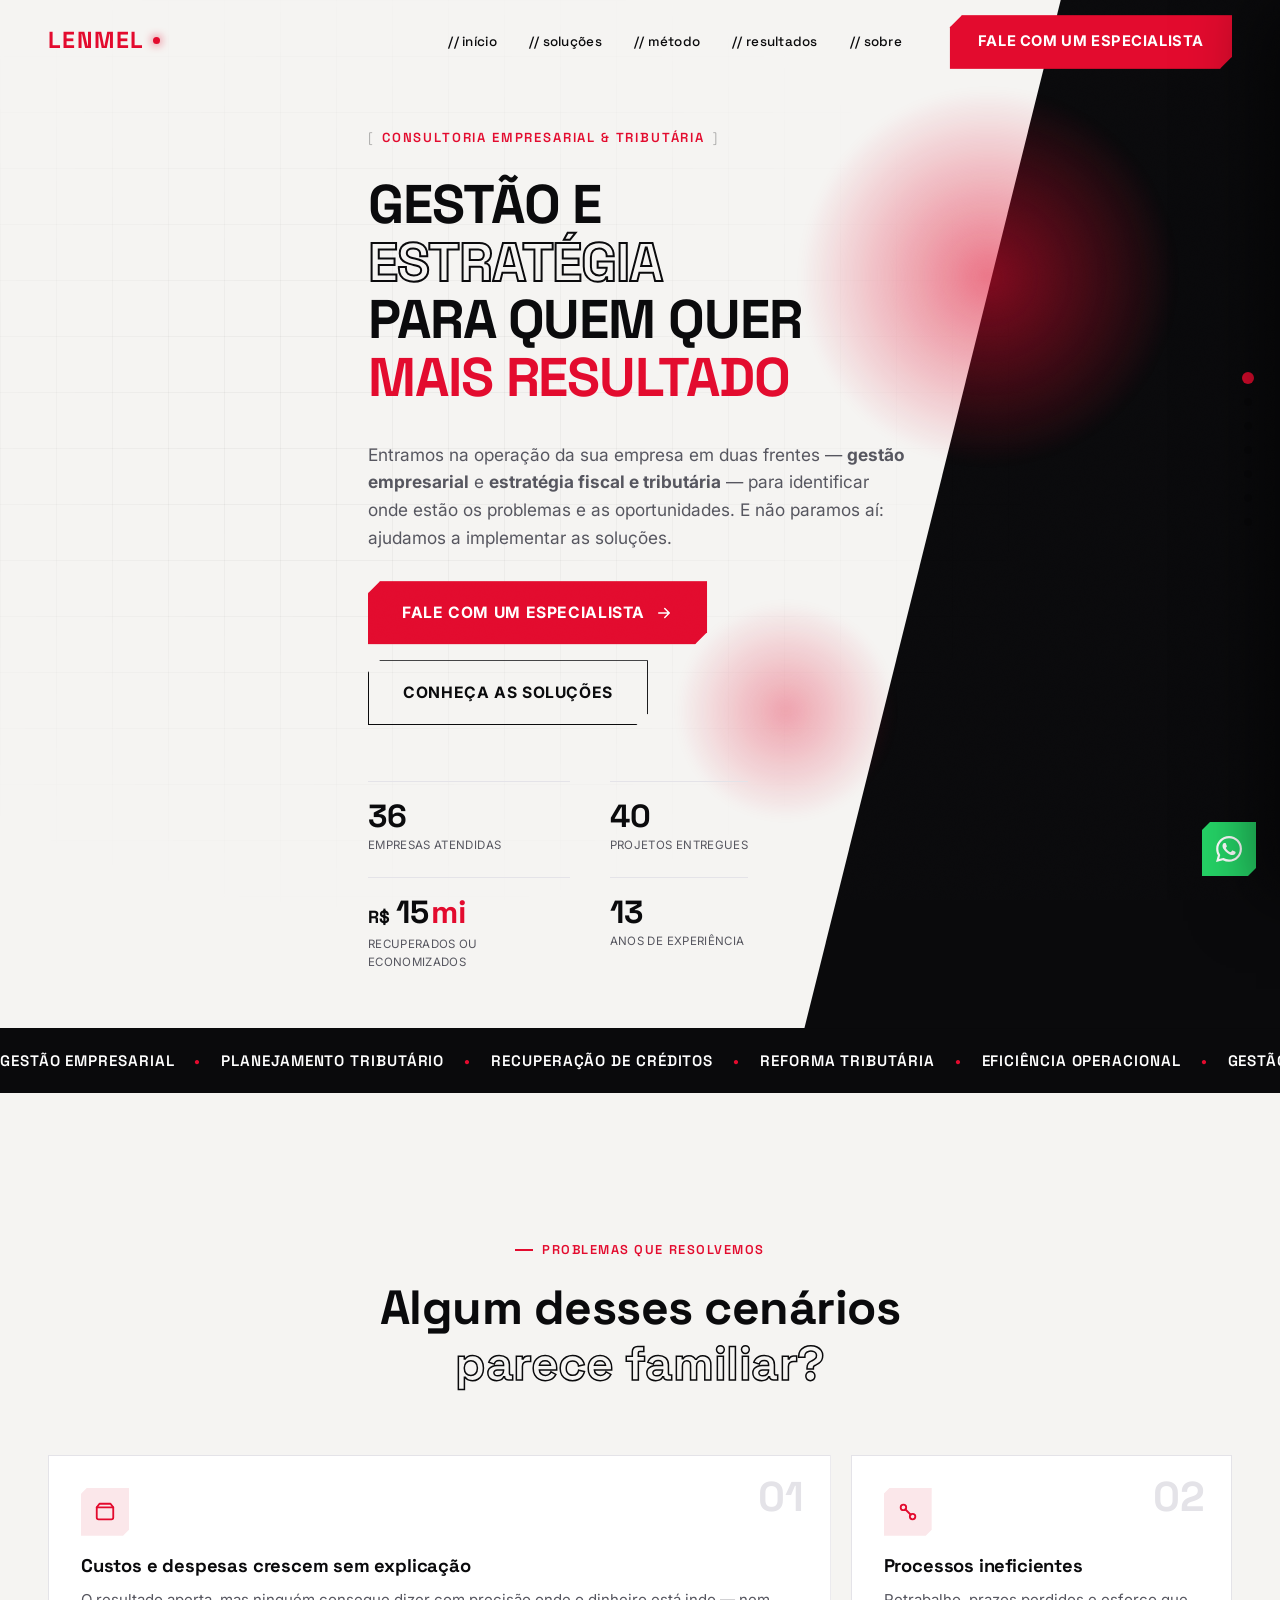
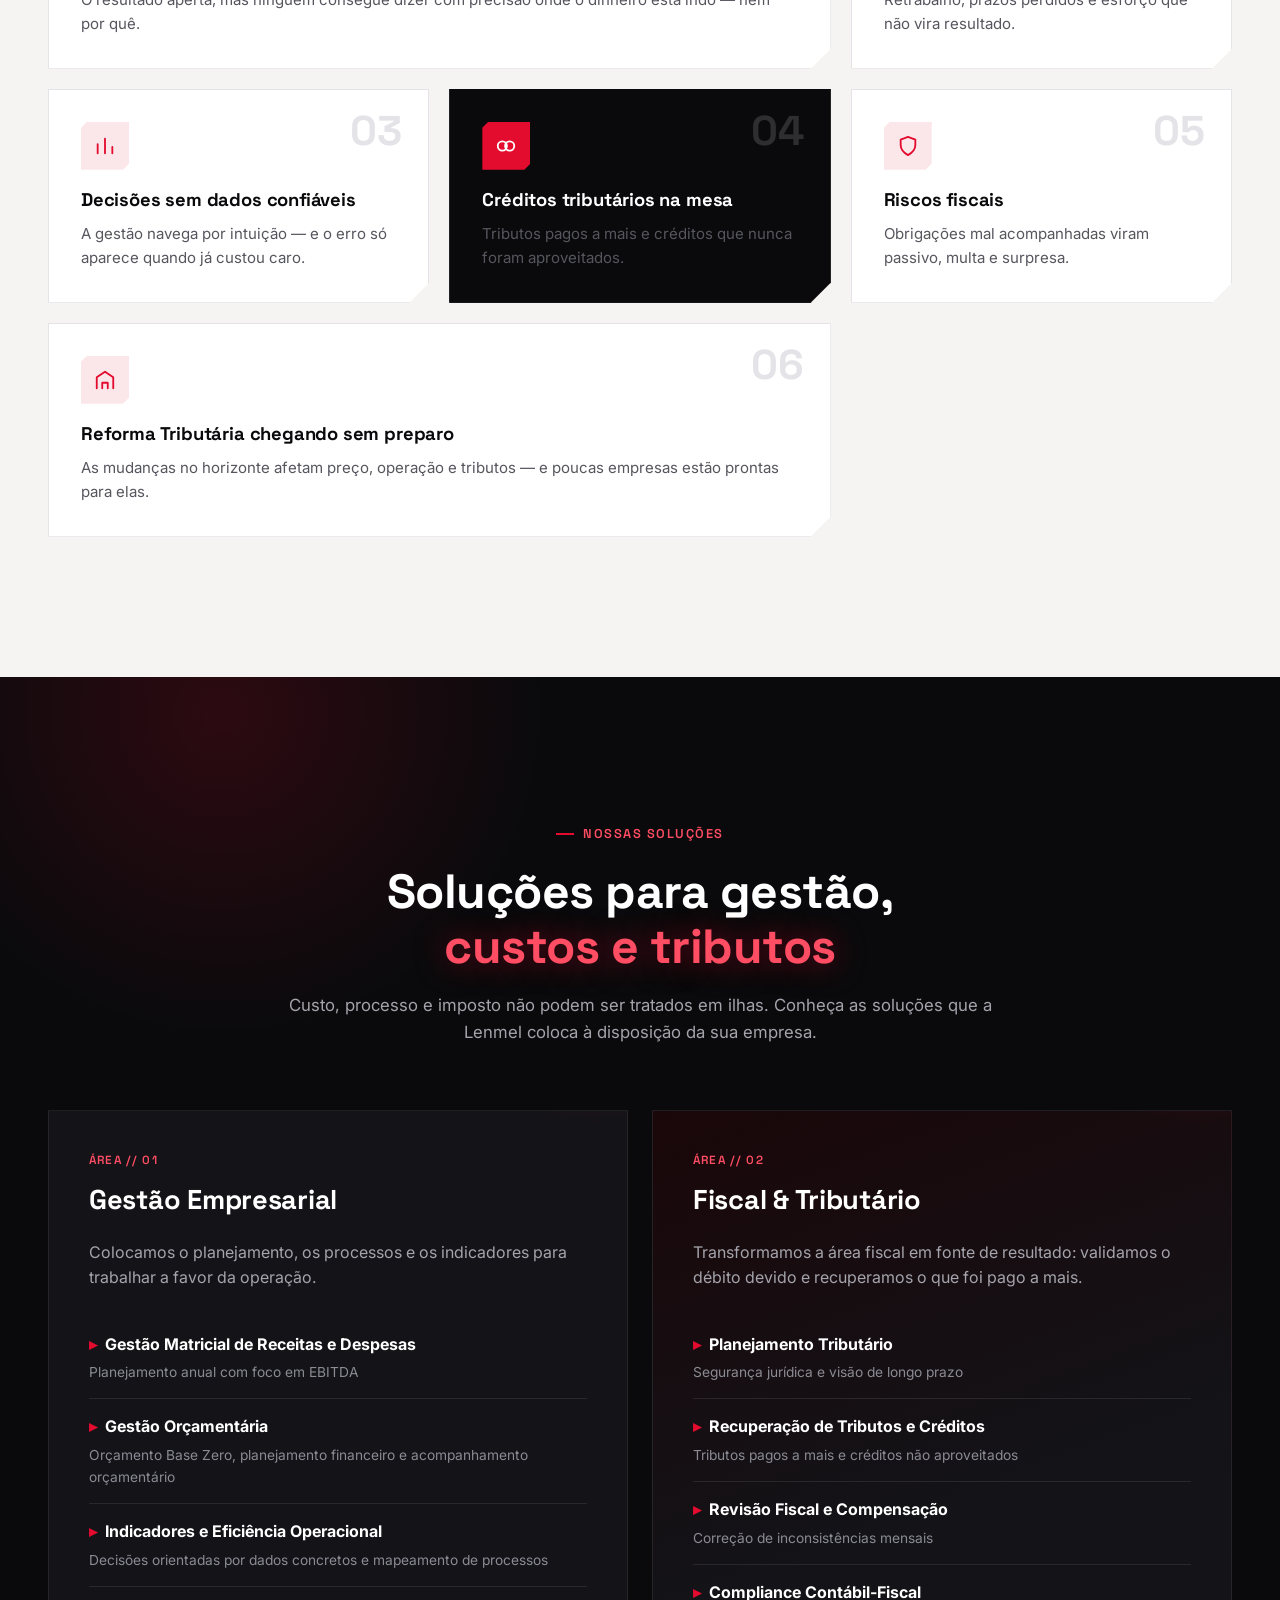
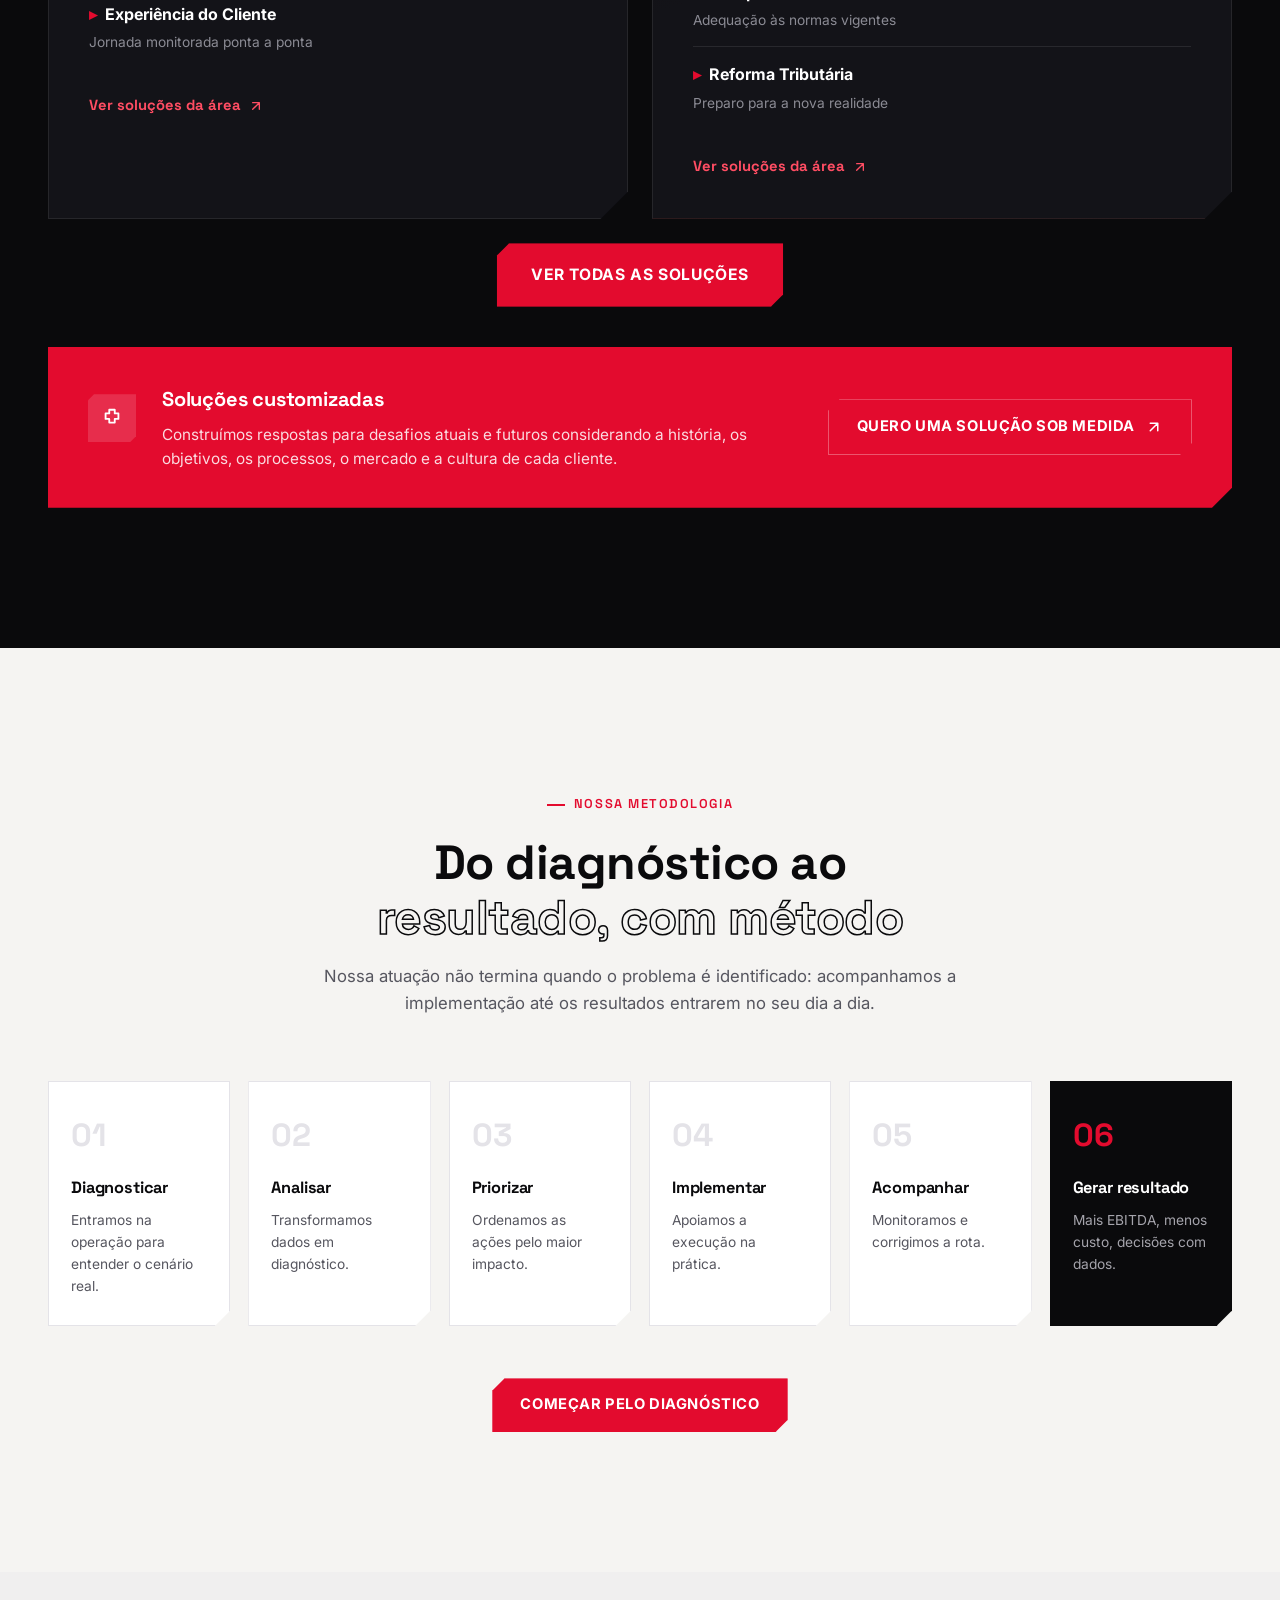
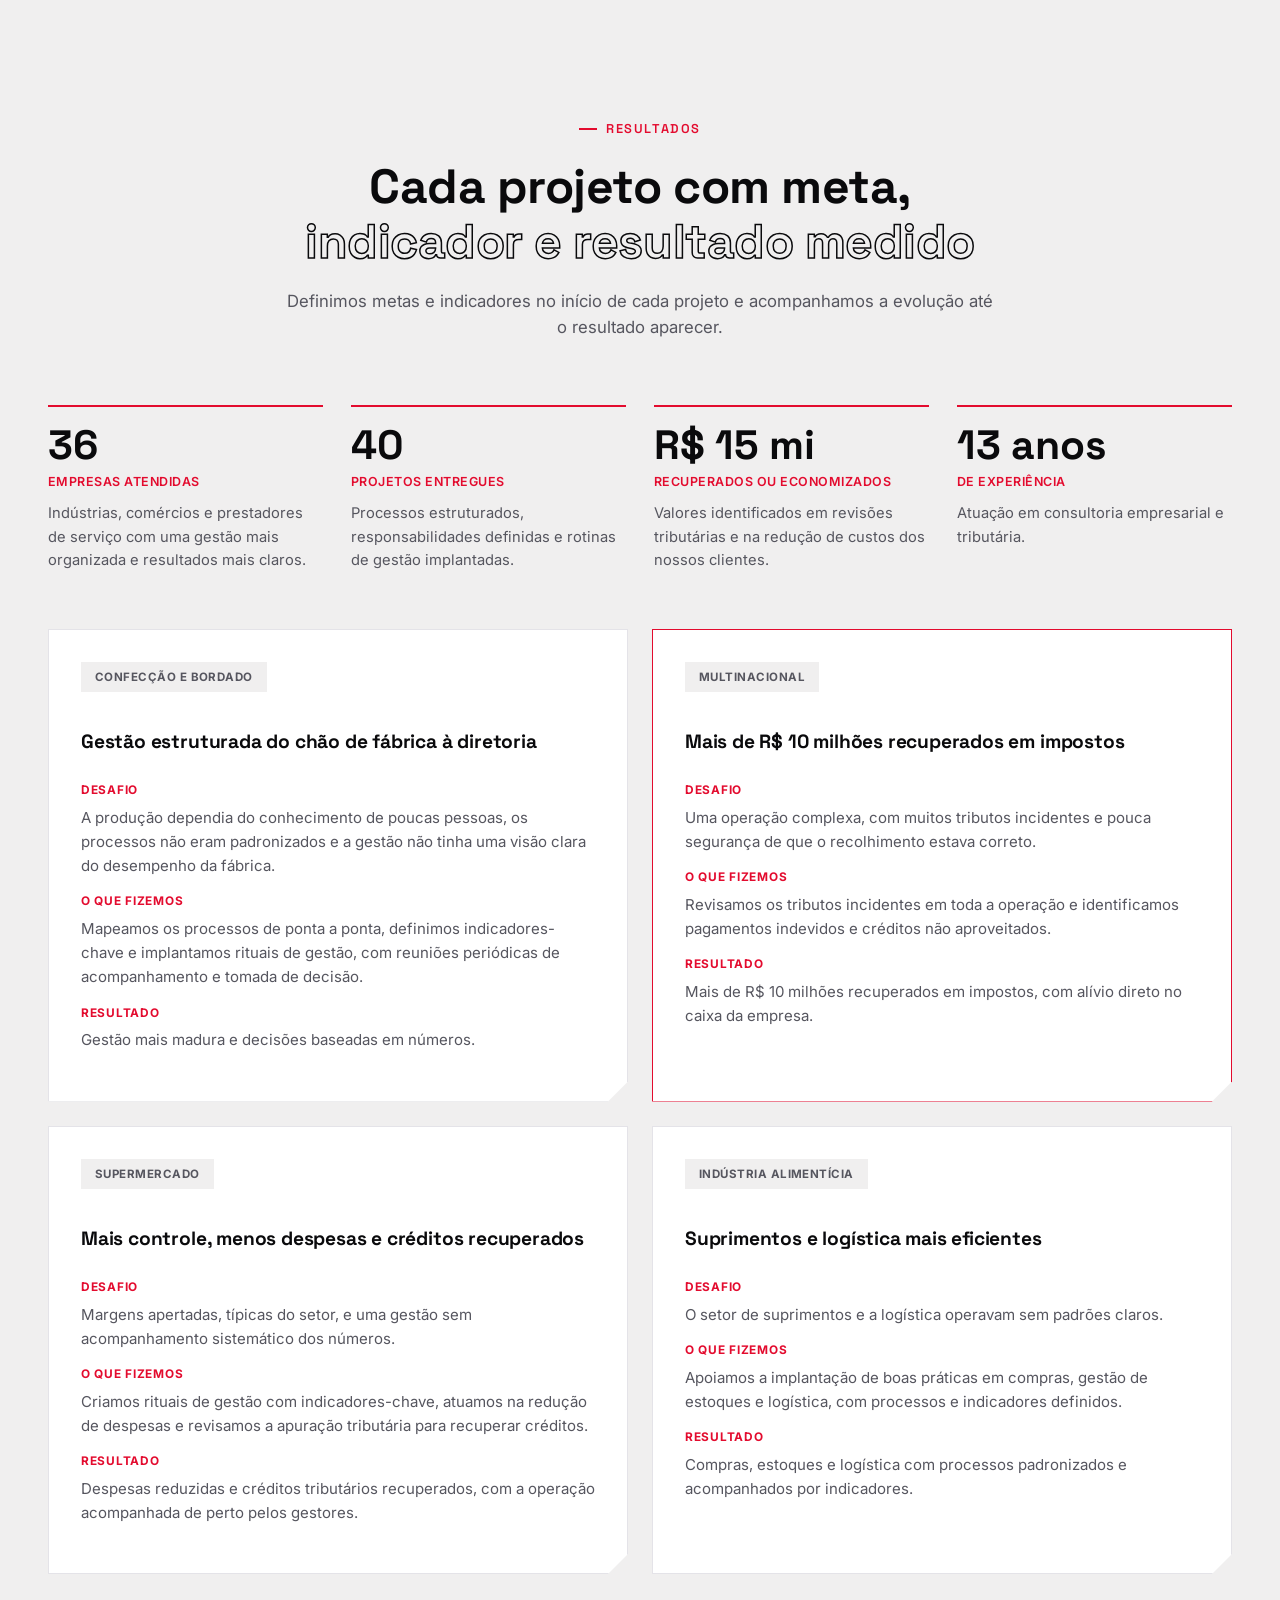
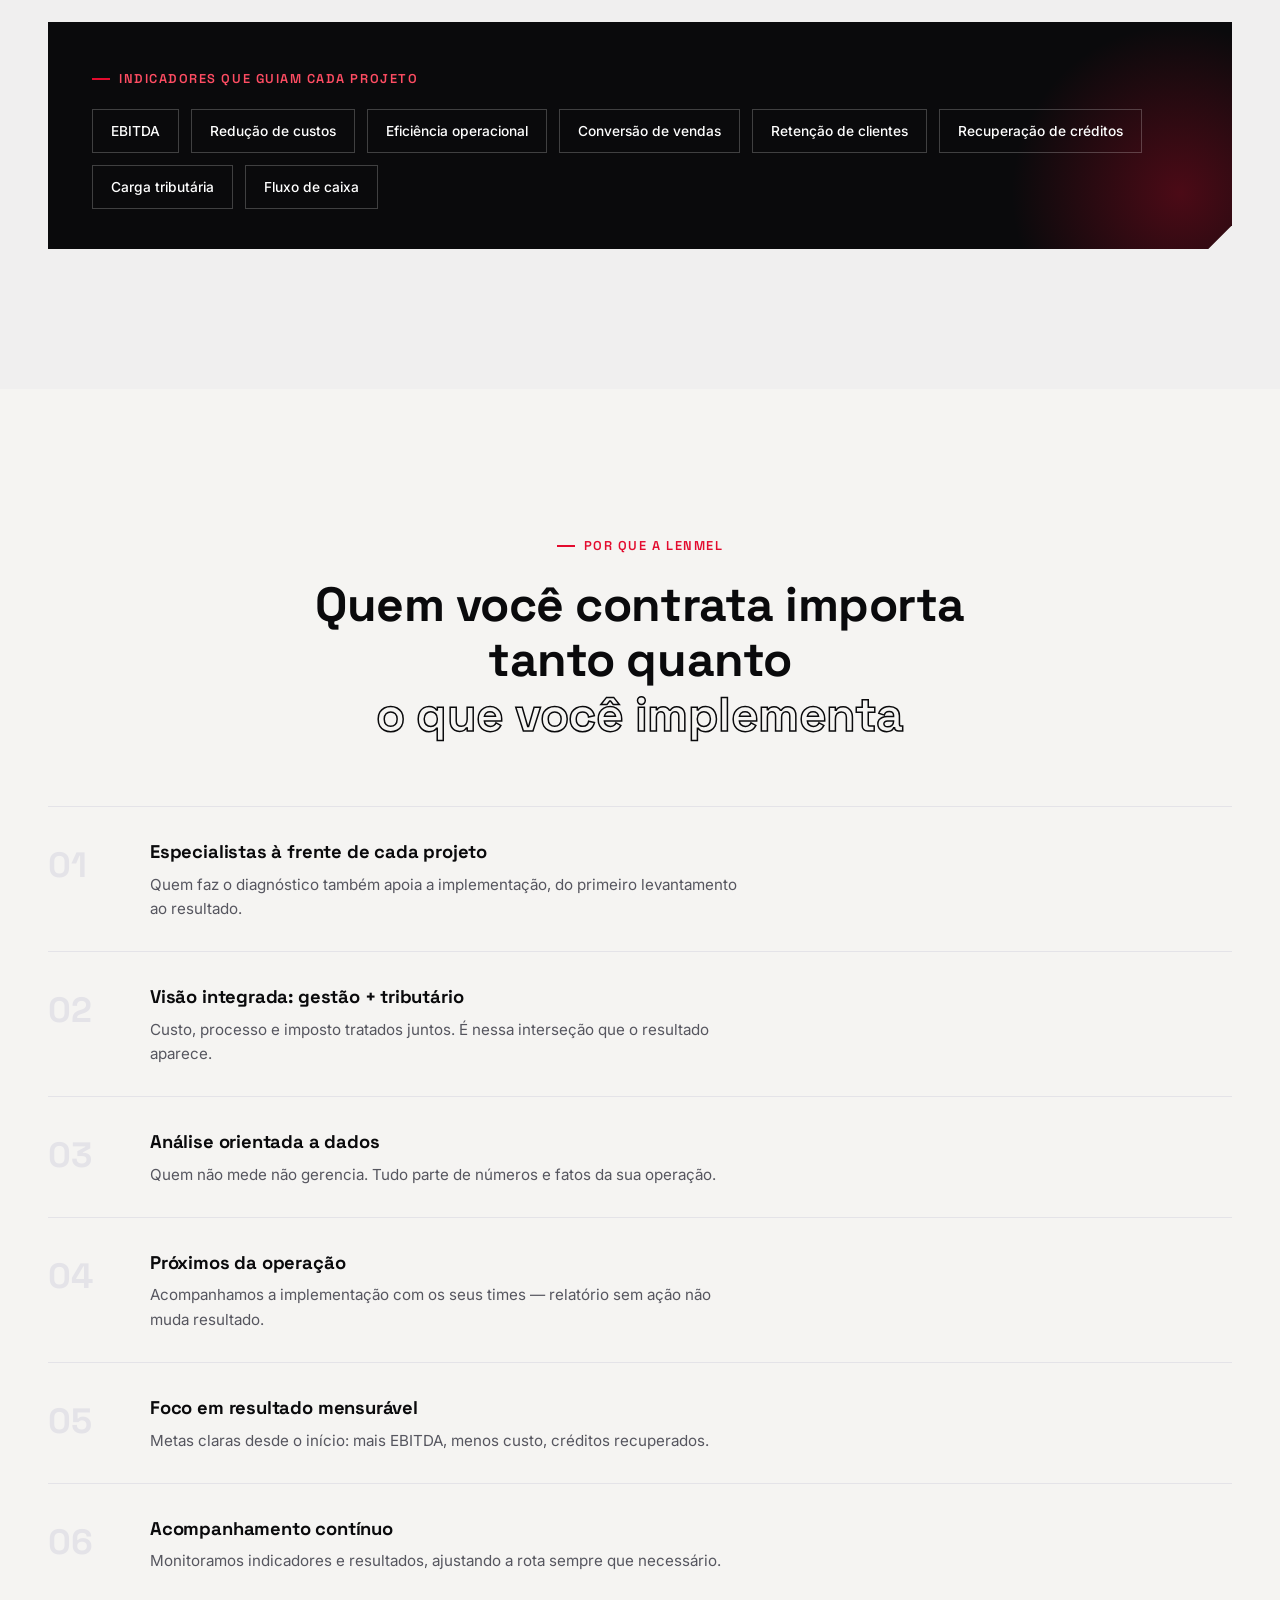
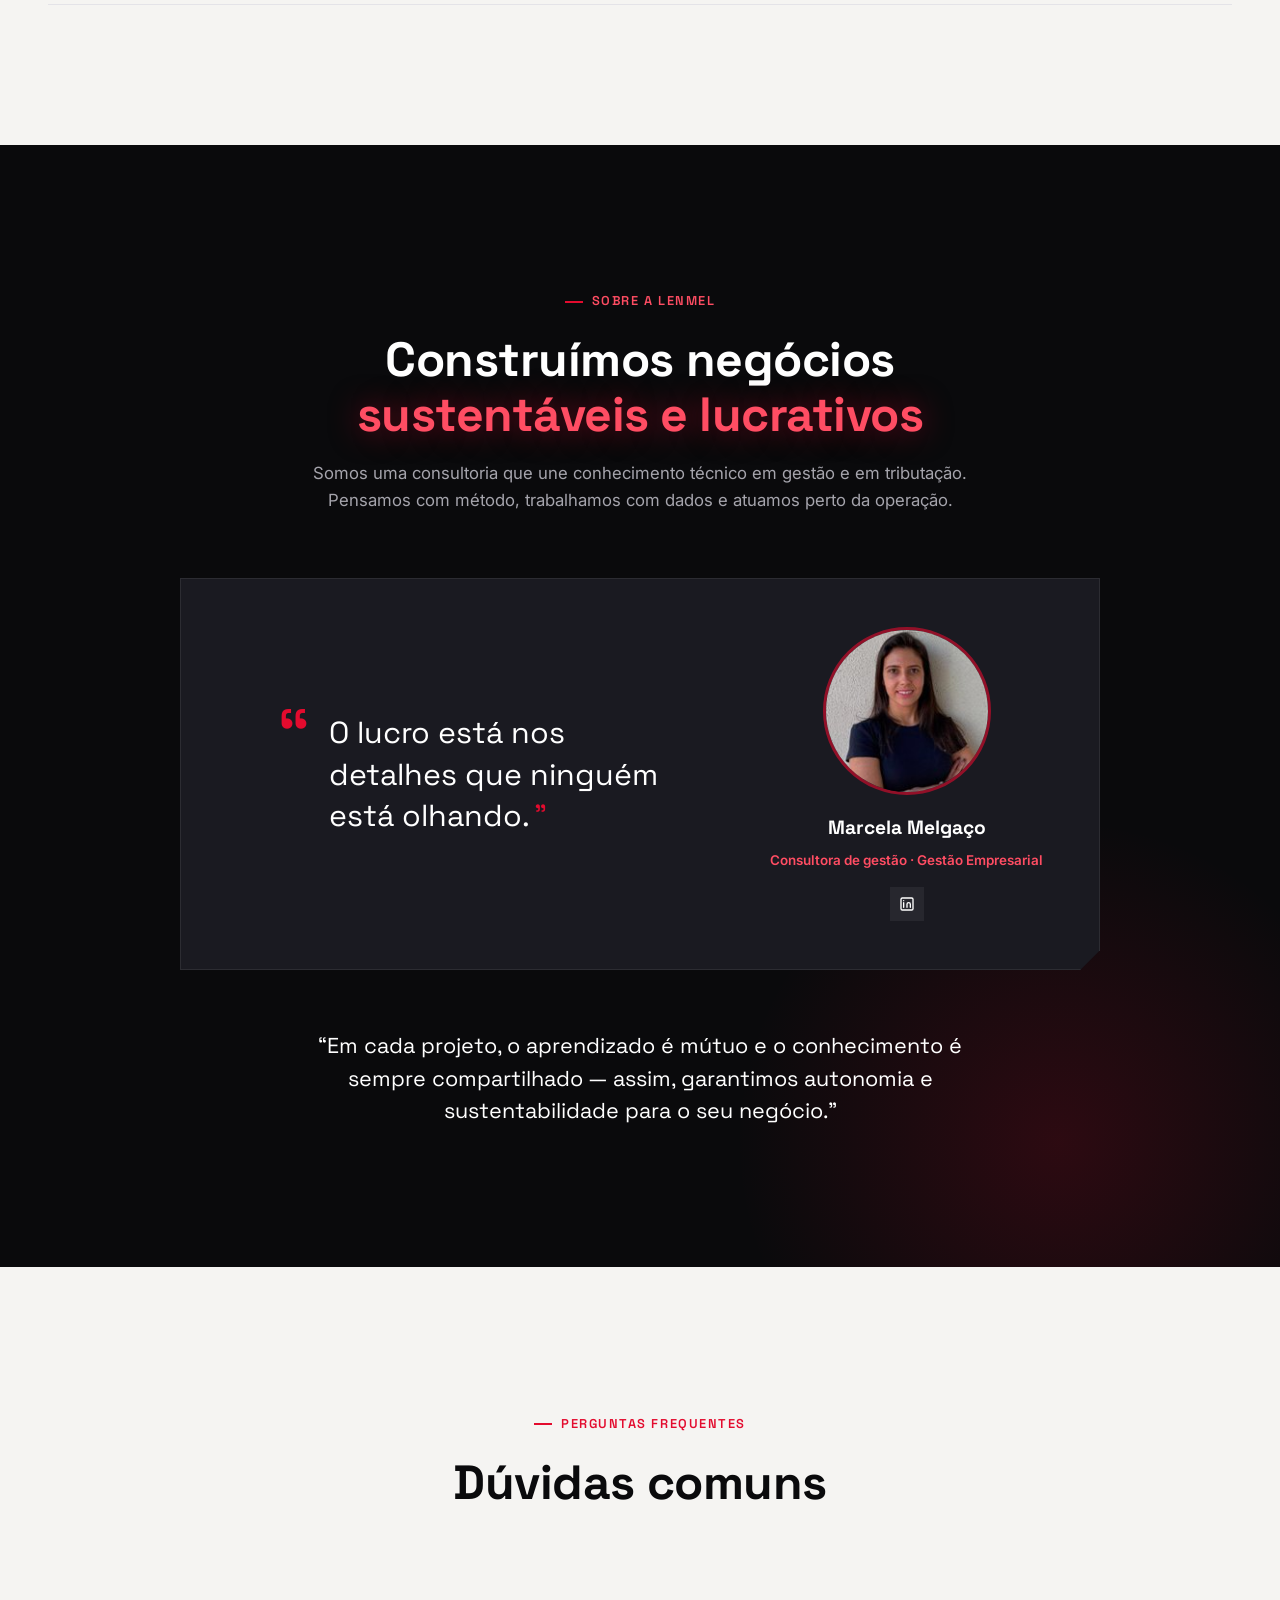
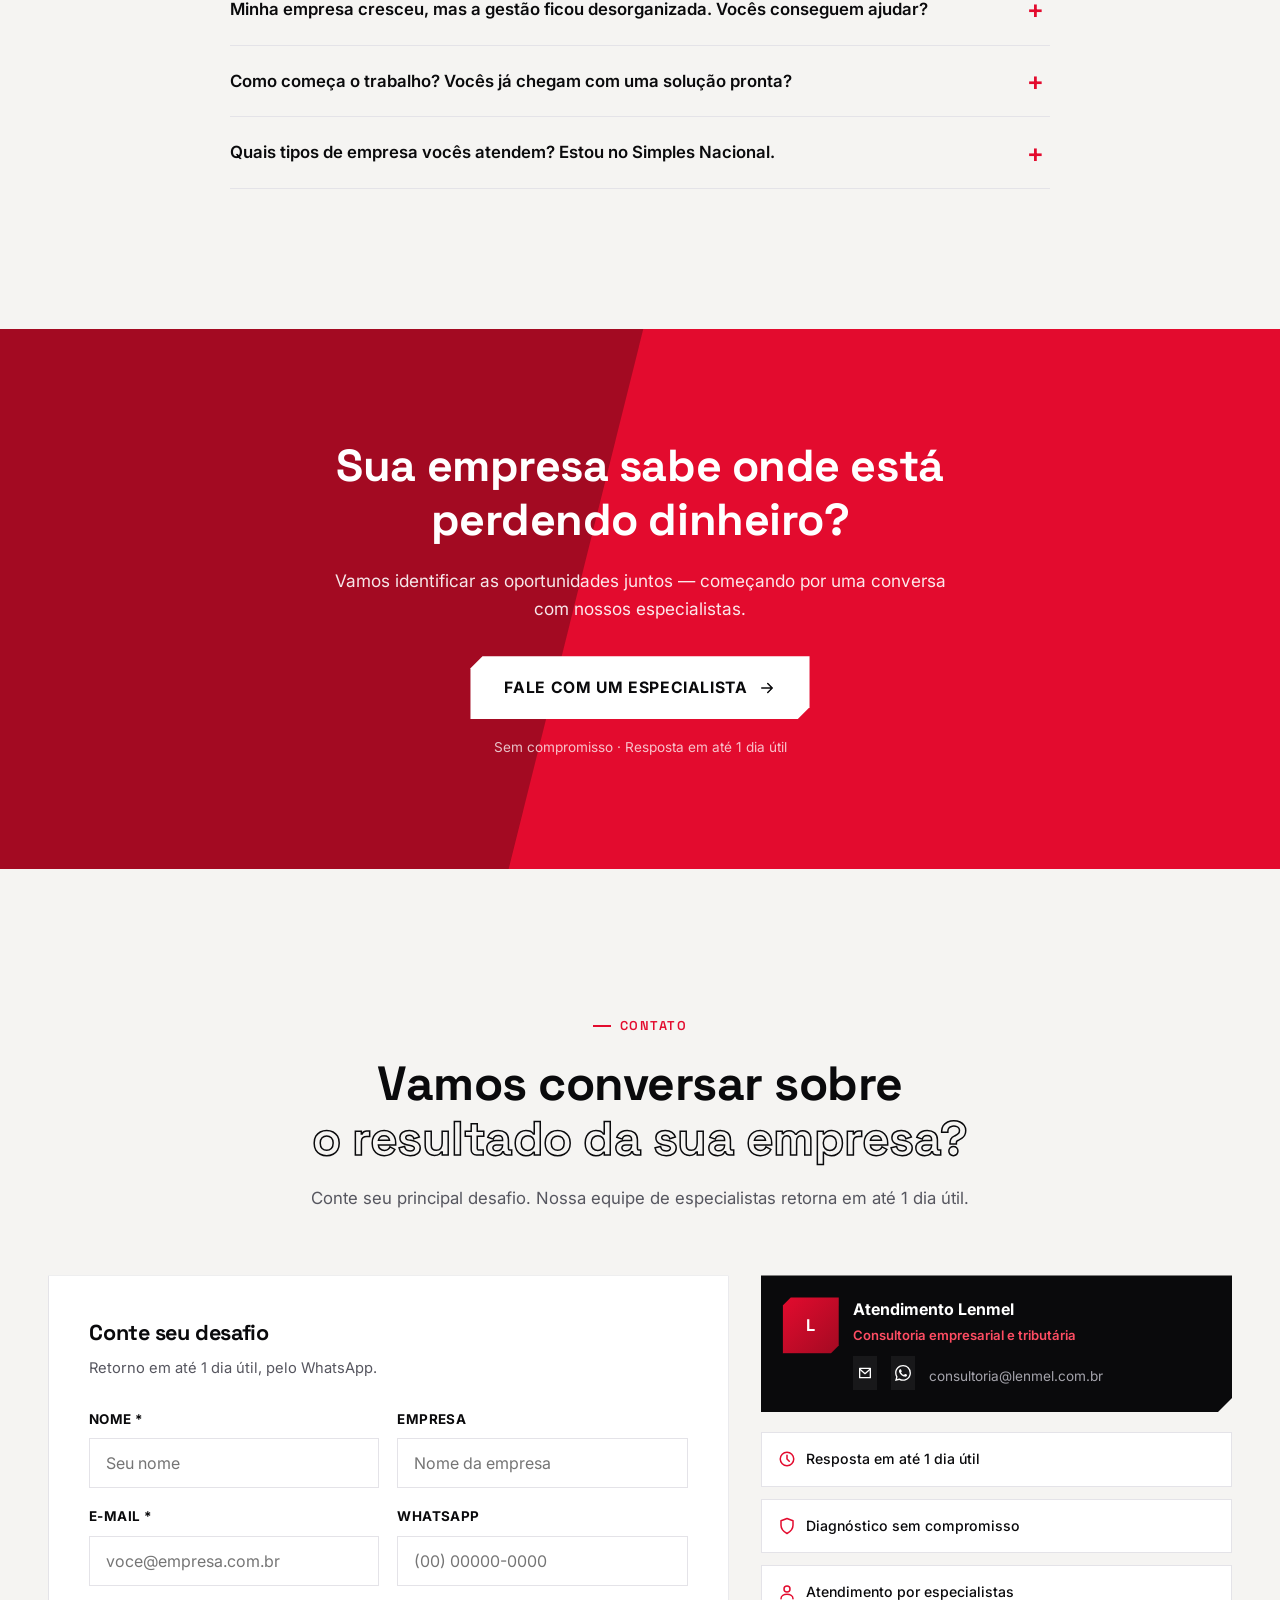
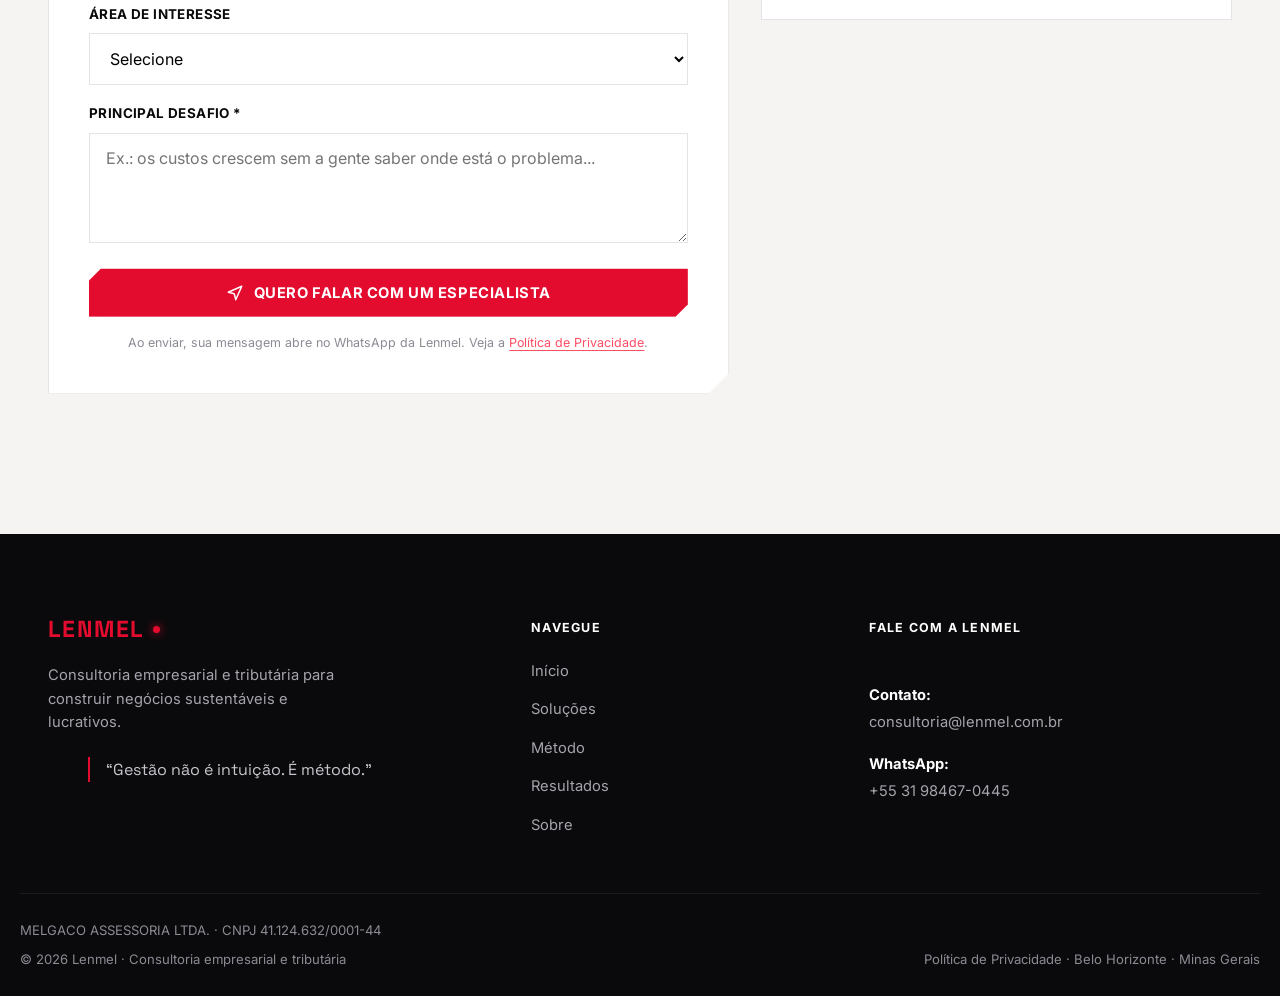
<file: index.html>
<!DOCTYPE html>
<html lang="pt-BR">

<head>
  <meta charset="UTF-8">
  <meta name="viewport" content="width=device-width, initial-scale=1.0">
  <title>Lenmel | Consultoria Empresarial e Tributária</title>
  <meta name="description"
    content="Gestão e estratégia para empresas que querem melhorar os resultados. Consultoria empresarial e tributária orientada a dados.">
  <meta name="theme-color" content="#0A0A0C">
  <meta property="og:type" content="website">
  <meta property="og:site_name" content="Lenmel">
  <meta property="og:locale" content="pt_BR">
  <meta property="og:title" content="Lenmel | Consultoria Empresarial e Tributária">
  <meta property="og:description" content="Gestão e estratégia para empresas que querem melhorar os resultados. Consultoria empresarial e tributária orientada a dados.">
  <meta property="og:url" content="https://www.lenmel.com.br/">
  <meta property="og:image" content="https://www.lenmel.com.br/og-image.png">
  <meta property="og:image:width" content="1200">
  <meta property="og:image:height" content="630">
  <meta name="twitter:card" content="summary_large_image">
  <link rel="canonical" href="https://www.lenmel.com.br/">
  <link rel="icon" href="favicon.svg" type="image/svg+xml">
  <link rel="icon" href="favicon.ico" sizes="any">
  <link rel="icon" href="favicon-32.png" type="image/png" sizes="32x32">
  <link rel="icon" href="favicon-16.png" type="image/png" sizes="16x16">
  <link rel="apple-touch-icon" href="apple-touch-icon.png">
  <link rel="preconnect" href="https://fonts.googleapis.com">
  <link rel="preconnect" href="https://fonts.gstatic.com" crossorigin>
  <link
    href="https://fonts.googleapis.com/css2?family=Space+Grotesk:wght@400;500;600;700&family=Inter:wght@400;500;600;700;800;900&display=swap"
    rel="stylesheet">
  <link rel="stylesheet" href="styles.css">
<script type="application/ld+json">{"@context": "https://schema.org", "@type": "ProfessionalService", "name": "Lenmel", "legalName": "MELGACO ASSESSORIA LTDA.", "taxID": "41.124.632/0001-44", "url": "https://www.lenmel.com.br/", "email": "consultoria@lenmel.com.br", "telephone": "+5531984670445", "description": "Consultoria empresarial e tributária: gestão de receitas e despesas, orçamento, eficiência operacional, planejamento tributário e recuperação de créditos.", "address": {"@type": "PostalAddress", "addressLocality": "Belo Horizonte", "addressRegion": "MG", "addressCountry": "BR"}, "areaServed": "BR"}</script>
<script type="application/ld+json">{"@context": "https://schema.org", "@type": "FAQPage", "mainEntity": [{"@type": "Question", "name": "Minha empresa cresceu, mas a gestão ficou desorganizada. Vocês conseguem ajudar?", "acceptedAnswer": {"@type": "Answer", "text": "Sim. É uma situação comum, principalmente em empresas familiares. Organizamos processos, definimos responsabilidades e criamos rotinas e indicadores de gestão, para que você tenha uma visão clara do negócio."}}, {"@type": "Question", "name": "Como começa o trabalho? Vocês já chegam com uma solução pronta?", "acceptedAnswer": {"@type": "Answer", "text": "Não. Começamos com uma conversa, presencial ou por vídeo, para entender a realidade da empresa. A partir daí identificamos os principais gargalos e as oportunidades de melhoria e propomos o caminho mais adequado."}}, {"@type": "Question", "name": "Quais tipos de empresa vocês atendem? Estou no Simples Nacional.", "acceptedAnswer": {"@type": "Answer", "text": "Atendemos empresas de diferentes portes e segmentos, como indústria, comércio e serviços, inclusive as optantes pelo Simples Nacional."}}]}</script>
</head>

<body>

  <div class="noise-overlay" aria-hidden="true"></div>
  <div class="scroll-progress" id="scroll-progress" aria-hidden="true"></div>

  <!-- ============================================================
     HEADER — fixo, angular, estilo "console"
     ============================================================ -->
  <header class="site-header" id="site-header">
    <div class="container header-inner">
      <a href="#inicio" class="brand" aria-label="Lenmel"><span class="brand-logo">LENMEL<i></i></span></a>
      <nav class="main-nav">
        <a href="#inicio" class="nav-link">// início</a>
        <a href="solucoes.html" class="nav-link">// soluções</a>
        <a href="#metodo" class="nav-link">// método</a>
        <a href="#resultados" class="nav-link">// resultados</a>
        <a href="#sobre" class="nav-link">// sobre</a>
      </nav>
      <a href="#contato" class="btn btn-primary header-cta js-open-specialist">Fale com um especialista</a>
      <button class="menu-toggle" id="menu-toggle" aria-label="Abrir menu" aria-expanded="false">
        <span></span><span></span><span></span>
      </button>
    </div>
  </header>

  <div class="mobile-nav" id="mobile-nav">
    <a href="#inicio" class="nav-link">Início</a>
    <a href="solucoes.html" class="nav-link">Soluções</a>
    <a href="#metodo" class="nav-link">Método</a>
    <a href="#resultados" class="nav-link">Resultados</a>
    <a href="#sobre" class="nav-link">Sobre</a>
    <a href="#contato" class="btn btn-primary mobile-cta js-open-specialist">Fale com um especialista</a>
  </div>
  <div class="mobile-nav-backdrop" id="mobile-nav-backdrop"></div>

  <!-- Indicador lateral de seção (estilo "console" gamer) -->
  <nav class="side-dots" aria-hidden="true">
    <a href="#inicio" data-label="Início"></a>
    <a href="#problemas" data-label="Problemas"></a>
    <a href="#solucoes" data-label="Soluções"></a>
    <a href="#metodo" data-label="Método"></a>
    <a href="#resultados" data-label="Resultados"></a>
    <a href="#sobre" data-label="Sobre"></a>
    <a href="#contato" data-label="Contato"></a>
  </nav>

  <main>

    <!-- ============================================================
     HERO — tipografia gigante, corte diagonal, glow neon vermelho
     ============================================================ -->
    <section class="hero" id="inicio">
      <div class="hero-diagonal" aria-hidden="true"></div>
      <div class="hero-glow hero-glow-1" aria-hidden="true"></div>
      <div class="hero-glow hero-glow-2" aria-hidden="true"></div>
      <div class="hero-grid" aria-hidden="true"></div>

      <div class="container hero-inner">
        <span class="tagline reveal">
          <span class="tagline-bracket">[</span>
          CONSULTORIA EMPRESARIAL &amp; TRIBUTÁRIA
          <span class="tagline-bracket">]</span>
        </span>

        <h1 class="hero-title reveal">
          <span class="line">GESTÃO E</span>
          <span class="line line-outline">ESTRATÉGIA</span>
          <span class="line">PARA QUEM QUER</span>
          <span class="line line-accent">MAIS <span class="glitch" data-text="RESULTADO">RESULTADO</span></span>
        </h1>

        <div class="hero-foot reveal reveal-delay-1">
          <p class="hero-lede">
            Entramos na operação da sua empresa em duas frentes — <strong>gestão
              empresarial</strong> e <strong>estratégia fiscal e tributária</strong> — para
            identificar onde estão os problemas e as oportunidades. E não paramos
            aí: ajudamos a implementar as soluções.
          </p>
          <div class="hero-actions">
            <a href="#contato" class="btn btn-primary btn-lg magnetic js-open-specialist">
              <span>Fale com um especialista</span>
              <svg viewBox="0 0 24 24" class="icon-arrow">
                <path d="M5 12h14M13 6l6 6-6 6" />
              </svg>
            </a>
            <a href="solucoes.html" class="btn btn-outline btn-lg magnetic">Conheça as soluções</a>
          </div>
        </div>

        <div class="hero-stats reveal reveal-delay-2">
          <div class="stat">
            <span class="stat-num" data-count="36">0</span>
            <span class="stat-label">Empresas atendidas</span>
          </div>
          <div class="stat">
            <span class="stat-num" data-count="40">0</span>
            <span class="stat-label">Projetos entregues</span>
          </div>
          <div class="stat">
            <span class="stat-num-row"><span class="stat-prefix">R$</span><span class="stat-num" data-count="15">0</span><span class="stat-suffix">mi</span></span>
            <span class="stat-label">Recuperados ou economizados</span>
          </div>
          <div class="stat">
            <span class="stat-num" data-count="13">0</span>
            <span class="stat-label">Anos de experiência</span>
          </div>
        </div>
      </div>

      <div class="hero-marquee" aria-hidden="true">
        <div class="marquee-track">
          <span>GESTÃO EMPRESARIAL</span><span>•</span>
          <span>PLANEJAMENTO TRIBUTÁRIO</span><span>•</span>
          <span>RECUPERAÇÃO DE CRÉDITOS</span><span>•</span>
          <span>REFORMA TRIBUTÁRIA</span><span>•</span>
          <span>EFICIÊNCIA OPERACIONAL</span><span>•</span>
          <span>GESTÃO EMPRESARIAL</span><span>•</span>
          <span>PLANEJAMENTO TRIBUTÁRIO</span><span>•</span>
          <span>RECUPERAÇÃO DE CRÉDITOS</span><span>•</span>
          <span>REFORMA TRIBUTÁRIA</span><span>•</span>
          <span>EFICIÊNCIA OPERACIONAL</span><span>•</span>
        </div>
      </div>
    </section>

    <!-- ============================================================
     PROBLEMAS — bento grid assimétrico
     ============================================================ -->
    <section class="section" id="problemas">
      <div class="container">
        <div class="section-head reveal">
          <span class="eyebrow"><i></i>Problemas que resolvemos</span>
          <h2>Algum desses cenários<br><span class="text-outline">parece familiar?</span></h2>
        </div>

        <div class="bento reveal-group">
          <article class="bento-card bento-lg reveal">
            <div class="bento-index">01</div>
            <span class="card-icon"><svg viewBox="0 0 24 24">
                <path d="M3 7h18v11a2 2 0 0 1-2 2H5a2 2 0 0 1-2-2Z" />
                <path d="M3 7l3-4h12l3 4" />
              </svg></span>
            <h3>Custos e despesas crescem sem explicação</h3>
            <p>O resultado aperta, mas ninguém consegue dizer com precisão onde o dinheiro está indo — nem por quê.</p>
          </article>

          <article class="bento-card reveal">
            <div class="bento-index">02</div>
            <span class="card-icon"><svg viewBox="0 0 24 24">
                <circle cx="7" cy="7" r="3" />
                <circle cx="17" cy="17" r="3" />
                <path d="M9 9l6 6" />
              </svg></span>
            <h3>Processos ineficientes</h3>
            <p>Retrabalho, prazos perdidos e esforço que não vira resultado.</p>
          </article>

          <article class="bento-card reveal">
            <div class="bento-index">03</div>
            <span class="card-icon"><svg viewBox="0 0 24 24">
                <path d="M4 20V10M12 20V4M20 20v-7" />
              </svg></span>
            <h3>Decisões sem dados confiáveis</h3>
            <p>A gestão navega por intuição — e o erro só aparece quando já custou caro.</p>
          </article>

          <article class="bento-card bento-accent reveal">
            <div class="bento-index">04</div>
            <span class="card-icon"><svg viewBox="0 0 24 24">
                <circle cx="8" cy="12" r="5" />
                <circle cx="16" cy="12" r="5" />
              </svg></span>
            <h3>Créditos tributários na mesa</h3>
            <p>Tributos pagos a mais e créditos que nunca foram aproveitados.</p>
          </article>

          <article class="bento-card reveal">
            <div class="bento-index">05</div>
            <span class="card-icon"><svg viewBox="0 0 24 24">
                <path d="M12 2 4 5v6c0 5 3.5 8.5 8 11 4.5-2.5 8-6 8-11V5Z" />
              </svg></span>
            <h3>Riscos fiscais</h3>
            <p>Obrigações mal acompanhadas viram passivo, multa e surpresa.</p>
          </article>

          <article class="bento-card bento-lg reveal">
            <div class="bento-index">06</div>
            <span class="card-icon"><svg viewBox="0 0 24 24">
                <path d="M3 21V9l9-6 9 6v12" />
                <path d="M9 21v-6h6v6" />
              </svg></span>
            <h3>Reforma Tributária chegando sem preparo</h3>
            <p>As mudanças no horizonte afetam preço, operação e tributos — e poucas empresas estão prontas para elas.
            </p>
          </article>
        </div>
      </div>
    </section>

    <!-- ============================================================
     SOLUÇÕES — painéis estilo "cartucho" com toggle
     ============================================================ -->
    <section class="section section-dark" id="solucoes">
      <div class="dark-glow" aria-hidden="true"></div>
      <div class="container">
        <div class="section-head reveal">
          <span class="eyebrow eyebrow-light"><i></i>Nossas soluções</span>
          <h2 class="text-light">Soluções para gestão,<br><span class="text-accent-glow">custos e tributos</span></h2>
          <p class="text-muted-light">Custo, processo e imposto não podem ser tratados em ilhas. Conheça as soluções que a Lenmel coloca à disposição da sua empresa.</p>
        </div>
        <div class="panels reveal-group">
          <article class="panel reveal">
            <div class="panel-glow"></div>
            <div class="panel-head">
              <span class="panel-tag">ÁREA // 01</span>
              <h3>Gestão Empresarial</h3>
            </div>
            <p class="panel-lede">Colocamos o planejamento, os processos e os indicadores para trabalhar a favor da operação.</p>
            <ul class="panel-list">
              <li><a href="solucao-gestao-matricial-receitas-despesas.html"><strong>Gestão Matricial de Receitas e Despesas</strong><span>Planejamento anual com foco em EBITDA</span></a></li>
              <li><a href="solucao-gestao-orcamentaria.html"><strong>Gestão Orçamentária</strong><span>Orçamento Base Zero, planejamento financeiro e acompanhamento orçamentário</span></a></li>
              <li><a href="solucao-indicadores-eficiencia-operacional.html"><strong>Indicadores e Eficiência Operacional</strong><span>Decisões orientadas por dados concretos e mapeamento de processos</span></a></li>
              <li><a href="solucao-experiencia-do-cliente.html"><strong>Experiência do Cliente</strong><span>Jornada monitorada ponta a ponta</span></a></li>
            </ul>
            <a href="solucoes.html#gestao-empresarial" class="link-arrow">Ver soluções da área <svg viewBox="0 0 24 24"><path d="M7 17 17 7M7 7h10v10" /></svg></a>
          </article>

          <article class="panel panel-red reveal">
            <div class="panel-glow"></div>
            <div class="panel-head">
              <span class="panel-tag">ÁREA // 02</span>
              <h3>Fiscal & Tributário</h3>
            </div>
            <p class="panel-lede">Transformamos a área fiscal em fonte de resultado: validamos o débito devido e recuperamos o que foi pago a mais.</p>
            <ul class="panel-list">
              <li><a href="solucao-planejamento-tributario.html"><strong>Planejamento Tributário</strong><span>Segurança jurídica e visão de longo prazo</span></a></li>
              <li><a href="solucao-recuperacao-tributos-creditos.html"><strong>Recuperação de Tributos e Créditos</strong><span>Tributos pagos a mais e créditos não aproveitados</span></a></li>
              <li><a href="solucao-revisao-fiscal-compensacao.html"><strong>Revisão Fiscal e Compensação</strong><span>Correção de inconsistências mensais</span></a></li>
              <li><a href="solucao-compliance-contabil-fiscal.html"><strong>Compliance Contábil-Fiscal</strong><span>Adequação às normas vigentes</span></a></li>
              <li><a href="solucao-reforma-tributaria.html"><strong>Reforma Tributária</strong><span>Preparo para a nova realidade</span></a></li>
            </ul>
            <a href="solucoes.html#fiscal-tributario" class="link-arrow">Ver soluções da área <svg viewBox="0 0 24 24"><path d="M7 17 17 7M7 7h10v10" /></svg></a>
          </article>

        </div>
        <div class="section-cta reveal"><a href="solucoes.html" class="btn btn-primary btn-lg magnetic">Ver todas as soluções</a></div>
        <div class="custom-solution reveal">
          <span class="card-icon card-icon-light"><svg viewBox="0 0 24 24"><path d="M9 3h6v4h4v6h-4v4H9v-4H5V7h4Z" /></svg></span>
          <div class="custom-solution-copy">
            <h3>Soluções customizadas</h3>
            <p>Construímos respostas para desafios atuais e futuros considerando a história, os objetivos, os processos, o mercado e a cultura de cada cliente.</p>
          </div>
          <a href="#contato" class="btn btn-outline-light custom-solution-cta js-open-specialist">Quero uma solução sob medida <svg viewBox="0 0 24 24"><path d="M7 17 17 7M7 7h10v10" /></svg></a>
        </div>
      </div>
    </section>

    <!-- ============================================================
     MÉTODO — trilho horizontal com scroll snap
     ============================================================ -->
    <section class="section" id="metodo">
      <div class="container">
        <div class="section-head reveal">
          <span class="eyebrow"><i></i>Nossa metodologia</span>
          <h2>Do diagnóstico ao<br><span class="text-outline">resultado, com método</span></h2>
          <p>Nossa atuação não termina quando o problema é identificado: acompanhamos a implementação até os resultados
            entrarem no seu dia a dia.</p>
        </div>

        <ol class="method-rail reveal-group">
          <li class="method-step reveal"><span class="method-num">01</span>
            <h3>Diagnosticar</h3>
            <p>Entramos na operação para entender o cenário real.</p>
          </li>
          <li class="method-step reveal"><span class="method-num">02</span>
            <h3>Analisar</h3>
            <p>Transformamos dados em diagnóstico.</p>
          </li>
          <li class="method-step reveal"><span class="method-num">03</span>
            <h3>Priorizar</h3>
            <p>Ordenamos as ações pelo maior impacto.</p>
          </li>
          <li class="method-step reveal"><span class="method-num">04</span>
            <h3>Implementar</h3>
            <p>Apoiamos a execução na prática.</p>
          </li>
          <li class="method-step reveal"><span class="method-num">05</span>
            <h3>Acompanhar</h3>
            <p>Monitoramos e corrigimos a rota.</p>
          </li>
          <li class="method-step method-step-final reveal"><span class="method-num">06</span>
            <h3>Gerar resultado</h3>
            <p>Mais EBITDA, menos custo, decisões com dados.</p>
          </li>
        </ol>

        <div class="timeline-cta reveal">
          <a href="#contato" class="btn btn-primary magnetic">Começar pelo diagnóstico</a>
        </div>
      </div>
    </section>

    <!-- ============================================================
     RESULTADOS & CASES
     ============================================================ -->
    <section class="section section-tint" id="resultados">
      <div class="container">
        <div class="section-head reveal">
          <span class="eyebrow"><i></i>Resultados</span>
          <h2>Cada projeto com meta,<br><span class="text-outline">indicador e resultado medido</span></h2>
          <p>Definimos metas e indicadores no início de cada projeto e acompanhamos a evolução até o resultado aparecer.</p>
        </div>
        <ul class="results-numbers reveal-group">
          <li class="reveal"><strong>36</strong><span>empresas atendidas</span><p>Indústrias, comércios e prestadores de serviço com uma gestão mais organizada e resultados mais claros.</p></li>
          <li class="reveal"><strong>40</strong><span>projetos entregues</span><p>Processos estruturados, responsabilidades definidas e rotinas de gestão implantadas.</p></li>
          <li class="reveal"><strong>R$ 15 mi</strong><span>recuperados ou economizados</span><p>Valores identificados em revisões tributárias e na redução de custos dos nossos clientes.</p></li>
          <li class="reveal"><strong>13 anos</strong><span>de experiência</span><p>Atuação em consultoria empresarial e tributária.</p></li>
        </ul>

        <div class="case-grid reveal-group">
          <article class="case-card reveal">
            <span class="pill pill-neutral">Confecção e bordado</span>
            <h3>Gestão estruturada do chão de fábrica à diretoria</h3>
            <dl>
              <dt>Desafio</dt><dd>A produção dependia do conhecimento de poucas pessoas, os processos não eram padronizados e a gestão não tinha uma visão clara do desempenho da fábrica.</dd>
              <dt>O que fizemos</dt><dd>Mapeamos os processos de ponta a ponta, definimos indicadores-chave e implantamos rituais de gestão, com reuniões periódicas de acompanhamento e tomada de decisão.</dd>
              <dt>Resultado</dt><dd>Gestão mais madura e decisões baseadas em números.</dd>
            </dl>
          </article>
          <article class="case-card case-card-accent reveal">
            <span class="pill pill-neutral">Multinacional</span>
            <h3>Mais de R$ 10 milhões recuperados em impostos</h3>
            <dl>
              <dt>Desafio</dt><dd>Uma operação complexa, com muitos tributos incidentes e pouca segurança de que o recolhimento estava correto.</dd>
              <dt>O que fizemos</dt><dd>Revisamos os tributos incidentes em toda a operação e identificamos pagamentos indevidos e créditos não aproveitados.</dd>
              <dt>Resultado</dt><dd>Mais de R$ 10 milhões recuperados em impostos, com alívio direto no caixa da empresa.</dd>
            </dl>
          </article>
          <article class="case-card reveal">
            <span class="pill pill-neutral">Supermercado</span>
            <h3>Mais controle, menos despesas e créditos recuperados</h3>
            <dl>
              <dt>Desafio</dt><dd>Margens apertadas, típicas do setor, e uma gestão sem acompanhamento sistemático dos números.</dd>
              <dt>O que fizemos</dt><dd>Criamos rituais de gestão com indicadores-chave, atuamos na redução de despesas e revisamos a apuração tributária para recuperar créditos.</dd>
              <dt>Resultado</dt><dd>Despesas reduzidas e créditos tributários recuperados, com a operação acompanhada de perto pelos gestores.</dd>
            </dl>
          </article>
          <article class="case-card reveal">
            <span class="pill pill-neutral">Indústria alimentícia</span>
            <h3>Suprimentos e logística mais eficientes</h3>
            <dl>
              <dt>Desafio</dt><dd>O setor de suprimentos e a logística operavam sem padrões claros.</dd>
              <dt>O que fizemos</dt><dd>Apoiamos a implantação de boas práticas em compras, gestão de estoques e logística, com processos e indicadores definidos.</dd>
              <dt>Resultado</dt><dd>Compras, estoques e logística com processos padronizados e acompanhados por indicadores.</dd>
            </dl>
          </article>
        </div>

        <div class="indicators-card reveal">
          <span class="eyebrow eyebrow-light"><i></i>Indicadores que guiam cada projeto</span>
          <ul class="pill-tags">
            <li>EBITDA</li>
            <li>Redução de custos</li>
            <li>Eficiência operacional</li>
            <li>Conversão de vendas</li>
            <li>Retenção de clientes</li>
            <li>Recuperação de créditos</li>
            <li>Carga tributária</li>
            <li>Fluxo de caixa</li>
          </ul>
        </div>
      </div>
    </section>

    <!-- ============================================================
     POR QUE A LENMEL — lista com número gigante em outline
     ============================================================ -->
    <section class="section">
      <div class="container">
        <div class="section-head reveal">
          <span class="eyebrow"><i></i>Por que a Lenmel</span>
          <h2>Quem você contrata importa tanto quanto<br><span class="text-outline">o que você implementa</span></h2>
        </div>

        <div class="why-list reveal-group">
          <div class="why-row reveal"><span class="why-num">01</span>
            <div>
              <h3>Especialistas à frente de cada projeto</h3>
              <p>Quem faz o diagnóstico também apoia a implementação, do primeiro levantamento ao resultado.</p>
            </div>
          </div>
          <div class="why-row reveal"><span class="why-num">02</span>
            <div>
              <h3>Visão integrada: gestão + tributário</h3>
              <p>Custo, processo e imposto tratados juntos. É nessa interseção que o resultado aparece.</p>
            </div>
          </div>
          <div class="why-row reveal"><span class="why-num">03</span>
            <div>
              <h3>Análise orientada a dados</h3>
              <p>Quem não mede não gerencia. Tudo parte de números e fatos da sua operação.</p>
            </div>
          </div>
          <div class="why-row reveal"><span class="why-num">04</span>
            <div>
              <h3>Próximos da operação</h3>
              <p>Acompanhamos a implementação com os seus times — relatório sem ação não muda resultado.</p>
            </div>
          </div>
          <div class="why-row reveal"><span class="why-num">05</span>
            <div>
              <h3>Foco em resultado mensurável</h3>
              <p>Metas claras desde o início: mais EBITDA, menos custo, créditos recuperados.</p>
            </div>
          </div>
          <div class="why-row reveal"><span class="why-num">06</span>
            <div>
              <h3>Acompanhamento contínuo</h3>
              <p>Monitoramos indicadores e resultados, ajustando a rota sempre que necessário.</p>
            </div>
          </div>
        </div>
      </div>
    </section>

    <!-- ============================================================
     SOBRE / EQUIPE
     ============================================================ -->
    <section class="section section-dark" id="sobre">
      <div class="dark-glow dark-glow-alt" aria-hidden="true"></div>
      <div class="container">
        <div class="section-head reveal">
          <span class="eyebrow eyebrow-light"><i></i>Sobre a Lenmel</span>
          <h2 class="text-light">Construímos negócios<br><span class="text-accent-glow">sustentáveis e lucrativos</span>
          </h2>
          <p class="text-muted-light">Somos uma consultoria que une conhecimento técnico em gestão e em tributação.
            Pensamos com método, trabalhamos com dados e atuamos perto da operação.</p>
        </div>

        <div class="team-solo reveal-group">
          <article class="founder-card reveal">
            <blockquote class="founder-quote"><p>O lucro está nos detalhes que ninguém está olhando.</p></blockquote>
            <div class="founder-profile">
              <img class="founder-photo" src="marcela-melgaco.jpg" alt="Marcela Melgaço" width="168" height="168">
              <strong class="founder-name">Marcela Melgaço</strong>
              <span class="founder-role">Consultora de gestão · Gestão Empresarial</span>
              <div class="team-social"><a href="https://www.linkedin.com/in/marcelamelgaco/" target="_blank" rel="noopener" aria-label="LinkedIn de Marcela Melgaço"><svg viewBox="0 0 24 24"><rect x="3" y="3" width="18" height="18" rx="2" /><path d="M7 10v7M7 7v.01M12 17v-4.5a2.5 2.5 0 0 1 5 0V17" /></svg></a></div>
            </div>
          </article>
        </div>

        <blockquote class="quote-block reveal">“Em cada projeto, o aprendizado é mútuo e o conhecimento é sempre
          compartilhado — assim, garantimos autonomia e sustentabilidade para o seu negócio.”</blockquote>
      </div>
    </section>

    <!-- ============================================================
     PERGUNTAS FREQUENTES
     ============================================================ -->
    <section class="section" id="faq">
      <div class="container">
        <div class="section-head reveal"><span class="eyebrow"><i></i>Perguntas frequentes</span><h2>Dúvidas comuns</h2></div>
        <div class="faq reveal">
          <details><summary>Minha empresa cresceu, mas a gestão ficou desorganizada. Vocês conseguem ajudar?</summary><p>Sim. É uma situação comum, principalmente em empresas familiares. Organizamos processos, definimos responsabilidades e criamos rotinas e indicadores de gestão, para que você tenha uma visão clara do negócio.</p></details>
          <details><summary>Como começa o trabalho? Vocês já chegam com uma solução pronta?</summary><p>Não. Começamos com uma conversa, presencial ou por vídeo, para entender a realidade da empresa. A partir daí identificamos os principais gargalos e as oportunidades de melhoria e propomos o caminho mais adequado.</p></details>
          <details><summary>Quais tipos de empresa vocês atendem? Estou no Simples Nacional.</summary><p>Atendemos empresas de diferentes portes e segmentos, como indústria, comércio e serviços, inclusive as optantes pelo Simples Nacional.</p></details>
        </div>
      </div>
    </section>

    <!-- ============================================================
     CTA FAIXA
     ============================================================ -->
    <section class="cta-band reveal">
      <div class="cta-band-diagonal" aria-hidden="true"></div>
      <div class="container cta-band-inner">
        <h2>Sua empresa sabe onde está<br>perdendo dinheiro?</h2>
        <p>Vamos identificar as oportunidades juntos — começando por uma conversa com nossos especialistas.</p>
        <a href="#contato" class="btn btn-light btn-lg magnetic js-open-specialist">Fale com um especialista
          <svg viewBox="0 0 24 24" class="icon-arrow">
            <path d="M5 12h14M13 6l6 6-6 6" />
          </svg>
        </a>
        <span class="cta-band-note">Sem compromisso · Resposta em até 1 dia útil</span>
      </div>
    </section>

    <!-- ============================================================
     CONTATO
     ============================================================ -->
    <section class="section" id="contato">
      <div class="container">
        <div class="section-head reveal">
          <span class="eyebrow"><i></i>Contato</span>
          <h2>Vamos conversar sobre<br><span class="text-outline">o resultado da sua empresa?</span></h2>
          <p>Conte seu principal desafio. Nossa equipe de especialistas retorna em até 1 dia útil.</p>
        </div>

        <div class="contact-grid reveal-group">
          <form class="contact-form reveal" id="contact-form" novalidate>
            <h3>Conte seu desafio</h3>
            <p class="contact-form-sub">Retorno em até 1 dia útil, pelo WhatsApp.</p>
            <div class="form-row">
              <div class="form-field"><label for="field-nome">Nome *</label><input type="text" id="field-nome" name="nome" maxlength="100" autocomplete="name" placeholder="Seu nome" required></div>
              <div class="form-field"><label for="field-empresa">Empresa</label><input type="text" id="field-empresa" name="empresa" maxlength="120" autocomplete="organization" placeholder="Nome da empresa"></div>
            </div>
            <div class="form-row">
              <div class="form-field"><label for="field-email">E-mail *</label><input type="email" id="field-email" name="email" maxlength="120" autocomplete="email" placeholder="voce@empresa.com.br" required></div>
              <div class="form-field"><label for="field-whatsapp">WhatsApp</label><input type="tel" id="field-whatsapp" name="whatsapp" maxlength="20" autocomplete="tel" placeholder="(00) 00000-0000"></div>
            </div>
            <div class="form-field"><label for="field-area">Área de interesse</label>
              <select id="field-area" name="area">
                <option value="">Selecione</option>
                <option>Gestão Empresarial</option>
                <option>Fiscal &amp; Tributário</option>
                <option>Reforma Tributária</option>
                <option>Outro assunto</option>
              </select></div>
            <div class="form-field"><label for="field-desafio">Principal desafio *</label><textarea id="field-desafio" name="desafio" maxlength="1500" rows="4" placeholder="Ex.: os custos crescem sem a gente saber onde está o problema..." required></textarea></div>
            <button type="submit" class="btn btn-primary form-submit">
              <svg viewBox="0 0 24 24"><path d="m3 11 18-8-8 18-2-8Z" /></svg>
              Quero falar com um especialista
            </button>
            <p class="form-footnote">Ao enviar, sua mensagem abre no WhatsApp da Lenmel. Veja a <a class="inline-link" href="privacidade.html">Política de Privacidade</a>.</p>
          </form>

          <aside class="contact-aside reveal">
            <div class="contact-person">
              <span class="avatar" aria-hidden="true">L</span>
              <div>
                <strong>Atendimento Lenmel</strong><span class="team-role">Consultoria empresarial e tributária</span>
                <div class="team-social">
                  <a href="mailto:consultoria@lenmel.com.br" aria-label="E-mail"><svg viewBox="0 0 24 24"><path d="M4 5h16v14H4Z" /><path d="m4 6 8 7 8-7" /></svg></a>
                  <a href="https://wa.me/5531984670445?text=Ol%C3%A1%2C%20vim%20pelo%20site%20da%20Lenmel%20e%20gostaria%20de%20pedir%20uma%20informa%C3%A7%C3%A3o%21" target="_blank" rel="noopener" aria-label="WhatsApp"><svg class="icon-wa" viewBox="0 0 24 24" aria-hidden="true"><path d="M17.472 14.382c-.297-.149-1.758-.867-2.03-.967-.273-.099-.471-.148-.67.15-.197.297-.767.966-.94 1.164-.173.199-.347.223-.644.075-.297-.15-1.255-.463-2.39-1.475-.883-.788-1.48-1.761-1.653-2.059-.173-.297-.018-.458.13-.606.134-.133.298-.347.446-.52.149-.174.198-.298.298-.497.099-.198.05-.371-.025-.52-.075-.149-.669-1.612-.916-2.207-.242-.579-.487-.5-.669-.51-.173-.008-.371-.01-.57-.01-.198 0-.52.074-.792.372-.272.297-1.04 1.016-1.04 2.479 0 1.462 1.065 2.875 1.213 3.074.149.198 2.096 3.2 5.077 4.487.709.306 1.262.489 1.694.625.712.227 1.36.195 1.871.118.571-.085 1.758-.719 2.006-1.413.248-.694.248-1.289.173-1.413-.074-.124-.272-.198-.57-.347m-5.421 7.403h-.004a9.87 9.87 0 0 1-5.031-1.378l-.361-.214-3.741.982.998-3.648-.235-.374a9.86 9.86 0 0 1-1.51-5.26c.001-5.45 4.436-9.884 9.888-9.884 2.64 0 5.122 1.03 6.988 2.898a9.825 9.825 0 0 1 2.893 6.994c-.003 5.45-4.437 9.884-9.885 9.884m8.413-18.297A11.815 11.815 0 0 0 12.05 0C5.495 0 .16 5.335.157 11.892c0 2.096.547 4.142 1.588 5.945L.057 24l6.305-1.654a11.882 11.882 0 0 0 5.683 1.448h.005c6.554 0 11.89-5.335 11.893-11.893a11.821 11.821 0 0 0-3.48-8.413Z"/></svg></a>
                  <span>consultoria@lenmel.com.br</span>
                </div>
              </div>
            </div>
            <ul class="contact-badges">
              <li><svg viewBox="0 0 24 24"><circle cx="12" cy="12" r="9" /><path d="M12 7v5l3 3" /></svg>Resposta em até 1 dia útil</li>
              <li><svg viewBox="0 0 24 24"><path d="M12 2 4 5v6c0 5 3.5 8.5 8 11 4.5-2.5 8-6 8-11V5Z" /></svg>Diagnóstico sem compromisso</li>
              <li><svg viewBox="0 0 24 24"><circle cx="12" cy="8" r="4" /><path d="M4 21c0-4 4-6 8-6s8 2 8 6" /></svg>Atendimento por especialistas</li>
            </ul>
          </aside>
        </div>
      </div>
    </section>

  </main>

  <!-- ============================================================
     RODAPÉ
     ============================================================ -->
  <footer class="site-footer">
    <div class="container footer-grid">
      <div class="footer-brand">
        <span class="brand-logo">LENMEL<i></i></span>
        <p>Consultoria empresarial e tributária para construir negócios sustentáveis e lucrativos.</p>
        <blockquote class="footer-quote">“Gestão não é intuição. É método.”</blockquote>
      </div>
      <nav class="footer-nav">
        <span class="footer-heading">Navegue</span>
        <ul>
          <li><a href="index.html#inicio">Início</a></li>
          <li><a href="solucoes.html">Soluções</a></li>
          <li><a href="#metodo">Método</a></li>
          <li><a href="#resultados">Resultados</a></li>
          <li><a href="#sobre">Sobre</a></li>
        </ul>
      </nav>
      <div class="footer-contacts">
        <span class="footer-heading">Fale com a Lenmel</span>
        <div class="footer-person">
          <span class="footer-label">Contato:</span>
          <a href="mailto:consultoria@lenmel.com.br">consultoria@lenmel.com.br</a>
          <span class="footer-label">WhatsApp:</span>
          <a href="https://wa.me/5531984670445?text=Ol%C3%A1%2C%20vim%20pelo%20site%20da%20Lenmel%20e%20gostaria%20de%20pedir%20uma%20informa%C3%A7%C3%A3o%21" target="_blank" rel="noopener">+55 31 98467-0445</a>
        </div>
      </div>
    </div>
    <div class="container footer-legal">MELGACO ASSESSORIA LTDA. · CNPJ 41.124.632/0001-44</div>
    <div class="container footer-bottom">
      <span>© <span id="footer-year">2026</span> Lenmel · Consultoria empresarial e tributária</span>
      <span><a href="privacidade.html">Política de Privacidade</a> · Belo Horizonte · Minas Gerais</span>
    </div>
  </footer>

  <a class="wa-float" href="https://wa.me/5531984670445?text=Ol%C3%A1%2C%20vim%20pelo%20site%20da%20Lenmel%20e%20gostaria%20de%20pedir%20uma%20informa%C3%A7%C3%A3o%21" target="_blank" rel="noopener" aria-label="Falar no WhatsApp"><svg class="icon-wa" viewBox="0 0 24 24" aria-hidden="true"><path d="M17.472 14.382c-.297-.149-1.758-.867-2.03-.967-.273-.099-.471-.148-.67.15-.197.297-.767.966-.94 1.164-.173.199-.347.223-.644.075-.297-.15-1.255-.463-2.39-1.475-.883-.788-1.48-1.761-1.653-2.059-.173-.297-.018-.458.13-.606.134-.133.298-.347.446-.52.149-.174.198-.298.298-.497.099-.198.05-.371-.025-.52-.075-.149-.669-1.612-.916-2.207-.242-.579-.487-.5-.669-.51-.173-.008-.371-.01-.57-.01-.198 0-.52.074-.792.372-.272.297-1.04 1.016-1.04 2.479 0 1.462 1.065 2.875 1.213 3.074.149.198 2.096 3.2 5.077 4.487.709.306 1.262.489 1.694.625.712.227 1.36.195 1.871.118.571-.085 1.758-.719 2.006-1.413.248-.694.248-1.289.173-1.413-.074-.124-.272-.198-.57-.347m-5.421 7.403h-.004a9.87 9.87 0 0 1-5.031-1.378l-.361-.214-3.741.982.998-3.648-.235-.374a9.86 9.86 0 0 1-1.51-5.26c.001-5.45 4.436-9.884 9.888-9.884 2.64 0 5.122 1.03 6.988 2.898a9.825 9.825 0 0 1 2.893 6.994c-.003 5.45-4.437 9.884-9.885 9.884m8.413-18.297A11.815 11.815 0 0 0 12.05 0C5.495 0 .16 5.335.157 11.892c0 2.096.547 4.142 1.588 5.945L.057 24l6.305-1.654a11.882 11.882 0 0 0 5.683 1.448h.005c6.554 0 11.89-5.335 11.893-11.893a11.821 11.821 0 0 0-3.48-8.413Z"/></svg></a>

  <button class="back-to-top" id="back-to-top" aria-label="Voltar ao topo">
    <svg viewBox="0 0 24 24"><path d="M12 19V5M5 12l7-7 7 7" /></svg>
  </button>

  <div class="specialist-modal" id="specialist-modal" aria-hidden="true">
    <div class="specialist-modal-backdrop" id="specialist-modal-backdrop"></div>
    <div class="specialist-modal-panel" role="dialog" aria-modal="true" aria-labelledby="specialist-modal-title">
      <button class="specialist-modal-close" id="specialist-modal-close" aria-label="Fechar">
        <svg viewBox="0 0 24 24"><path d="M6 6l12 12M18 6 6 18"/></svg>
      </button>
      <span class="eyebrow specialist-modal-eyebrow"><i></i>Fale com um especialista</span>
      <h3 id="specialist-modal-title">Sobre qual tema você quer falar?</h3>
      <p class="specialist-modal-sub">Escolha o tema e a conversa abre direto no WhatsApp da Lenmel.</p>
      <div class="specialist-cards">
        <a class="specialist-card" href="https://wa.me/5531984670445?text=Ol%C3%A1%2C%20vim%20pelo%20site%20da%20Lenmel%20e%20gostaria%20de%20falar%20sobre%20Gest%C3%A3o%20Empresarial." target="_blank" rel="noopener">
          <span class="specialist-icon"><svg viewBox="0 0 24 24"><path d="M4 20V10M12 20V4M20 20v-7"/></svg></span>
          <div class="specialist-card-body"><strong>Gestão Empresarial</strong><span class="specialist-desc">Orçamento, indicadores e eficiência operacional.</span></div>
          <span class="specialist-card-cta">Chamar no WhatsApp <svg class="icon-wa" viewBox="0 0 24 24" aria-hidden="true"><path d="M17.472 14.382c-.297-.149-1.758-.867-2.03-.967-.273-.099-.471-.148-.67.15-.197.297-.767.966-.94 1.164-.173.199-.347.223-.644.075-.297-.15-1.255-.463-2.39-1.475-.883-.788-1.48-1.761-1.653-2.059-.173-.297-.018-.458.13-.606.134-.133.298-.347.446-.52.149-.174.198-.298.298-.497.099-.198.05-.371-.025-.52-.075-.149-.669-1.612-.916-2.207-.242-.579-.487-.5-.669-.51-.173-.008-.371-.01-.57-.01-.198 0-.52.074-.792.372-.272.297-1.04 1.016-1.04 2.479 0 1.462 1.065 2.875 1.213 3.074.149.198 2.096 3.2 5.077 4.487.709.306 1.262.489 1.694.625.712.227 1.36.195 1.871.118.571-.085 1.758-.719 2.006-1.413.248-.694.248-1.289.173-1.413-.074-.124-.272-.198-.57-.347m-5.421 7.403h-.004a9.87 9.87 0 0 1-5.031-1.378l-.361-.214-3.741.982.998-3.648-.235-.374a9.86 9.86 0 0 1-1.51-5.26c.001-5.45 4.436-9.884 9.888-9.884 2.64 0 5.122 1.03 6.988 2.898a9.825 9.825 0 0 1 2.893 6.994c-.003 5.45-4.437 9.884-9.885 9.884m8.413-18.297A11.815 11.815 0 0 0 12.05 0C5.495 0 .16 5.335.157 11.892c0 2.096.547 4.142 1.588 5.945L.057 24l6.305-1.654a11.882 11.882 0 0 0 5.683 1.448h.005c6.554 0 11.89-5.335 11.893-11.893a11.821 11.821 0 0 0-3.48-8.413Z"/></svg></span>
        </a>
        <a class="specialist-card" href="https://wa.me/5531984670445?text=Ol%C3%A1%2C%20vim%20pelo%20site%20da%20Lenmel%20e%20gostaria%20de%20falar%20sobre%20Fiscal%20e%20Tribut%C3%A1rio." target="_blank" rel="noopener">
          <span class="specialist-icon"><svg viewBox="0 0 24 24"><path d="M12 2 4 5v6c0 5 3.5 8.5 8 11 4.5-2.5 8-6 8-11V5Z"/></svg></span>
          <div class="specialist-card-body"><strong>Fiscal & Tributário</strong><span class="specialist-desc">Planejamento, recuperação de créditos e Reforma Tributária.</span></div>
          <span class="specialist-card-cta">Chamar no WhatsApp <svg class="icon-wa" viewBox="0 0 24 24" aria-hidden="true"><path d="M17.472 14.382c-.297-.149-1.758-.867-2.03-.967-.273-.099-.471-.148-.67.15-.197.297-.767.966-.94 1.164-.173.199-.347.223-.644.075-.297-.15-1.255-.463-2.39-1.475-.883-.788-1.48-1.761-1.653-2.059-.173-.297-.018-.458.13-.606.134-.133.298-.347.446-.52.149-.174.198-.298.298-.497.099-.198.05-.371-.025-.52-.075-.149-.669-1.612-.916-2.207-.242-.579-.487-.5-.669-.51-.173-.008-.371-.01-.57-.01-.198 0-.52.074-.792.372-.272.297-1.04 1.016-1.04 2.479 0 1.462 1.065 2.875 1.213 3.074.149.198 2.096 3.2 5.077 4.487.709.306 1.262.489 1.694.625.712.227 1.36.195 1.871.118.571-.085 1.758-.719 2.006-1.413.248-.694.248-1.289.173-1.413-.074-.124-.272-.198-.57-.347m-5.421 7.403h-.004a9.87 9.87 0 0 1-5.031-1.378l-.361-.214-3.741.982.998-3.648-.235-.374a9.86 9.86 0 0 1-1.51-5.26c.001-5.45 4.436-9.884 9.888-9.884 2.64 0 5.122 1.03 6.988 2.898a9.825 9.825 0 0 1 2.893 6.994c-.003 5.45-4.437 9.884-9.885 9.884m8.413-18.297A11.815 11.815 0 0 0 12.05 0C5.495 0 .16 5.335.157 11.892c0 2.096.547 4.142 1.588 5.945L.057 24l6.305-1.654a11.882 11.882 0 0 0 5.683 1.448h.005c6.554 0 11.89-5.335 11.893-11.893a11.821 11.821 0 0 0-3.48-8.413Z"/></svg></span>
        </a>
        <a class="specialist-card" href="https://wa.me/5531984670445?text=Ol%C3%A1%2C%20vim%20pelo%20site%20da%20Lenmel%20e%20gostaria%20de%20pedir%20uma%20informa%C3%A7%C3%A3o%21" target="_blank" rel="noopener">
          <span class="specialist-icon"><svg viewBox="0 0 24 24"><path d="M9 3h6v4h4v6h-4v4H9v-4H5V7h4Z"/></svg></span>
          <div class="specialist-card-body"><strong>Outro assunto</strong><span class="specialist-desc">Conte o seu desafio e direcionamos para o especialista.</span></div>
          <span class="specialist-card-cta">Chamar no WhatsApp <svg class="icon-wa" viewBox="0 0 24 24" aria-hidden="true"><path d="M17.472 14.382c-.297-.149-1.758-.867-2.03-.967-.273-.099-.471-.148-.67.15-.197.297-.767.966-.94 1.164-.173.199-.347.223-.644.075-.297-.15-1.255-.463-2.39-1.475-.883-.788-1.48-1.761-1.653-2.059-.173-.297-.018-.458.13-.606.134-.133.298-.347.446-.52.149-.174.198-.298.298-.497.099-.198.05-.371-.025-.52-.075-.149-.669-1.612-.916-2.207-.242-.579-.487-.5-.669-.51-.173-.008-.371-.01-.57-.01-.198 0-.52.074-.792.372-.272.297-1.04 1.016-1.04 2.479 0 1.462 1.065 2.875 1.213 3.074.149.198 2.096 3.2 5.077 4.487.709.306 1.262.489 1.694.625.712.227 1.36.195 1.871.118.571-.085 1.758-.719 2.006-1.413.248-.694.248-1.289.173-1.413-.074-.124-.272-.198-.57-.347m-5.421 7.403h-.004a9.87 9.87 0 0 1-5.031-1.378l-.361-.214-3.741.982.998-3.648-.235-.374a9.86 9.86 0 0 1-1.51-5.26c.001-5.45 4.436-9.884 9.888-9.884 2.64 0 5.122 1.03 6.988 2.898a9.825 9.825 0 0 1 2.893 6.994c-.003 5.45-4.437 9.884-9.885 9.884m8.413-18.297A11.815 11.815 0 0 0 12.05 0C5.495 0 .16 5.335.157 11.892c0 2.096.547 4.142 1.588 5.945L.057 24l6.305-1.654a11.882 11.882 0 0 0 5.683 1.448h.005c6.554 0 11.89-5.335 11.893-11.893a11.821 11.821 0 0 0-3.48-8.413Z"/></svg></span>
        </a>
      </div>
    </div>
  </div>

  <script src="script.js"></script>
</body>

</html>
</file>
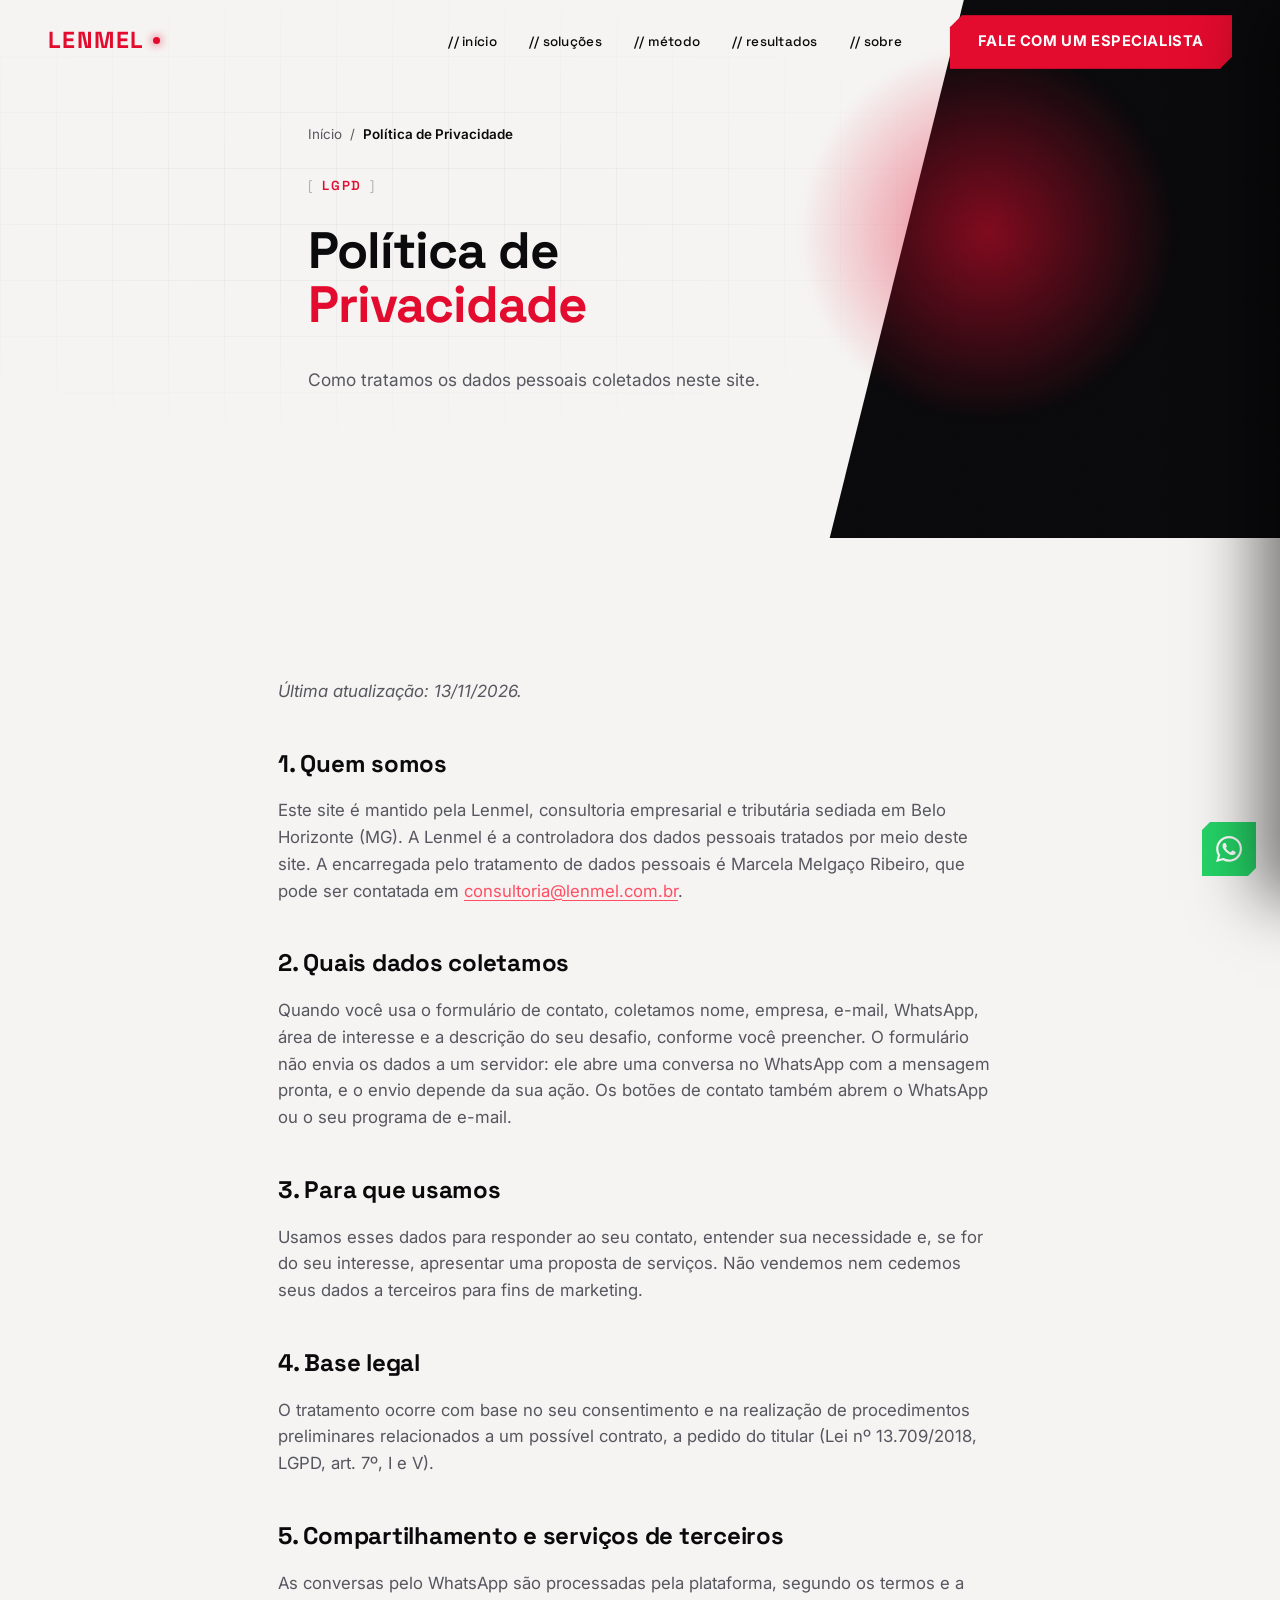
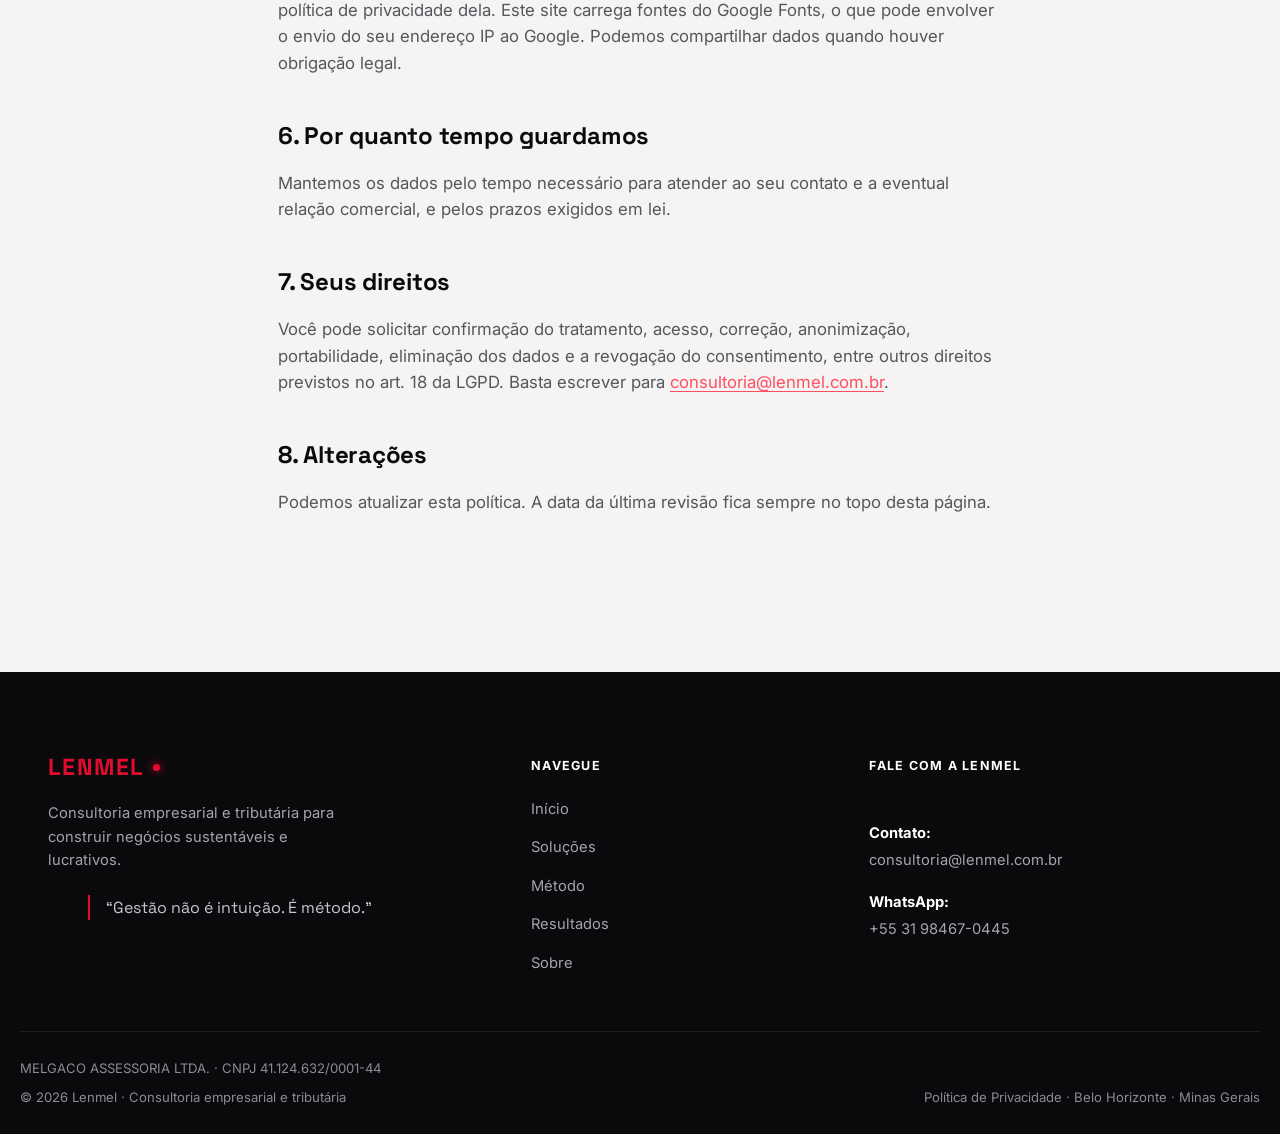
<file: privacidade.html>
<!DOCTYPE html>
<html lang="pt-BR">

<head>
  <meta charset="UTF-8">
  <meta name="viewport" content="width=device-width, initial-scale=1.0">
  <title>Política de Privacidade | Lenmel</title>
  <meta name="description" content="Como a Lenmel trata os dados pessoais coletados neste site, conforme a LGPD.">
  <meta name="theme-color" content="#0A0A0C">
  <meta property="og:type" content="website">
  <meta property="og:site_name" content="Lenmel">
  <meta property="og:locale" content="pt_BR">
  <meta property="og:title" content="Política de Privacidade | Lenmel">
  <meta property="og:description" content="Como a Lenmel trata os dados pessoais coletados neste site, conforme a LGPD.">
  <meta property="og:url" content="https://www.lenmel.com.br/privacidade.html">
  <meta property="og:image" content="https://www.lenmel.com.br/og-image.png">
  <meta property="og:image:width" content="1200">
  <meta property="og:image:height" content="630">
  <meta name="twitter:card" content="summary_large_image">
  <link rel="canonical" href="https://www.lenmel.com.br/privacidade.html">
  <link rel="icon" href="favicon.svg" type="image/svg+xml">
  <link rel="icon" href="favicon.ico" sizes="any">
  <link rel="icon" href="favicon-32.png" type="image/png" sizes="32x32">
  <link rel="icon" href="favicon-16.png" type="image/png" sizes="16x16">
  <link rel="apple-touch-icon" href="apple-touch-icon.png">
  <link rel="preconnect" href="https://fonts.googleapis.com">
  <link rel="preconnect" href="https://fonts.gstatic.com" crossorigin>
  <link href="https://fonts.googleapis.com/css2?family=Space+Grotesk:wght@400;500;600;700&family=Inter:wght@400;500;600;700;800;900&display=swap" rel="stylesheet">
  <link rel="stylesheet" href="styles.css">
</head>

<body>

  <div class="noise-overlay" aria-hidden="true"></div>
  <div class="scroll-progress" id="scroll-progress" aria-hidden="true"></div>

  <header class="site-header" id="site-header">
    <div class="container header-inner">
      <a href="index.html" class="brand" aria-label="Lenmel"><span class="brand-logo">LENMEL<i></i></span></a>
      <nav class="main-nav">
        <a href="index.html" class="nav-link">// início</a>
        <a href="solucoes.html" class="nav-link">// soluções</a>
        <a href="index.html#metodo" class="nav-link">// método</a>
        <a href="index.html#resultados" class="nav-link">// resultados</a>
        <a href="index.html#sobre" class="nav-link">// sobre</a>
      </nav>
      <a href="index.html#contato" class="btn btn-primary header-cta js-open-specialist">Fale com um especialista</a>
      <button class="menu-toggle" id="menu-toggle" aria-label="Abrir menu" aria-expanded="false">
        <span></span><span></span><span></span>
      </button>
    </div>
  </header>

  <div class="mobile-nav" id="mobile-nav">
    <a href="index.html" class="nav-link">Início</a>
    <a href="solucoes.html" class="nav-link">Soluções</a>
    <a href="index.html#metodo" class="nav-link">Método</a>
    <a href="index.html#resultados" class="nav-link">Resultados</a>
    <a href="index.html#sobre" class="nav-link">Sobre</a>
    <a href="index.html#contato" class="btn btn-primary mobile-cta js-open-specialist">Fale com um especialista</a>
  </div>
  <div class="mobile-nav-backdrop" id="mobile-nav-backdrop"></div>

  <main>
    <section class="hero page-hero">
      <div class="hero-diagonal" aria-hidden="true"></div>
      <div class="hero-glow hero-glow-1" aria-hidden="true"></div>
      <div class="hero-grid" aria-hidden="true"></div>
      <div class="container hero-inner">
        <nav class="breadcrumb" aria-label="Você está em"><a href="index.html">Início</a><span>/</span><span>Política de Privacidade</span></nav>
        <span class="tagline reveal"><span class="tagline-bracket">[</span> LGPD <span class="tagline-bracket">]</span></span>
        <h1 class="hero-title reveal">Política de<br><span class="line-accent">Privacidade</span></h1>
        <div class="hero-foot reveal reveal-delay-1">
          <p class="hero-lede">Como tratamos os dados pessoais coletados neste site.</p>
          
        </div>
      </div>
    </section>
    <section class="section"><div class="container article">
<p><em>Última atualização: 13/11/2026.</em></p>
<h2>1. Quem somos</h2>
<p>Este site é mantido pela Lenmel, consultoria empresarial e tributária sediada em Belo Horizonte (MG). A Lenmel é a controladora dos dados pessoais tratados por meio deste site. A encarregada pelo tratamento de dados pessoais é Marcela Melgaço Ribeiro, que pode ser contatada em <a class="inline-link" href="mailto:consultoria@lenmel.com.br">consultoria@lenmel.com.br</a>.</p>
<h2>2. Quais dados coletamos</h2>
<p>Quando você usa o formulário de contato, coletamos nome, empresa, e-mail, WhatsApp, área de interesse e a descrição do seu desafio, conforme você preencher. O formulário não envia os dados a um servidor: ele abre uma conversa no WhatsApp com a mensagem pronta, e o envio depende da sua ação. Os botões de contato também abrem o WhatsApp ou o seu programa de e-mail.</p>
<h2>3. Para que usamos</h2>
<p>Usamos esses dados para responder ao seu contato, entender sua necessidade e, se for do seu interesse, apresentar uma proposta de serviços. Não vendemos nem cedemos seus dados a terceiros para fins de marketing.</p>
<h2>4. Base legal</h2>
<p>O tratamento ocorre com base no seu consentimento e na realização de procedimentos preliminares relacionados a um possível contrato, a pedido do titular (Lei nº 13.709/2018, LGPD, art. 7º, I e V).</p>
<h2>5. Compartilhamento e serviços de terceiros</h2>
<p>As conversas pelo WhatsApp são processadas pela plataforma, segundo os termos e a política de privacidade dela. Este site carrega fontes do Google Fonts, o que pode envolver o envio do seu endereço IP ao Google. Podemos compartilhar dados quando houver obrigação legal.</p>
<h2>6. Por quanto tempo guardamos</h2>
<p>Mantemos os dados pelo tempo necessário para atender ao seu contato e a eventual relação comercial, e pelos prazos exigidos em lei.</p>
<h2>7. Seus direitos</h2>
<p>Você pode solicitar confirmação do tratamento, acesso, correção, anonimização, portabilidade, eliminação dos dados e a revogação do consentimento, entre outros direitos previstos no art. 18 da LGPD. Basta escrever para <a class="inline-link" href="mailto:consultoria@lenmel.com.br">consultoria@lenmel.com.br</a>.</p>
<h2>8. Alterações</h2>
<p>Podemos atualizar esta política. A data da última revisão fica sempre no topo desta página.</p>
    </div></section>
    
  </main>

  <footer class="site-footer">
    <div class="container footer-grid">
      <div class="footer-brand">
        <span class="brand-logo">LENMEL<i></i></span>
        <p>Consultoria empresarial e tributária para construir negócios sustentáveis e lucrativos.</p>
        <blockquote class="footer-quote">“Gestão não é intuição. É método.”</blockquote>
      </div>
      <nav class="footer-nav">
        <span class="footer-heading">Navegue</span>
        <ul>
          <li><a href="index.html#inicio">Início</a></li>
          <li><a href="solucoes.html">Soluções</a></li>
          <li><a href="index.html#metodo">Método</a></li>
          <li><a href="index.html#resultados">Resultados</a></li>
          <li><a href="index.html#sobre">Sobre</a></li>
        </ul>
      </nav>
      <div class="footer-contacts">
        <span class="footer-heading">Fale com a Lenmel</span>
        <div class="footer-person">
          <span class="footer-label">Contato:</span>
          <a href="mailto:consultoria@lenmel.com.br">consultoria@lenmel.com.br</a>
          <span class="footer-label">WhatsApp:</span>
          <a href="https://wa.me/5531984670445?text=Ol%C3%A1%2C%20vim%20pelo%20site%20da%20Lenmel%20e%20gostaria%20de%20pedir%20uma%20informa%C3%A7%C3%A3o%21" target="_blank" rel="noopener">+55 31 98467-0445</a>
        </div>
      </div>
    </div>
    <div class="container footer-legal">MELGACO ASSESSORIA LTDA. · CNPJ 41.124.632/0001-44</div>
    <div class="container footer-bottom">
      <span>© <span id="footer-year">2026</span> Lenmel · Consultoria empresarial e tributária</span>
      <span><a href="privacidade.html">Política de Privacidade</a> · Belo Horizonte · Minas Gerais</span>
    </div>
  </footer>

  <a class="wa-float" href="https://wa.me/5531984670445?text=Ol%C3%A1%2C%20vim%20pelo%20site%20da%20Lenmel%20e%20gostaria%20de%20pedir%20uma%20informa%C3%A7%C3%A3o%21" target="_blank" rel="noopener" aria-label="Falar no WhatsApp"><svg class="icon-wa" viewBox="0 0 24 24" aria-hidden="true"><path d="M17.472 14.382c-.297-.149-1.758-.867-2.03-.967-.273-.099-.471-.148-.67.15-.197.297-.767.966-.94 1.164-.173.199-.347.223-.644.075-.297-.15-1.255-.463-2.39-1.475-.883-.788-1.48-1.761-1.653-2.059-.173-.297-.018-.458.13-.606.134-.133.298-.347.446-.52.149-.174.198-.298.298-.497.099-.198.05-.371-.025-.52-.075-.149-.669-1.612-.916-2.207-.242-.579-.487-.5-.669-.51-.173-.008-.371-.01-.57-.01-.198 0-.52.074-.792.372-.272.297-1.04 1.016-1.04 2.479 0 1.462 1.065 2.875 1.213 3.074.149.198 2.096 3.2 5.077 4.487.709.306 1.262.489 1.694.625.712.227 1.36.195 1.871.118.571-.085 1.758-.719 2.006-1.413.248-.694.248-1.289.173-1.413-.074-.124-.272-.198-.57-.347m-5.421 7.403h-.004a9.87 9.87 0 0 1-5.031-1.378l-.361-.214-3.741.982.998-3.648-.235-.374a9.86 9.86 0 0 1-1.51-5.26c.001-5.45 4.436-9.884 9.888-9.884 2.64 0 5.122 1.03 6.988 2.898a9.825 9.825 0 0 1 2.893 6.994c-.003 5.45-4.437 9.884-9.885 9.884m8.413-18.297A11.815 11.815 0 0 0 12.05 0C5.495 0 .16 5.335.157 11.892c0 2.096.547 4.142 1.588 5.945L.057 24l6.305-1.654a11.882 11.882 0 0 0 5.683 1.448h.005c6.554 0 11.89-5.335 11.893-11.893a11.821 11.821 0 0 0-3.48-8.413Z"/></svg></a>

  <button class="back-to-top" id="back-to-top" aria-label="Voltar ao topo">
    <svg viewBox="0 0 24 24"><path d="M12 19V5M5 12l7-7 7 7" /></svg>
  </button>

  <div class="specialist-modal" id="specialist-modal" aria-hidden="true">
    <div class="specialist-modal-backdrop" id="specialist-modal-backdrop"></div>
    <div class="specialist-modal-panel" role="dialog" aria-modal="true" aria-labelledby="specialist-modal-title">
      <button class="specialist-modal-close" id="specialist-modal-close" aria-label="Fechar">
        <svg viewBox="0 0 24 24"><path d="M6 6l12 12M18 6 6 18"/></svg>
      </button>
      <span class="eyebrow specialist-modal-eyebrow"><i></i>Fale com um especialista</span>
      <h3 id="specialist-modal-title">Sobre qual tema você quer falar?</h3>
      <p class="specialist-modal-sub">Escolha o tema e a conversa abre direto no WhatsApp da Lenmel.</p>
      <div class="specialist-cards">
        <a class="specialist-card" href="https://wa.me/5531984670445?text=Ol%C3%A1%2C%20vim%20pelo%20site%20da%20Lenmel%20e%20gostaria%20de%20falar%20sobre%20Gest%C3%A3o%20Empresarial." target="_blank" rel="noopener">
          <span class="specialist-icon"><svg viewBox="0 0 24 24"><path d="M4 20V10M12 20V4M20 20v-7"/></svg></span>
          <div class="specialist-card-body"><strong>Gestão Empresarial</strong><span class="specialist-desc">Orçamento, indicadores e eficiência operacional.</span></div>
          <span class="specialist-card-cta">Chamar no WhatsApp <svg class="icon-wa" viewBox="0 0 24 24" aria-hidden="true"><path d="M17.472 14.382c-.297-.149-1.758-.867-2.03-.967-.273-.099-.471-.148-.67.15-.197.297-.767.966-.94 1.164-.173.199-.347.223-.644.075-.297-.15-1.255-.463-2.39-1.475-.883-.788-1.48-1.761-1.653-2.059-.173-.297-.018-.458.13-.606.134-.133.298-.347.446-.52.149-.174.198-.298.298-.497.099-.198.05-.371-.025-.52-.075-.149-.669-1.612-.916-2.207-.242-.579-.487-.5-.669-.51-.173-.008-.371-.01-.57-.01-.198 0-.52.074-.792.372-.272.297-1.04 1.016-1.04 2.479 0 1.462 1.065 2.875 1.213 3.074.149.198 2.096 3.2 5.077 4.487.709.306 1.262.489 1.694.625.712.227 1.36.195 1.871.118.571-.085 1.758-.719 2.006-1.413.248-.694.248-1.289.173-1.413-.074-.124-.272-.198-.57-.347m-5.421 7.403h-.004a9.87 9.87 0 0 1-5.031-1.378l-.361-.214-3.741.982.998-3.648-.235-.374a9.86 9.86 0 0 1-1.51-5.26c.001-5.45 4.436-9.884 9.888-9.884 2.64 0 5.122 1.03 6.988 2.898a9.825 9.825 0 0 1 2.893 6.994c-.003 5.45-4.437 9.884-9.885 9.884m8.413-18.297A11.815 11.815 0 0 0 12.05 0C5.495 0 .16 5.335.157 11.892c0 2.096.547 4.142 1.588 5.945L.057 24l6.305-1.654a11.882 11.882 0 0 0 5.683 1.448h.005c6.554 0 11.89-5.335 11.893-11.893a11.821 11.821 0 0 0-3.48-8.413Z"/></svg></span>
        </a>
        <a class="specialist-card" href="https://wa.me/5531984670445?text=Ol%C3%A1%2C%20vim%20pelo%20site%20da%20Lenmel%20e%20gostaria%20de%20falar%20sobre%20Fiscal%20e%20Tribut%C3%A1rio." target="_blank" rel="noopener">
          <span class="specialist-icon"><svg viewBox="0 0 24 24"><path d="M12 2 4 5v6c0 5 3.5 8.5 8 11 4.5-2.5 8-6 8-11V5Z"/></svg></span>
          <div class="specialist-card-body"><strong>Fiscal & Tributário</strong><span class="specialist-desc">Planejamento, recuperação de créditos e Reforma Tributária.</span></div>
          <span class="specialist-card-cta">Chamar no WhatsApp <svg class="icon-wa" viewBox="0 0 24 24" aria-hidden="true"><path d="M17.472 14.382c-.297-.149-1.758-.867-2.03-.967-.273-.099-.471-.148-.67.15-.197.297-.767.966-.94 1.164-.173.199-.347.223-.644.075-.297-.15-1.255-.463-2.39-1.475-.883-.788-1.48-1.761-1.653-2.059-.173-.297-.018-.458.13-.606.134-.133.298-.347.446-.52.149-.174.198-.298.298-.497.099-.198.05-.371-.025-.52-.075-.149-.669-1.612-.916-2.207-.242-.579-.487-.5-.669-.51-.173-.008-.371-.01-.57-.01-.198 0-.52.074-.792.372-.272.297-1.04 1.016-1.04 2.479 0 1.462 1.065 2.875 1.213 3.074.149.198 2.096 3.2 5.077 4.487.709.306 1.262.489 1.694.625.712.227 1.36.195 1.871.118.571-.085 1.758-.719 2.006-1.413.248-.694.248-1.289.173-1.413-.074-.124-.272-.198-.57-.347m-5.421 7.403h-.004a9.87 9.87 0 0 1-5.031-1.378l-.361-.214-3.741.982.998-3.648-.235-.374a9.86 9.86 0 0 1-1.51-5.26c.001-5.45 4.436-9.884 9.888-9.884 2.64 0 5.122 1.03 6.988 2.898a9.825 9.825 0 0 1 2.893 6.994c-.003 5.45-4.437 9.884-9.885 9.884m8.413-18.297A11.815 11.815 0 0 0 12.05 0C5.495 0 .16 5.335.157 11.892c0 2.096.547 4.142 1.588 5.945L.057 24l6.305-1.654a11.882 11.882 0 0 0 5.683 1.448h.005c6.554 0 11.89-5.335 11.893-11.893a11.821 11.821 0 0 0-3.48-8.413Z"/></svg></span>
        </a>
        <a class="specialist-card" href="https://wa.me/5531984670445?text=Ol%C3%A1%2C%20vim%20pelo%20site%20da%20Lenmel%20e%20gostaria%20de%20pedir%20uma%20informa%C3%A7%C3%A3o%21" target="_blank" rel="noopener">
          <span class="specialist-icon"><svg viewBox="0 0 24 24"><path d="M9 3h6v4h4v6h-4v4H9v-4H5V7h4Z"/></svg></span>
          <div class="specialist-card-body"><strong>Outro assunto</strong><span class="specialist-desc">Conte o seu desafio e direcionamos para o especialista.</span></div>
          <span class="specialist-card-cta">Chamar no WhatsApp <svg class="icon-wa" viewBox="0 0 24 24" aria-hidden="true"><path d="M17.472 14.382c-.297-.149-1.758-.867-2.03-.967-.273-.099-.471-.148-.67.15-.197.297-.767.966-.94 1.164-.173.199-.347.223-.644.075-.297-.15-1.255-.463-2.39-1.475-.883-.788-1.48-1.761-1.653-2.059-.173-.297-.018-.458.13-.606.134-.133.298-.347.446-.52.149-.174.198-.298.298-.497.099-.198.05-.371-.025-.52-.075-.149-.669-1.612-.916-2.207-.242-.579-.487-.5-.669-.51-.173-.008-.371-.01-.57-.01-.198 0-.52.074-.792.372-.272.297-1.04 1.016-1.04 2.479 0 1.462 1.065 2.875 1.213 3.074.149.198 2.096 3.2 5.077 4.487.709.306 1.262.489 1.694.625.712.227 1.36.195 1.871.118.571-.085 1.758-.719 2.006-1.413.248-.694.248-1.289.173-1.413-.074-.124-.272-.198-.57-.347m-5.421 7.403h-.004a9.87 9.87 0 0 1-5.031-1.378l-.361-.214-3.741.982.998-3.648-.235-.374a9.86 9.86 0 0 1-1.51-5.26c.001-5.45 4.436-9.884 9.888-9.884 2.64 0 5.122 1.03 6.988 2.898a9.825 9.825 0 0 1 2.893 6.994c-.003 5.45-4.437 9.884-9.885 9.884m8.413-18.297A11.815 11.815 0 0 0 12.05 0C5.495 0 .16 5.335.157 11.892c0 2.096.547 4.142 1.588 5.945L.057 24l6.305-1.654a11.882 11.882 0 0 0 5.683 1.448h.005c6.554 0 11.89-5.335 11.893-11.893a11.821 11.821 0 0 0-3.48-8.413Z"/></svg></span>
        </a>
      </div>
    </div>
  </div>

  <script src="script.js"></script>
</body>

</html>
</file>
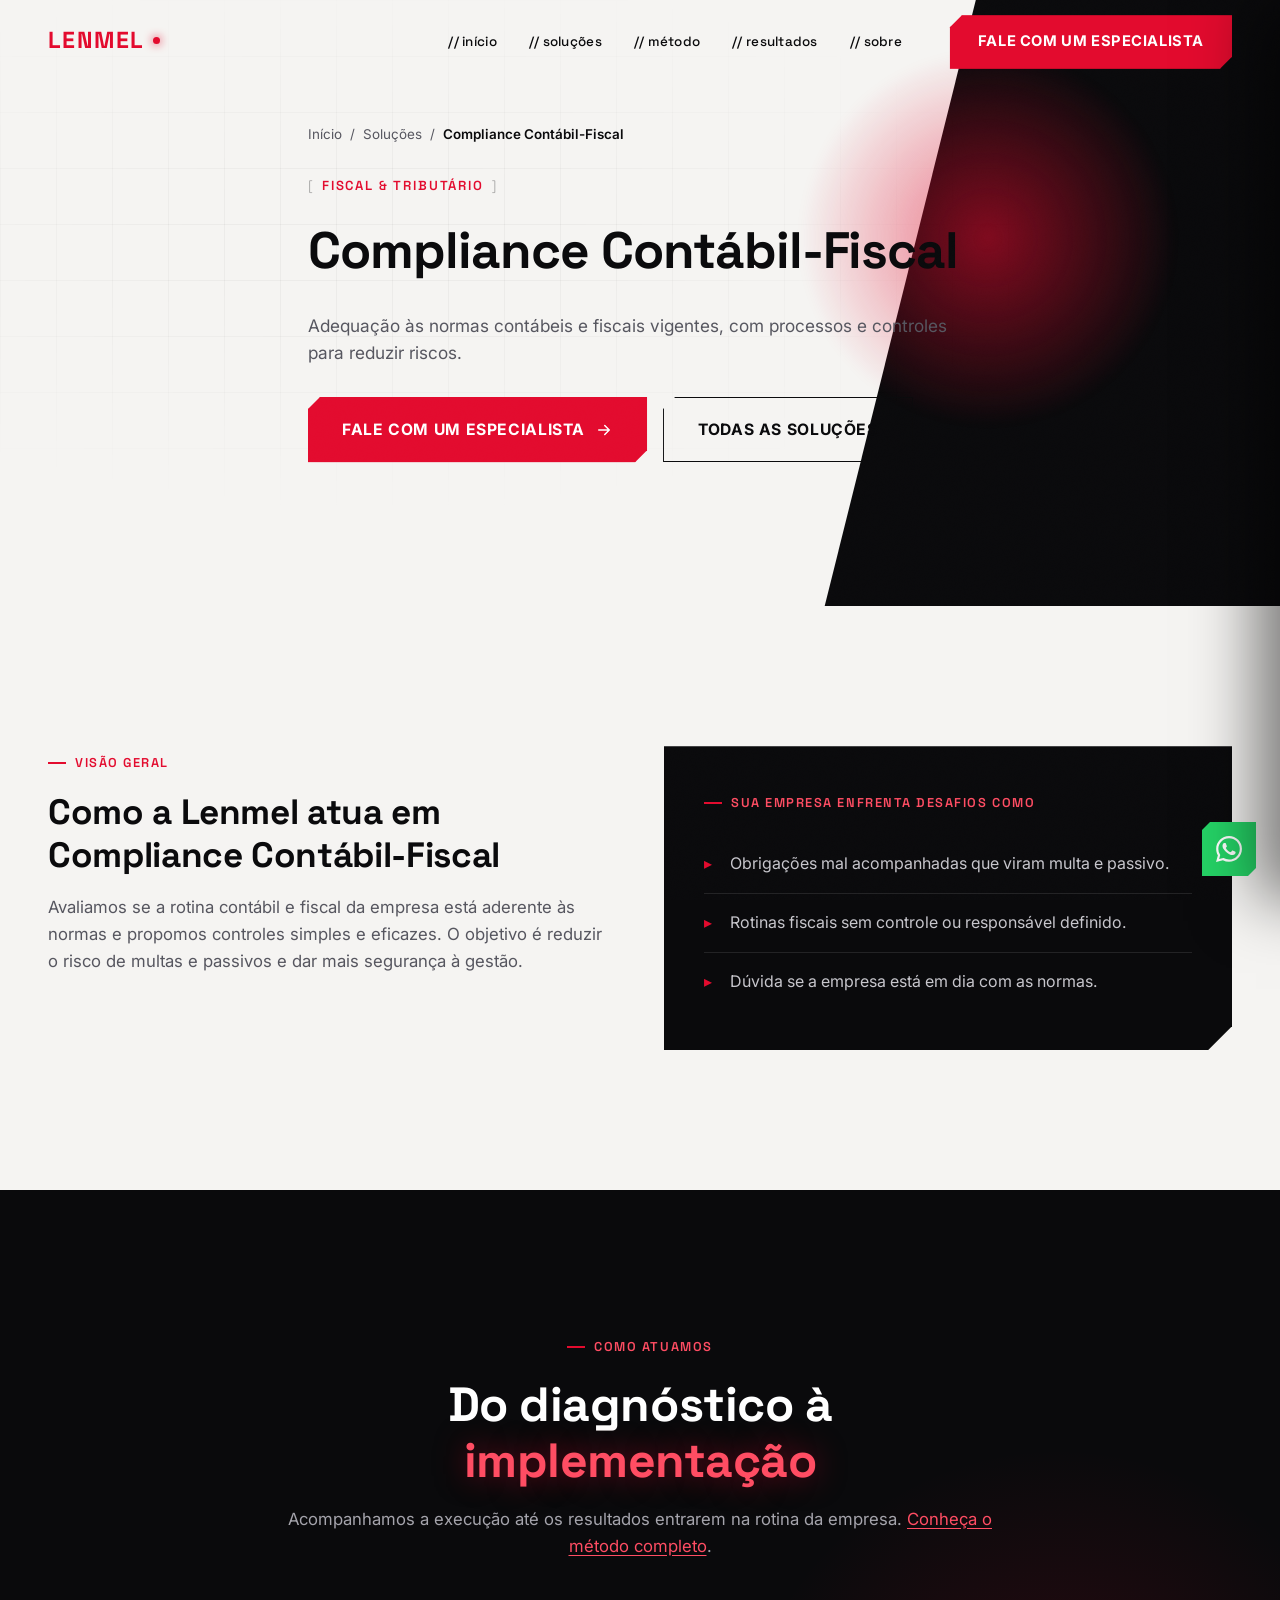
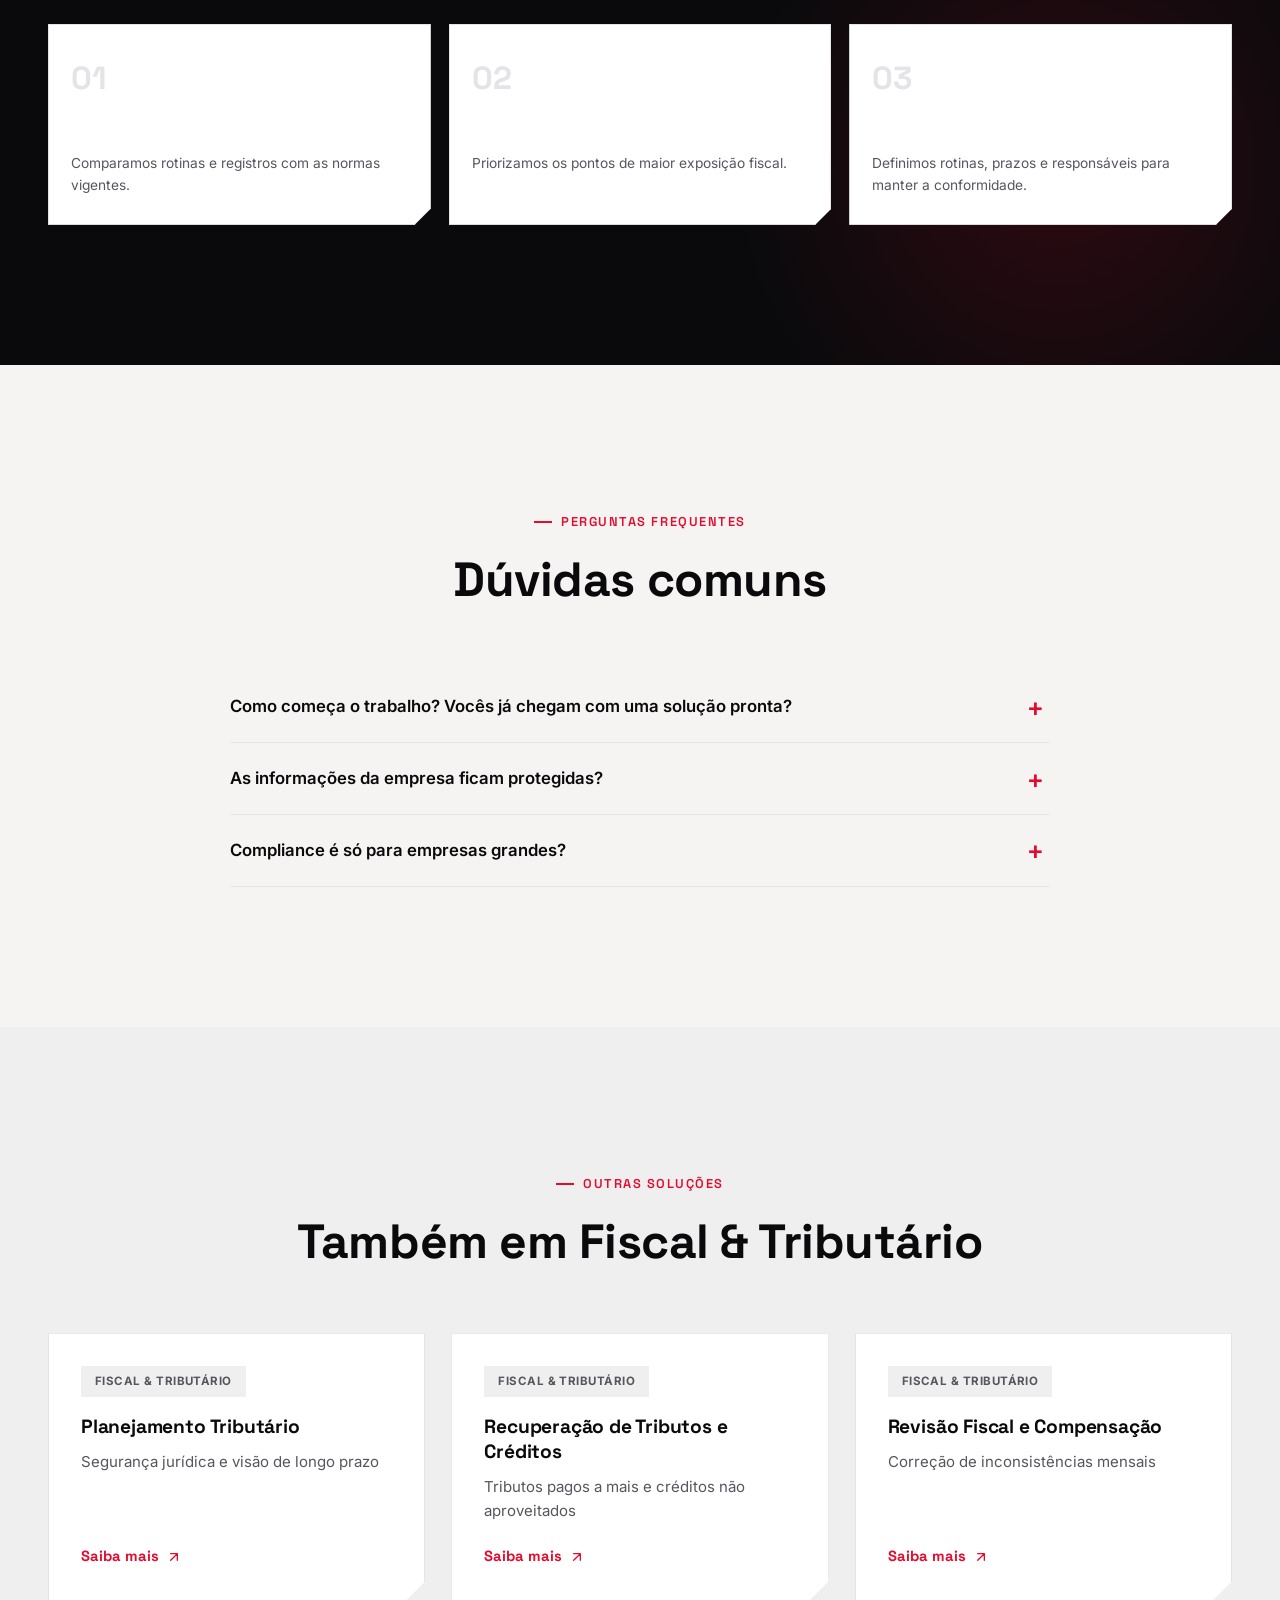
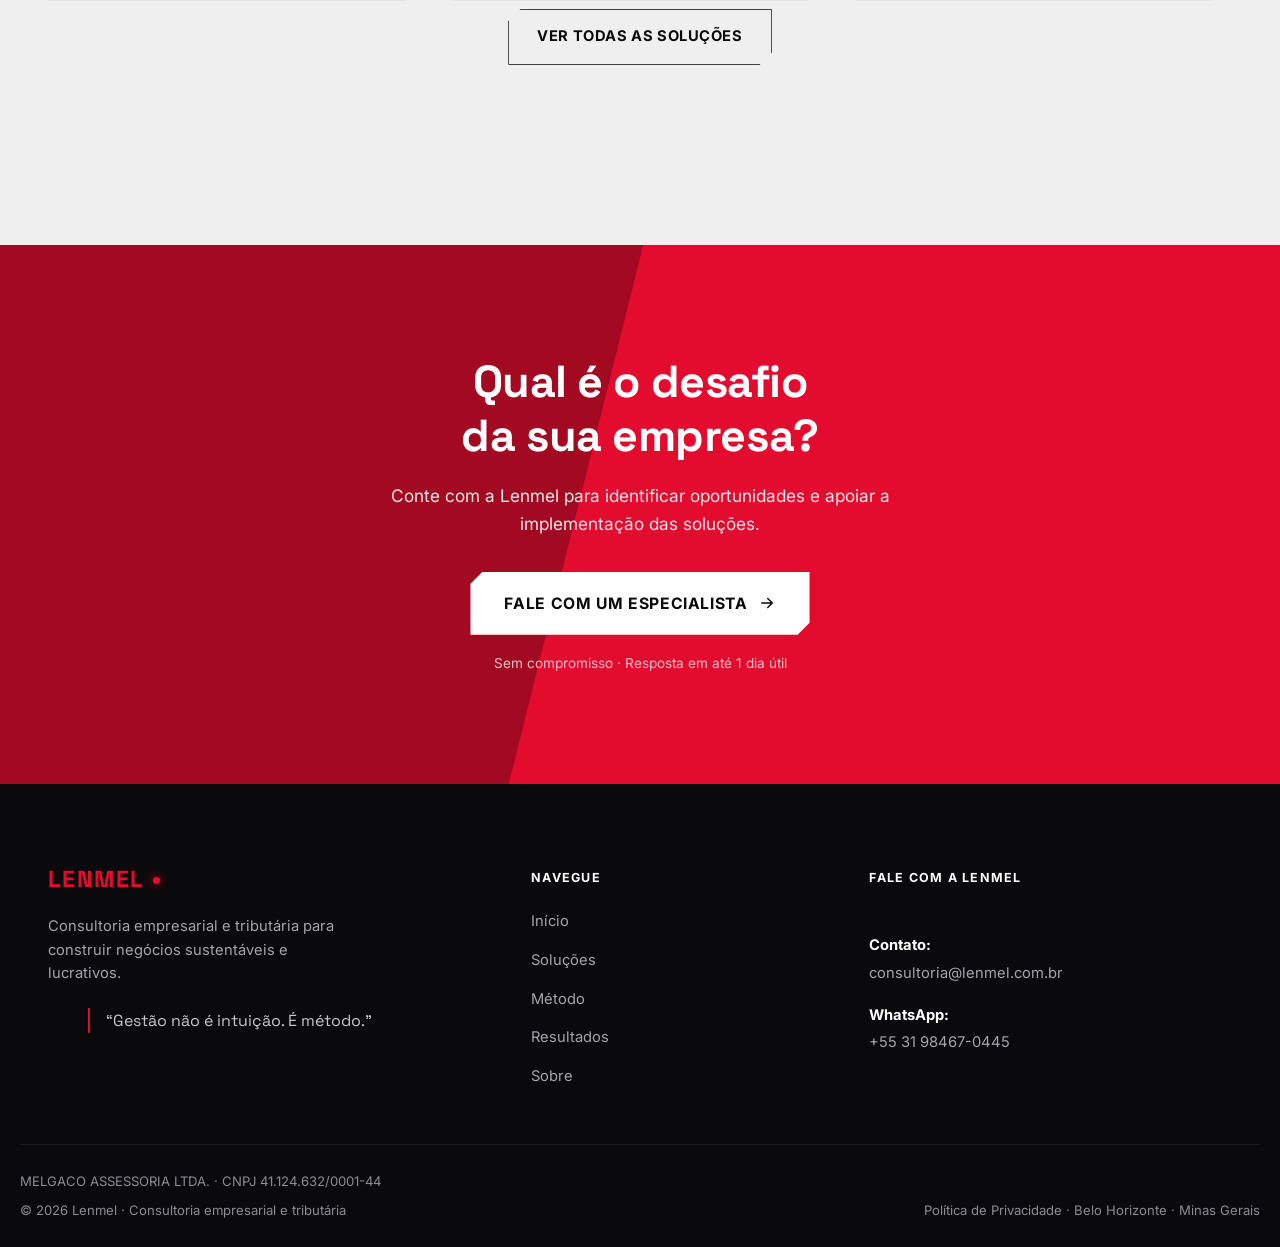
<file: solucao-compliance-contabil-fiscal.html>
<!DOCTYPE html>
<html lang="pt-BR">

<head>
  <meta charset="UTF-8">
  <meta name="viewport" content="width=device-width, initial-scale=1.0">
  <title>Compliance Contábil-Fiscal | Lenmel</title>
  <meta name="description" content="Adequação às normas contábeis e fiscais vigentes, com processos e controles para reduzir riscos.">
  <meta name="theme-color" content="#0A0A0C">
  <meta property="og:type" content="website">
  <meta property="og:site_name" content="Lenmel">
  <meta property="og:locale" content="pt_BR">
  <meta property="og:title" content="Compliance Contábil-Fiscal | Lenmel">
  <meta property="og:description" content="Adequação às normas contábeis e fiscais vigentes, com processos e controles para reduzir riscos.">
  <meta property="og:url" content="https://www.lenmel.com.br/solucao-compliance-contabil-fiscal.html">
  <meta property="og:image" content="https://www.lenmel.com.br/og-image.png">
  <meta property="og:image:width" content="1200">
  <meta property="og:image:height" content="630">
  <meta name="twitter:card" content="summary_large_image">
  <link rel="canonical" href="https://www.lenmel.com.br/solucao-compliance-contabil-fiscal.html">
  <link rel="icon" href="favicon.svg" type="image/svg+xml">
  <link rel="icon" href="favicon.ico" sizes="any">
  <link rel="icon" href="favicon-32.png" type="image/png" sizes="32x32">
  <link rel="icon" href="favicon-16.png" type="image/png" sizes="16x16">
  <link rel="apple-touch-icon" href="apple-touch-icon.png">
  <link rel="preconnect" href="https://fonts.googleapis.com">
  <link rel="preconnect" href="https://fonts.gstatic.com" crossorigin>
  <link href="https://fonts.googleapis.com/css2?family=Space+Grotesk:wght@400;500;600;700&family=Inter:wght@400;500;600;700;800;900&display=swap" rel="stylesheet">
  <link rel="stylesheet" href="styles.css">
<script type="application/ld+json">{"@context": "https://schema.org", "@type": "FAQPage", "mainEntity": [{"@type": "Question", "name": "Como começa o trabalho? Vocês já chegam com uma solução pronta?", "acceptedAnswer": {"@type": "Answer", "text": "Não. Começamos com uma conversa, presencial ou por vídeo, para entender a realidade da empresa. A partir daí identificamos os principais gargalos e as oportunidades de melhoria e propomos o caminho mais adequado."}}, {"@type": "Question", "name": "As informações da empresa ficam protegidas?", "acceptedAnswer": {"@type": "Answer", "text": "Sim. Tratamos dados e documentos com sigilo e os usamos apenas para a finalidade do trabalho contratado."}}, {"@type": "Question", "name": "Compliance é só para empresas grandes?", "acceptedAnswer": {"@type": "Answer", "text": "Não. Empresas de todos os portes têm obrigações contábeis e fiscais; o que muda é o grau de controle necessário."}}]}</script>
</head>

<body>

  <div class="noise-overlay" aria-hidden="true"></div>
  <div class="scroll-progress" id="scroll-progress" aria-hidden="true"></div>

  <header class="site-header" id="site-header">
    <div class="container header-inner">
      <a href="index.html" class="brand" aria-label="Lenmel"><span class="brand-logo">LENMEL<i></i></span></a>
      <nav class="main-nav">
        <a href="index.html" class="nav-link">// início</a>
        <a href="solucoes.html" class="nav-link">// soluções</a>
        <a href="index.html#metodo" class="nav-link">// método</a>
        <a href="index.html#resultados" class="nav-link">// resultados</a>
        <a href="index.html#sobre" class="nav-link">// sobre</a>
      </nav>
      <a href="index.html#contato" class="btn btn-primary header-cta js-open-specialist">Fale com um especialista</a>
      <button class="menu-toggle" id="menu-toggle" aria-label="Abrir menu" aria-expanded="false">
        <span></span><span></span><span></span>
      </button>
    </div>
  </header>

  <div class="mobile-nav" id="mobile-nav">
    <a href="index.html" class="nav-link">Início</a>
    <a href="solucoes.html" class="nav-link">Soluções</a>
    <a href="index.html#metodo" class="nav-link">Método</a>
    <a href="index.html#resultados" class="nav-link">Resultados</a>
    <a href="index.html#sobre" class="nav-link">Sobre</a>
    <a href="index.html#contato" class="btn btn-primary mobile-cta js-open-specialist">Fale com um especialista</a>
  </div>
  <div class="mobile-nav-backdrop" id="mobile-nav-backdrop"></div>

  <main>
    <section class="hero page-hero">
      <div class="hero-diagonal" aria-hidden="true"></div>
      <div class="hero-glow hero-glow-1" aria-hidden="true"></div>
      <div class="hero-grid" aria-hidden="true"></div>
      <div class="container hero-inner">
        <nav class="breadcrumb" aria-label="Você está em"><a href="index.html">Início</a><span>/</span><a href="solucoes.html">Soluções</a><span>/</span><span>Compliance Contábil-Fiscal</span></nav>
        <span class="tagline reveal"><span class="tagline-bracket">[</span> FISCAL & TRIBUTÁRIO <span class="tagline-bracket">]</span></span>
        <h1 class="hero-title reveal">Compliance Contábil-Fiscal</h1>
        <div class="hero-foot reveal reveal-delay-1">
          <p class="hero-lede">Adequação às normas contábeis e fiscais vigentes, com processos e controles para reduzir riscos.</p>
          <div class="hero-actions">
            <a href="index.html#contato" class="btn btn-primary btn-lg magnetic js-open-specialist"><span>Fale com um especialista</span>
              <svg viewBox="0 0 24 24" class="icon-arrow"><path d="M5 12h14M13 6l6 6-6 6" /></svg></a>
            <a href="solucoes.html" class="btn btn-outline btn-lg magnetic">Todas as soluções</a>
          </div>
        </div>
      </div>
    </section>

    <section class="section">
      <div class="container grid grid-2 detail-intro">
        <div class="reveal">
          <span class="eyebrow"><i></i>Visão geral</span>
          <h2 class="detail-title">Como a Lenmel atua em Compliance Contábil-Fiscal</h2>
          <p class="detail-text">Avaliamos se a rotina contábil e fiscal da empresa está aderente às normas e propomos controles simples e eficazes. O objetivo é reduzir o risco de multas e passivos e dar mais segurança à gestão.</p>
        </div>
        <div class="challenge-card reveal">
          <span class="eyebrow eyebrow-light"><i></i>Sua empresa enfrenta desafios como</span>
          <ul class="challenge-list">
            <li>Obrigações mal acompanhadas que viram multa e passivo.</li>
            <li>Rotinas fiscais sem controle ou responsável definido.</li>
            <li>Dúvida se a empresa está em dia com as normas.</li>
          </ul>
        </div>
      </div>
    </section>

    <section class="section section-dark">
      <div class="dark-glow dark-glow-alt" aria-hidden="true"></div>
      <div class="container">
        <div class="section-head reveal">
          <span class="eyebrow eyebrow-light"><i></i>Como atuamos</span>
          <h2 class="text-light">Do diagnóstico à<br><span class="text-accent-glow">implementação</span></h2>
          <p class="text-muted-light">Acompanhamos a execução até os resultados entrarem na rotina da empresa. <a class="inline-link" href="index.html#metodo">Conheça o método completo</a>.</p>
        </div>
        <ol class="method-rail method-rail-3 reveal-group">
          <li class="method-step reveal"><span class="method-num">01</span><h3>Avaliamos a aderência</h3><p>Comparamos rotinas e registros com as normas vigentes.</p></li>
          <li class="method-step reveal"><span class="method-num">02</span><h3>Mapeamos os riscos</h3><p>Priorizamos os pontos de maior exposição fiscal.</p></li>
          <li class="method-step reveal"><span class="method-num">03</span><h3>Estruturamos controles</h3><p>Definimos rotinas, prazos e responsáveis para manter a conformidade.</p></li>
        </ol>
      </div>
    </section>

    <section class="section">
      <div class="container">
        <div class="section-head reveal"><span class="eyebrow"><i></i>Perguntas frequentes</span><h2>Dúvidas comuns</h2></div>
        <div class="faq reveal">
          <details><summary>Como começa o trabalho? Vocês já chegam com uma solução pronta?</summary><p>Não. Começamos com uma conversa, presencial ou por vídeo, para entender a realidade da empresa. A partir daí identificamos os principais gargalos e as oportunidades de melhoria e propomos o caminho mais adequado.</p></details>
          <details><summary>As informações da empresa ficam protegidas?</summary><p>Sim. Tratamos dados e documentos com sigilo e os usamos apenas para a finalidade do trabalho contratado.</p></details>
          <details><summary>Compliance é só para empresas grandes?</summary><p>Não. Empresas de todos os portes têm obrigações contábeis e fiscais; o que muda é o grau de controle necessário.</p></details>
        </div>
      </div>
    </section>

    <section class="section section-tint">
      <div class="container">
        <div class="section-head reveal">
          <span class="eyebrow"><i></i>Outras soluções</span>
          <h2>Também em Fiscal & Tributário</h2>
        </div>
        <div class="grid grid-3 reveal-group">
          <a class="sol-card reveal" href="solucao-planejamento-tributario.html">
            <span class="pill pill-neutral">Fiscal & Tributário</span>
            <h3>Planejamento Tributário</h3>
            <p>Segurança jurídica e visão de longo prazo</p>
            <span class="link-arrow">Saiba mais <svg viewBox="0 0 24 24"><path d="M7 17 17 7M7 7h10v10" /></svg></span>
          </a>
          <a class="sol-card reveal" href="solucao-recuperacao-tributos-creditos.html">
            <span class="pill pill-neutral">Fiscal & Tributário</span>
            <h3>Recuperação de Tributos e Créditos</h3>
            <p>Tributos pagos a mais e créditos não aproveitados</p>
            <span class="link-arrow">Saiba mais <svg viewBox="0 0 24 24"><path d="M7 17 17 7M7 7h10v10" /></svg></span>
          </a>
          <a class="sol-card reveal" href="solucao-revisao-fiscal-compensacao.html">
            <span class="pill pill-neutral">Fiscal & Tributário</span>
            <h3>Revisão Fiscal e Compensação</h3>
            <p>Correção de inconsistências mensais</p>
            <span class="link-arrow">Saiba mais <svg viewBox="0 0 24 24"><path d="M7 17 17 7M7 7h10v10" /></svg></span>
          </a>
        </div>
        <div class="section-cta reveal"><a href="solucoes.html" class="btn btn-outline">Ver todas as soluções</a></div>
      </div>
    </section>

    <section class="cta-band reveal">
      <div class="cta-band-diagonal" aria-hidden="true"></div>
      <div class="container cta-band-inner">
        <h2>Qual é o desafio<br>da sua empresa?</h2>
        <p>Conte com a Lenmel para identificar oportunidades e apoiar a implementação das soluções.</p>
        <a href="index.html#contato" class="btn btn-light btn-lg magnetic js-open-specialist">Fale com um especialista
          <svg viewBox="0 0 24 24" class="icon-arrow"><path d="M5 12h14M13 6l6 6-6 6" /></svg>
        </a>
        <span class="cta-band-note">Sem compromisso · Resposta em até 1 dia útil</span>
      </div>
    </section>
  </main>

  <footer class="site-footer">
    <div class="container footer-grid">
      <div class="footer-brand">
        <span class="brand-logo">LENMEL<i></i></span>
        <p>Consultoria empresarial e tributária para construir negócios sustentáveis e lucrativos.</p>
        <blockquote class="footer-quote">“Gestão não é intuição. É método.”</blockquote>
      </div>
      <nav class="footer-nav">
        <span class="footer-heading">Navegue</span>
        <ul>
          <li><a href="index.html#inicio">Início</a></li>
          <li><a href="solucoes.html">Soluções</a></li>
          <li><a href="index.html#metodo">Método</a></li>
          <li><a href="index.html#resultados">Resultados</a></li>
          <li><a href="index.html#sobre">Sobre</a></li>
        </ul>
      </nav>
      <div class="footer-contacts">
        <span class="footer-heading">Fale com a Lenmel</span>
        <div class="footer-person">
          <span class="footer-label">Contato:</span>
          <a href="mailto:consultoria@lenmel.com.br">consultoria@lenmel.com.br</a>
          <span class="footer-label">WhatsApp:</span>
          <a href="https://wa.me/5531984670445?text=Ol%C3%A1%2C%20vim%20pelo%20site%20da%20Lenmel%20e%20gostaria%20de%20pedir%20uma%20informa%C3%A7%C3%A3o%21" target="_blank" rel="noopener">+55 31 98467-0445</a>
        </div>
      </div>
    </div>
    <div class="container footer-legal">MELGACO ASSESSORIA LTDA. · CNPJ 41.124.632/0001-44</div>
    <div class="container footer-bottom">
      <span>© <span id="footer-year">2026</span> Lenmel · Consultoria empresarial e tributária</span>
      <span><a href="privacidade.html">Política de Privacidade</a> · Belo Horizonte · Minas Gerais</span>
    </div>
  </footer>

  <a class="wa-float" href="https://wa.me/5531984670445?text=Ol%C3%A1%2C%20vim%20pelo%20site%20da%20Lenmel%20e%20gostaria%20de%20pedir%20uma%20informa%C3%A7%C3%A3o%21" target="_blank" rel="noopener" aria-label="Falar no WhatsApp"><svg class="icon-wa" viewBox="0 0 24 24" aria-hidden="true"><path d="M17.472 14.382c-.297-.149-1.758-.867-2.03-.967-.273-.099-.471-.148-.67.15-.197.297-.767.966-.94 1.164-.173.199-.347.223-.644.075-.297-.15-1.255-.463-2.39-1.475-.883-.788-1.48-1.761-1.653-2.059-.173-.297-.018-.458.13-.606.134-.133.298-.347.446-.52.149-.174.198-.298.298-.497.099-.198.05-.371-.025-.52-.075-.149-.669-1.612-.916-2.207-.242-.579-.487-.5-.669-.51-.173-.008-.371-.01-.57-.01-.198 0-.52.074-.792.372-.272.297-1.04 1.016-1.04 2.479 0 1.462 1.065 2.875 1.213 3.074.149.198 2.096 3.2 5.077 4.487.709.306 1.262.489 1.694.625.712.227 1.36.195 1.871.118.571-.085 1.758-.719 2.006-1.413.248-.694.248-1.289.173-1.413-.074-.124-.272-.198-.57-.347m-5.421 7.403h-.004a9.87 9.87 0 0 1-5.031-1.378l-.361-.214-3.741.982.998-3.648-.235-.374a9.86 9.86 0 0 1-1.51-5.26c.001-5.45 4.436-9.884 9.888-9.884 2.64 0 5.122 1.03 6.988 2.898a9.825 9.825 0 0 1 2.893 6.994c-.003 5.45-4.437 9.884-9.885 9.884m8.413-18.297A11.815 11.815 0 0 0 12.05 0C5.495 0 .16 5.335.157 11.892c0 2.096.547 4.142 1.588 5.945L.057 24l6.305-1.654a11.882 11.882 0 0 0 5.683 1.448h.005c6.554 0 11.89-5.335 11.893-11.893a11.821 11.821 0 0 0-3.48-8.413Z"/></svg></a>

  <button class="back-to-top" id="back-to-top" aria-label="Voltar ao topo">
    <svg viewBox="0 0 24 24"><path d="M12 19V5M5 12l7-7 7 7" /></svg>
  </button>

  <div class="specialist-modal" id="specialist-modal" aria-hidden="true">
    <div class="specialist-modal-backdrop" id="specialist-modal-backdrop"></div>
    <div class="specialist-modal-panel" role="dialog" aria-modal="true" aria-labelledby="specialist-modal-title">
      <button class="specialist-modal-close" id="specialist-modal-close" aria-label="Fechar">
        <svg viewBox="0 0 24 24"><path d="M6 6l12 12M18 6 6 18"/></svg>
      </button>
      <span class="eyebrow specialist-modal-eyebrow"><i></i>Fale com um especialista</span>
      <h3 id="specialist-modal-title">Sobre qual tema você quer falar?</h3>
      <p class="specialist-modal-sub">Escolha o tema e a conversa abre direto no WhatsApp da Lenmel.</p>
      <div class="specialist-cards">
        <a class="specialist-card" href="https://wa.me/5531984670445?text=Ol%C3%A1%2C%20vim%20pelo%20site%20da%20Lenmel%20e%20gostaria%20de%20falar%20sobre%20Gest%C3%A3o%20Empresarial." target="_blank" rel="noopener">
          <span class="specialist-icon"><svg viewBox="0 0 24 24"><path d="M4 20V10M12 20V4M20 20v-7"/></svg></span>
          <div class="specialist-card-body"><strong>Gestão Empresarial</strong><span class="specialist-desc">Orçamento, indicadores e eficiência operacional.</span></div>
          <span class="specialist-card-cta">Chamar no WhatsApp <svg class="icon-wa" viewBox="0 0 24 24" aria-hidden="true"><path d="M17.472 14.382c-.297-.149-1.758-.867-2.03-.967-.273-.099-.471-.148-.67.15-.197.297-.767.966-.94 1.164-.173.199-.347.223-.644.075-.297-.15-1.255-.463-2.39-1.475-.883-.788-1.48-1.761-1.653-2.059-.173-.297-.018-.458.13-.606.134-.133.298-.347.446-.52.149-.174.198-.298.298-.497.099-.198.05-.371-.025-.52-.075-.149-.669-1.612-.916-2.207-.242-.579-.487-.5-.669-.51-.173-.008-.371-.01-.57-.01-.198 0-.52.074-.792.372-.272.297-1.04 1.016-1.04 2.479 0 1.462 1.065 2.875 1.213 3.074.149.198 2.096 3.2 5.077 4.487.709.306 1.262.489 1.694.625.712.227 1.36.195 1.871.118.571-.085 1.758-.719 2.006-1.413.248-.694.248-1.289.173-1.413-.074-.124-.272-.198-.57-.347m-5.421 7.403h-.004a9.87 9.87 0 0 1-5.031-1.378l-.361-.214-3.741.982.998-3.648-.235-.374a9.86 9.86 0 0 1-1.51-5.26c.001-5.45 4.436-9.884 9.888-9.884 2.64 0 5.122 1.03 6.988 2.898a9.825 9.825 0 0 1 2.893 6.994c-.003 5.45-4.437 9.884-9.885 9.884m8.413-18.297A11.815 11.815 0 0 0 12.05 0C5.495 0 .16 5.335.157 11.892c0 2.096.547 4.142 1.588 5.945L.057 24l6.305-1.654a11.882 11.882 0 0 0 5.683 1.448h.005c6.554 0 11.89-5.335 11.893-11.893a11.821 11.821 0 0 0-3.48-8.413Z"/></svg></span>
        </a>
        <a class="specialist-card" href="https://wa.me/5531984670445?text=Ol%C3%A1%2C%20vim%20pelo%20site%20da%20Lenmel%20e%20gostaria%20de%20falar%20sobre%20Fiscal%20e%20Tribut%C3%A1rio." target="_blank" rel="noopener">
          <span class="specialist-icon"><svg viewBox="0 0 24 24"><path d="M12 2 4 5v6c0 5 3.5 8.5 8 11 4.5-2.5 8-6 8-11V5Z"/></svg></span>
          <div class="specialist-card-body"><strong>Fiscal & Tributário</strong><span class="specialist-desc">Planejamento, recuperação de créditos e Reforma Tributária.</span></div>
          <span class="specialist-card-cta">Chamar no WhatsApp <svg class="icon-wa" viewBox="0 0 24 24" aria-hidden="true"><path d="M17.472 14.382c-.297-.149-1.758-.867-2.03-.967-.273-.099-.471-.148-.67.15-.197.297-.767.966-.94 1.164-.173.199-.347.223-.644.075-.297-.15-1.255-.463-2.39-1.475-.883-.788-1.48-1.761-1.653-2.059-.173-.297-.018-.458.13-.606.134-.133.298-.347.446-.52.149-.174.198-.298.298-.497.099-.198.05-.371-.025-.52-.075-.149-.669-1.612-.916-2.207-.242-.579-.487-.5-.669-.51-.173-.008-.371-.01-.57-.01-.198 0-.52.074-.792.372-.272.297-1.04 1.016-1.04 2.479 0 1.462 1.065 2.875 1.213 3.074.149.198 2.096 3.2 5.077 4.487.709.306 1.262.489 1.694.625.712.227 1.36.195 1.871.118.571-.085 1.758-.719 2.006-1.413.248-.694.248-1.289.173-1.413-.074-.124-.272-.198-.57-.347m-5.421 7.403h-.004a9.87 9.87 0 0 1-5.031-1.378l-.361-.214-3.741.982.998-3.648-.235-.374a9.86 9.86 0 0 1-1.51-5.26c.001-5.45 4.436-9.884 9.888-9.884 2.64 0 5.122 1.03 6.988 2.898a9.825 9.825 0 0 1 2.893 6.994c-.003 5.45-4.437 9.884-9.885 9.884m8.413-18.297A11.815 11.815 0 0 0 12.05 0C5.495 0 .16 5.335.157 11.892c0 2.096.547 4.142 1.588 5.945L.057 24l6.305-1.654a11.882 11.882 0 0 0 5.683 1.448h.005c6.554 0 11.89-5.335 11.893-11.893a11.821 11.821 0 0 0-3.48-8.413Z"/></svg></span>
        </a>
        <a class="specialist-card" href="https://wa.me/5531984670445?text=Ol%C3%A1%2C%20vim%20pelo%20site%20da%20Lenmel%20e%20gostaria%20de%20pedir%20uma%20informa%C3%A7%C3%A3o%21" target="_blank" rel="noopener">
          <span class="specialist-icon"><svg viewBox="0 0 24 24"><path d="M9 3h6v4h4v6h-4v4H9v-4H5V7h4Z"/></svg></span>
          <div class="specialist-card-body"><strong>Outro assunto</strong><span class="specialist-desc">Conte o seu desafio e direcionamos para o especialista.</span></div>
          <span class="specialist-card-cta">Chamar no WhatsApp <svg class="icon-wa" viewBox="0 0 24 24" aria-hidden="true"><path d="M17.472 14.382c-.297-.149-1.758-.867-2.03-.967-.273-.099-.471-.148-.67.15-.197.297-.767.966-.94 1.164-.173.199-.347.223-.644.075-.297-.15-1.255-.463-2.39-1.475-.883-.788-1.48-1.761-1.653-2.059-.173-.297-.018-.458.13-.606.134-.133.298-.347.446-.52.149-.174.198-.298.298-.497.099-.198.05-.371-.025-.52-.075-.149-.669-1.612-.916-2.207-.242-.579-.487-.5-.669-.51-.173-.008-.371-.01-.57-.01-.198 0-.52.074-.792.372-.272.297-1.04 1.016-1.04 2.479 0 1.462 1.065 2.875 1.213 3.074.149.198 2.096 3.2 5.077 4.487.709.306 1.262.489 1.694.625.712.227 1.36.195 1.871.118.571-.085 1.758-.719 2.006-1.413.248-.694.248-1.289.173-1.413-.074-.124-.272-.198-.57-.347m-5.421 7.403h-.004a9.87 9.87 0 0 1-5.031-1.378l-.361-.214-3.741.982.998-3.648-.235-.374a9.86 9.86 0 0 1-1.51-5.26c.001-5.45 4.436-9.884 9.888-9.884 2.64 0 5.122 1.03 6.988 2.898a9.825 9.825 0 0 1 2.893 6.994c-.003 5.45-4.437 9.884-9.885 9.884m8.413-18.297A11.815 11.815 0 0 0 12.05 0C5.495 0 .16 5.335.157 11.892c0 2.096.547 4.142 1.588 5.945L.057 24l6.305-1.654a11.882 11.882 0 0 0 5.683 1.448h.005c6.554 0 11.89-5.335 11.893-11.893a11.821 11.821 0 0 0-3.48-8.413Z"/></svg></span>
        </a>
      </div>
    </div>
  </div>

  <script src="script.js"></script>
</body>

</html>
</file>
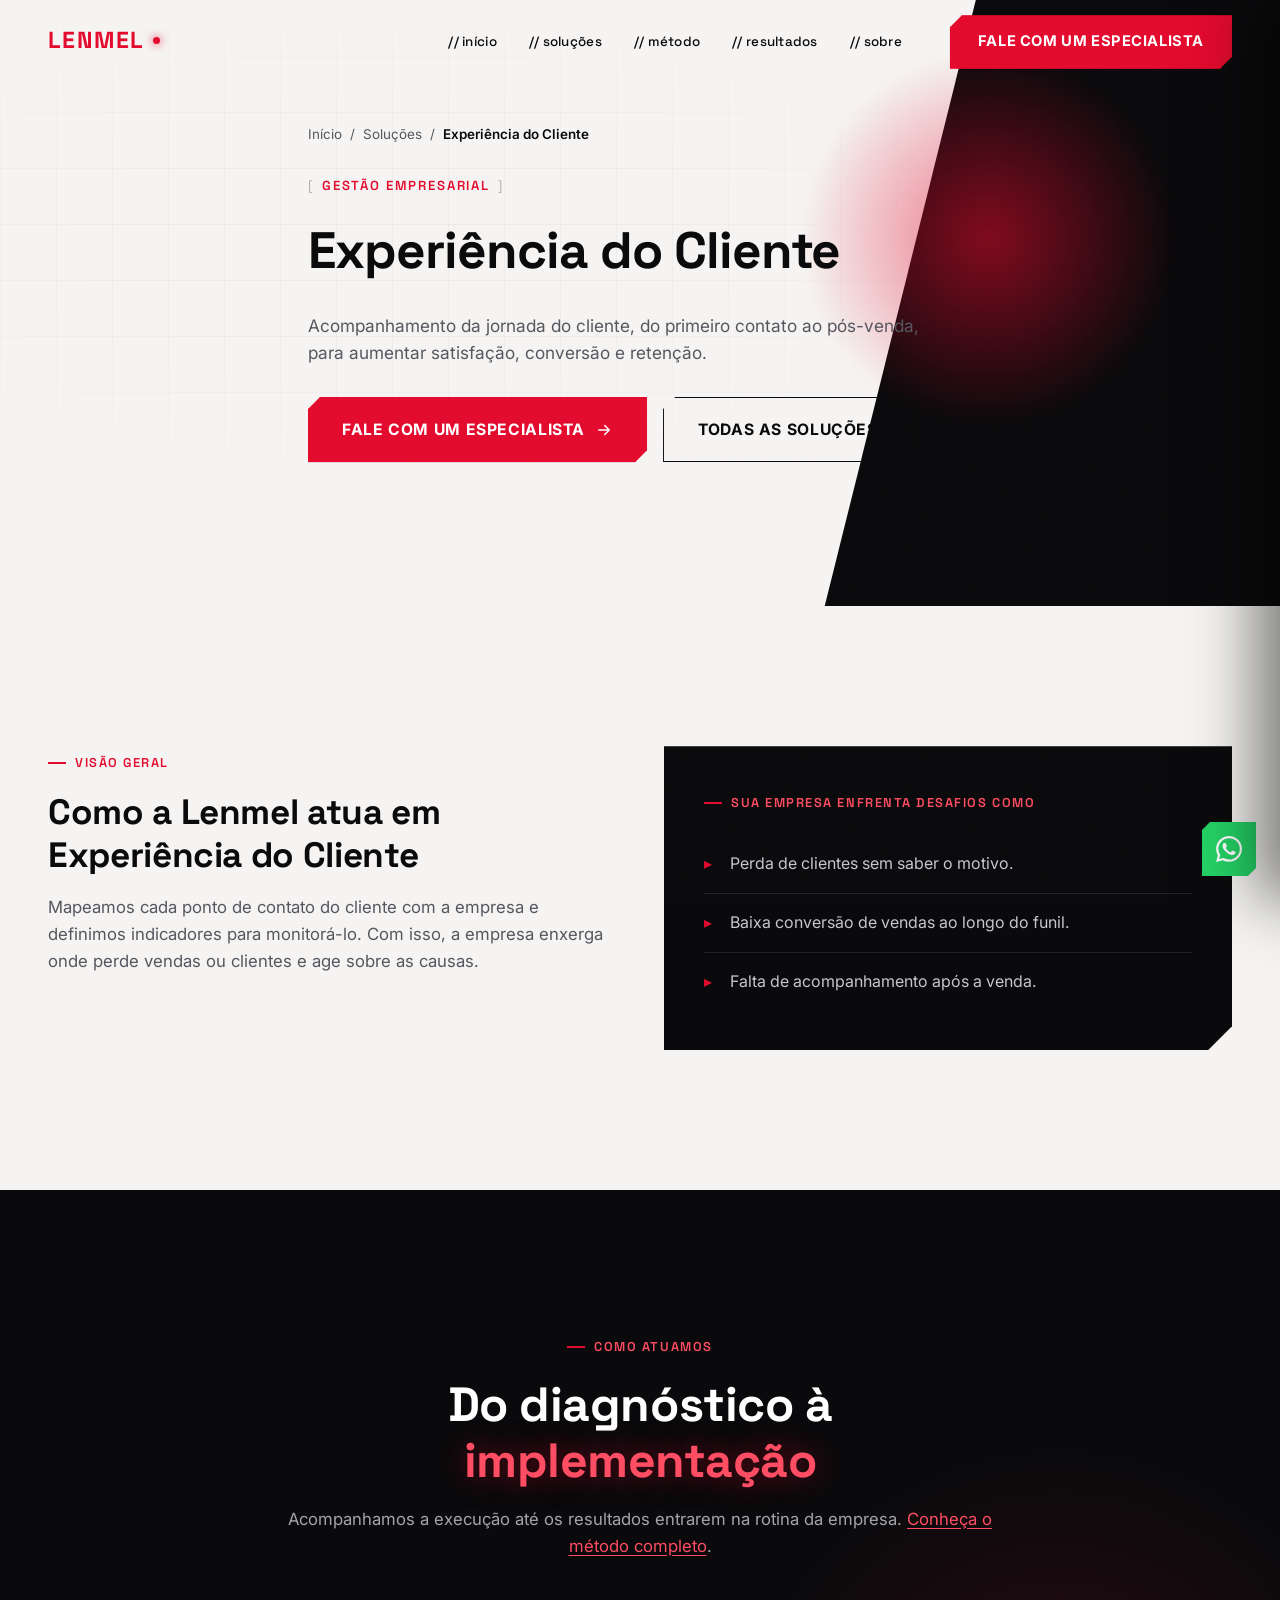
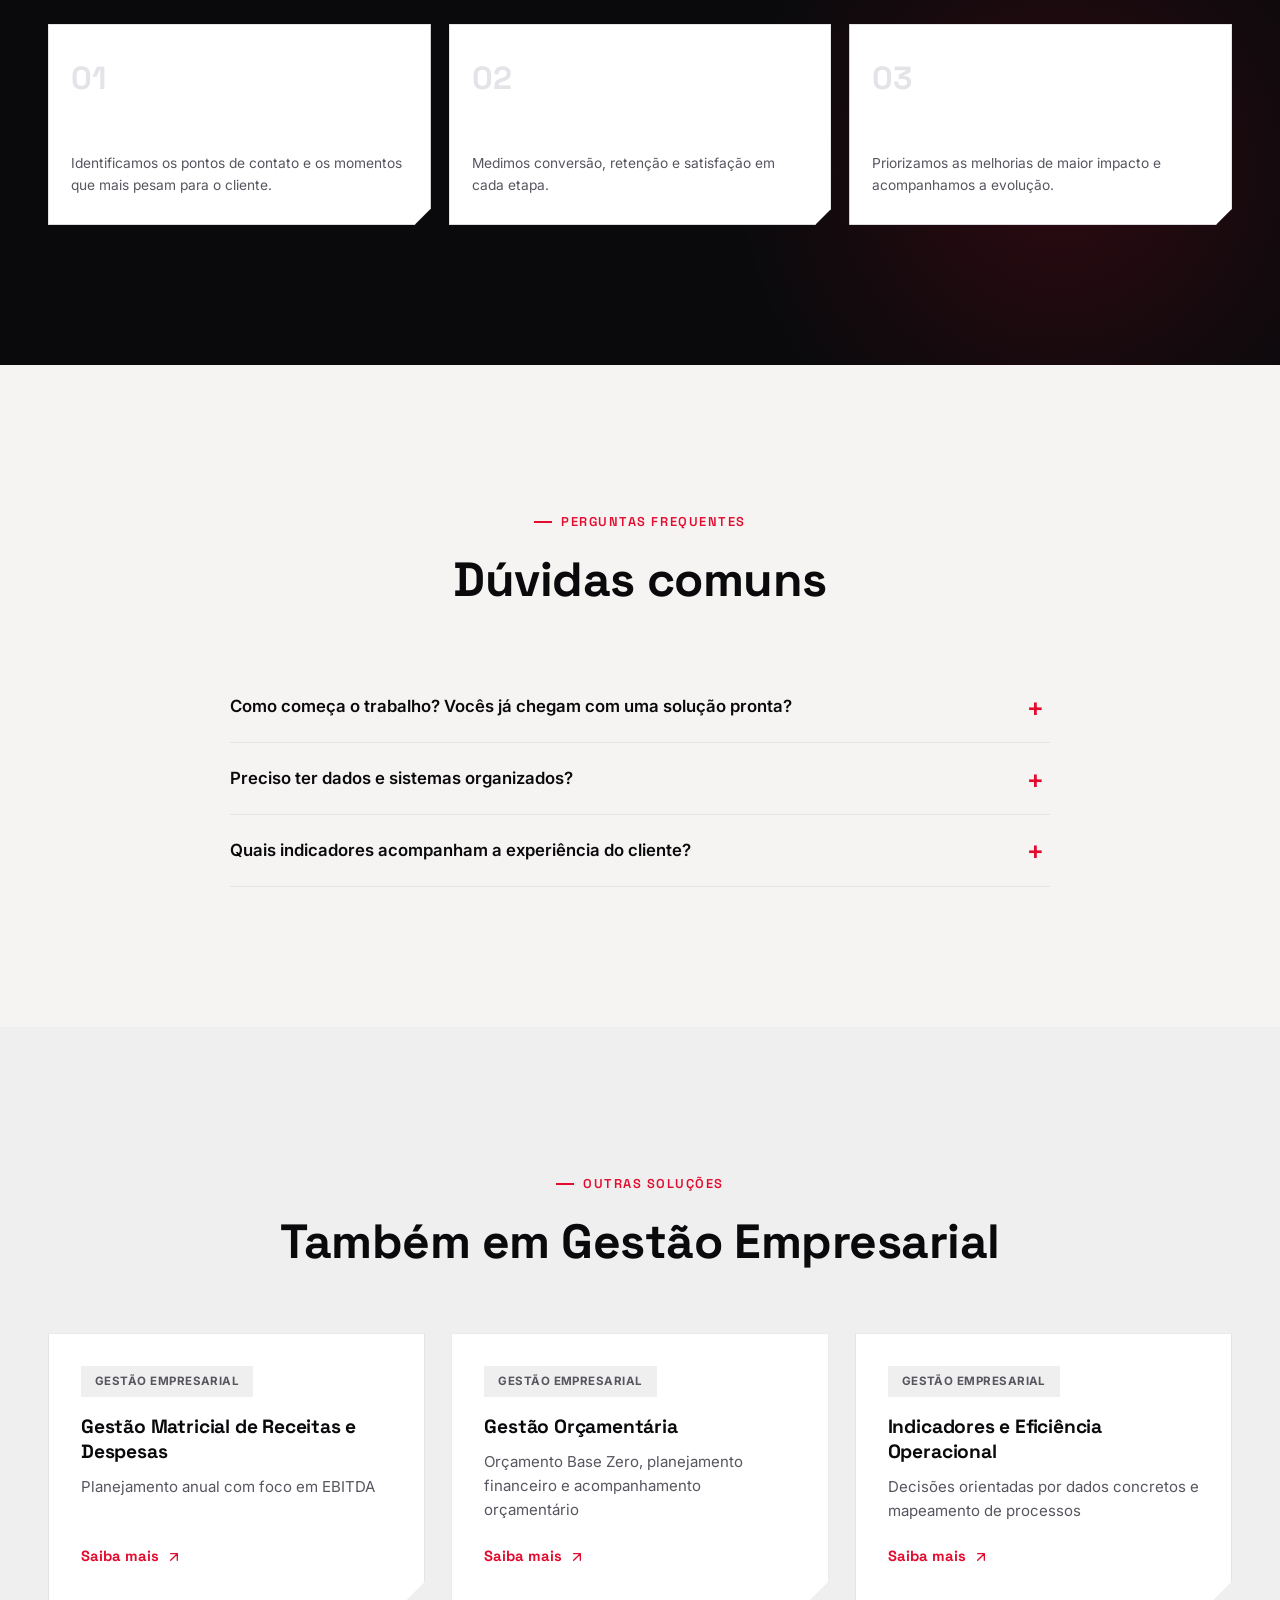
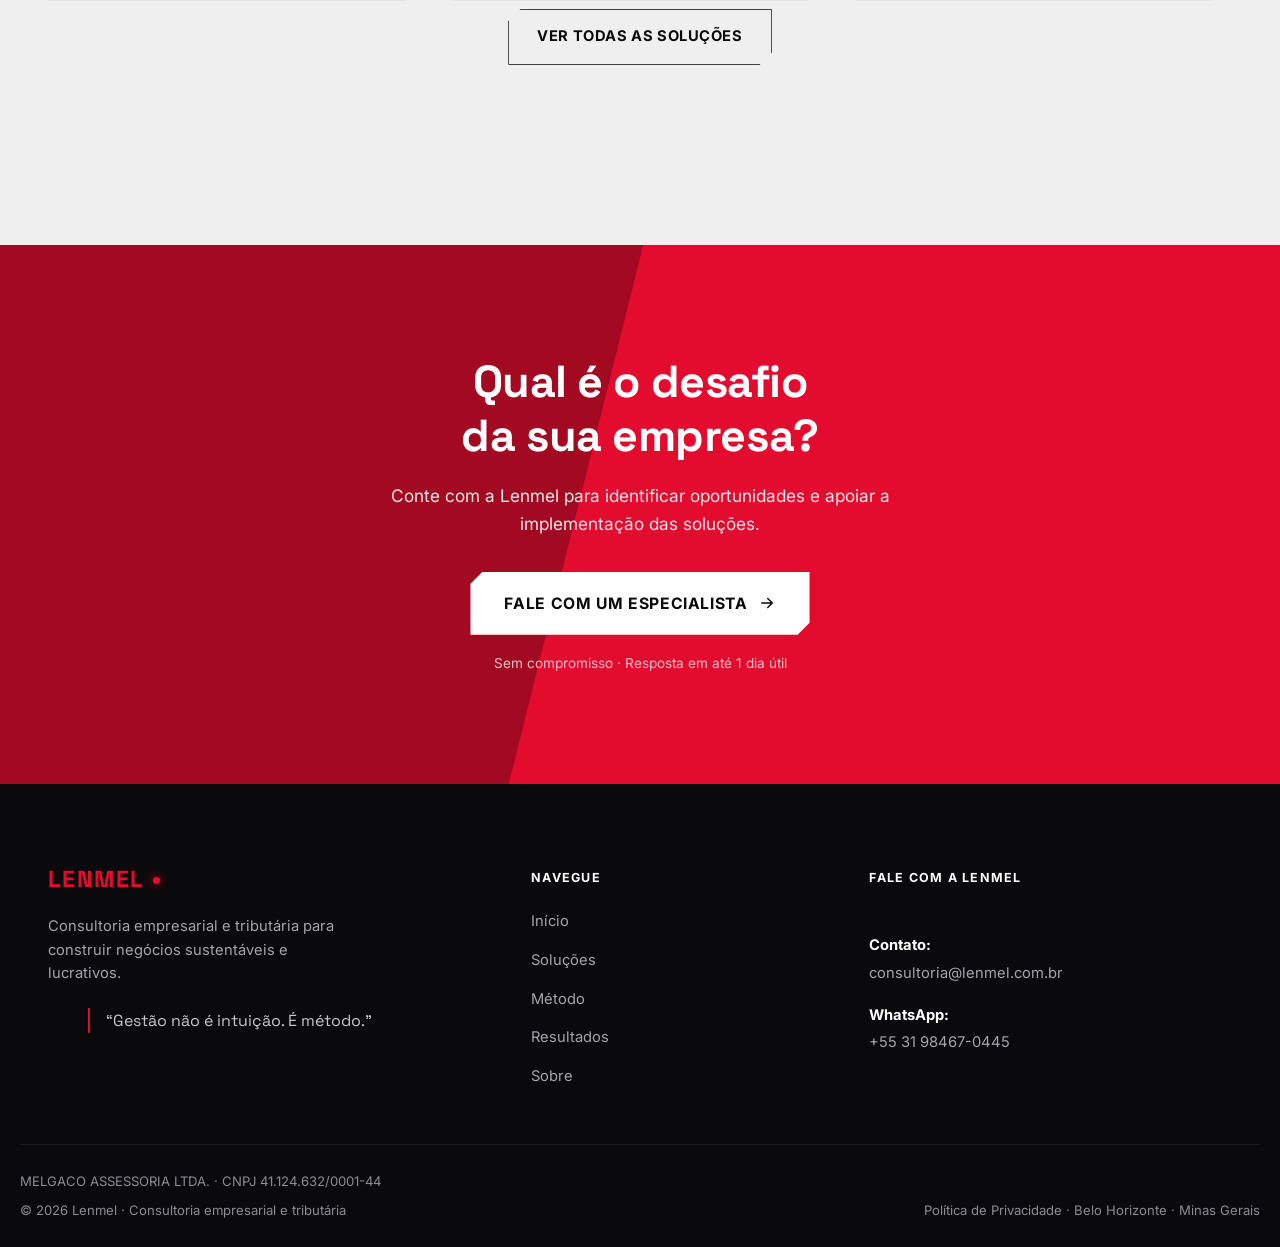
<file: solucao-experiencia-do-cliente.html>
<!DOCTYPE html>
<html lang="pt-BR">

<head>
  <meta charset="UTF-8">
  <meta name="viewport" content="width=device-width, initial-scale=1.0">
  <title>Experiência do Cliente | Lenmel</title>
  <meta name="description" content="Acompanhamento da jornada do cliente, do primeiro contato ao pós-venda, para aumentar satisfação, conversão e retenção.">
  <meta name="theme-color" content="#0A0A0C">
  <meta property="og:type" content="website">
  <meta property="og:site_name" content="Lenmel">
  <meta property="og:locale" content="pt_BR">
  <meta property="og:title" content="Experiência do Cliente | Lenmel">
  <meta property="og:description" content="Acompanhamento da jornada do cliente, do primeiro contato ao pós-venda, para aumentar satisfação, conversão e retenção.">
  <meta property="og:url" content="https://www.lenmel.com.br/solucao-experiencia-do-cliente.html">
  <meta property="og:image" content="https://www.lenmel.com.br/og-image.png">
  <meta property="og:image:width" content="1200">
  <meta property="og:image:height" content="630">
  <meta name="twitter:card" content="summary_large_image">
  <link rel="canonical" href="https://www.lenmel.com.br/solucao-experiencia-do-cliente.html">
  <link rel="icon" href="favicon.svg" type="image/svg+xml">
  <link rel="icon" href="favicon.ico" sizes="any">
  <link rel="icon" href="favicon-32.png" type="image/png" sizes="32x32">
  <link rel="icon" href="favicon-16.png" type="image/png" sizes="16x16">
  <link rel="apple-touch-icon" href="apple-touch-icon.png">
  <link rel="preconnect" href="https://fonts.googleapis.com">
  <link rel="preconnect" href="https://fonts.gstatic.com" crossorigin>
  <link href="https://fonts.googleapis.com/css2?family=Space+Grotesk:wght@400;500;600;700&family=Inter:wght@400;500;600;700;800;900&display=swap" rel="stylesheet">
  <link rel="stylesheet" href="styles.css">
<script type="application/ld+json">{"@context": "https://schema.org", "@type": "FAQPage", "mainEntity": [{"@type": "Question", "name": "Como começa o trabalho? Vocês já chegam com uma solução pronta?", "acceptedAnswer": {"@type": "Answer", "text": "Não. Começamos com uma conversa, presencial ou por vídeo, para entender a realidade da empresa. A partir daí identificamos os principais gargalos e as oportunidades de melhoria e propomos o caminho mais adequado."}}, {"@type": "Question", "name": "Preciso ter dados e sistemas organizados?", "acceptedAnswer": {"@type": "Answer", "text": "Não necessariamente. Trabalhamos com o que a empresa tem e ajudamos a organizar as informações essenciais ao longo do projeto."}}, {"@type": "Question", "name": "Quais indicadores acompanham a experiência do cliente?", "acceptedAnswer": {"@type": "Answer", "text": "Os mais comuns são conversão, retenção, recompra e satisfação. Escolhemos com a empresa os que fazem sentido para o negócio."}}]}</script>
</head>

<body>

  <div class="noise-overlay" aria-hidden="true"></div>
  <div class="scroll-progress" id="scroll-progress" aria-hidden="true"></div>

  <header class="site-header" id="site-header">
    <div class="container header-inner">
      <a href="index.html" class="brand" aria-label="Lenmel"><span class="brand-logo">LENMEL<i></i></span></a>
      <nav class="main-nav">
        <a href="index.html" class="nav-link">// início</a>
        <a href="solucoes.html" class="nav-link">// soluções</a>
        <a href="index.html#metodo" class="nav-link">// método</a>
        <a href="index.html#resultados" class="nav-link">// resultados</a>
        <a href="index.html#sobre" class="nav-link">// sobre</a>
      </nav>
      <a href="index.html#contato" class="btn btn-primary header-cta js-open-specialist">Fale com um especialista</a>
      <button class="menu-toggle" id="menu-toggle" aria-label="Abrir menu" aria-expanded="false">
        <span></span><span></span><span></span>
      </button>
    </div>
  </header>

  <div class="mobile-nav" id="mobile-nav">
    <a href="index.html" class="nav-link">Início</a>
    <a href="solucoes.html" class="nav-link">Soluções</a>
    <a href="index.html#metodo" class="nav-link">Método</a>
    <a href="index.html#resultados" class="nav-link">Resultados</a>
    <a href="index.html#sobre" class="nav-link">Sobre</a>
    <a href="index.html#contato" class="btn btn-primary mobile-cta js-open-specialist">Fale com um especialista</a>
  </div>
  <div class="mobile-nav-backdrop" id="mobile-nav-backdrop"></div>

  <main>
    <section class="hero page-hero">
      <div class="hero-diagonal" aria-hidden="true"></div>
      <div class="hero-glow hero-glow-1" aria-hidden="true"></div>
      <div class="hero-grid" aria-hidden="true"></div>
      <div class="container hero-inner">
        <nav class="breadcrumb" aria-label="Você está em"><a href="index.html">Início</a><span>/</span><a href="solucoes.html">Soluções</a><span>/</span><span>Experiência do Cliente</span></nav>
        <span class="tagline reveal"><span class="tagline-bracket">[</span> GESTÃO EMPRESARIAL <span class="tagline-bracket">]</span></span>
        <h1 class="hero-title reveal">Experiência do Cliente</h1>
        <div class="hero-foot reveal reveal-delay-1">
          <p class="hero-lede">Acompanhamento da jornada do cliente, do primeiro contato ao pós-venda, para aumentar satisfação, conversão e retenção.</p>
          <div class="hero-actions">
            <a href="index.html#contato" class="btn btn-primary btn-lg magnetic js-open-specialist"><span>Fale com um especialista</span>
              <svg viewBox="0 0 24 24" class="icon-arrow"><path d="M5 12h14M13 6l6 6-6 6" /></svg></a>
            <a href="solucoes.html" class="btn btn-outline btn-lg magnetic">Todas as soluções</a>
          </div>
        </div>
      </div>
    </section>

    <section class="section">
      <div class="container grid grid-2 detail-intro">
        <div class="reveal">
          <span class="eyebrow"><i></i>Visão geral</span>
          <h2 class="detail-title">Como a Lenmel atua em Experiência do Cliente</h2>
          <p class="detail-text">Mapeamos cada ponto de contato do cliente com a empresa e definimos indicadores para monitorá-lo. Com isso, a empresa enxerga onde perde vendas ou clientes e age sobre as causas.</p>
        </div>
        <div class="challenge-card reveal">
          <span class="eyebrow eyebrow-light"><i></i>Sua empresa enfrenta desafios como</span>
          <ul class="challenge-list">
            <li>Perda de clientes sem saber o motivo.</li>
            <li>Baixa conversão de vendas ao longo do funil.</li>
            <li>Falta de acompanhamento após a venda.</li>
          </ul>
        </div>
      </div>
    </section>

    <section class="section section-dark">
      <div class="dark-glow dark-glow-alt" aria-hidden="true"></div>
      <div class="container">
        <div class="section-head reveal">
          <span class="eyebrow eyebrow-light"><i></i>Como atuamos</span>
          <h2 class="text-light">Do diagnóstico à<br><span class="text-accent-glow">implementação</span></h2>
          <p class="text-muted-light">Acompanhamos a execução até os resultados entrarem na rotina da empresa. <a class="inline-link" href="index.html#metodo">Conheça o método completo</a>.</p>
        </div>
        <ol class="method-rail method-rail-3 reveal-group">
          <li class="method-step reveal"><span class="method-num">01</span><h3>Mapeamos a jornada</h3><p>Identificamos os pontos de contato e os momentos que mais pesam para o cliente.</p></li>
          <li class="method-step reveal"><span class="method-num">02</span><h3>Definimos indicadores</h3><p>Medimos conversão, retenção e satisfação em cada etapa.</p></li>
          <li class="method-step reveal"><span class="method-num">03</span><h3>Atuamos nas causas</h3><p>Priorizamos as melhorias de maior impacto e acompanhamos a evolução.</p></li>
        </ol>
      </div>
    </section>

    <section class="section">
      <div class="container">
        <div class="section-head reveal"><span class="eyebrow"><i></i>Perguntas frequentes</span><h2>Dúvidas comuns</h2></div>
        <div class="faq reveal">
          <details><summary>Como começa o trabalho? Vocês já chegam com uma solução pronta?</summary><p>Não. Começamos com uma conversa, presencial ou por vídeo, para entender a realidade da empresa. A partir daí identificamos os principais gargalos e as oportunidades de melhoria e propomos o caminho mais adequado.</p></details>
          <details><summary>Preciso ter dados e sistemas organizados?</summary><p>Não necessariamente. Trabalhamos com o que a empresa tem e ajudamos a organizar as informações essenciais ao longo do projeto.</p></details>
          <details><summary>Quais indicadores acompanham a experiência do cliente?</summary><p>Os mais comuns são conversão, retenção, recompra e satisfação. Escolhemos com a empresa os que fazem sentido para o negócio.</p></details>
        </div>
      </div>
    </section>

    <section class="section section-tint">
      <div class="container">
        <div class="section-head reveal">
          <span class="eyebrow"><i></i>Outras soluções</span>
          <h2>Também em Gestão Empresarial</h2>
        </div>
        <div class="grid grid-3 reveal-group">
          <a class="sol-card reveal" href="solucao-gestao-matricial-receitas-despesas.html">
            <span class="pill pill-neutral">Gestão Empresarial</span>
            <h3>Gestão Matricial de Receitas e Despesas</h3>
            <p>Planejamento anual com foco em EBITDA</p>
            <span class="link-arrow">Saiba mais <svg viewBox="0 0 24 24"><path d="M7 17 17 7M7 7h10v10" /></svg></span>
          </a>
          <a class="sol-card reveal" href="solucao-gestao-orcamentaria.html">
            <span class="pill pill-neutral">Gestão Empresarial</span>
            <h3>Gestão Orçamentária</h3>
            <p>Orçamento Base Zero, planejamento financeiro e acompanhamento orçamentário</p>
            <span class="link-arrow">Saiba mais <svg viewBox="0 0 24 24"><path d="M7 17 17 7M7 7h10v10" /></svg></span>
          </a>
          <a class="sol-card reveal" href="solucao-indicadores-eficiencia-operacional.html">
            <span class="pill pill-neutral">Gestão Empresarial</span>
            <h3>Indicadores e Eficiência Operacional</h3>
            <p>Decisões orientadas por dados concretos e mapeamento de processos</p>
            <span class="link-arrow">Saiba mais <svg viewBox="0 0 24 24"><path d="M7 17 17 7M7 7h10v10" /></svg></span>
          </a>
        </div>
        <div class="section-cta reveal"><a href="solucoes.html" class="btn btn-outline">Ver todas as soluções</a></div>
      </div>
    </section>

    <section class="cta-band reveal">
      <div class="cta-band-diagonal" aria-hidden="true"></div>
      <div class="container cta-band-inner">
        <h2>Qual é o desafio<br>da sua empresa?</h2>
        <p>Conte com a Lenmel para identificar oportunidades e apoiar a implementação das soluções.</p>
        <a href="index.html#contato" class="btn btn-light btn-lg magnetic js-open-specialist">Fale com um especialista
          <svg viewBox="0 0 24 24" class="icon-arrow"><path d="M5 12h14M13 6l6 6-6 6" /></svg>
        </a>
        <span class="cta-band-note">Sem compromisso · Resposta em até 1 dia útil</span>
      </div>
    </section>
  </main>

  <footer class="site-footer">
    <div class="container footer-grid">
      <div class="footer-brand">
        <span class="brand-logo">LENMEL<i></i></span>
        <p>Consultoria empresarial e tributária para construir negócios sustentáveis e lucrativos.</p>
        <blockquote class="footer-quote">“Gestão não é intuição. É método.”</blockquote>
      </div>
      <nav class="footer-nav">
        <span class="footer-heading">Navegue</span>
        <ul>
          <li><a href="index.html#inicio">Início</a></li>
          <li><a href="solucoes.html">Soluções</a></li>
          <li><a href="index.html#metodo">Método</a></li>
          <li><a href="index.html#resultados">Resultados</a></li>
          <li><a href="index.html#sobre">Sobre</a></li>
        </ul>
      </nav>
      <div class="footer-contacts">
        <span class="footer-heading">Fale com a Lenmel</span>
        <div class="footer-person">
          <span class="footer-label">Contato:</span>
          <a href="mailto:consultoria@lenmel.com.br">consultoria@lenmel.com.br</a>
          <span class="footer-label">WhatsApp:</span>
          <a href="https://wa.me/5531984670445?text=Ol%C3%A1%2C%20vim%20pelo%20site%20da%20Lenmel%20e%20gostaria%20de%20pedir%20uma%20informa%C3%A7%C3%A3o%21" target="_blank" rel="noopener">+55 31 98467-0445</a>
        </div>
      </div>
    </div>
    <div class="container footer-legal">MELGACO ASSESSORIA LTDA. · CNPJ 41.124.632/0001-44</div>
    <div class="container footer-bottom">
      <span>© <span id="footer-year">2026</span> Lenmel · Consultoria empresarial e tributária</span>
      <span><a href="privacidade.html">Política de Privacidade</a> · Belo Horizonte · Minas Gerais</span>
    </div>
  </footer>

  <a class="wa-float" href="https://wa.me/5531984670445?text=Ol%C3%A1%2C%20vim%20pelo%20site%20da%20Lenmel%20e%20gostaria%20de%20pedir%20uma%20informa%C3%A7%C3%A3o%21" target="_blank" rel="noopener" aria-label="Falar no WhatsApp"><svg class="icon-wa" viewBox="0 0 24 24" aria-hidden="true"><path d="M17.472 14.382c-.297-.149-1.758-.867-2.03-.967-.273-.099-.471-.148-.67.15-.197.297-.767.966-.94 1.164-.173.199-.347.223-.644.075-.297-.15-1.255-.463-2.39-1.475-.883-.788-1.48-1.761-1.653-2.059-.173-.297-.018-.458.13-.606.134-.133.298-.347.446-.52.149-.174.198-.298.298-.497.099-.198.05-.371-.025-.52-.075-.149-.669-1.612-.916-2.207-.242-.579-.487-.5-.669-.51-.173-.008-.371-.01-.57-.01-.198 0-.52.074-.792.372-.272.297-1.04 1.016-1.04 2.479 0 1.462 1.065 2.875 1.213 3.074.149.198 2.096 3.2 5.077 4.487.709.306 1.262.489 1.694.625.712.227 1.36.195 1.871.118.571-.085 1.758-.719 2.006-1.413.248-.694.248-1.289.173-1.413-.074-.124-.272-.198-.57-.347m-5.421 7.403h-.004a9.87 9.87 0 0 1-5.031-1.378l-.361-.214-3.741.982.998-3.648-.235-.374a9.86 9.86 0 0 1-1.51-5.26c.001-5.45 4.436-9.884 9.888-9.884 2.64 0 5.122 1.03 6.988 2.898a9.825 9.825 0 0 1 2.893 6.994c-.003 5.45-4.437 9.884-9.885 9.884m8.413-18.297A11.815 11.815 0 0 0 12.05 0C5.495 0 .16 5.335.157 11.892c0 2.096.547 4.142 1.588 5.945L.057 24l6.305-1.654a11.882 11.882 0 0 0 5.683 1.448h.005c6.554 0 11.89-5.335 11.893-11.893a11.821 11.821 0 0 0-3.48-8.413Z"/></svg></a>

  <button class="back-to-top" id="back-to-top" aria-label="Voltar ao topo">
    <svg viewBox="0 0 24 24"><path d="M12 19V5M5 12l7-7 7 7" /></svg>
  </button>

  <div class="specialist-modal" id="specialist-modal" aria-hidden="true">
    <div class="specialist-modal-backdrop" id="specialist-modal-backdrop"></div>
    <div class="specialist-modal-panel" role="dialog" aria-modal="true" aria-labelledby="specialist-modal-title">
      <button class="specialist-modal-close" id="specialist-modal-close" aria-label="Fechar">
        <svg viewBox="0 0 24 24"><path d="M6 6l12 12M18 6 6 18"/></svg>
      </button>
      <span class="eyebrow specialist-modal-eyebrow"><i></i>Fale com um especialista</span>
      <h3 id="specialist-modal-title">Sobre qual tema você quer falar?</h3>
      <p class="specialist-modal-sub">Escolha o tema e a conversa abre direto no WhatsApp da Lenmel.</p>
      <div class="specialist-cards">
        <a class="specialist-card" href="https://wa.me/5531984670445?text=Ol%C3%A1%2C%20vim%20pelo%20site%20da%20Lenmel%20e%20gostaria%20de%20falar%20sobre%20Gest%C3%A3o%20Empresarial." target="_blank" rel="noopener">
          <span class="specialist-icon"><svg viewBox="0 0 24 24"><path d="M4 20V10M12 20V4M20 20v-7"/></svg></span>
          <div class="specialist-card-body"><strong>Gestão Empresarial</strong><span class="specialist-desc">Orçamento, indicadores e eficiência operacional.</span></div>
          <span class="specialist-card-cta">Chamar no WhatsApp <svg class="icon-wa" viewBox="0 0 24 24" aria-hidden="true"><path d="M17.472 14.382c-.297-.149-1.758-.867-2.03-.967-.273-.099-.471-.148-.67.15-.197.297-.767.966-.94 1.164-.173.199-.347.223-.644.075-.297-.15-1.255-.463-2.39-1.475-.883-.788-1.48-1.761-1.653-2.059-.173-.297-.018-.458.13-.606.134-.133.298-.347.446-.52.149-.174.198-.298.298-.497.099-.198.05-.371-.025-.52-.075-.149-.669-1.612-.916-2.207-.242-.579-.487-.5-.669-.51-.173-.008-.371-.01-.57-.01-.198 0-.52.074-.792.372-.272.297-1.04 1.016-1.04 2.479 0 1.462 1.065 2.875 1.213 3.074.149.198 2.096 3.2 5.077 4.487.709.306 1.262.489 1.694.625.712.227 1.36.195 1.871.118.571-.085 1.758-.719 2.006-1.413.248-.694.248-1.289.173-1.413-.074-.124-.272-.198-.57-.347m-5.421 7.403h-.004a9.87 9.87 0 0 1-5.031-1.378l-.361-.214-3.741.982.998-3.648-.235-.374a9.86 9.86 0 0 1-1.51-5.26c.001-5.45 4.436-9.884 9.888-9.884 2.64 0 5.122 1.03 6.988 2.898a9.825 9.825 0 0 1 2.893 6.994c-.003 5.45-4.437 9.884-9.885 9.884m8.413-18.297A11.815 11.815 0 0 0 12.05 0C5.495 0 .16 5.335.157 11.892c0 2.096.547 4.142 1.588 5.945L.057 24l6.305-1.654a11.882 11.882 0 0 0 5.683 1.448h.005c6.554 0 11.89-5.335 11.893-11.893a11.821 11.821 0 0 0-3.48-8.413Z"/></svg></span>
        </a>
        <a class="specialist-card" href="https://wa.me/5531984670445?text=Ol%C3%A1%2C%20vim%20pelo%20site%20da%20Lenmel%20e%20gostaria%20de%20falar%20sobre%20Fiscal%20e%20Tribut%C3%A1rio." target="_blank" rel="noopener">
          <span class="specialist-icon"><svg viewBox="0 0 24 24"><path d="M12 2 4 5v6c0 5 3.5 8.5 8 11 4.5-2.5 8-6 8-11V5Z"/></svg></span>
          <div class="specialist-card-body"><strong>Fiscal & Tributário</strong><span class="specialist-desc">Planejamento, recuperação de créditos e Reforma Tributária.</span></div>
          <span class="specialist-card-cta">Chamar no WhatsApp <svg class="icon-wa" viewBox="0 0 24 24" aria-hidden="true"><path d="M17.472 14.382c-.297-.149-1.758-.867-2.03-.967-.273-.099-.471-.148-.67.15-.197.297-.767.966-.94 1.164-.173.199-.347.223-.644.075-.297-.15-1.255-.463-2.39-1.475-.883-.788-1.48-1.761-1.653-2.059-.173-.297-.018-.458.13-.606.134-.133.298-.347.446-.52.149-.174.198-.298.298-.497.099-.198.05-.371-.025-.52-.075-.149-.669-1.612-.916-2.207-.242-.579-.487-.5-.669-.51-.173-.008-.371-.01-.57-.01-.198 0-.52.074-.792.372-.272.297-1.04 1.016-1.04 2.479 0 1.462 1.065 2.875 1.213 3.074.149.198 2.096 3.2 5.077 4.487.709.306 1.262.489 1.694.625.712.227 1.36.195 1.871.118.571-.085 1.758-.719 2.006-1.413.248-.694.248-1.289.173-1.413-.074-.124-.272-.198-.57-.347m-5.421 7.403h-.004a9.87 9.87 0 0 1-5.031-1.378l-.361-.214-3.741.982.998-3.648-.235-.374a9.86 9.86 0 0 1-1.51-5.26c.001-5.45 4.436-9.884 9.888-9.884 2.64 0 5.122 1.03 6.988 2.898a9.825 9.825 0 0 1 2.893 6.994c-.003 5.45-4.437 9.884-9.885 9.884m8.413-18.297A11.815 11.815 0 0 0 12.05 0C5.495 0 .16 5.335.157 11.892c0 2.096.547 4.142 1.588 5.945L.057 24l6.305-1.654a11.882 11.882 0 0 0 5.683 1.448h.005c6.554 0 11.89-5.335 11.893-11.893a11.821 11.821 0 0 0-3.48-8.413Z"/></svg></span>
        </a>
        <a class="specialist-card" href="https://wa.me/5531984670445?text=Ol%C3%A1%2C%20vim%20pelo%20site%20da%20Lenmel%20e%20gostaria%20de%20pedir%20uma%20informa%C3%A7%C3%A3o%21" target="_blank" rel="noopener">
          <span class="specialist-icon"><svg viewBox="0 0 24 24"><path d="M9 3h6v4h4v6h-4v4H9v-4H5V7h4Z"/></svg></span>
          <div class="specialist-card-body"><strong>Outro assunto</strong><span class="specialist-desc">Conte o seu desafio e direcionamos para o especialista.</span></div>
          <span class="specialist-card-cta">Chamar no WhatsApp <svg class="icon-wa" viewBox="0 0 24 24" aria-hidden="true"><path d="M17.472 14.382c-.297-.149-1.758-.867-2.03-.967-.273-.099-.471-.148-.67.15-.197.297-.767.966-.94 1.164-.173.199-.347.223-.644.075-.297-.15-1.255-.463-2.39-1.475-.883-.788-1.48-1.761-1.653-2.059-.173-.297-.018-.458.13-.606.134-.133.298-.347.446-.52.149-.174.198-.298.298-.497.099-.198.05-.371-.025-.52-.075-.149-.669-1.612-.916-2.207-.242-.579-.487-.5-.669-.51-.173-.008-.371-.01-.57-.01-.198 0-.52.074-.792.372-.272.297-1.04 1.016-1.04 2.479 0 1.462 1.065 2.875 1.213 3.074.149.198 2.096 3.2 5.077 4.487.709.306 1.262.489 1.694.625.712.227 1.36.195 1.871.118.571-.085 1.758-.719 2.006-1.413.248-.694.248-1.289.173-1.413-.074-.124-.272-.198-.57-.347m-5.421 7.403h-.004a9.87 9.87 0 0 1-5.031-1.378l-.361-.214-3.741.982.998-3.648-.235-.374a9.86 9.86 0 0 1-1.51-5.26c.001-5.45 4.436-9.884 9.888-9.884 2.64 0 5.122 1.03 6.988 2.898a9.825 9.825 0 0 1 2.893 6.994c-.003 5.45-4.437 9.884-9.885 9.884m8.413-18.297A11.815 11.815 0 0 0 12.05 0C5.495 0 .16 5.335.157 11.892c0 2.096.547 4.142 1.588 5.945L.057 24l6.305-1.654a11.882 11.882 0 0 0 5.683 1.448h.005c6.554 0 11.89-5.335 11.893-11.893a11.821 11.821 0 0 0-3.48-8.413Z"/></svg></span>
        </a>
      </div>
    </div>
  </div>

  <script src="script.js"></script>
</body>

</html>
</file>
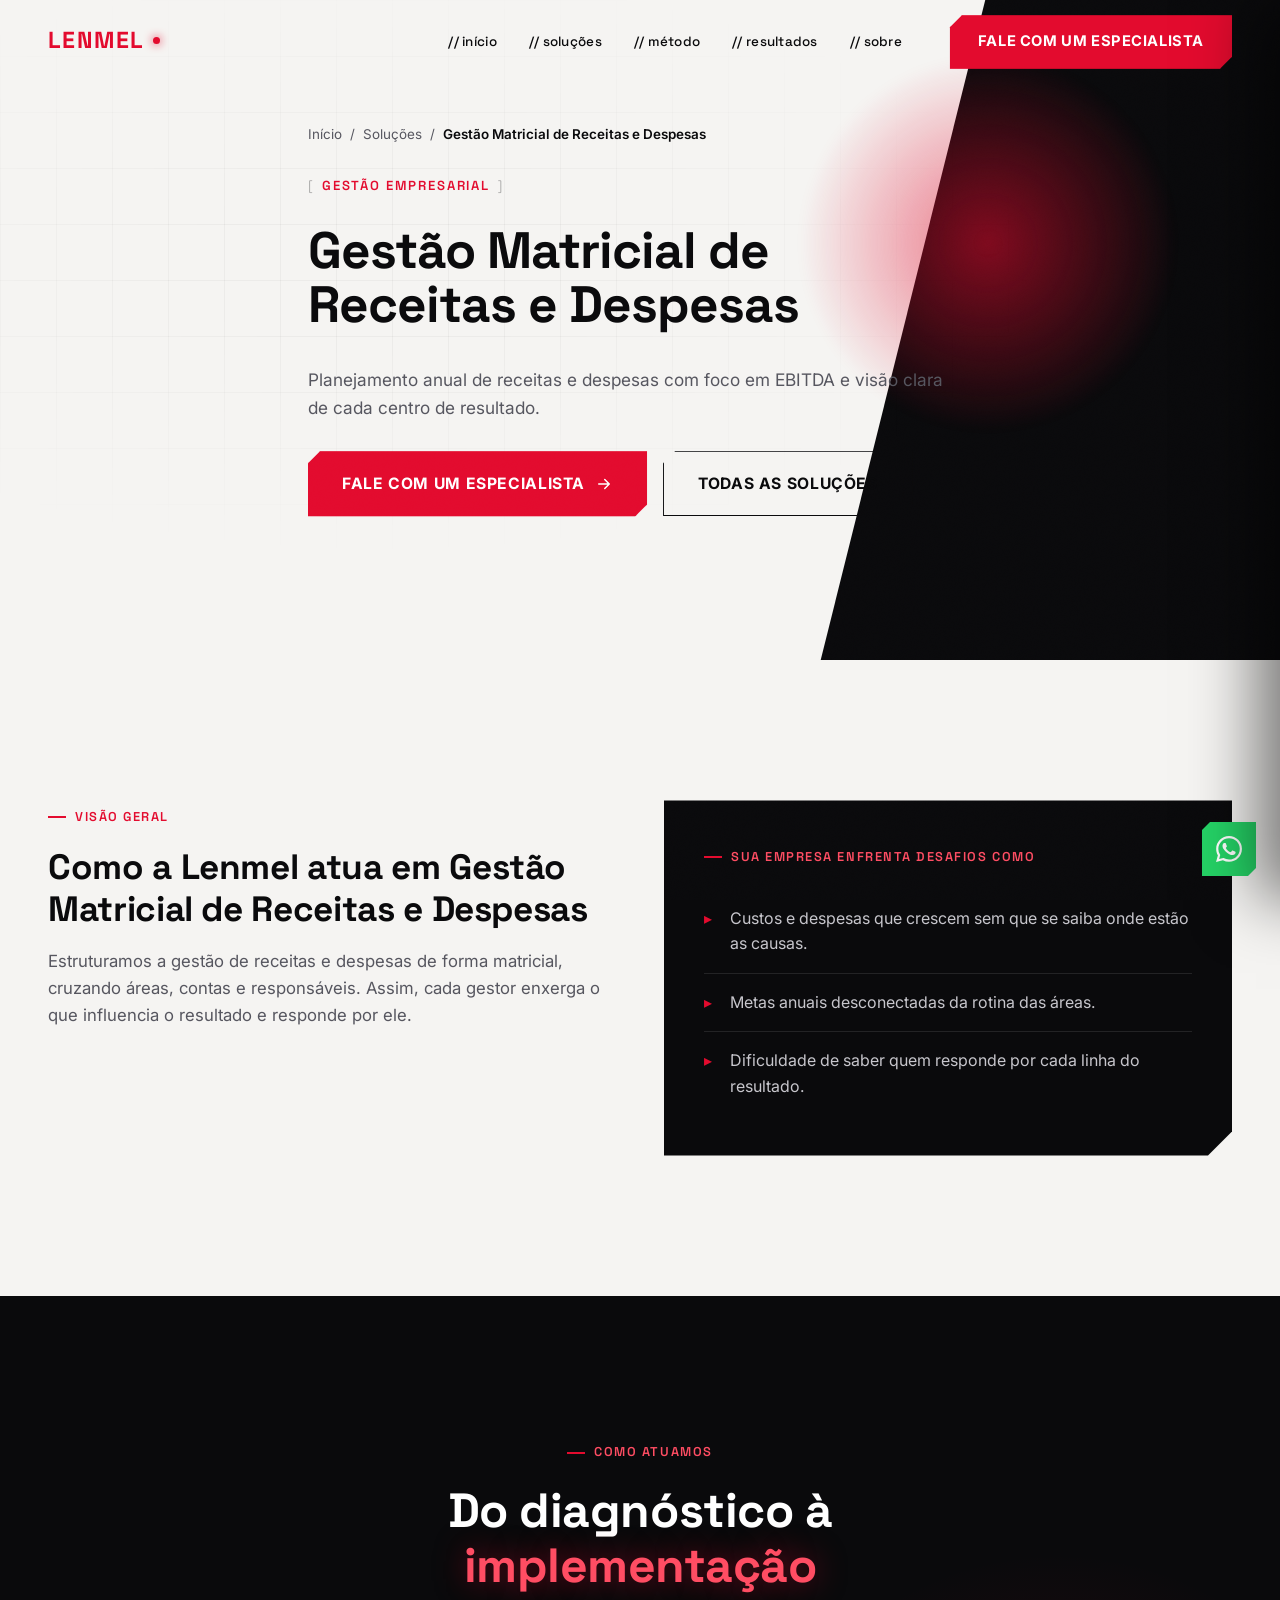
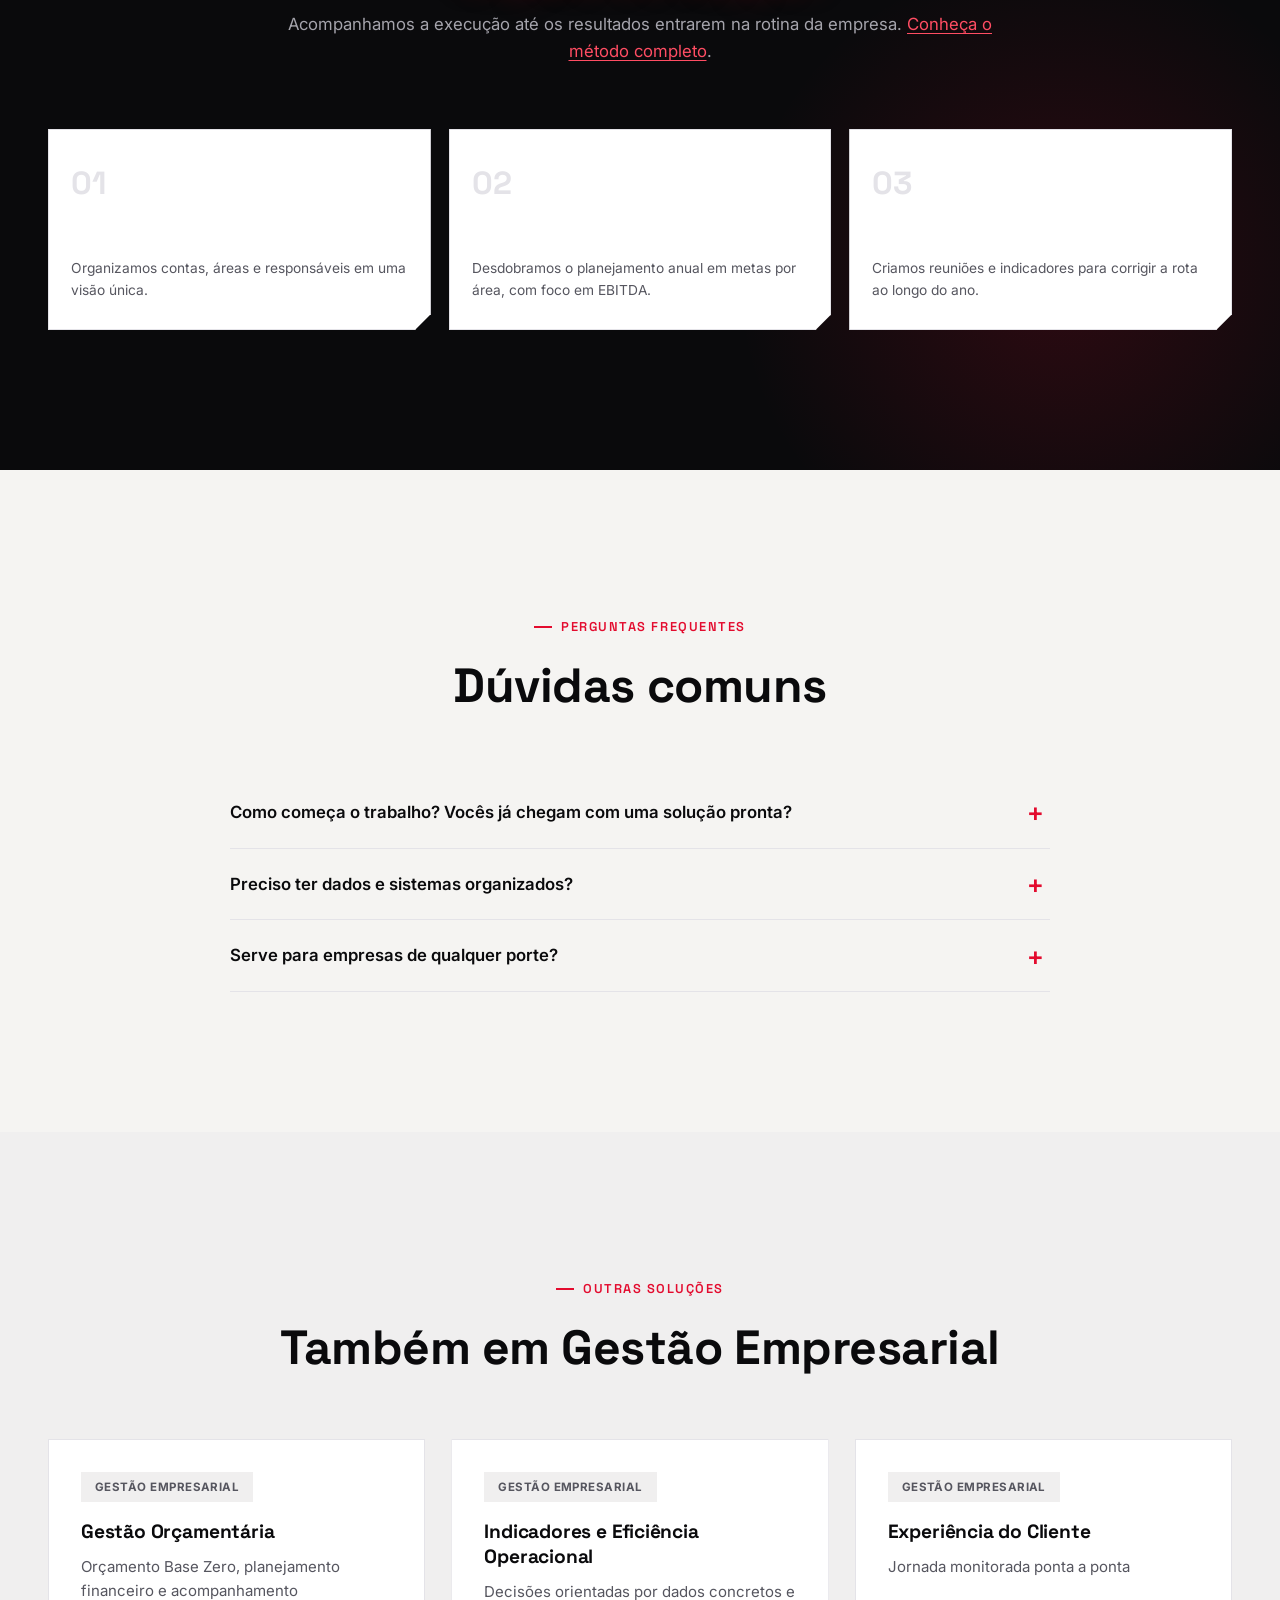
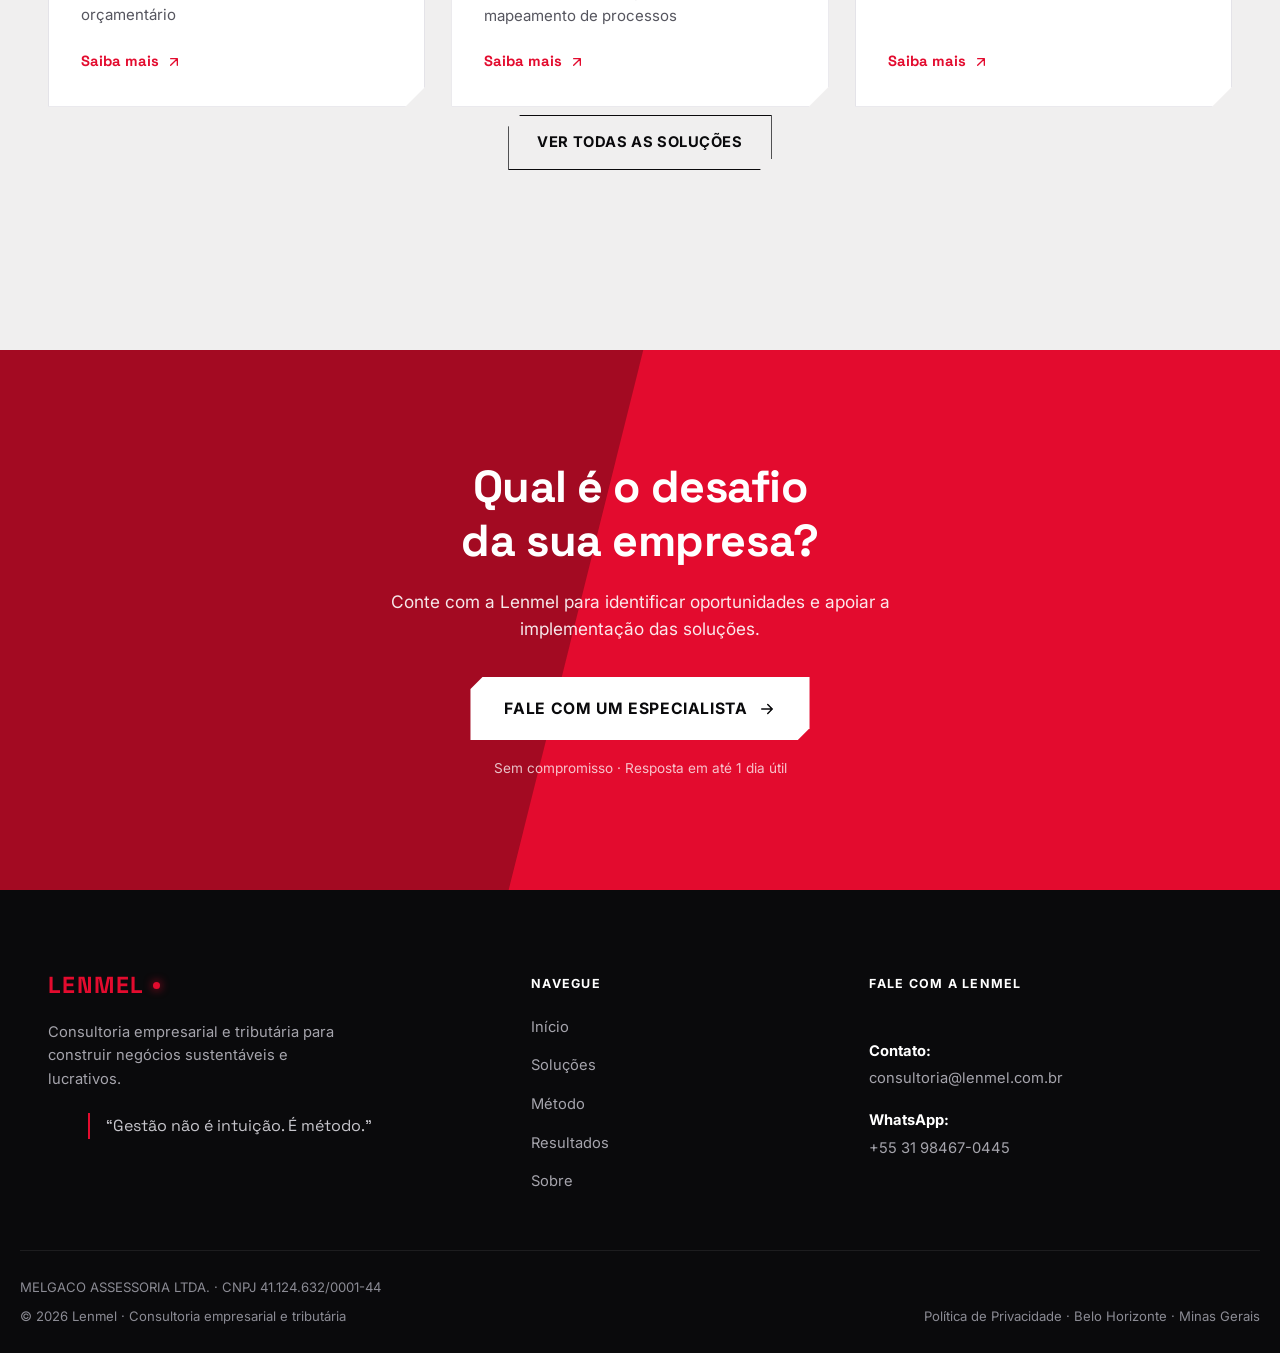
<file: solucao-gestao-matricial-receitas-despesas.html>
<!DOCTYPE html>
<html lang="pt-BR">

<head>
  <meta charset="UTF-8">
  <meta name="viewport" content="width=device-width, initial-scale=1.0">
  <title>Gestão Matricial de Receitas e Despesas | Lenmel</title>
  <meta name="description" content="Planejamento anual de receitas e despesas com foco em EBITDA e visão clara de cada centro de resultado.">
  <meta name="theme-color" content="#0A0A0C">
  <meta property="og:type" content="website">
  <meta property="og:site_name" content="Lenmel">
  <meta property="og:locale" content="pt_BR">
  <meta property="og:title" content="Gestão Matricial de Receitas e Despesas | Lenmel">
  <meta property="og:description" content="Planejamento anual de receitas e despesas com foco em EBITDA e visão clara de cada centro de resultado.">
  <meta property="og:url" content="https://www.lenmel.com.br/solucao-gestao-matricial-receitas-despesas.html">
  <meta property="og:image" content="https://www.lenmel.com.br/og-image.png">
  <meta property="og:image:width" content="1200">
  <meta property="og:image:height" content="630">
  <meta name="twitter:card" content="summary_large_image">
  <link rel="canonical" href="https://www.lenmel.com.br/solucao-gestao-matricial-receitas-despesas.html">
  <link rel="icon" href="favicon.svg" type="image/svg+xml">
  <link rel="icon" href="favicon.ico" sizes="any">
  <link rel="icon" href="favicon-32.png" type="image/png" sizes="32x32">
  <link rel="icon" href="favicon-16.png" type="image/png" sizes="16x16">
  <link rel="apple-touch-icon" href="apple-touch-icon.png">
  <link rel="preconnect" href="https://fonts.googleapis.com">
  <link rel="preconnect" href="https://fonts.gstatic.com" crossorigin>
  <link href="https://fonts.googleapis.com/css2?family=Space+Grotesk:wght@400;500;600;700&family=Inter:wght@400;500;600;700;800;900&display=swap" rel="stylesheet">
  <link rel="stylesheet" href="styles.css">
<script type="application/ld+json">{"@context": "https://schema.org", "@type": "FAQPage", "mainEntity": [{"@type": "Question", "name": "Como começa o trabalho? Vocês já chegam com uma solução pronta?", "acceptedAnswer": {"@type": "Answer", "text": "Não. Começamos com uma conversa, presencial ou por vídeo, para entender a realidade da empresa. A partir daí identificamos os principais gargalos e as oportunidades de melhoria e propomos o caminho mais adequado."}}, {"@type": "Question", "name": "Preciso ter dados e sistemas organizados?", "acceptedAnswer": {"@type": "Answer", "text": "Não necessariamente. Trabalhamos com o que a empresa tem e ajudamos a organizar as informações essenciais ao longo do projeto."}}, {"@type": "Question", "name": "Serve para empresas de qualquer porte?", "acceptedAnswer": {"@type": "Answer", "text": "Sim. O nível de detalhe é ajustado ao tamanho e à estrutura da empresa; o princípio é o mesmo: cada resultado com um responsável."}}]}</script>
</head>

<body>

  <div class="noise-overlay" aria-hidden="true"></div>
  <div class="scroll-progress" id="scroll-progress" aria-hidden="true"></div>

  <header class="site-header" id="site-header">
    <div class="container header-inner">
      <a href="index.html" class="brand" aria-label="Lenmel"><span class="brand-logo">LENMEL<i></i></span></a>
      <nav class="main-nav">
        <a href="index.html" class="nav-link">// início</a>
        <a href="solucoes.html" class="nav-link">// soluções</a>
        <a href="index.html#metodo" class="nav-link">// método</a>
        <a href="index.html#resultados" class="nav-link">// resultados</a>
        <a href="index.html#sobre" class="nav-link">// sobre</a>
      </nav>
      <a href="index.html#contato" class="btn btn-primary header-cta js-open-specialist">Fale com um especialista</a>
      <button class="menu-toggle" id="menu-toggle" aria-label="Abrir menu" aria-expanded="false">
        <span></span><span></span><span></span>
      </button>
    </div>
  </header>

  <div class="mobile-nav" id="mobile-nav">
    <a href="index.html" class="nav-link">Início</a>
    <a href="solucoes.html" class="nav-link">Soluções</a>
    <a href="index.html#metodo" class="nav-link">Método</a>
    <a href="index.html#resultados" class="nav-link">Resultados</a>
    <a href="index.html#sobre" class="nav-link">Sobre</a>
    <a href="index.html#contato" class="btn btn-primary mobile-cta js-open-specialist">Fale com um especialista</a>
  </div>
  <div class="mobile-nav-backdrop" id="mobile-nav-backdrop"></div>

  <main>
    <section class="hero page-hero">
      <div class="hero-diagonal" aria-hidden="true"></div>
      <div class="hero-glow hero-glow-1" aria-hidden="true"></div>
      <div class="hero-grid" aria-hidden="true"></div>
      <div class="container hero-inner">
        <nav class="breadcrumb" aria-label="Você está em"><a href="index.html">Início</a><span>/</span><a href="solucoes.html">Soluções</a><span>/</span><span>Gestão Matricial de Receitas e Despesas</span></nav>
        <span class="tagline reveal"><span class="tagline-bracket">[</span> GESTÃO EMPRESARIAL <span class="tagline-bracket">]</span></span>
        <h1 class="hero-title reveal">Gestão Matricial de Receitas e Despesas</h1>
        <div class="hero-foot reveal reveal-delay-1">
          <p class="hero-lede">Planejamento anual de receitas e despesas com foco em EBITDA e visão clara de cada centro de resultado.</p>
          <div class="hero-actions">
            <a href="index.html#contato" class="btn btn-primary btn-lg magnetic js-open-specialist"><span>Fale com um especialista</span>
              <svg viewBox="0 0 24 24" class="icon-arrow"><path d="M5 12h14M13 6l6 6-6 6" /></svg></a>
            <a href="solucoes.html" class="btn btn-outline btn-lg magnetic">Todas as soluções</a>
          </div>
        </div>
      </div>
    </section>

    <section class="section">
      <div class="container grid grid-2 detail-intro">
        <div class="reveal">
          <span class="eyebrow"><i></i>Visão geral</span>
          <h2 class="detail-title">Como a Lenmel atua em Gestão Matricial de Receitas e Despesas</h2>
          <p class="detail-text">Estruturamos a gestão de receitas e despesas de forma matricial, cruzando áreas, contas e responsáveis. Assim, cada gestor enxerga o que influencia o resultado e responde por ele.</p>
        </div>
        <div class="challenge-card reveal">
          <span class="eyebrow eyebrow-light"><i></i>Sua empresa enfrenta desafios como</span>
          <ul class="challenge-list">
            <li>Custos e despesas que crescem sem que se saiba onde estão as causas.</li>
            <li>Metas anuais desconectadas da rotina das áreas.</li>
            <li>Dificuldade de saber quem responde por cada linha do resultado.</li>
          </ul>
        </div>
      </div>
    </section>

    <section class="section section-dark">
      <div class="dark-glow dark-glow-alt" aria-hidden="true"></div>
      <div class="container">
        <div class="section-head reveal">
          <span class="eyebrow eyebrow-light"><i></i>Como atuamos</span>
          <h2 class="text-light">Do diagnóstico à<br><span class="text-accent-glow">implementação</span></h2>
          <p class="text-muted-light">Acompanhamos a execução até os resultados entrarem na rotina da empresa. <a class="inline-link" href="index.html#metodo">Conheça o método completo</a>.</p>
        </div>
        <ol class="method-rail method-rail-3 reveal-group">
          <li class="method-step reveal"><span class="method-num">01</span><h3>Mapeamos receitas e despesas</h3><p>Organizamos contas, áreas e responsáveis em uma visão única.</p></li>
          <li class="method-step reveal"><span class="method-num">02</span><h3>Definimos metas e responsáveis</h3><p>Desdobramos o planejamento anual em metas por área, com foco em EBITDA.</p></li>
          <li class="method-step reveal"><span class="method-num">03</span><h3>Acompanhamos a rotina de gestão</h3><p>Criamos reuniões e indicadores para corrigir a rota ao longo do ano.</p></li>
        </ol>
      </div>
    </section>

    <section class="section">
      <div class="container">
        <div class="section-head reveal"><span class="eyebrow"><i></i>Perguntas frequentes</span><h2>Dúvidas comuns</h2></div>
        <div class="faq reveal">
          <details><summary>Como começa o trabalho? Vocês já chegam com uma solução pronta?</summary><p>Não. Começamos com uma conversa, presencial ou por vídeo, para entender a realidade da empresa. A partir daí identificamos os principais gargalos e as oportunidades de melhoria e propomos o caminho mais adequado.</p></details>
          <details><summary>Preciso ter dados e sistemas organizados?</summary><p>Não necessariamente. Trabalhamos com o que a empresa tem e ajudamos a organizar as informações essenciais ao longo do projeto.</p></details>
          <details><summary>Serve para empresas de qualquer porte?</summary><p>Sim. O nível de detalhe é ajustado ao tamanho e à estrutura da empresa; o princípio é o mesmo: cada resultado com um responsável.</p></details>
        </div>
      </div>
    </section>

    <section class="section section-tint">
      <div class="container">
        <div class="section-head reveal">
          <span class="eyebrow"><i></i>Outras soluções</span>
          <h2>Também em Gestão Empresarial</h2>
        </div>
        <div class="grid grid-3 reveal-group">
          <a class="sol-card reveal" href="solucao-gestao-orcamentaria.html">
            <span class="pill pill-neutral">Gestão Empresarial</span>
            <h3>Gestão Orçamentária</h3>
            <p>Orçamento Base Zero, planejamento financeiro e acompanhamento orçamentário</p>
            <span class="link-arrow">Saiba mais <svg viewBox="0 0 24 24"><path d="M7 17 17 7M7 7h10v10" /></svg></span>
          </a>
          <a class="sol-card reveal" href="solucao-indicadores-eficiencia-operacional.html">
            <span class="pill pill-neutral">Gestão Empresarial</span>
            <h3>Indicadores e Eficiência Operacional</h3>
            <p>Decisões orientadas por dados concretos e mapeamento de processos</p>
            <span class="link-arrow">Saiba mais <svg viewBox="0 0 24 24"><path d="M7 17 17 7M7 7h10v10" /></svg></span>
          </a>
          <a class="sol-card reveal" href="solucao-experiencia-do-cliente.html">
            <span class="pill pill-neutral">Gestão Empresarial</span>
            <h3>Experiência do Cliente</h3>
            <p>Jornada monitorada ponta a ponta</p>
            <span class="link-arrow">Saiba mais <svg viewBox="0 0 24 24"><path d="M7 17 17 7M7 7h10v10" /></svg></span>
          </a>
        </div>
        <div class="section-cta reveal"><a href="solucoes.html" class="btn btn-outline">Ver todas as soluções</a></div>
      </div>
    </section>

    <section class="cta-band reveal">
      <div class="cta-band-diagonal" aria-hidden="true"></div>
      <div class="container cta-band-inner">
        <h2>Qual é o desafio<br>da sua empresa?</h2>
        <p>Conte com a Lenmel para identificar oportunidades e apoiar a implementação das soluções.</p>
        <a href="index.html#contato" class="btn btn-light btn-lg magnetic js-open-specialist">Fale com um especialista
          <svg viewBox="0 0 24 24" class="icon-arrow"><path d="M5 12h14M13 6l6 6-6 6" /></svg>
        </a>
        <span class="cta-band-note">Sem compromisso · Resposta em até 1 dia útil</span>
      </div>
    </section>
  </main>

  <footer class="site-footer">
    <div class="container footer-grid">
      <div class="footer-brand">
        <span class="brand-logo">LENMEL<i></i></span>
        <p>Consultoria empresarial e tributária para construir negócios sustentáveis e lucrativos.</p>
        <blockquote class="footer-quote">“Gestão não é intuição. É método.”</blockquote>
      </div>
      <nav class="footer-nav">
        <span class="footer-heading">Navegue</span>
        <ul>
          <li><a href="index.html#inicio">Início</a></li>
          <li><a href="solucoes.html">Soluções</a></li>
          <li><a href="index.html#metodo">Método</a></li>
          <li><a href="index.html#resultados">Resultados</a></li>
          <li><a href="index.html#sobre">Sobre</a></li>
        </ul>
      </nav>
      <div class="footer-contacts">
        <span class="footer-heading">Fale com a Lenmel</span>
        <div class="footer-person">
          <span class="footer-label">Contato:</span>
          <a href="mailto:consultoria@lenmel.com.br">consultoria@lenmel.com.br</a>
          <span class="footer-label">WhatsApp:</span>
          <a href="https://wa.me/5531984670445?text=Ol%C3%A1%2C%20vim%20pelo%20site%20da%20Lenmel%20e%20gostaria%20de%20pedir%20uma%20informa%C3%A7%C3%A3o%21" target="_blank" rel="noopener">+55 31 98467-0445</a>
        </div>
      </div>
    </div>
    <div class="container footer-legal">MELGACO ASSESSORIA LTDA. · CNPJ 41.124.632/0001-44</div>
    <div class="container footer-bottom">
      <span>© <span id="footer-year">2026</span> Lenmel · Consultoria empresarial e tributária</span>
      <span><a href="privacidade.html">Política de Privacidade</a> · Belo Horizonte · Minas Gerais</span>
    </div>
  </footer>

  <a class="wa-float" href="https://wa.me/5531984670445?text=Ol%C3%A1%2C%20vim%20pelo%20site%20da%20Lenmel%20e%20gostaria%20de%20pedir%20uma%20informa%C3%A7%C3%A3o%21" target="_blank" rel="noopener" aria-label="Falar no WhatsApp"><svg class="icon-wa" viewBox="0 0 24 24" aria-hidden="true"><path d="M17.472 14.382c-.297-.149-1.758-.867-2.03-.967-.273-.099-.471-.148-.67.15-.197.297-.767.966-.94 1.164-.173.199-.347.223-.644.075-.297-.15-1.255-.463-2.39-1.475-.883-.788-1.48-1.761-1.653-2.059-.173-.297-.018-.458.13-.606.134-.133.298-.347.446-.52.149-.174.198-.298.298-.497.099-.198.05-.371-.025-.52-.075-.149-.669-1.612-.916-2.207-.242-.579-.487-.5-.669-.51-.173-.008-.371-.01-.57-.01-.198 0-.52.074-.792.372-.272.297-1.04 1.016-1.04 2.479 0 1.462 1.065 2.875 1.213 3.074.149.198 2.096 3.2 5.077 4.487.709.306 1.262.489 1.694.625.712.227 1.36.195 1.871.118.571-.085 1.758-.719 2.006-1.413.248-.694.248-1.289.173-1.413-.074-.124-.272-.198-.57-.347m-5.421 7.403h-.004a9.87 9.87 0 0 1-5.031-1.378l-.361-.214-3.741.982.998-3.648-.235-.374a9.86 9.86 0 0 1-1.51-5.26c.001-5.45 4.436-9.884 9.888-9.884 2.64 0 5.122 1.03 6.988 2.898a9.825 9.825 0 0 1 2.893 6.994c-.003 5.45-4.437 9.884-9.885 9.884m8.413-18.297A11.815 11.815 0 0 0 12.05 0C5.495 0 .16 5.335.157 11.892c0 2.096.547 4.142 1.588 5.945L.057 24l6.305-1.654a11.882 11.882 0 0 0 5.683 1.448h.005c6.554 0 11.89-5.335 11.893-11.893a11.821 11.821 0 0 0-3.48-8.413Z"/></svg></a>

  <button class="back-to-top" id="back-to-top" aria-label="Voltar ao topo">
    <svg viewBox="0 0 24 24"><path d="M12 19V5M5 12l7-7 7 7" /></svg>
  </button>

  <div class="specialist-modal" id="specialist-modal" aria-hidden="true">
    <div class="specialist-modal-backdrop" id="specialist-modal-backdrop"></div>
    <div class="specialist-modal-panel" role="dialog" aria-modal="true" aria-labelledby="specialist-modal-title">
      <button class="specialist-modal-close" id="specialist-modal-close" aria-label="Fechar">
        <svg viewBox="0 0 24 24"><path d="M6 6l12 12M18 6 6 18"/></svg>
      </button>
      <span class="eyebrow specialist-modal-eyebrow"><i></i>Fale com um especialista</span>
      <h3 id="specialist-modal-title">Sobre qual tema você quer falar?</h3>
      <p class="specialist-modal-sub">Escolha o tema e a conversa abre direto no WhatsApp da Lenmel.</p>
      <div class="specialist-cards">
        <a class="specialist-card" href="https://wa.me/5531984670445?text=Ol%C3%A1%2C%20vim%20pelo%20site%20da%20Lenmel%20e%20gostaria%20de%20falar%20sobre%20Gest%C3%A3o%20Empresarial." target="_blank" rel="noopener">
          <span class="specialist-icon"><svg viewBox="0 0 24 24"><path d="M4 20V10M12 20V4M20 20v-7"/></svg></span>
          <div class="specialist-card-body"><strong>Gestão Empresarial</strong><span class="specialist-desc">Orçamento, indicadores e eficiência operacional.</span></div>
          <span class="specialist-card-cta">Chamar no WhatsApp <svg class="icon-wa" viewBox="0 0 24 24" aria-hidden="true"><path d="M17.472 14.382c-.297-.149-1.758-.867-2.03-.967-.273-.099-.471-.148-.67.15-.197.297-.767.966-.94 1.164-.173.199-.347.223-.644.075-.297-.15-1.255-.463-2.39-1.475-.883-.788-1.48-1.761-1.653-2.059-.173-.297-.018-.458.13-.606.134-.133.298-.347.446-.52.149-.174.198-.298.298-.497.099-.198.05-.371-.025-.52-.075-.149-.669-1.612-.916-2.207-.242-.579-.487-.5-.669-.51-.173-.008-.371-.01-.57-.01-.198 0-.52.074-.792.372-.272.297-1.04 1.016-1.04 2.479 0 1.462 1.065 2.875 1.213 3.074.149.198 2.096 3.2 5.077 4.487.709.306 1.262.489 1.694.625.712.227 1.36.195 1.871.118.571-.085 1.758-.719 2.006-1.413.248-.694.248-1.289.173-1.413-.074-.124-.272-.198-.57-.347m-5.421 7.403h-.004a9.87 9.87 0 0 1-5.031-1.378l-.361-.214-3.741.982.998-3.648-.235-.374a9.86 9.86 0 0 1-1.51-5.26c.001-5.45 4.436-9.884 9.888-9.884 2.64 0 5.122 1.03 6.988 2.898a9.825 9.825 0 0 1 2.893 6.994c-.003 5.45-4.437 9.884-9.885 9.884m8.413-18.297A11.815 11.815 0 0 0 12.05 0C5.495 0 .16 5.335.157 11.892c0 2.096.547 4.142 1.588 5.945L.057 24l6.305-1.654a11.882 11.882 0 0 0 5.683 1.448h.005c6.554 0 11.89-5.335 11.893-11.893a11.821 11.821 0 0 0-3.48-8.413Z"/></svg></span>
        </a>
        <a class="specialist-card" href="https://wa.me/5531984670445?text=Ol%C3%A1%2C%20vim%20pelo%20site%20da%20Lenmel%20e%20gostaria%20de%20falar%20sobre%20Fiscal%20e%20Tribut%C3%A1rio." target="_blank" rel="noopener">
          <span class="specialist-icon"><svg viewBox="0 0 24 24"><path d="M12 2 4 5v6c0 5 3.5 8.5 8 11 4.5-2.5 8-6 8-11V5Z"/></svg></span>
          <div class="specialist-card-body"><strong>Fiscal & Tributário</strong><span class="specialist-desc">Planejamento, recuperação de créditos e Reforma Tributária.</span></div>
          <span class="specialist-card-cta">Chamar no WhatsApp <svg class="icon-wa" viewBox="0 0 24 24" aria-hidden="true"><path d="M17.472 14.382c-.297-.149-1.758-.867-2.03-.967-.273-.099-.471-.148-.67.15-.197.297-.767.966-.94 1.164-.173.199-.347.223-.644.075-.297-.15-1.255-.463-2.39-1.475-.883-.788-1.48-1.761-1.653-2.059-.173-.297-.018-.458.13-.606.134-.133.298-.347.446-.52.149-.174.198-.298.298-.497.099-.198.05-.371-.025-.52-.075-.149-.669-1.612-.916-2.207-.242-.579-.487-.5-.669-.51-.173-.008-.371-.01-.57-.01-.198 0-.52.074-.792.372-.272.297-1.04 1.016-1.04 2.479 0 1.462 1.065 2.875 1.213 3.074.149.198 2.096 3.2 5.077 4.487.709.306 1.262.489 1.694.625.712.227 1.36.195 1.871.118.571-.085 1.758-.719 2.006-1.413.248-.694.248-1.289.173-1.413-.074-.124-.272-.198-.57-.347m-5.421 7.403h-.004a9.87 9.87 0 0 1-5.031-1.378l-.361-.214-3.741.982.998-3.648-.235-.374a9.86 9.86 0 0 1-1.51-5.26c.001-5.45 4.436-9.884 9.888-9.884 2.64 0 5.122 1.03 6.988 2.898a9.825 9.825 0 0 1 2.893 6.994c-.003 5.45-4.437 9.884-9.885 9.884m8.413-18.297A11.815 11.815 0 0 0 12.05 0C5.495 0 .16 5.335.157 11.892c0 2.096.547 4.142 1.588 5.945L.057 24l6.305-1.654a11.882 11.882 0 0 0 5.683 1.448h.005c6.554 0 11.89-5.335 11.893-11.893a11.821 11.821 0 0 0-3.48-8.413Z"/></svg></span>
        </a>
        <a class="specialist-card" href="https://wa.me/5531984670445?text=Ol%C3%A1%2C%20vim%20pelo%20site%20da%20Lenmel%20e%20gostaria%20de%20pedir%20uma%20informa%C3%A7%C3%A3o%21" target="_blank" rel="noopener">
          <span class="specialist-icon"><svg viewBox="0 0 24 24"><path d="M9 3h6v4h4v6h-4v4H9v-4H5V7h4Z"/></svg></span>
          <div class="specialist-card-body"><strong>Outro assunto</strong><span class="specialist-desc">Conte o seu desafio e direcionamos para o especialista.</span></div>
          <span class="specialist-card-cta">Chamar no WhatsApp <svg class="icon-wa" viewBox="0 0 24 24" aria-hidden="true"><path d="M17.472 14.382c-.297-.149-1.758-.867-2.03-.967-.273-.099-.471-.148-.67.15-.197.297-.767.966-.94 1.164-.173.199-.347.223-.644.075-.297-.15-1.255-.463-2.39-1.475-.883-.788-1.48-1.761-1.653-2.059-.173-.297-.018-.458.13-.606.134-.133.298-.347.446-.52.149-.174.198-.298.298-.497.099-.198.05-.371-.025-.52-.075-.149-.669-1.612-.916-2.207-.242-.579-.487-.5-.669-.51-.173-.008-.371-.01-.57-.01-.198 0-.52.074-.792.372-.272.297-1.04 1.016-1.04 2.479 0 1.462 1.065 2.875 1.213 3.074.149.198 2.096 3.2 5.077 4.487.709.306 1.262.489 1.694.625.712.227 1.36.195 1.871.118.571-.085 1.758-.719 2.006-1.413.248-.694.248-1.289.173-1.413-.074-.124-.272-.198-.57-.347m-5.421 7.403h-.004a9.87 9.87 0 0 1-5.031-1.378l-.361-.214-3.741.982.998-3.648-.235-.374a9.86 9.86 0 0 1-1.51-5.26c.001-5.45 4.436-9.884 9.888-9.884 2.64 0 5.122 1.03 6.988 2.898a9.825 9.825 0 0 1 2.893 6.994c-.003 5.45-4.437 9.884-9.885 9.884m8.413-18.297A11.815 11.815 0 0 0 12.05 0C5.495 0 .16 5.335.157 11.892c0 2.096.547 4.142 1.588 5.945L.057 24l6.305-1.654a11.882 11.882 0 0 0 5.683 1.448h.005c6.554 0 11.89-5.335 11.893-11.893a11.821 11.821 0 0 0-3.48-8.413Z"/></svg></span>
        </a>
      </div>
    </div>
  </div>

  <script src="script.js"></script>
</body>

</html>
</file>
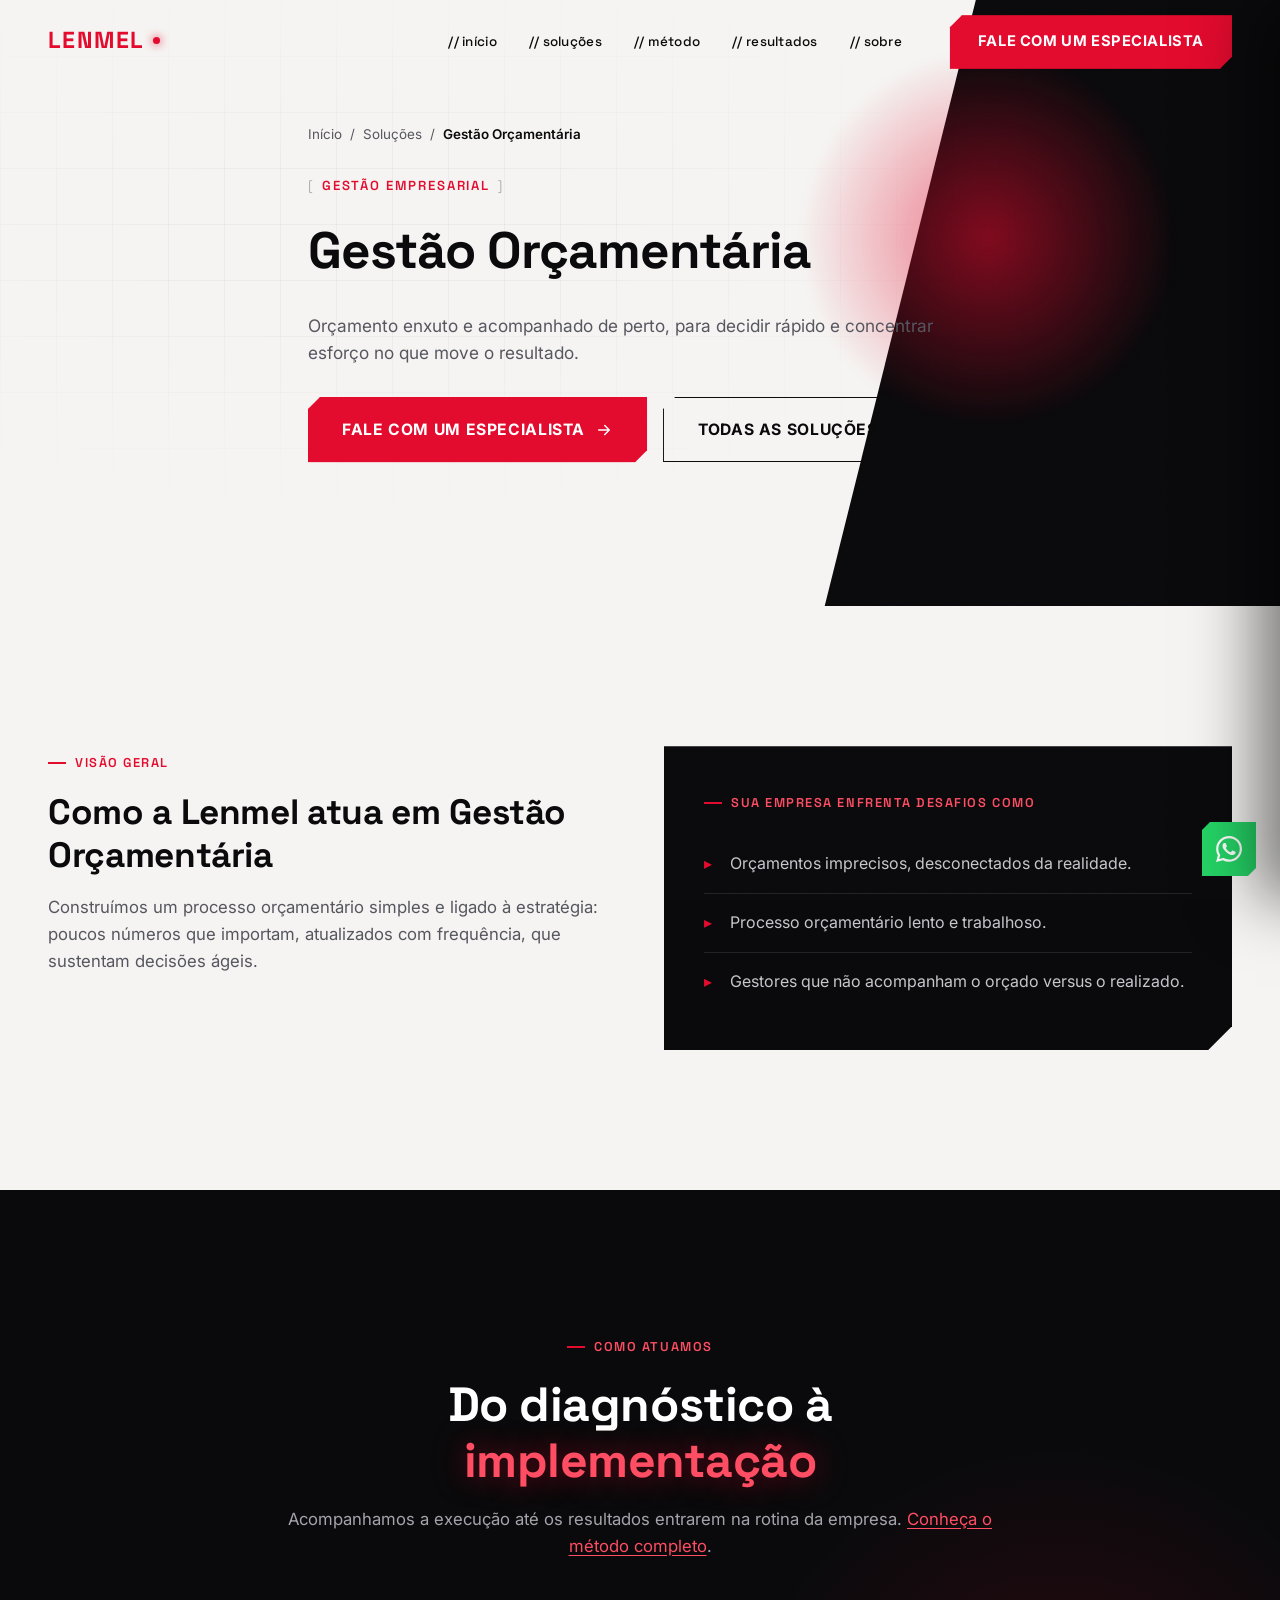
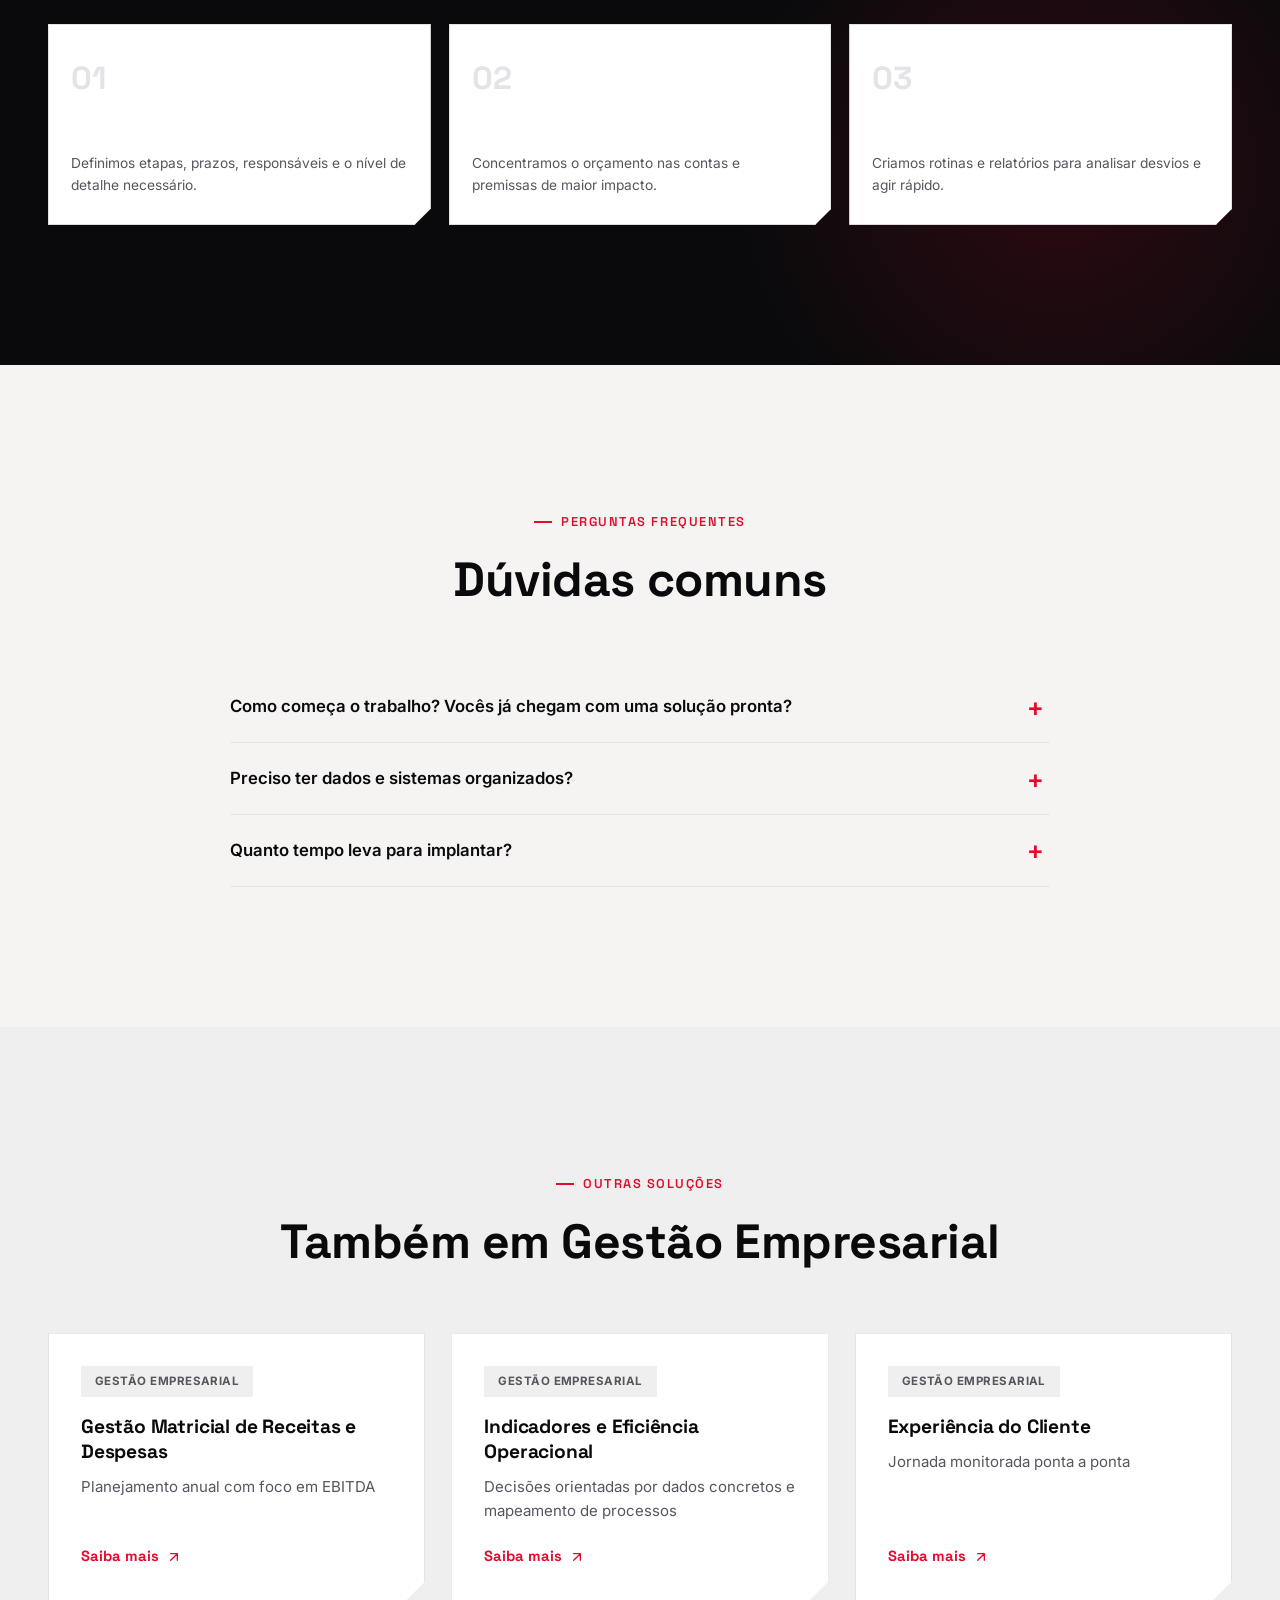
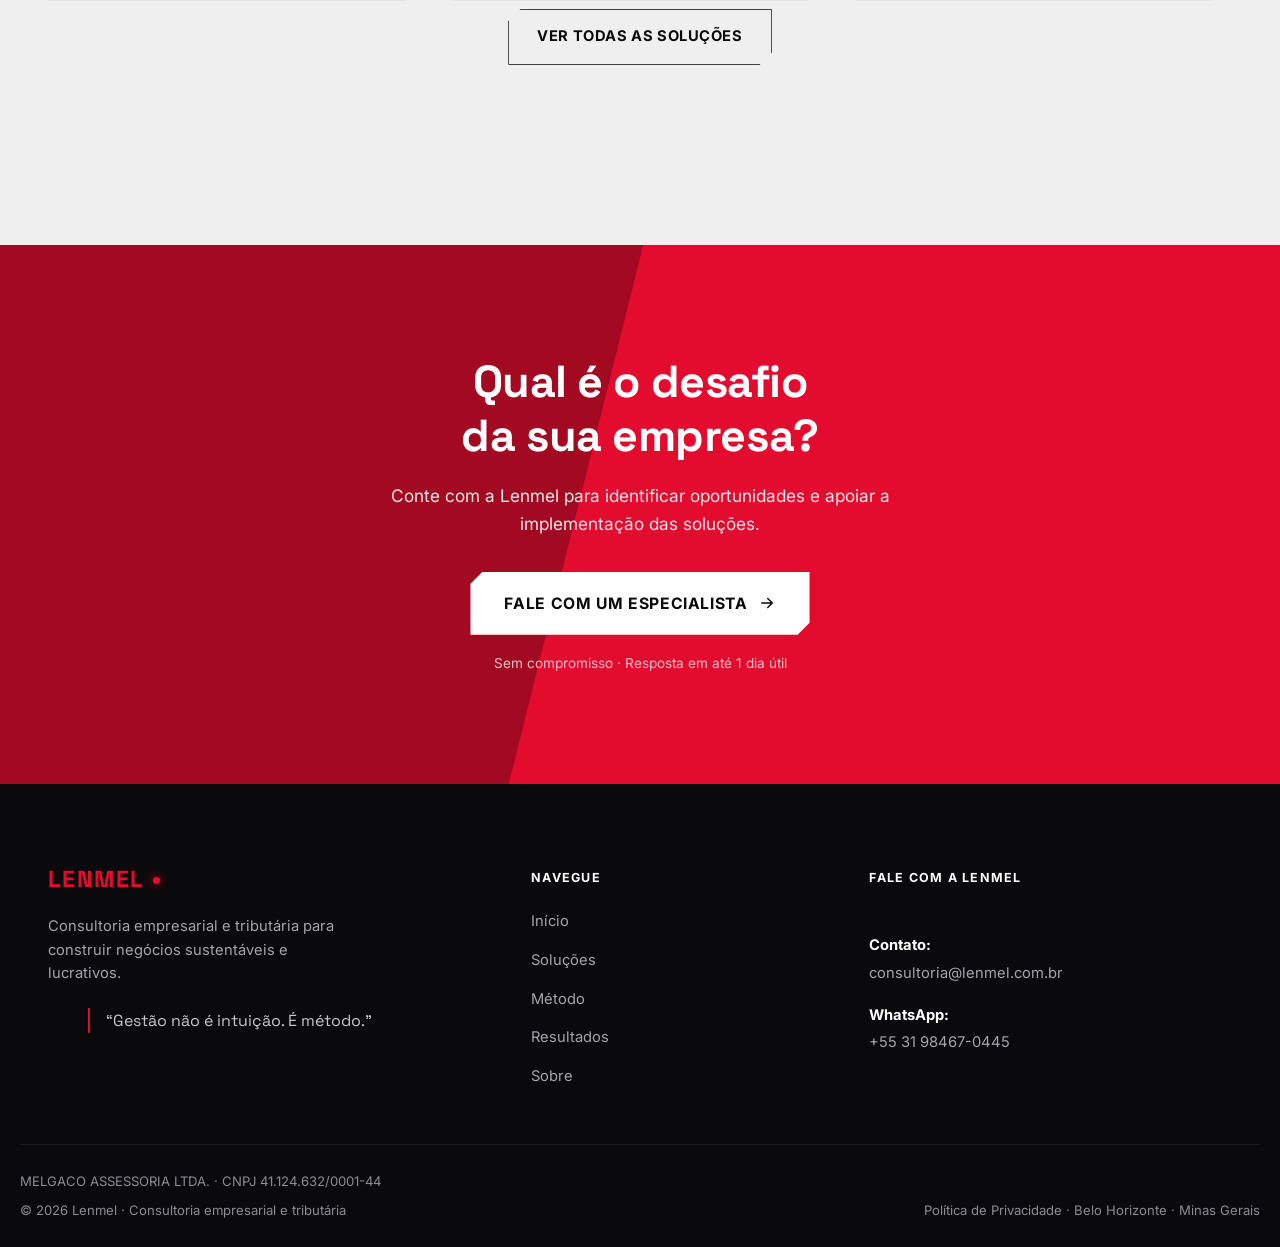
<file: solucao-gestao-orcamentaria.html>
<!DOCTYPE html>
<html lang="pt-BR">

<head>
  <meta charset="UTF-8">
  <meta name="viewport" content="width=device-width, initial-scale=1.0">
  <title>Gestão Orçamentária | Lenmel</title>
  <meta name="description" content="Orçamento enxuto e acompanhado de perto, para decidir rápido e concentrar esforço no que move o resultado.">
  <meta name="theme-color" content="#0A0A0C">
  <meta property="og:type" content="website">
  <meta property="og:site_name" content="Lenmel">
  <meta property="og:locale" content="pt_BR">
  <meta property="og:title" content="Gestão Orçamentária | Lenmel">
  <meta property="og:description" content="Orçamento enxuto e acompanhado de perto, para decidir rápido e concentrar esforço no que move o resultado.">
  <meta property="og:url" content="https://www.lenmel.com.br/solucao-gestao-orcamentaria.html">
  <meta property="og:image" content="https://www.lenmel.com.br/og-image.png">
  <meta property="og:image:width" content="1200">
  <meta property="og:image:height" content="630">
  <meta name="twitter:card" content="summary_large_image">
  <link rel="canonical" href="https://www.lenmel.com.br/solucao-gestao-orcamentaria.html">
  <link rel="icon" href="favicon.svg" type="image/svg+xml">
  <link rel="icon" href="favicon.ico" sizes="any">
  <link rel="icon" href="favicon-32.png" type="image/png" sizes="32x32">
  <link rel="icon" href="favicon-16.png" type="image/png" sizes="16x16">
  <link rel="apple-touch-icon" href="apple-touch-icon.png">
  <link rel="preconnect" href="https://fonts.googleapis.com">
  <link rel="preconnect" href="https://fonts.gstatic.com" crossorigin>
  <link href="https://fonts.googleapis.com/css2?family=Space+Grotesk:wght@400;500;600;700&family=Inter:wght@400;500;600;700;800;900&display=swap" rel="stylesheet">
  <link rel="stylesheet" href="styles.css">
<script type="application/ld+json">{"@context": "https://schema.org", "@type": "FAQPage", "mainEntity": [{"@type": "Question", "name": "Como começa o trabalho? Vocês já chegam com uma solução pronta?", "acceptedAnswer": {"@type": "Answer", "text": "Não. Começamos com uma conversa, presencial ou por vídeo, para entender a realidade da empresa. A partir daí identificamos os principais gargalos e as oportunidades de melhoria e propomos o caminho mais adequado."}}, {"@type": "Question", "name": "Preciso ter dados e sistemas organizados?", "acceptedAnswer": {"@type": "Answer", "text": "Não necessariamente. Trabalhamos com o que a empresa tem e ajudamos a organizar as informações essenciais ao longo do projeto."}}, {"@type": "Question", "name": "Quanto tempo leva para implantar?", "acceptedAnswer": {"@type": "Answer", "text": "Depende do tamanho da empresa e da qualidade das informações. O cronograma é definido no diagnóstico inicial."}}]}</script>
</head>

<body>

  <div class="noise-overlay" aria-hidden="true"></div>
  <div class="scroll-progress" id="scroll-progress" aria-hidden="true"></div>

  <header class="site-header" id="site-header">
    <div class="container header-inner">
      <a href="index.html" class="brand" aria-label="Lenmel"><span class="brand-logo">LENMEL<i></i></span></a>
      <nav class="main-nav">
        <a href="index.html" class="nav-link">// início</a>
        <a href="solucoes.html" class="nav-link">// soluções</a>
        <a href="index.html#metodo" class="nav-link">// método</a>
        <a href="index.html#resultados" class="nav-link">// resultados</a>
        <a href="index.html#sobre" class="nav-link">// sobre</a>
      </nav>
      <a href="index.html#contato" class="btn btn-primary header-cta js-open-specialist">Fale com um especialista</a>
      <button class="menu-toggle" id="menu-toggle" aria-label="Abrir menu" aria-expanded="false">
        <span></span><span></span><span></span>
      </button>
    </div>
  </header>

  <div class="mobile-nav" id="mobile-nav">
    <a href="index.html" class="nav-link">Início</a>
    <a href="solucoes.html" class="nav-link">Soluções</a>
    <a href="index.html#metodo" class="nav-link">Método</a>
    <a href="index.html#resultados" class="nav-link">Resultados</a>
    <a href="index.html#sobre" class="nav-link">Sobre</a>
    <a href="index.html#contato" class="btn btn-primary mobile-cta js-open-specialist">Fale com um especialista</a>
  </div>
  <div class="mobile-nav-backdrop" id="mobile-nav-backdrop"></div>

  <main>
    <section class="hero page-hero">
      <div class="hero-diagonal" aria-hidden="true"></div>
      <div class="hero-glow hero-glow-1" aria-hidden="true"></div>
      <div class="hero-grid" aria-hidden="true"></div>
      <div class="container hero-inner">
        <nav class="breadcrumb" aria-label="Você está em"><a href="index.html">Início</a><span>/</span><a href="solucoes.html">Soluções</a><span>/</span><span>Gestão Orçamentária</span></nav>
        <span class="tagline reveal"><span class="tagline-bracket">[</span> GESTÃO EMPRESARIAL <span class="tagline-bracket">]</span></span>
        <h1 class="hero-title reveal">Gestão Orçamentária</h1>
        <div class="hero-foot reveal reveal-delay-1">
          <p class="hero-lede">Orçamento enxuto e acompanhado de perto, para decidir rápido e concentrar esforço no que move o resultado.</p>
          <div class="hero-actions">
            <a href="index.html#contato" class="btn btn-primary btn-lg magnetic js-open-specialist"><span>Fale com um especialista</span>
              <svg viewBox="0 0 24 24" class="icon-arrow"><path d="M5 12h14M13 6l6 6-6 6" /></svg></a>
            <a href="solucoes.html" class="btn btn-outline btn-lg magnetic">Todas as soluções</a>
          </div>
        </div>
      </div>
    </section>

    <section class="section">
      <div class="container grid grid-2 detail-intro">
        <div class="reveal">
          <span class="eyebrow"><i></i>Visão geral</span>
          <h2 class="detail-title">Como a Lenmel atua em Gestão Orçamentária</h2>
          <p class="detail-text">Construímos um processo orçamentário simples e ligado à estratégia: poucos números que importam, atualizados com frequência, que sustentam decisões ágeis.</p>
        </div>
        <div class="challenge-card reveal">
          <span class="eyebrow eyebrow-light"><i></i>Sua empresa enfrenta desafios como</span>
          <ul class="challenge-list">
            <li>Orçamentos imprecisos, desconectados da realidade.</li>
            <li>Processo orçamentário lento e trabalhoso.</li>
            <li>Gestores que não acompanham o orçado versus o realizado.</li>
          </ul>
        </div>
      </div>
    </section>

    <section class="section section-dark">
      <div class="dark-glow dark-glow-alt" aria-hidden="true"></div>
      <div class="container">
        <div class="section-head reveal">
          <span class="eyebrow eyebrow-light"><i></i>Como atuamos</span>
          <h2 class="text-light">Do diagnóstico à<br><span class="text-accent-glow">implementação</span></h2>
          <p class="text-muted-light">Acompanhamos a execução até os resultados entrarem na rotina da empresa. <a class="inline-link" href="index.html#metodo">Conheça o método completo</a>.</p>
        </div>
        <ol class="method-rail method-rail-3 reveal-group">
          <li class="method-step reveal"><span class="method-num">01</span><h3>Estruturamos o processo</h3><p>Definimos etapas, prazos, responsáveis e o nível de detalhe necessário.</p></li>
          <li class="method-step reveal"><span class="method-num">02</span><h3>Priorizamos o essencial</h3><p>Concentramos o orçamento nas contas e premissas de maior impacto.</p></li>
          <li class="method-step reveal"><span class="method-num">03</span><h3>Acompanhamos orçado x realizado</h3><p>Criamos rotinas e relatórios para analisar desvios e agir rápido.</p></li>
        </ol>
      </div>
    </section>

    <section class="section">
      <div class="container">
        <div class="section-head reveal"><span class="eyebrow"><i></i>Perguntas frequentes</span><h2>Dúvidas comuns</h2></div>
        <div class="faq reveal">
          <details><summary>Como começa o trabalho? Vocês já chegam com uma solução pronta?</summary><p>Não. Começamos com uma conversa, presencial ou por vídeo, para entender a realidade da empresa. A partir daí identificamos os principais gargalos e as oportunidades de melhoria e propomos o caminho mais adequado.</p></details>
          <details><summary>Preciso ter dados e sistemas organizados?</summary><p>Não necessariamente. Trabalhamos com o que a empresa tem e ajudamos a organizar as informações essenciais ao longo do projeto.</p></details>
          <details><summary>Quanto tempo leva para implantar?</summary><p>Depende do tamanho da empresa e da qualidade das informações. O cronograma é definido no diagnóstico inicial.</p></details>
        </div>
      </div>
    </section>

    <section class="section section-tint">
      <div class="container">
        <div class="section-head reveal">
          <span class="eyebrow"><i></i>Outras soluções</span>
          <h2>Também em Gestão Empresarial</h2>
        </div>
        <div class="grid grid-3 reveal-group">
          <a class="sol-card reveal" href="solucao-gestao-matricial-receitas-despesas.html">
            <span class="pill pill-neutral">Gestão Empresarial</span>
            <h3>Gestão Matricial de Receitas e Despesas</h3>
            <p>Planejamento anual com foco em EBITDA</p>
            <span class="link-arrow">Saiba mais <svg viewBox="0 0 24 24"><path d="M7 17 17 7M7 7h10v10" /></svg></span>
          </a>
          <a class="sol-card reveal" href="solucao-indicadores-eficiencia-operacional.html">
            <span class="pill pill-neutral">Gestão Empresarial</span>
            <h3>Indicadores e Eficiência Operacional</h3>
            <p>Decisões orientadas por dados concretos e mapeamento de processos</p>
            <span class="link-arrow">Saiba mais <svg viewBox="0 0 24 24"><path d="M7 17 17 7M7 7h10v10" /></svg></span>
          </a>
          <a class="sol-card reveal" href="solucao-experiencia-do-cliente.html">
            <span class="pill pill-neutral">Gestão Empresarial</span>
            <h3>Experiência do Cliente</h3>
            <p>Jornada monitorada ponta a ponta</p>
            <span class="link-arrow">Saiba mais <svg viewBox="0 0 24 24"><path d="M7 17 17 7M7 7h10v10" /></svg></span>
          </a>
        </div>
        <div class="section-cta reveal"><a href="solucoes.html" class="btn btn-outline">Ver todas as soluções</a></div>
      </div>
    </section>

    <section class="cta-band reveal">
      <div class="cta-band-diagonal" aria-hidden="true"></div>
      <div class="container cta-band-inner">
        <h2>Qual é o desafio<br>da sua empresa?</h2>
        <p>Conte com a Lenmel para identificar oportunidades e apoiar a implementação das soluções.</p>
        <a href="index.html#contato" class="btn btn-light btn-lg magnetic js-open-specialist">Fale com um especialista
          <svg viewBox="0 0 24 24" class="icon-arrow"><path d="M5 12h14M13 6l6 6-6 6" /></svg>
        </a>
        <span class="cta-band-note">Sem compromisso · Resposta em até 1 dia útil</span>
      </div>
    </section>
  </main>

  <footer class="site-footer">
    <div class="container footer-grid">
      <div class="footer-brand">
        <span class="brand-logo">LENMEL<i></i></span>
        <p>Consultoria empresarial e tributária para construir negócios sustentáveis e lucrativos.</p>
        <blockquote class="footer-quote">“Gestão não é intuição. É método.”</blockquote>
      </div>
      <nav class="footer-nav">
        <span class="footer-heading">Navegue</span>
        <ul>
          <li><a href="index.html#inicio">Início</a></li>
          <li><a href="solucoes.html">Soluções</a></li>
          <li><a href="index.html#metodo">Método</a></li>
          <li><a href="index.html#resultados">Resultados</a></li>
          <li><a href="index.html#sobre">Sobre</a></li>
        </ul>
      </nav>
      <div class="footer-contacts">
        <span class="footer-heading">Fale com a Lenmel</span>
        <div class="footer-person">
          <span class="footer-label">Contato:</span>
          <a href="mailto:consultoria@lenmel.com.br">consultoria@lenmel.com.br</a>
          <span class="footer-label">WhatsApp:</span>
          <a href="https://wa.me/5531984670445?text=Ol%C3%A1%2C%20vim%20pelo%20site%20da%20Lenmel%20e%20gostaria%20de%20pedir%20uma%20informa%C3%A7%C3%A3o%21" target="_blank" rel="noopener">+55 31 98467-0445</a>
        </div>
      </div>
    </div>
    <div class="container footer-legal">MELGACO ASSESSORIA LTDA. · CNPJ 41.124.632/0001-44</div>
    <div class="container footer-bottom">
      <span>© <span id="footer-year">2026</span> Lenmel · Consultoria empresarial e tributária</span>
      <span><a href="privacidade.html">Política de Privacidade</a> · Belo Horizonte · Minas Gerais</span>
    </div>
  </footer>

  <a class="wa-float" href="https://wa.me/5531984670445?text=Ol%C3%A1%2C%20vim%20pelo%20site%20da%20Lenmel%20e%20gostaria%20de%20pedir%20uma%20informa%C3%A7%C3%A3o%21" target="_blank" rel="noopener" aria-label="Falar no WhatsApp"><svg class="icon-wa" viewBox="0 0 24 24" aria-hidden="true"><path d="M17.472 14.382c-.297-.149-1.758-.867-2.03-.967-.273-.099-.471-.148-.67.15-.197.297-.767.966-.94 1.164-.173.199-.347.223-.644.075-.297-.15-1.255-.463-2.39-1.475-.883-.788-1.48-1.761-1.653-2.059-.173-.297-.018-.458.13-.606.134-.133.298-.347.446-.52.149-.174.198-.298.298-.497.099-.198.05-.371-.025-.52-.075-.149-.669-1.612-.916-2.207-.242-.579-.487-.5-.669-.51-.173-.008-.371-.01-.57-.01-.198 0-.52.074-.792.372-.272.297-1.04 1.016-1.04 2.479 0 1.462 1.065 2.875 1.213 3.074.149.198 2.096 3.2 5.077 4.487.709.306 1.262.489 1.694.625.712.227 1.36.195 1.871.118.571-.085 1.758-.719 2.006-1.413.248-.694.248-1.289.173-1.413-.074-.124-.272-.198-.57-.347m-5.421 7.403h-.004a9.87 9.87 0 0 1-5.031-1.378l-.361-.214-3.741.982.998-3.648-.235-.374a9.86 9.86 0 0 1-1.51-5.26c.001-5.45 4.436-9.884 9.888-9.884 2.64 0 5.122 1.03 6.988 2.898a9.825 9.825 0 0 1 2.893 6.994c-.003 5.45-4.437 9.884-9.885 9.884m8.413-18.297A11.815 11.815 0 0 0 12.05 0C5.495 0 .16 5.335.157 11.892c0 2.096.547 4.142 1.588 5.945L.057 24l6.305-1.654a11.882 11.882 0 0 0 5.683 1.448h.005c6.554 0 11.89-5.335 11.893-11.893a11.821 11.821 0 0 0-3.48-8.413Z"/></svg></a>

  <button class="back-to-top" id="back-to-top" aria-label="Voltar ao topo">
    <svg viewBox="0 0 24 24"><path d="M12 19V5M5 12l7-7 7 7" /></svg>
  </button>

  <div class="specialist-modal" id="specialist-modal" aria-hidden="true">
    <div class="specialist-modal-backdrop" id="specialist-modal-backdrop"></div>
    <div class="specialist-modal-panel" role="dialog" aria-modal="true" aria-labelledby="specialist-modal-title">
      <button class="specialist-modal-close" id="specialist-modal-close" aria-label="Fechar">
        <svg viewBox="0 0 24 24"><path d="M6 6l12 12M18 6 6 18"/></svg>
      </button>
      <span class="eyebrow specialist-modal-eyebrow"><i></i>Fale com um especialista</span>
      <h3 id="specialist-modal-title">Sobre qual tema você quer falar?</h3>
      <p class="specialist-modal-sub">Escolha o tema e a conversa abre direto no WhatsApp da Lenmel.</p>
      <div class="specialist-cards">
        <a class="specialist-card" href="https://wa.me/5531984670445?text=Ol%C3%A1%2C%20vim%20pelo%20site%20da%20Lenmel%20e%20gostaria%20de%20falar%20sobre%20Gest%C3%A3o%20Empresarial." target="_blank" rel="noopener">
          <span class="specialist-icon"><svg viewBox="0 0 24 24"><path d="M4 20V10M12 20V4M20 20v-7"/></svg></span>
          <div class="specialist-card-body"><strong>Gestão Empresarial</strong><span class="specialist-desc">Orçamento, indicadores e eficiência operacional.</span></div>
          <span class="specialist-card-cta">Chamar no WhatsApp <svg class="icon-wa" viewBox="0 0 24 24" aria-hidden="true"><path d="M17.472 14.382c-.297-.149-1.758-.867-2.03-.967-.273-.099-.471-.148-.67.15-.197.297-.767.966-.94 1.164-.173.199-.347.223-.644.075-.297-.15-1.255-.463-2.39-1.475-.883-.788-1.48-1.761-1.653-2.059-.173-.297-.018-.458.13-.606.134-.133.298-.347.446-.52.149-.174.198-.298.298-.497.099-.198.05-.371-.025-.52-.075-.149-.669-1.612-.916-2.207-.242-.579-.487-.5-.669-.51-.173-.008-.371-.01-.57-.01-.198 0-.52.074-.792.372-.272.297-1.04 1.016-1.04 2.479 0 1.462 1.065 2.875 1.213 3.074.149.198 2.096 3.2 5.077 4.487.709.306 1.262.489 1.694.625.712.227 1.36.195 1.871.118.571-.085 1.758-.719 2.006-1.413.248-.694.248-1.289.173-1.413-.074-.124-.272-.198-.57-.347m-5.421 7.403h-.004a9.87 9.87 0 0 1-5.031-1.378l-.361-.214-3.741.982.998-3.648-.235-.374a9.86 9.86 0 0 1-1.51-5.26c.001-5.45 4.436-9.884 9.888-9.884 2.64 0 5.122 1.03 6.988 2.898a9.825 9.825 0 0 1 2.893 6.994c-.003 5.45-4.437 9.884-9.885 9.884m8.413-18.297A11.815 11.815 0 0 0 12.05 0C5.495 0 .16 5.335.157 11.892c0 2.096.547 4.142 1.588 5.945L.057 24l6.305-1.654a11.882 11.882 0 0 0 5.683 1.448h.005c6.554 0 11.89-5.335 11.893-11.893a11.821 11.821 0 0 0-3.48-8.413Z"/></svg></span>
        </a>
        <a class="specialist-card" href="https://wa.me/5531984670445?text=Ol%C3%A1%2C%20vim%20pelo%20site%20da%20Lenmel%20e%20gostaria%20de%20falar%20sobre%20Fiscal%20e%20Tribut%C3%A1rio." target="_blank" rel="noopener">
          <span class="specialist-icon"><svg viewBox="0 0 24 24"><path d="M12 2 4 5v6c0 5 3.5 8.5 8 11 4.5-2.5 8-6 8-11V5Z"/></svg></span>
          <div class="specialist-card-body"><strong>Fiscal & Tributário</strong><span class="specialist-desc">Planejamento, recuperação de créditos e Reforma Tributária.</span></div>
          <span class="specialist-card-cta">Chamar no WhatsApp <svg class="icon-wa" viewBox="0 0 24 24" aria-hidden="true"><path d="M17.472 14.382c-.297-.149-1.758-.867-2.03-.967-.273-.099-.471-.148-.67.15-.197.297-.767.966-.94 1.164-.173.199-.347.223-.644.075-.297-.15-1.255-.463-2.39-1.475-.883-.788-1.48-1.761-1.653-2.059-.173-.297-.018-.458.13-.606.134-.133.298-.347.446-.52.149-.174.198-.298.298-.497.099-.198.05-.371-.025-.52-.075-.149-.669-1.612-.916-2.207-.242-.579-.487-.5-.669-.51-.173-.008-.371-.01-.57-.01-.198 0-.52.074-.792.372-.272.297-1.04 1.016-1.04 2.479 0 1.462 1.065 2.875 1.213 3.074.149.198 2.096 3.2 5.077 4.487.709.306 1.262.489 1.694.625.712.227 1.36.195 1.871.118.571-.085 1.758-.719 2.006-1.413.248-.694.248-1.289.173-1.413-.074-.124-.272-.198-.57-.347m-5.421 7.403h-.004a9.87 9.87 0 0 1-5.031-1.378l-.361-.214-3.741.982.998-3.648-.235-.374a9.86 9.86 0 0 1-1.51-5.26c.001-5.45 4.436-9.884 9.888-9.884 2.64 0 5.122 1.03 6.988 2.898a9.825 9.825 0 0 1 2.893 6.994c-.003 5.45-4.437 9.884-9.885 9.884m8.413-18.297A11.815 11.815 0 0 0 12.05 0C5.495 0 .16 5.335.157 11.892c0 2.096.547 4.142 1.588 5.945L.057 24l6.305-1.654a11.882 11.882 0 0 0 5.683 1.448h.005c6.554 0 11.89-5.335 11.893-11.893a11.821 11.821 0 0 0-3.48-8.413Z"/></svg></span>
        </a>
        <a class="specialist-card" href="https://wa.me/5531984670445?text=Ol%C3%A1%2C%20vim%20pelo%20site%20da%20Lenmel%20e%20gostaria%20de%20pedir%20uma%20informa%C3%A7%C3%A3o%21" target="_blank" rel="noopener">
          <span class="specialist-icon"><svg viewBox="0 0 24 24"><path d="M9 3h6v4h4v6h-4v4H9v-4H5V7h4Z"/></svg></span>
          <div class="specialist-card-body"><strong>Outro assunto</strong><span class="specialist-desc">Conte o seu desafio e direcionamos para o especialista.</span></div>
          <span class="specialist-card-cta">Chamar no WhatsApp <svg class="icon-wa" viewBox="0 0 24 24" aria-hidden="true"><path d="M17.472 14.382c-.297-.149-1.758-.867-2.03-.967-.273-.099-.471-.148-.67.15-.197.297-.767.966-.94 1.164-.173.199-.347.223-.644.075-.297-.15-1.255-.463-2.39-1.475-.883-.788-1.48-1.761-1.653-2.059-.173-.297-.018-.458.13-.606.134-.133.298-.347.446-.52.149-.174.198-.298.298-.497.099-.198.05-.371-.025-.52-.075-.149-.669-1.612-.916-2.207-.242-.579-.487-.5-.669-.51-.173-.008-.371-.01-.57-.01-.198 0-.52.074-.792.372-.272.297-1.04 1.016-1.04 2.479 0 1.462 1.065 2.875 1.213 3.074.149.198 2.096 3.2 5.077 4.487.709.306 1.262.489 1.694.625.712.227 1.36.195 1.871.118.571-.085 1.758-.719 2.006-1.413.248-.694.248-1.289.173-1.413-.074-.124-.272-.198-.57-.347m-5.421 7.403h-.004a9.87 9.87 0 0 1-5.031-1.378l-.361-.214-3.741.982.998-3.648-.235-.374a9.86 9.86 0 0 1-1.51-5.26c.001-5.45 4.436-9.884 9.888-9.884 2.64 0 5.122 1.03 6.988 2.898a9.825 9.825 0 0 1 2.893 6.994c-.003 5.45-4.437 9.884-9.885 9.884m8.413-18.297A11.815 11.815 0 0 0 12.05 0C5.495 0 .16 5.335.157 11.892c0 2.096.547 4.142 1.588 5.945L.057 24l6.305-1.654a11.882 11.882 0 0 0 5.683 1.448h.005c6.554 0 11.89-5.335 11.893-11.893a11.821 11.821 0 0 0-3.48-8.413Z"/></svg></span>
        </a>
      </div>
    </div>
  </div>

  <script src="script.js"></script>
</body>

</html>
</file>
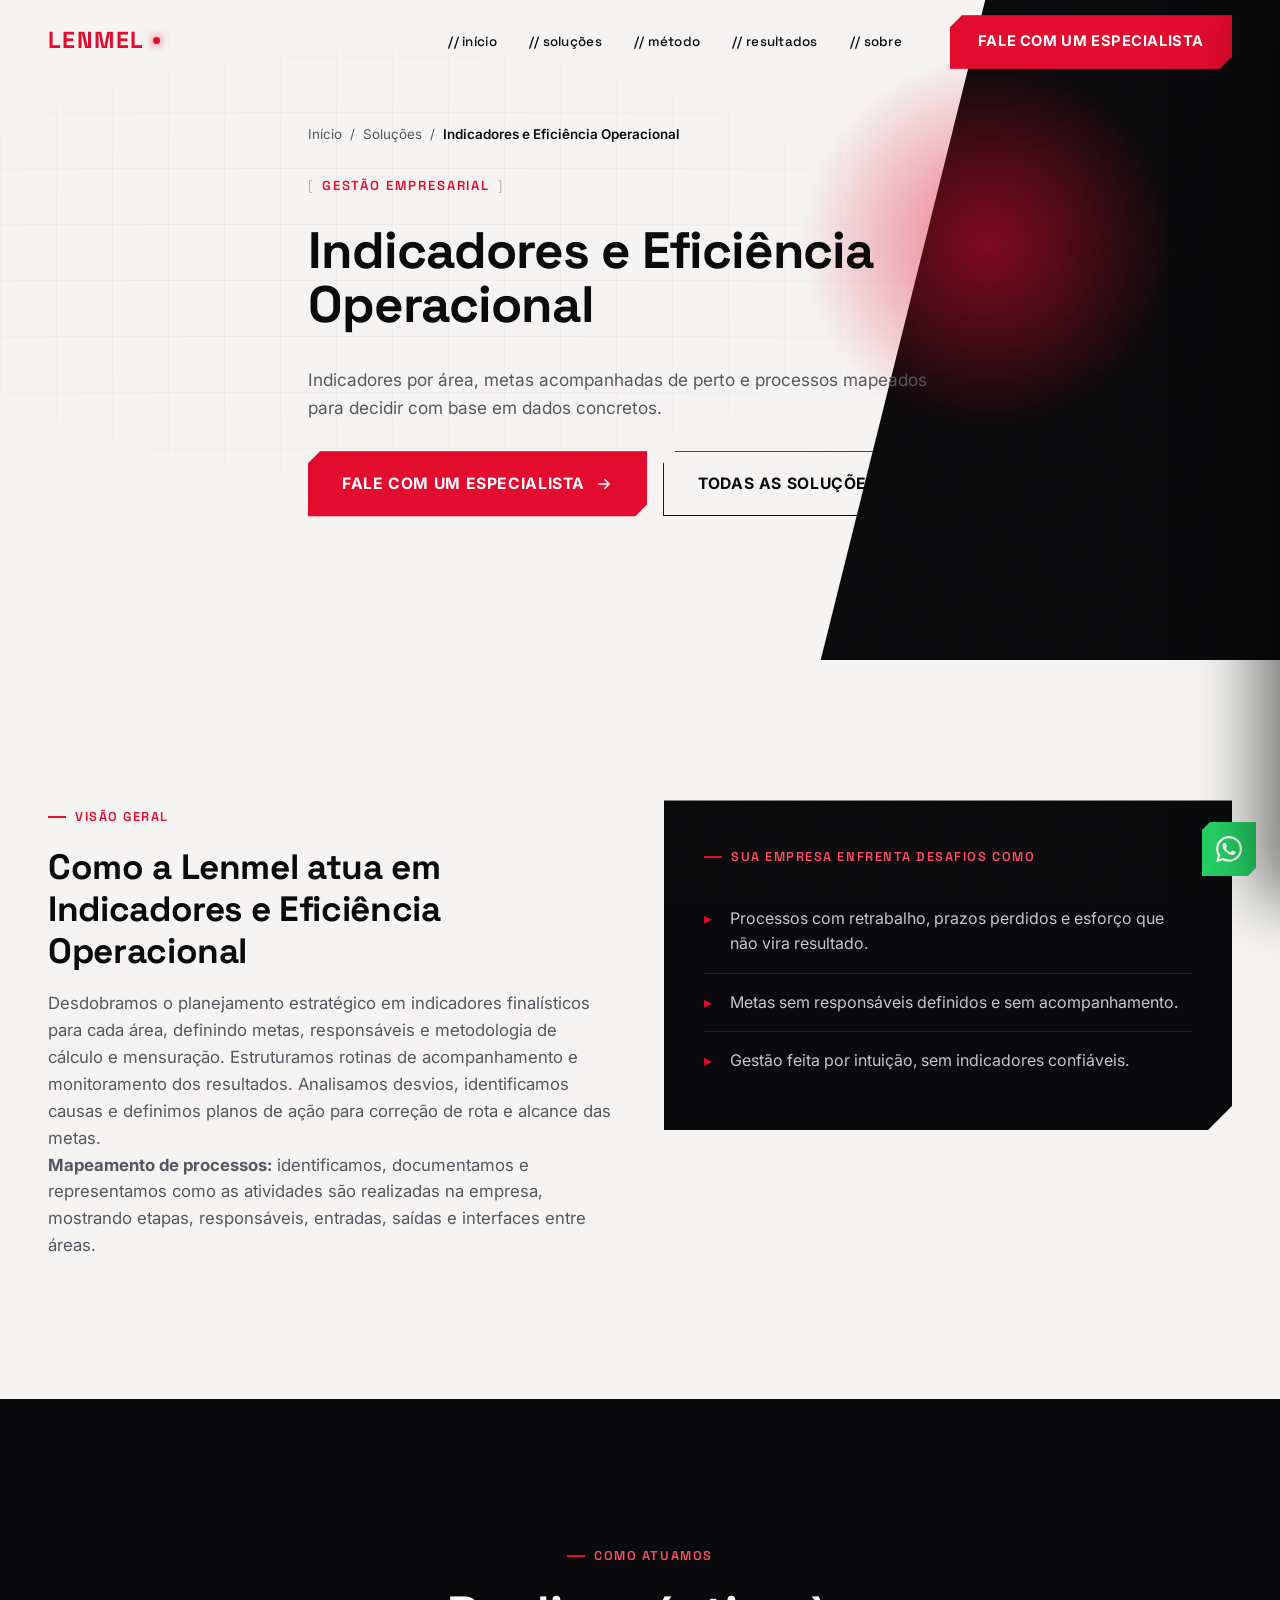
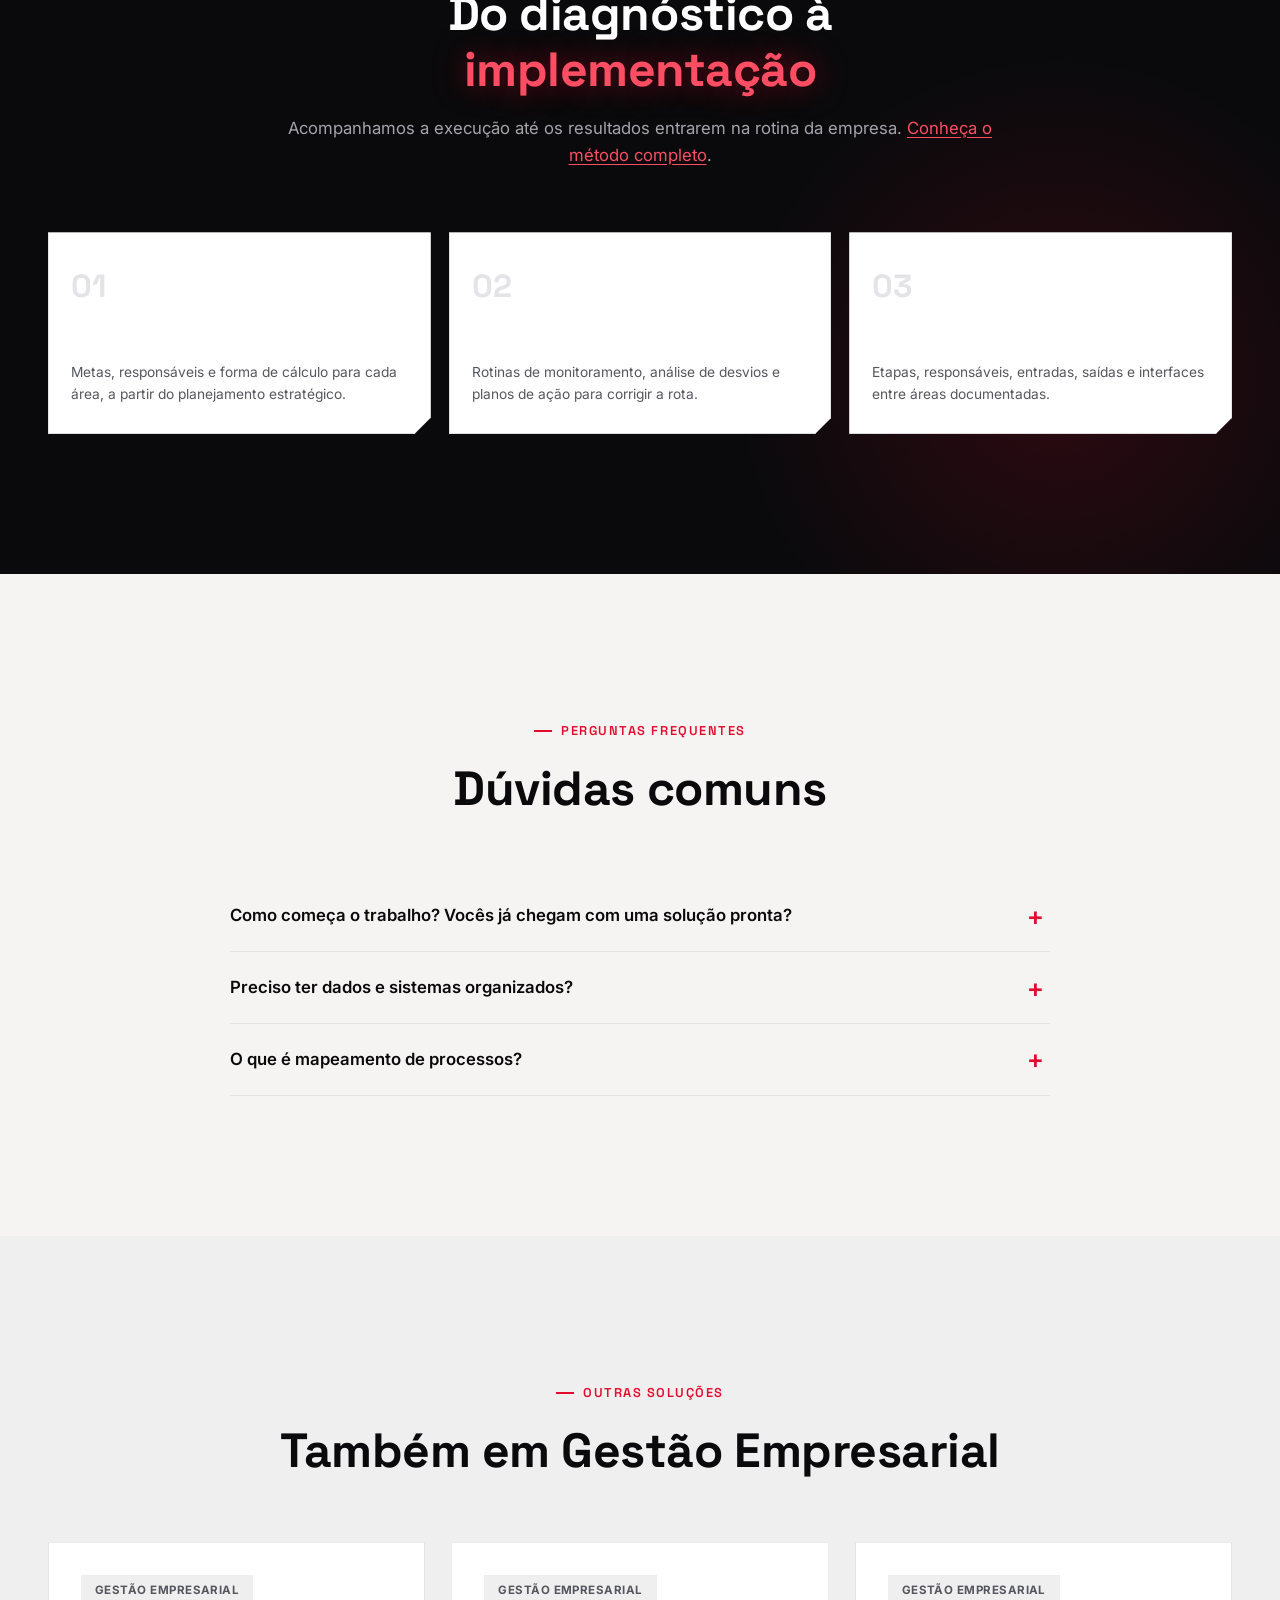
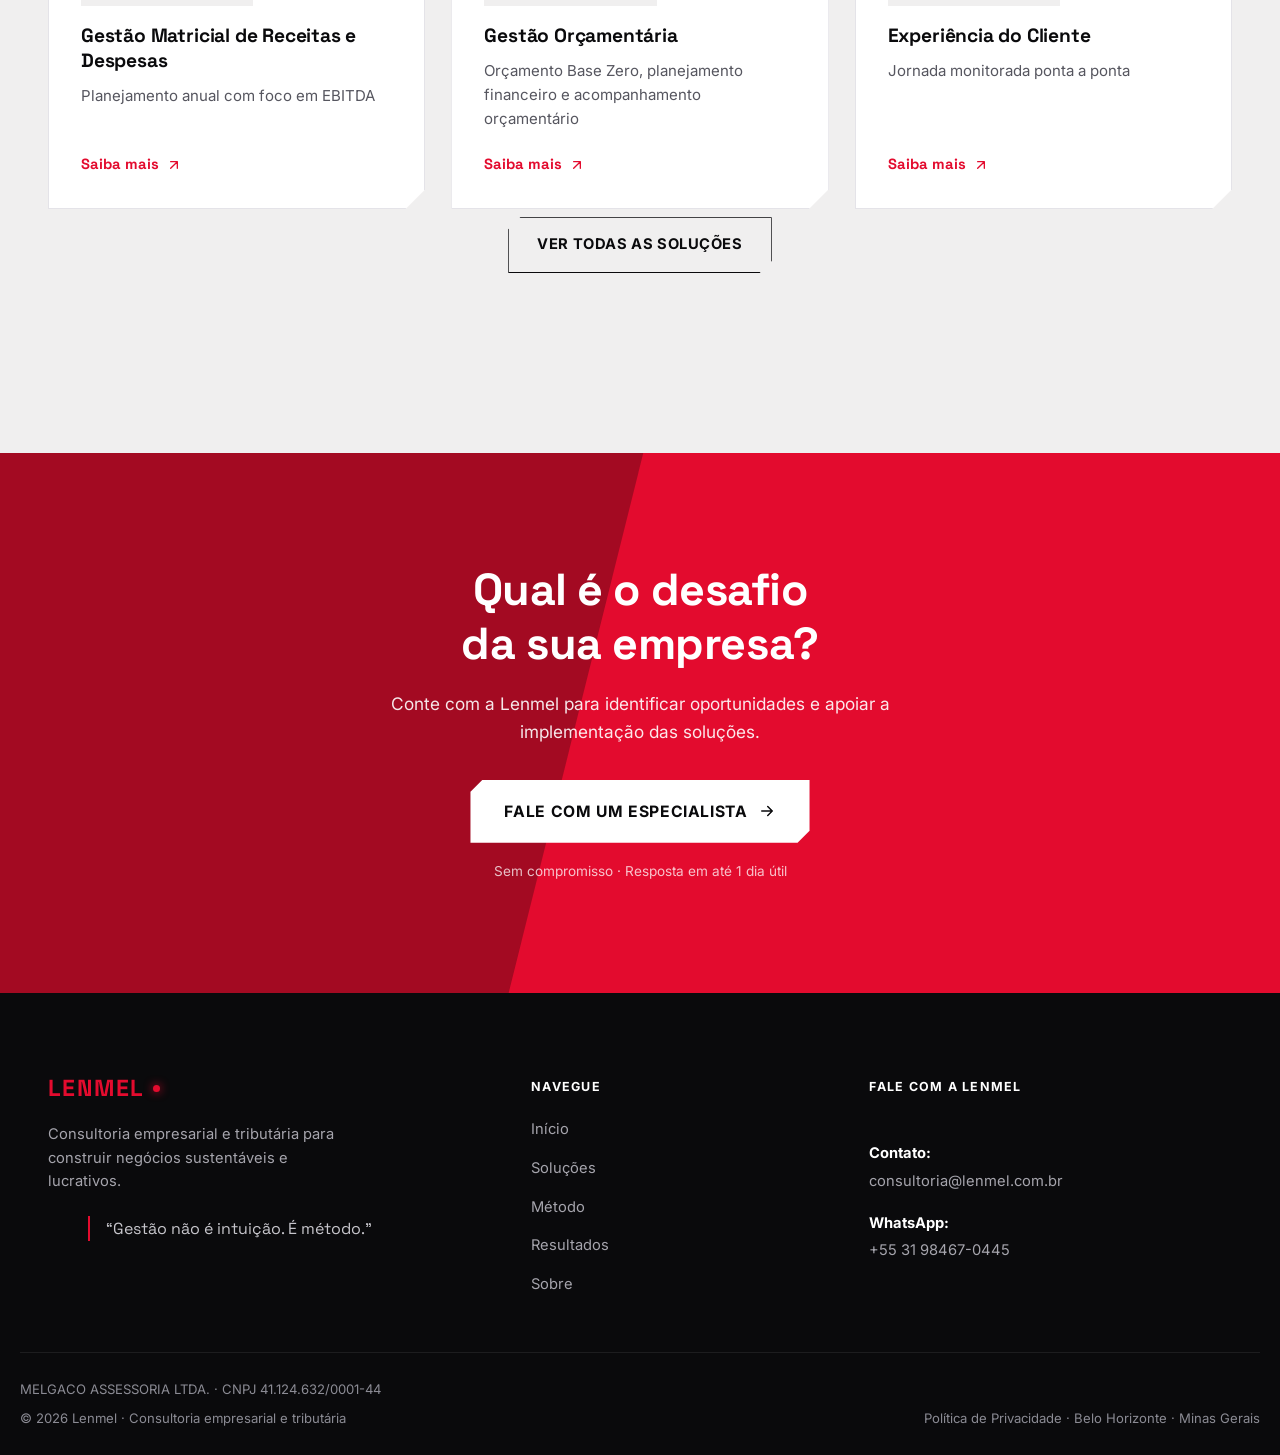
<file: solucao-indicadores-eficiencia-operacional.html>
<!DOCTYPE html>
<html lang="pt-BR">

<head>
  <meta charset="UTF-8">
  <meta name="viewport" content="width=device-width, initial-scale=1.0">
  <title>Indicadores e Eficiência Operacional | Lenmel</title>
  <meta name="description" content="Indicadores por área, metas acompanhadas de perto e processos mapeados para decidir com base em dados concretos.">
  <meta name="theme-color" content="#0A0A0C">
  <meta property="og:type" content="website">
  <meta property="og:site_name" content="Lenmel">
  <meta property="og:locale" content="pt_BR">
  <meta property="og:title" content="Indicadores e Eficiência Operacional | Lenmel">
  <meta property="og:description" content="Indicadores por área, metas acompanhadas de perto e processos mapeados para decidir com base em dados concretos.">
  <meta property="og:url" content="https://www.lenmel.com.br/solucao-indicadores-eficiencia-operacional.html">
  <meta property="og:image" content="https://www.lenmel.com.br/og-image.png">
  <meta property="og:image:width" content="1200">
  <meta property="og:image:height" content="630">
  <meta name="twitter:card" content="summary_large_image">
  <link rel="canonical" href="https://www.lenmel.com.br/solucao-indicadores-eficiencia-operacional.html">
  <link rel="icon" href="favicon.svg" type="image/svg+xml">
  <link rel="icon" href="favicon.ico" sizes="any">
  <link rel="icon" href="favicon-32.png" type="image/png" sizes="32x32">
  <link rel="icon" href="favicon-16.png" type="image/png" sizes="16x16">
  <link rel="apple-touch-icon" href="apple-touch-icon.png">
  <link rel="preconnect" href="https://fonts.googleapis.com">
  <link rel="preconnect" href="https://fonts.gstatic.com" crossorigin>
  <link href="https://fonts.googleapis.com/css2?family=Space+Grotesk:wght@400;500;600;700&family=Inter:wght@400;500;600;700;800;900&display=swap" rel="stylesheet">
  <link rel="stylesheet" href="styles.css">
<script type="application/ld+json">{"@context": "https://schema.org", "@type": "FAQPage", "mainEntity": [{"@type": "Question", "name": "Como começa o trabalho? Vocês já chegam com uma solução pronta?", "acceptedAnswer": {"@type": "Answer", "text": "Não. Começamos com uma conversa, presencial ou por vídeo, para entender a realidade da empresa. A partir daí identificamos os principais gargalos e as oportunidades de melhoria e propomos o caminho mais adequado."}}, {"@type": "Question", "name": "Preciso ter dados e sistemas organizados?", "acceptedAnswer": {"@type": "Answer", "text": "Não necessariamente. Trabalhamos com o que a empresa tem e ajudamos a organizar as informações essenciais ao longo do projeto."}}, { "@type": "Question", "name": "O que é mapeamento de processos?", "acceptedAnswer": { "@type": "Answer", "text": "Consiste em identificar, documentar e representar como as atividades são realizadas na empresa, mostrando etapas, responsáveis, entradas, saídas e interfaces entre áreas." } }]}</script>
</head>

<body>

  <div class="noise-overlay" aria-hidden="true"></div>
  <div class="scroll-progress" id="scroll-progress" aria-hidden="true"></div>

  <header class="site-header" id="site-header">
    <div class="container header-inner">
      <a href="index.html" class="brand" aria-label="Lenmel"><span class="brand-logo">LENMEL<i></i></span></a>
      <nav class="main-nav">
        <a href="index.html" class="nav-link">// início</a>
        <a href="solucoes.html" class="nav-link">// soluções</a>
        <a href="index.html#metodo" class="nav-link">// método</a>
        <a href="index.html#resultados" class="nav-link">// resultados</a>
        <a href="index.html#sobre" class="nav-link">// sobre</a>
      </nav>
      <a href="index.html#contato" class="btn btn-primary header-cta js-open-specialist">Fale com um especialista</a>
      <button class="menu-toggle" id="menu-toggle" aria-label="Abrir menu" aria-expanded="false">
        <span></span><span></span><span></span>
      </button>
    </div>
  </header>

  <div class="mobile-nav" id="mobile-nav">
    <a href="index.html" class="nav-link">Início</a>
    <a href="solucoes.html" class="nav-link">Soluções</a>
    <a href="index.html#metodo" class="nav-link">Método</a>
    <a href="index.html#resultados" class="nav-link">Resultados</a>
    <a href="index.html#sobre" class="nav-link">Sobre</a>
    <a href="index.html#contato" class="btn btn-primary mobile-cta js-open-specialist">Fale com um especialista</a>
  </div>
  <div class="mobile-nav-backdrop" id="mobile-nav-backdrop"></div>

  <main>
    <section class="hero page-hero">
      <div class="hero-diagonal" aria-hidden="true"></div>
      <div class="hero-glow hero-glow-1" aria-hidden="true"></div>
      <div class="hero-grid" aria-hidden="true"></div>
      <div class="container hero-inner">
        <nav class="breadcrumb" aria-label="Você está em"><a href="index.html">Início</a><span>/</span><a href="solucoes.html">Soluções</a><span>/</span><span>Indicadores e Eficiência Operacional</span></nav>
        <span class="tagline reveal"><span class="tagline-bracket">[</span> GESTÃO EMPRESARIAL <span class="tagline-bracket">]</span></span>
        <h1 class="hero-title reveal">Indicadores e Eficiência Operacional</h1>
        <div class="hero-foot reveal reveal-delay-1">
          <p class="hero-lede">Indicadores por área, metas acompanhadas de perto e processos mapeados para decidir com base em dados concretos.</p>
          <div class="hero-actions">
            <a href="index.html#contato" class="btn btn-primary btn-lg magnetic js-open-specialist"><span>Fale com um especialista</span>
              <svg viewBox="0 0 24 24" class="icon-arrow"><path d="M5 12h14M13 6l6 6-6 6" /></svg></a>
            <a href="solucoes.html" class="btn btn-outline btn-lg magnetic">Todas as soluções</a>
          </div>
        </div>
      </div>
    </section>

    <section class="section">
      <div class="container grid grid-2 detail-intro">
        <div class="reveal">
          <span class="eyebrow"><i></i>Visão geral</span>
          <h2 class="detail-title">Como a Lenmel atua em Indicadores e Eficiência Operacional</h2>
          <p class="detail-text">Desdobramos o planejamento estratégico em indicadores finalísticos para cada área, definindo metas, responsáveis e metodologia de cálculo e mensuração. Estruturamos rotinas de acompanhamento e monitoramento dos resultados. Analisamos desvios, identificamos causas e definimos planos de ação para correção de rota e alcance das metas.</p>
          <p class="detail-text"><strong>Mapeamento de processos:</strong> identificamos, documentamos e representamos como as atividades são realizadas na empresa, mostrando etapas, responsáveis, entradas, saídas e interfaces entre áreas.</p>
        </div>
        <div class="challenge-card reveal">
          <span class="eyebrow eyebrow-light"><i></i>Sua empresa enfrenta desafios como</span>
          <ul class="challenge-list">
            <li>Processos com retrabalho, prazos perdidos e esforço que não vira resultado.</li>
            <li>Metas sem responsáveis definidos e sem acompanhamento.</li>
            <li>Gestão feita por intuição, sem indicadores confiáveis.</li>
          </ul>
        </div>
      </div>
    </section>

    <section class="section section-dark">
      <div class="dark-glow dark-glow-alt" aria-hidden="true"></div>
      <div class="container">
        <div class="section-head reveal">
          <span class="eyebrow eyebrow-light"><i></i>Como atuamos</span>
          <h2 class="text-light">Do diagnóstico à<br><span class="text-accent-glow">implementação</span></h2>
          <p class="text-muted-light">Acompanhamos a execução até os resultados entrarem na rotina da empresa. <a class="inline-link" href="index.html#metodo">Conheça o método completo</a>.</p>
        </div>
        <ol class="method-rail method-rail-3 reveal-group">
          <li class="method-step reveal"><span class="method-num">01</span><h3>Desdobramos os indicadores</h3><p>Metas, responsáveis e forma de cálculo para cada área, a partir do planejamento estratégico.</p></li>
          <li class="method-step reveal"><span class="method-num">02</span><h3>Acompanhamos os resultados</h3><p>Rotinas de monitoramento, análise de desvios e planos de ação para corrigir a rota.</p></li>
          <li class="method-step reveal"><span class="method-num">03</span><h3>Mapeamos os processos</h3><p>Etapas, responsáveis, entradas, saídas e interfaces entre áreas documentadas.</p></li>
        </ol>
      </div>
    </section>

    <section class="section">
      <div class="container">
        <div class="section-head reveal"><span class="eyebrow"><i></i>Perguntas frequentes</span><h2>Dúvidas comuns</h2></div>
        <div class="faq reveal">
          <details><summary>Como começa o trabalho? Vocês já chegam com uma solução pronta?</summary><p>Não. Começamos com uma conversa, presencial ou por vídeo, para entender a realidade da empresa. A partir daí identificamos os principais gargalos e as oportunidades de melhoria e propomos o caminho mais adequado.</p></details>
          <details><summary>Preciso ter dados e sistemas organizados?</summary><p>Não necessariamente. Trabalhamos com o que a empresa tem e ajudamos a organizar as informações essenciais ao longo do projeto.</p></details>
          <details><summary>O que é mapeamento de processos?</summary><p>Consiste em identificar, documentar e representar como as atividades são realizadas na empresa, mostrando etapas, responsáveis, entradas, saídas e interfaces entre áreas.</p></details>
        </div>
      </div>
    </section>

    <section class="section section-tint">
      <div class="container">
        <div class="section-head reveal">
          <span class="eyebrow"><i></i>Outras soluções</span>
          <h2>Também em Gestão Empresarial</h2>
        </div>
        <div class="grid grid-3 reveal-group">
          <a class="sol-card reveal" href="solucao-gestao-matricial-receitas-despesas.html">
            <span class="pill pill-neutral">Gestão Empresarial</span>
            <h3>Gestão Matricial de Receitas e Despesas</h3>
            <p>Planejamento anual com foco em EBITDA</p>
            <span class="link-arrow">Saiba mais <svg viewBox="0 0 24 24"><path d="M7 17 17 7M7 7h10v10" /></svg></span>
          </a>
          <a class="sol-card reveal" href="solucao-gestao-orcamentaria.html">
            <span class="pill pill-neutral">Gestão Empresarial</span>
            <h3>Gestão Orçamentária</h3>
            <p>Orçamento Base Zero, planejamento financeiro e acompanhamento orçamentário</p>
            <span class="link-arrow">Saiba mais <svg viewBox="0 0 24 24"><path d="M7 17 17 7M7 7h10v10" /></svg></span>
          </a>
          <a class="sol-card reveal" href="solucao-experiencia-do-cliente.html">
            <span class="pill pill-neutral">Gestão Empresarial</span>
            <h3>Experiência do Cliente</h3>
            <p>Jornada monitorada ponta a ponta</p>
            <span class="link-arrow">Saiba mais <svg viewBox="0 0 24 24"><path d="M7 17 17 7M7 7h10v10" /></svg></span>
          </a>
        </div>
        <div class="section-cta reveal"><a href="solucoes.html" class="btn btn-outline">Ver todas as soluções</a></div>
      </div>
    </section>

    <section class="cta-band reveal">
      <div class="cta-band-diagonal" aria-hidden="true"></div>
      <div class="container cta-band-inner">
        <h2>Qual é o desafio<br>da sua empresa?</h2>
        <p>Conte com a Lenmel para identificar oportunidades e apoiar a implementação das soluções.</p>
        <a href="index.html#contato" class="btn btn-light btn-lg magnetic js-open-specialist">Fale com um especialista
          <svg viewBox="0 0 24 24" class="icon-arrow"><path d="M5 12h14M13 6l6 6-6 6" /></svg>
        </a>
        <span class="cta-band-note">Sem compromisso · Resposta em até 1 dia útil</span>
      </div>
    </section>
  </main>

  <footer class="site-footer">
    <div class="container footer-grid">
      <div class="footer-brand">
        <span class="brand-logo">LENMEL<i></i></span>
        <p>Consultoria empresarial e tributária para construir negócios sustentáveis e lucrativos.</p>
        <blockquote class="footer-quote">“Gestão não é intuição. É método.”</blockquote>
      </div>
      <nav class="footer-nav">
        <span class="footer-heading">Navegue</span>
        <ul>
          <li><a href="index.html#inicio">Início</a></li>
          <li><a href="solucoes.html">Soluções</a></li>
          <li><a href="index.html#metodo">Método</a></li>
          <li><a href="index.html#resultados">Resultados</a></li>
          <li><a href="index.html#sobre">Sobre</a></li>
        </ul>
      </nav>
      <div class="footer-contacts">
        <span class="footer-heading">Fale com a Lenmel</span>
        <div class="footer-person">
          <span class="footer-label">Contato:</span>
          <a href="mailto:consultoria@lenmel.com.br">consultoria@lenmel.com.br</a>
          <span class="footer-label">WhatsApp:</span>
          <a href="https://wa.me/5531984670445?text=Ol%C3%A1%2C%20vim%20pelo%20site%20da%20Lenmel%20e%20gostaria%20de%20pedir%20uma%20informa%C3%A7%C3%A3o%21" target="_blank" rel="noopener">+55 31 98467-0445</a>
        </div>
      </div>
    </div>
    <div class="container footer-legal">MELGACO ASSESSORIA LTDA. · CNPJ 41.124.632/0001-44</div>
    <div class="container footer-bottom">
      <span>© <span id="footer-year">2026</span> Lenmel · Consultoria empresarial e tributária</span>
      <span><a href="privacidade.html">Política de Privacidade</a> · Belo Horizonte · Minas Gerais</span>
    </div>
  </footer>

  <a class="wa-float" href="https://wa.me/5531984670445?text=Ol%C3%A1%2C%20vim%20pelo%20site%20da%20Lenmel%20e%20gostaria%20de%20pedir%20uma%20informa%C3%A7%C3%A3o%21" target="_blank" rel="noopener" aria-label="Falar no WhatsApp"><svg class="icon-wa" viewBox="0 0 24 24" aria-hidden="true"><path d="M17.472 14.382c-.297-.149-1.758-.867-2.03-.967-.273-.099-.471-.148-.67.15-.197.297-.767.966-.94 1.164-.173.199-.347.223-.644.075-.297-.15-1.255-.463-2.39-1.475-.883-.788-1.48-1.761-1.653-2.059-.173-.297-.018-.458.13-.606.134-.133.298-.347.446-.52.149-.174.198-.298.298-.497.099-.198.05-.371-.025-.52-.075-.149-.669-1.612-.916-2.207-.242-.579-.487-.5-.669-.51-.173-.008-.371-.01-.57-.01-.198 0-.52.074-.792.372-.272.297-1.04 1.016-1.04 2.479 0 1.462 1.065 2.875 1.213 3.074.149.198 2.096 3.2 5.077 4.487.709.306 1.262.489 1.694.625.712.227 1.36.195 1.871.118.571-.085 1.758-.719 2.006-1.413.248-.694.248-1.289.173-1.413-.074-.124-.272-.198-.57-.347m-5.421 7.403h-.004a9.87 9.87 0 0 1-5.031-1.378l-.361-.214-3.741.982.998-3.648-.235-.374a9.86 9.86 0 0 1-1.51-5.26c.001-5.45 4.436-9.884 9.888-9.884 2.64 0 5.122 1.03 6.988 2.898a9.825 9.825 0 0 1 2.893 6.994c-.003 5.45-4.437 9.884-9.885 9.884m8.413-18.297A11.815 11.815 0 0 0 12.05 0C5.495 0 .16 5.335.157 11.892c0 2.096.547 4.142 1.588 5.945L.057 24l6.305-1.654a11.882 11.882 0 0 0 5.683 1.448h.005c6.554 0 11.89-5.335 11.893-11.893a11.821 11.821 0 0 0-3.48-8.413Z"/></svg></a>

  <button class="back-to-top" id="back-to-top" aria-label="Voltar ao topo">
    <svg viewBox="0 0 24 24"><path d="M12 19V5M5 12l7-7 7 7" /></svg>
  </button>

  <div class="specialist-modal" id="specialist-modal" aria-hidden="true">
    <div class="specialist-modal-backdrop" id="specialist-modal-backdrop"></div>
    <div class="specialist-modal-panel" role="dialog" aria-modal="true" aria-labelledby="specialist-modal-title">
      <button class="specialist-modal-close" id="specialist-modal-close" aria-label="Fechar">
        <svg viewBox="0 0 24 24"><path d="M6 6l12 12M18 6 6 18"/></svg>
      </button>
      <span class="eyebrow specialist-modal-eyebrow"><i></i>Fale com um especialista</span>
      <h3 id="specialist-modal-title">Sobre qual tema você quer falar?</h3>
      <p class="specialist-modal-sub">Escolha o tema e a conversa abre direto no WhatsApp da Lenmel.</p>
      <div class="specialist-cards">
        <a class="specialist-card" href="https://wa.me/5531984670445?text=Ol%C3%A1%2C%20vim%20pelo%20site%20da%20Lenmel%20e%20gostaria%20de%20falar%20sobre%20Gest%C3%A3o%20Empresarial." target="_blank" rel="noopener">
          <span class="specialist-icon"><svg viewBox="0 0 24 24"><path d="M4 20V10M12 20V4M20 20v-7"/></svg></span>
          <div class="specialist-card-body"><strong>Gestão Empresarial</strong><span class="specialist-desc">Orçamento, indicadores e eficiência operacional.</span></div>
          <span class="specialist-card-cta">Chamar no WhatsApp <svg class="icon-wa" viewBox="0 0 24 24" aria-hidden="true"><path d="M17.472 14.382c-.297-.149-1.758-.867-2.03-.967-.273-.099-.471-.148-.67.15-.197.297-.767.966-.94 1.164-.173.199-.347.223-.644.075-.297-.15-1.255-.463-2.39-1.475-.883-.788-1.48-1.761-1.653-2.059-.173-.297-.018-.458.13-.606.134-.133.298-.347.446-.52.149-.174.198-.298.298-.497.099-.198.05-.371-.025-.52-.075-.149-.669-1.612-.916-2.207-.242-.579-.487-.5-.669-.51-.173-.008-.371-.01-.57-.01-.198 0-.52.074-.792.372-.272.297-1.04 1.016-1.04 2.479 0 1.462 1.065 2.875 1.213 3.074.149.198 2.096 3.2 5.077 4.487.709.306 1.262.489 1.694.625.712.227 1.36.195 1.871.118.571-.085 1.758-.719 2.006-1.413.248-.694.248-1.289.173-1.413-.074-.124-.272-.198-.57-.347m-5.421 7.403h-.004a9.87 9.87 0 0 1-5.031-1.378l-.361-.214-3.741.982.998-3.648-.235-.374a9.86 9.86 0 0 1-1.51-5.26c.001-5.45 4.436-9.884 9.888-9.884 2.64 0 5.122 1.03 6.988 2.898a9.825 9.825 0 0 1 2.893 6.994c-.003 5.45-4.437 9.884-9.885 9.884m8.413-18.297A11.815 11.815 0 0 0 12.05 0C5.495 0 .16 5.335.157 11.892c0 2.096.547 4.142 1.588 5.945L.057 24l6.305-1.654a11.882 11.882 0 0 0 5.683 1.448h.005c6.554 0 11.89-5.335 11.893-11.893a11.821 11.821 0 0 0-3.48-8.413Z"/></svg></span>
        </a>
        <a class="specialist-card" href="https://wa.me/5531984670445?text=Ol%C3%A1%2C%20vim%20pelo%20site%20da%20Lenmel%20e%20gostaria%20de%20falar%20sobre%20Fiscal%20e%20Tribut%C3%A1rio." target="_blank" rel="noopener">
          <span class="specialist-icon"><svg viewBox="0 0 24 24"><path d="M12 2 4 5v6c0 5 3.5 8.5 8 11 4.5-2.5 8-6 8-11V5Z"/></svg></span>
          <div class="specialist-card-body"><strong>Fiscal & Tributário</strong><span class="specialist-desc">Planejamento, recuperação de créditos e Reforma Tributária.</span></div>
          <span class="specialist-card-cta">Chamar no WhatsApp <svg class="icon-wa" viewBox="0 0 24 24" aria-hidden="true"><path d="M17.472 14.382c-.297-.149-1.758-.867-2.03-.967-.273-.099-.471-.148-.67.15-.197.297-.767.966-.94 1.164-.173.199-.347.223-.644.075-.297-.15-1.255-.463-2.39-1.475-.883-.788-1.48-1.761-1.653-2.059-.173-.297-.018-.458.13-.606.134-.133.298-.347.446-.52.149-.174.198-.298.298-.497.099-.198.05-.371-.025-.52-.075-.149-.669-1.612-.916-2.207-.242-.579-.487-.5-.669-.51-.173-.008-.371-.01-.57-.01-.198 0-.52.074-.792.372-.272.297-1.04 1.016-1.04 2.479 0 1.462 1.065 2.875 1.213 3.074.149.198 2.096 3.2 5.077 4.487.709.306 1.262.489 1.694.625.712.227 1.36.195 1.871.118.571-.085 1.758-.719 2.006-1.413.248-.694.248-1.289.173-1.413-.074-.124-.272-.198-.57-.347m-5.421 7.403h-.004a9.87 9.87 0 0 1-5.031-1.378l-.361-.214-3.741.982.998-3.648-.235-.374a9.86 9.86 0 0 1-1.51-5.26c.001-5.45 4.436-9.884 9.888-9.884 2.64 0 5.122 1.03 6.988 2.898a9.825 9.825 0 0 1 2.893 6.994c-.003 5.45-4.437 9.884-9.885 9.884m8.413-18.297A11.815 11.815 0 0 0 12.05 0C5.495 0 .16 5.335.157 11.892c0 2.096.547 4.142 1.588 5.945L.057 24l6.305-1.654a11.882 11.882 0 0 0 5.683 1.448h.005c6.554 0 11.89-5.335 11.893-11.893a11.821 11.821 0 0 0-3.48-8.413Z"/></svg></span>
        </a>
        <a class="specialist-card" href="https://wa.me/5531984670445?text=Ol%C3%A1%2C%20vim%20pelo%20site%20da%20Lenmel%20e%20gostaria%20de%20pedir%20uma%20informa%C3%A7%C3%A3o%21" target="_blank" rel="noopener">
          <span class="specialist-icon"><svg viewBox="0 0 24 24"><path d="M9 3h6v4h4v6h-4v4H9v-4H5V7h4Z"/></svg></span>
          <div class="specialist-card-body"><strong>Outro assunto</strong><span class="specialist-desc">Conte o seu desafio e direcionamos para o especialista.</span></div>
          <span class="specialist-card-cta">Chamar no WhatsApp <svg class="icon-wa" viewBox="0 0 24 24" aria-hidden="true"><path d="M17.472 14.382c-.297-.149-1.758-.867-2.03-.967-.273-.099-.471-.148-.67.15-.197.297-.767.966-.94 1.164-.173.199-.347.223-.644.075-.297-.15-1.255-.463-2.39-1.475-.883-.788-1.48-1.761-1.653-2.059-.173-.297-.018-.458.13-.606.134-.133.298-.347.446-.52.149-.174.198-.298.298-.497.099-.198.05-.371-.025-.52-.075-.149-.669-1.612-.916-2.207-.242-.579-.487-.5-.669-.51-.173-.008-.371-.01-.57-.01-.198 0-.52.074-.792.372-.272.297-1.04 1.016-1.04 2.479 0 1.462 1.065 2.875 1.213 3.074.149.198 2.096 3.2 5.077 4.487.709.306 1.262.489 1.694.625.712.227 1.36.195 1.871.118.571-.085 1.758-.719 2.006-1.413.248-.694.248-1.289.173-1.413-.074-.124-.272-.198-.57-.347m-5.421 7.403h-.004a9.87 9.87 0 0 1-5.031-1.378l-.361-.214-3.741.982.998-3.648-.235-.374a9.86 9.86 0 0 1-1.51-5.26c.001-5.45 4.436-9.884 9.888-9.884 2.64 0 5.122 1.03 6.988 2.898a9.825 9.825 0 0 1 2.893 6.994c-.003 5.45-4.437 9.884-9.885 9.884m8.413-18.297A11.815 11.815 0 0 0 12.05 0C5.495 0 .16 5.335.157 11.892c0 2.096.547 4.142 1.588 5.945L.057 24l6.305-1.654a11.882 11.882 0 0 0 5.683 1.448h.005c6.554 0 11.89-5.335 11.893-11.893a11.821 11.821 0 0 0-3.48-8.413Z"/></svg></span>
        </a>
      </div>
    </div>
  </div>

  <script src="script.js"></script>
</body>

</html>
</file>
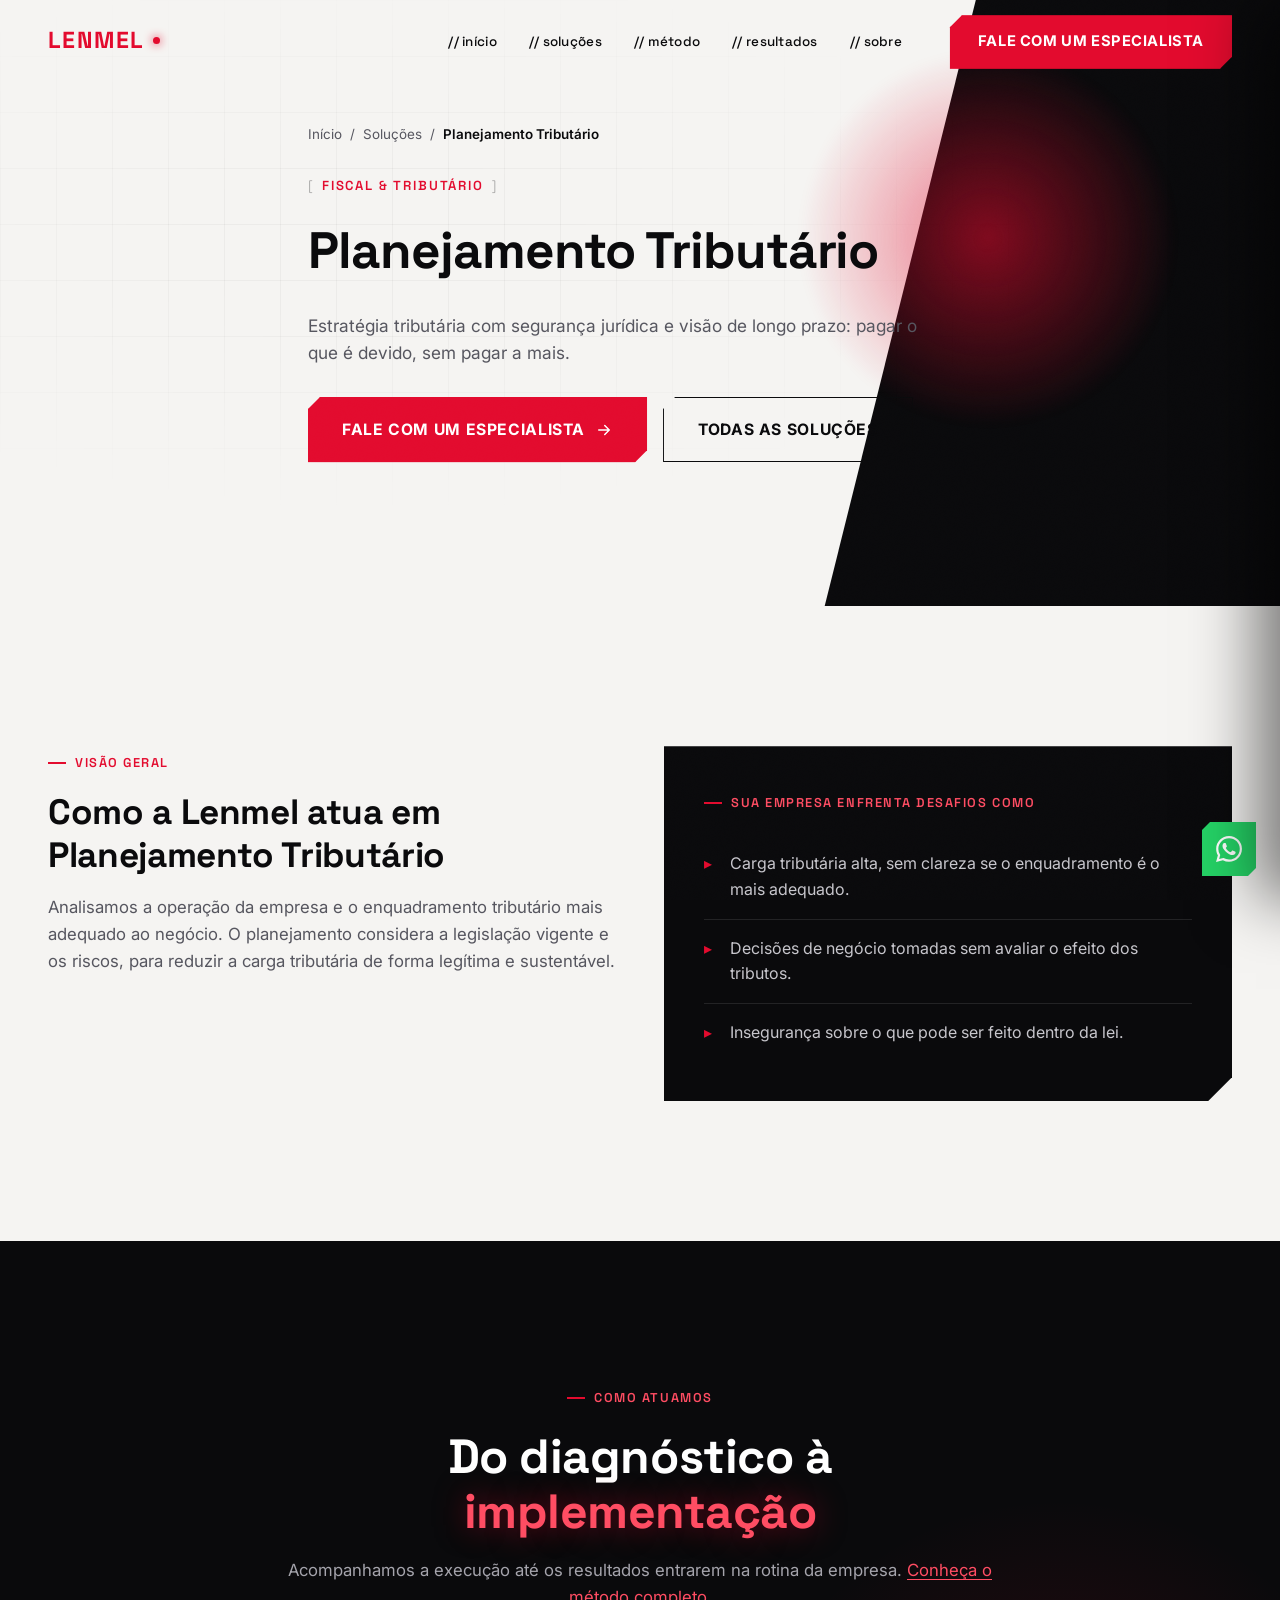
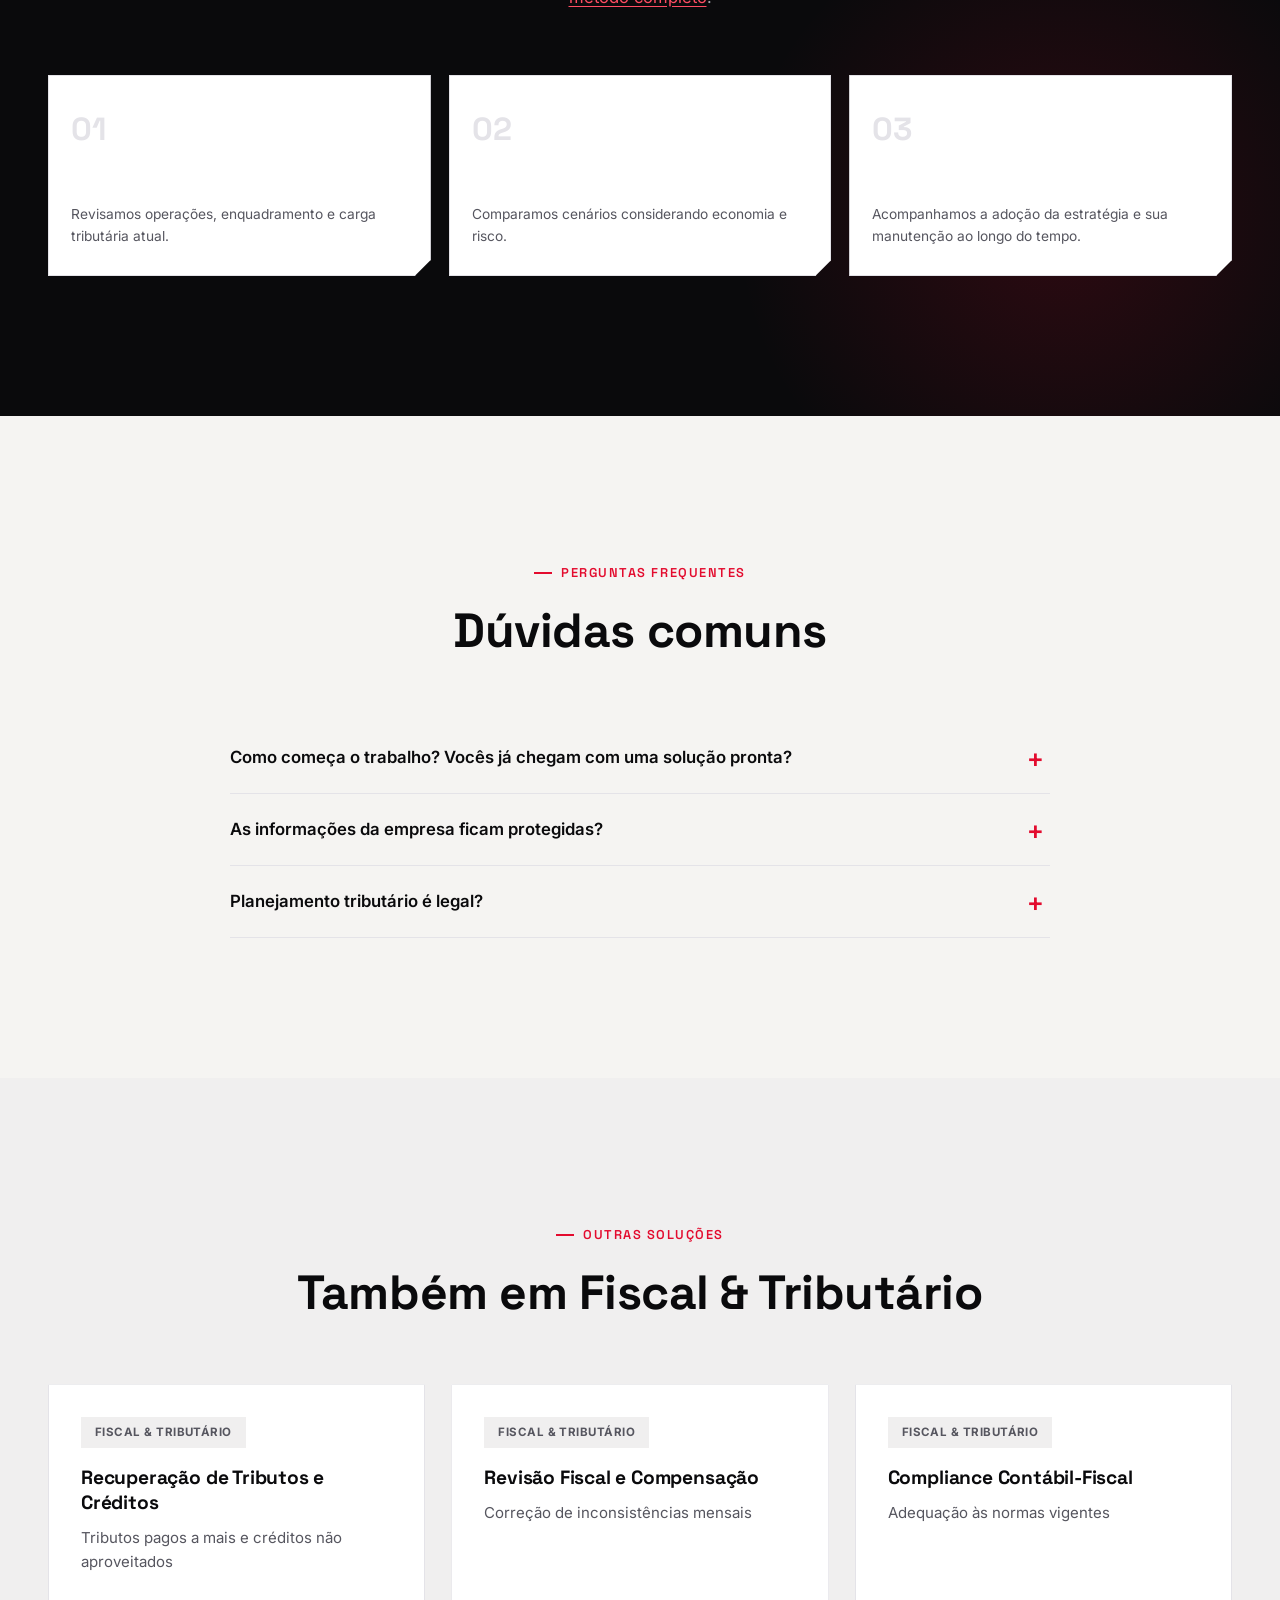
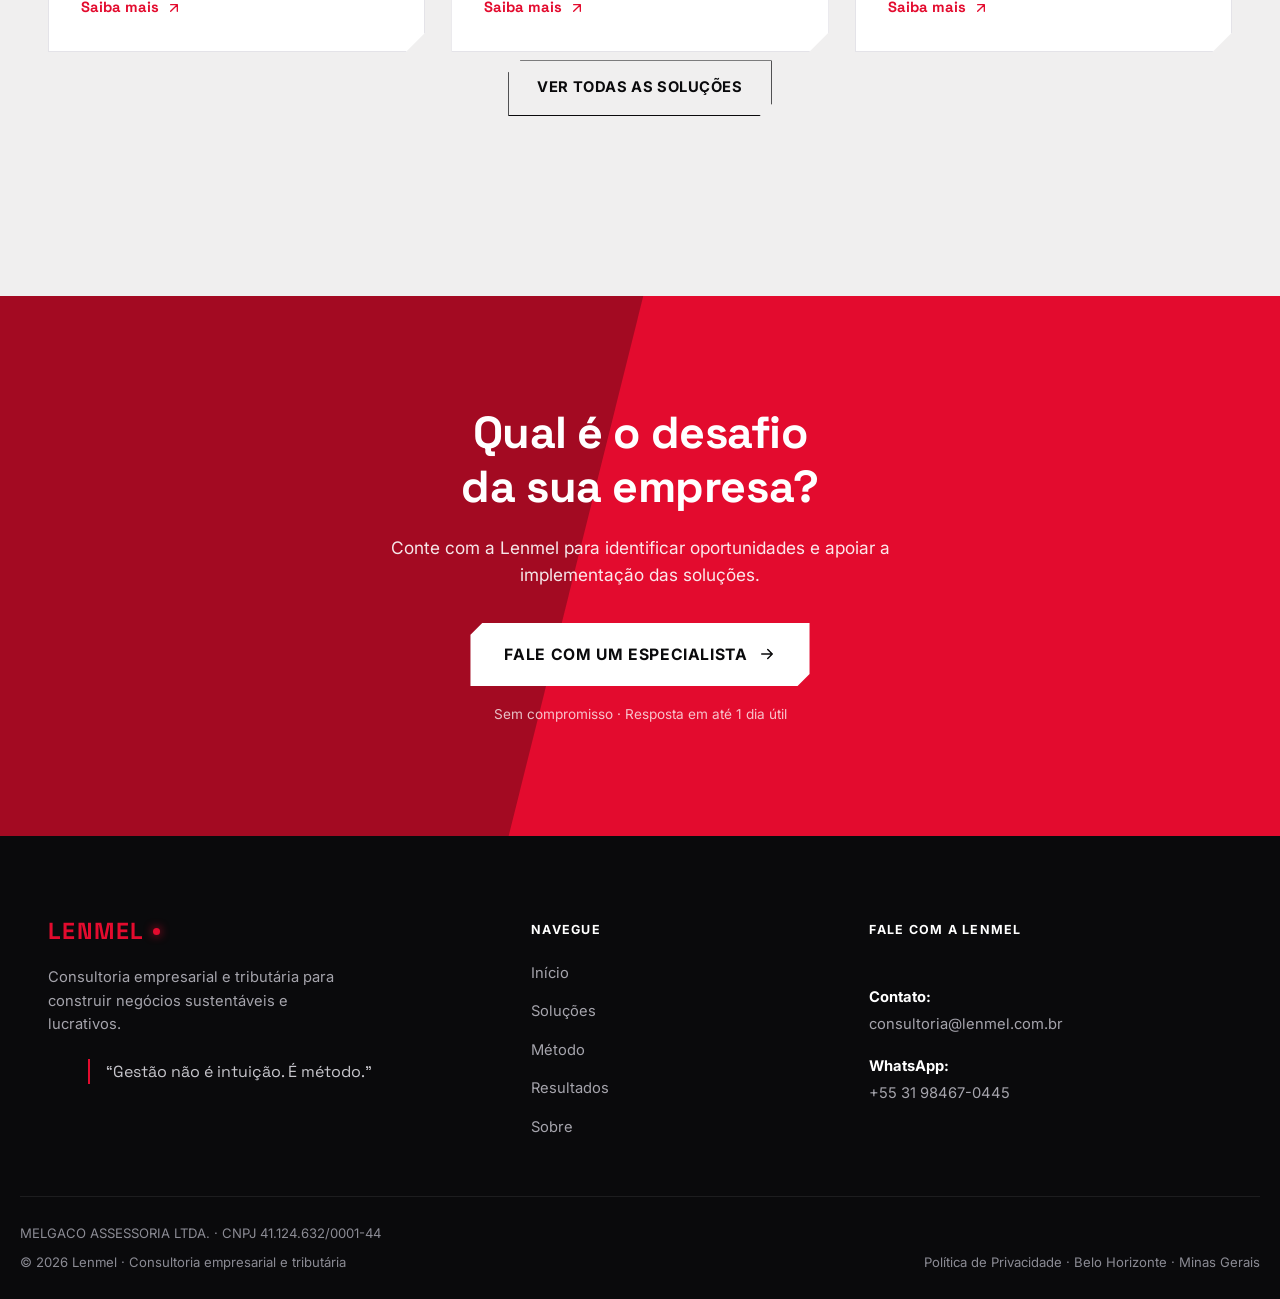
<file: solucao-planejamento-tributario.html>
<!DOCTYPE html>
<html lang="pt-BR">

<head>
  <meta charset="UTF-8">
  <meta name="viewport" content="width=device-width, initial-scale=1.0">
  <title>Planejamento Tributário | Lenmel</title>
  <meta name="description" content="Estratégia tributária com segurança jurídica e visão de longo prazo: pagar o que é devido, sem pagar a mais.">
  <meta name="theme-color" content="#0A0A0C">
  <meta property="og:type" content="website">
  <meta property="og:site_name" content="Lenmel">
  <meta property="og:locale" content="pt_BR">
  <meta property="og:title" content="Planejamento Tributário | Lenmel">
  <meta property="og:description" content="Estratégia tributária com segurança jurídica e visão de longo prazo: pagar o que é devido, sem pagar a mais.">
  <meta property="og:url" content="https://www.lenmel.com.br/solucao-planejamento-tributario.html">
  <meta property="og:image" content="https://www.lenmel.com.br/og-image.png">
  <meta property="og:image:width" content="1200">
  <meta property="og:image:height" content="630">
  <meta name="twitter:card" content="summary_large_image">
  <link rel="canonical" href="https://www.lenmel.com.br/solucao-planejamento-tributario.html">
  <link rel="icon" href="favicon.svg" type="image/svg+xml">
  <link rel="icon" href="favicon.ico" sizes="any">
  <link rel="icon" href="favicon-32.png" type="image/png" sizes="32x32">
  <link rel="icon" href="favicon-16.png" type="image/png" sizes="16x16">
  <link rel="apple-touch-icon" href="apple-touch-icon.png">
  <link rel="preconnect" href="https://fonts.googleapis.com">
  <link rel="preconnect" href="https://fonts.gstatic.com" crossorigin>
  <link href="https://fonts.googleapis.com/css2?family=Space+Grotesk:wght@400;500;600;700&family=Inter:wght@400;500;600;700;800;900&display=swap" rel="stylesheet">
  <link rel="stylesheet" href="styles.css">
<script type="application/ld+json">{"@context": "https://schema.org", "@type": "FAQPage", "mainEntity": [{"@type": "Question", "name": "Como começa o trabalho? Vocês já chegam com uma solução pronta?", "acceptedAnswer": {"@type": "Answer", "text": "Não. Começamos com uma conversa, presencial ou por vídeo, para entender a realidade da empresa. A partir daí identificamos os principais gargalos e as oportunidades de melhoria e propomos o caminho mais adequado."}}, {"@type": "Question", "name": "As informações da empresa ficam protegidas?", "acceptedAnswer": {"@type": "Answer", "text": "Sim. Tratamos dados e documentos com sigilo e os usamos apenas para a finalidade do trabalho contratado."}}, {"@type": "Question", "name": "Planejamento tributário é legal?", "acceptedAnswer": {"@type": "Answer", "text": "Sim, quando feito dentro da legislação. Buscamos o enquadramento e as alternativas lícitas, sempre com análise de risco."}}]}</script>
</head>

<body>

  <div class="noise-overlay" aria-hidden="true"></div>
  <div class="scroll-progress" id="scroll-progress" aria-hidden="true"></div>

  <header class="site-header" id="site-header">
    <div class="container header-inner">
      <a href="index.html" class="brand" aria-label="Lenmel"><span class="brand-logo">LENMEL<i></i></span></a>
      <nav class="main-nav">
        <a href="index.html" class="nav-link">// início</a>
        <a href="solucoes.html" class="nav-link">// soluções</a>
        <a href="index.html#metodo" class="nav-link">// método</a>
        <a href="index.html#resultados" class="nav-link">// resultados</a>
        <a href="index.html#sobre" class="nav-link">// sobre</a>
      </nav>
      <a href="index.html#contato" class="btn btn-primary header-cta js-open-specialist">Fale com um especialista</a>
      <button class="menu-toggle" id="menu-toggle" aria-label="Abrir menu" aria-expanded="false">
        <span></span><span></span><span></span>
      </button>
    </div>
  </header>

  <div class="mobile-nav" id="mobile-nav">
    <a href="index.html" class="nav-link">Início</a>
    <a href="solucoes.html" class="nav-link">Soluções</a>
    <a href="index.html#metodo" class="nav-link">Método</a>
    <a href="index.html#resultados" class="nav-link">Resultados</a>
    <a href="index.html#sobre" class="nav-link">Sobre</a>
    <a href="index.html#contato" class="btn btn-primary mobile-cta js-open-specialist">Fale com um especialista</a>
  </div>
  <div class="mobile-nav-backdrop" id="mobile-nav-backdrop"></div>

  <main>
    <section class="hero page-hero">
      <div class="hero-diagonal" aria-hidden="true"></div>
      <div class="hero-glow hero-glow-1" aria-hidden="true"></div>
      <div class="hero-grid" aria-hidden="true"></div>
      <div class="container hero-inner">
        <nav class="breadcrumb" aria-label="Você está em"><a href="index.html">Início</a><span>/</span><a href="solucoes.html">Soluções</a><span>/</span><span>Planejamento Tributário</span></nav>
        <span class="tagline reveal"><span class="tagline-bracket">[</span> FISCAL & TRIBUTÁRIO <span class="tagline-bracket">]</span></span>
        <h1 class="hero-title reveal">Planejamento Tributário</h1>
        <div class="hero-foot reveal reveal-delay-1">
          <p class="hero-lede">Estratégia tributária com segurança jurídica e visão de longo prazo: pagar o que é devido, sem pagar a mais.</p>
          <div class="hero-actions">
            <a href="index.html#contato" class="btn btn-primary btn-lg magnetic js-open-specialist"><span>Fale com um especialista</span>
              <svg viewBox="0 0 24 24" class="icon-arrow"><path d="M5 12h14M13 6l6 6-6 6" /></svg></a>
            <a href="solucoes.html" class="btn btn-outline btn-lg magnetic">Todas as soluções</a>
          </div>
        </div>
      </div>
    </section>

    <section class="section">
      <div class="container grid grid-2 detail-intro">
        <div class="reveal">
          <span class="eyebrow"><i></i>Visão geral</span>
          <h2 class="detail-title">Como a Lenmel atua em Planejamento Tributário</h2>
          <p class="detail-text">Analisamos a operação da empresa e o enquadramento tributário mais adequado ao negócio. O planejamento considera a legislação vigente e os riscos, para reduzir a carga tributária de forma legítima e sustentável.</p>
        </div>
        <div class="challenge-card reveal">
          <span class="eyebrow eyebrow-light"><i></i>Sua empresa enfrenta desafios como</span>
          <ul class="challenge-list">
            <li>Carga tributária alta, sem clareza se o enquadramento é o mais adequado.</li>
            <li>Decisões de negócio tomadas sem avaliar o efeito dos tributos.</li>
            <li>Insegurança sobre o que pode ser feito dentro da lei.</li>
          </ul>
        </div>
      </div>
    </section>

    <section class="section section-dark">
      <div class="dark-glow dark-glow-alt" aria-hidden="true"></div>
      <div class="container">
        <div class="section-head reveal">
          <span class="eyebrow eyebrow-light"><i></i>Como atuamos</span>
          <h2 class="text-light">Do diagnóstico à<br><span class="text-accent-glow">implementação</span></h2>
          <p class="text-muted-light">Acompanhamos a execução até os resultados entrarem na rotina da empresa. <a class="inline-link" href="index.html#metodo">Conheça o método completo</a>.</p>
        </div>
        <ol class="method-rail method-rail-3 reveal-group">
          <li class="method-step reveal"><span class="method-num">01</span><h3>Diagnosticamos a situação</h3><p>Revisamos operações, enquadramento e carga tributária atual.</p></li>
          <li class="method-step reveal"><span class="method-num">02</span><h3>Avaliamos alternativas</h3><p>Comparamos cenários considerando economia e risco.</p></li>
          <li class="method-step reveal"><span class="method-num">03</span><h3>Apoiamos a implementação</h3><p>Acompanhamos a adoção da estratégia e sua manutenção ao longo do tempo.</p></li>
        </ol>
      </div>
    </section>

    <section class="section">
      <div class="container">
        <div class="section-head reveal"><span class="eyebrow"><i></i>Perguntas frequentes</span><h2>Dúvidas comuns</h2></div>
        <div class="faq reveal">
          <details><summary>Como começa o trabalho? Vocês já chegam com uma solução pronta?</summary><p>Não. Começamos com uma conversa, presencial ou por vídeo, para entender a realidade da empresa. A partir daí identificamos os principais gargalos e as oportunidades de melhoria e propomos o caminho mais adequado.</p></details>
          <details><summary>As informações da empresa ficam protegidas?</summary><p>Sim. Tratamos dados e documentos com sigilo e os usamos apenas para a finalidade do trabalho contratado.</p></details>
          <details><summary>Planejamento tributário é legal?</summary><p>Sim, quando feito dentro da legislação. Buscamos o enquadramento e as alternativas lícitas, sempre com análise de risco.</p></details>
        </div>
      </div>
    </section>

    <section class="section section-tint">
      <div class="container">
        <div class="section-head reveal">
          <span class="eyebrow"><i></i>Outras soluções</span>
          <h2>Também em Fiscal & Tributário</h2>
        </div>
        <div class="grid grid-3 reveal-group">
          <a class="sol-card reveal" href="solucao-recuperacao-tributos-creditos.html">
            <span class="pill pill-neutral">Fiscal & Tributário</span>
            <h3>Recuperação de Tributos e Créditos</h3>
            <p>Tributos pagos a mais e créditos não aproveitados</p>
            <span class="link-arrow">Saiba mais <svg viewBox="0 0 24 24"><path d="M7 17 17 7M7 7h10v10" /></svg></span>
          </a>
          <a class="sol-card reveal" href="solucao-revisao-fiscal-compensacao.html">
            <span class="pill pill-neutral">Fiscal & Tributário</span>
            <h3>Revisão Fiscal e Compensação</h3>
            <p>Correção de inconsistências mensais</p>
            <span class="link-arrow">Saiba mais <svg viewBox="0 0 24 24"><path d="M7 17 17 7M7 7h10v10" /></svg></span>
          </a>
          <a class="sol-card reveal" href="solucao-compliance-contabil-fiscal.html">
            <span class="pill pill-neutral">Fiscal & Tributário</span>
            <h3>Compliance Contábil-Fiscal</h3>
            <p>Adequação às normas vigentes</p>
            <span class="link-arrow">Saiba mais <svg viewBox="0 0 24 24"><path d="M7 17 17 7M7 7h10v10" /></svg></span>
          </a>
        </div>
        <div class="section-cta reveal"><a href="solucoes.html" class="btn btn-outline">Ver todas as soluções</a></div>
      </div>
    </section>

    <section class="cta-band reveal">
      <div class="cta-band-diagonal" aria-hidden="true"></div>
      <div class="container cta-band-inner">
        <h2>Qual é o desafio<br>da sua empresa?</h2>
        <p>Conte com a Lenmel para identificar oportunidades e apoiar a implementação das soluções.</p>
        <a href="index.html#contato" class="btn btn-light btn-lg magnetic js-open-specialist">Fale com um especialista
          <svg viewBox="0 0 24 24" class="icon-arrow"><path d="M5 12h14M13 6l6 6-6 6" /></svg>
        </a>
        <span class="cta-band-note">Sem compromisso · Resposta em até 1 dia útil</span>
      </div>
    </section>
  </main>

  <footer class="site-footer">
    <div class="container footer-grid">
      <div class="footer-brand">
        <span class="brand-logo">LENMEL<i></i></span>
        <p>Consultoria empresarial e tributária para construir negócios sustentáveis e lucrativos.</p>
        <blockquote class="footer-quote">“Gestão não é intuição. É método.”</blockquote>
      </div>
      <nav class="footer-nav">
        <span class="footer-heading">Navegue</span>
        <ul>
          <li><a href="index.html#inicio">Início</a></li>
          <li><a href="solucoes.html">Soluções</a></li>
          <li><a href="index.html#metodo">Método</a></li>
          <li><a href="index.html#resultados">Resultados</a></li>
          <li><a href="index.html#sobre">Sobre</a></li>
        </ul>
      </nav>
      <div class="footer-contacts">
        <span class="footer-heading">Fale com a Lenmel</span>
        <div class="footer-person">
          <span class="footer-label">Contato:</span>
          <a href="mailto:consultoria@lenmel.com.br">consultoria@lenmel.com.br</a>
          <span class="footer-label">WhatsApp:</span>
          <a href="https://wa.me/5531984670445?text=Ol%C3%A1%2C%20vim%20pelo%20site%20da%20Lenmel%20e%20gostaria%20de%20pedir%20uma%20informa%C3%A7%C3%A3o%21" target="_blank" rel="noopener">+55 31 98467-0445</a>
        </div>
      </div>
    </div>
    <div class="container footer-legal">MELGACO ASSESSORIA LTDA. · CNPJ 41.124.632/0001-44</div>
    <div class="container footer-bottom">
      <span>© <span id="footer-year">2026</span> Lenmel · Consultoria empresarial e tributária</span>
      <span><a href="privacidade.html">Política de Privacidade</a> · Belo Horizonte · Minas Gerais</span>
    </div>
  </footer>

  <a class="wa-float" href="https://wa.me/5531984670445?text=Ol%C3%A1%2C%20vim%20pelo%20site%20da%20Lenmel%20e%20gostaria%20de%20pedir%20uma%20informa%C3%A7%C3%A3o%21" target="_blank" rel="noopener" aria-label="Falar no WhatsApp"><svg class="icon-wa" viewBox="0 0 24 24" aria-hidden="true"><path d="M17.472 14.382c-.297-.149-1.758-.867-2.03-.967-.273-.099-.471-.148-.67.15-.197.297-.767.966-.94 1.164-.173.199-.347.223-.644.075-.297-.15-1.255-.463-2.39-1.475-.883-.788-1.48-1.761-1.653-2.059-.173-.297-.018-.458.13-.606.134-.133.298-.347.446-.52.149-.174.198-.298.298-.497.099-.198.05-.371-.025-.52-.075-.149-.669-1.612-.916-2.207-.242-.579-.487-.5-.669-.51-.173-.008-.371-.01-.57-.01-.198 0-.52.074-.792.372-.272.297-1.04 1.016-1.04 2.479 0 1.462 1.065 2.875 1.213 3.074.149.198 2.096 3.2 5.077 4.487.709.306 1.262.489 1.694.625.712.227 1.36.195 1.871.118.571-.085 1.758-.719 2.006-1.413.248-.694.248-1.289.173-1.413-.074-.124-.272-.198-.57-.347m-5.421 7.403h-.004a9.87 9.87 0 0 1-5.031-1.378l-.361-.214-3.741.982.998-3.648-.235-.374a9.86 9.86 0 0 1-1.51-5.26c.001-5.45 4.436-9.884 9.888-9.884 2.64 0 5.122 1.03 6.988 2.898a9.825 9.825 0 0 1 2.893 6.994c-.003 5.45-4.437 9.884-9.885 9.884m8.413-18.297A11.815 11.815 0 0 0 12.05 0C5.495 0 .16 5.335.157 11.892c0 2.096.547 4.142 1.588 5.945L.057 24l6.305-1.654a11.882 11.882 0 0 0 5.683 1.448h.005c6.554 0 11.89-5.335 11.893-11.893a11.821 11.821 0 0 0-3.48-8.413Z"/></svg></a>

  <button class="back-to-top" id="back-to-top" aria-label="Voltar ao topo">
    <svg viewBox="0 0 24 24"><path d="M12 19V5M5 12l7-7 7 7" /></svg>
  </button>

  <div class="specialist-modal" id="specialist-modal" aria-hidden="true">
    <div class="specialist-modal-backdrop" id="specialist-modal-backdrop"></div>
    <div class="specialist-modal-panel" role="dialog" aria-modal="true" aria-labelledby="specialist-modal-title">
      <button class="specialist-modal-close" id="specialist-modal-close" aria-label="Fechar">
        <svg viewBox="0 0 24 24"><path d="M6 6l12 12M18 6 6 18"/></svg>
      </button>
      <span class="eyebrow specialist-modal-eyebrow"><i></i>Fale com um especialista</span>
      <h3 id="specialist-modal-title">Sobre qual tema você quer falar?</h3>
      <p class="specialist-modal-sub">Escolha o tema e a conversa abre direto no WhatsApp da Lenmel.</p>
      <div class="specialist-cards">
        <a class="specialist-card" href="https://wa.me/5531984670445?text=Ol%C3%A1%2C%20vim%20pelo%20site%20da%20Lenmel%20e%20gostaria%20de%20falar%20sobre%20Gest%C3%A3o%20Empresarial." target="_blank" rel="noopener">
          <span class="specialist-icon"><svg viewBox="0 0 24 24"><path d="M4 20V10M12 20V4M20 20v-7"/></svg></span>
          <div class="specialist-card-body"><strong>Gestão Empresarial</strong><span class="specialist-desc">Orçamento, indicadores e eficiência operacional.</span></div>
          <span class="specialist-card-cta">Chamar no WhatsApp <svg class="icon-wa" viewBox="0 0 24 24" aria-hidden="true"><path d="M17.472 14.382c-.297-.149-1.758-.867-2.03-.967-.273-.099-.471-.148-.67.15-.197.297-.767.966-.94 1.164-.173.199-.347.223-.644.075-.297-.15-1.255-.463-2.39-1.475-.883-.788-1.48-1.761-1.653-2.059-.173-.297-.018-.458.13-.606.134-.133.298-.347.446-.52.149-.174.198-.298.298-.497.099-.198.05-.371-.025-.52-.075-.149-.669-1.612-.916-2.207-.242-.579-.487-.5-.669-.51-.173-.008-.371-.01-.57-.01-.198 0-.52.074-.792.372-.272.297-1.04 1.016-1.04 2.479 0 1.462 1.065 2.875 1.213 3.074.149.198 2.096 3.2 5.077 4.487.709.306 1.262.489 1.694.625.712.227 1.36.195 1.871.118.571-.085 1.758-.719 2.006-1.413.248-.694.248-1.289.173-1.413-.074-.124-.272-.198-.57-.347m-5.421 7.403h-.004a9.87 9.87 0 0 1-5.031-1.378l-.361-.214-3.741.982.998-3.648-.235-.374a9.86 9.86 0 0 1-1.51-5.26c.001-5.45 4.436-9.884 9.888-9.884 2.64 0 5.122 1.03 6.988 2.898a9.825 9.825 0 0 1 2.893 6.994c-.003 5.45-4.437 9.884-9.885 9.884m8.413-18.297A11.815 11.815 0 0 0 12.05 0C5.495 0 .16 5.335.157 11.892c0 2.096.547 4.142 1.588 5.945L.057 24l6.305-1.654a11.882 11.882 0 0 0 5.683 1.448h.005c6.554 0 11.89-5.335 11.893-11.893a11.821 11.821 0 0 0-3.48-8.413Z"/></svg></span>
        </a>
        <a class="specialist-card" href="https://wa.me/5531984670445?text=Ol%C3%A1%2C%20vim%20pelo%20site%20da%20Lenmel%20e%20gostaria%20de%20falar%20sobre%20Fiscal%20e%20Tribut%C3%A1rio." target="_blank" rel="noopener">
          <span class="specialist-icon"><svg viewBox="0 0 24 24"><path d="M12 2 4 5v6c0 5 3.5 8.5 8 11 4.5-2.5 8-6 8-11V5Z"/></svg></span>
          <div class="specialist-card-body"><strong>Fiscal & Tributário</strong><span class="specialist-desc">Planejamento, recuperação de créditos e Reforma Tributária.</span></div>
          <span class="specialist-card-cta">Chamar no WhatsApp <svg class="icon-wa" viewBox="0 0 24 24" aria-hidden="true"><path d="M17.472 14.382c-.297-.149-1.758-.867-2.03-.967-.273-.099-.471-.148-.67.15-.197.297-.767.966-.94 1.164-.173.199-.347.223-.644.075-.297-.15-1.255-.463-2.39-1.475-.883-.788-1.48-1.761-1.653-2.059-.173-.297-.018-.458.13-.606.134-.133.298-.347.446-.52.149-.174.198-.298.298-.497.099-.198.05-.371-.025-.52-.075-.149-.669-1.612-.916-2.207-.242-.579-.487-.5-.669-.51-.173-.008-.371-.01-.57-.01-.198 0-.52.074-.792.372-.272.297-1.04 1.016-1.04 2.479 0 1.462 1.065 2.875 1.213 3.074.149.198 2.096 3.2 5.077 4.487.709.306 1.262.489 1.694.625.712.227 1.36.195 1.871.118.571-.085 1.758-.719 2.006-1.413.248-.694.248-1.289.173-1.413-.074-.124-.272-.198-.57-.347m-5.421 7.403h-.004a9.87 9.87 0 0 1-5.031-1.378l-.361-.214-3.741.982.998-3.648-.235-.374a9.86 9.86 0 0 1-1.51-5.26c.001-5.45 4.436-9.884 9.888-9.884 2.64 0 5.122 1.03 6.988 2.898a9.825 9.825 0 0 1 2.893 6.994c-.003 5.45-4.437 9.884-9.885 9.884m8.413-18.297A11.815 11.815 0 0 0 12.05 0C5.495 0 .16 5.335.157 11.892c0 2.096.547 4.142 1.588 5.945L.057 24l6.305-1.654a11.882 11.882 0 0 0 5.683 1.448h.005c6.554 0 11.89-5.335 11.893-11.893a11.821 11.821 0 0 0-3.48-8.413Z"/></svg></span>
        </a>
        <a class="specialist-card" href="https://wa.me/5531984670445?text=Ol%C3%A1%2C%20vim%20pelo%20site%20da%20Lenmel%20e%20gostaria%20de%20pedir%20uma%20informa%C3%A7%C3%A3o%21" target="_blank" rel="noopener">
          <span class="specialist-icon"><svg viewBox="0 0 24 24"><path d="M9 3h6v4h4v6h-4v4H9v-4H5V7h4Z"/></svg></span>
          <div class="specialist-card-body"><strong>Outro assunto</strong><span class="specialist-desc">Conte o seu desafio e direcionamos para o especialista.</span></div>
          <span class="specialist-card-cta">Chamar no WhatsApp <svg class="icon-wa" viewBox="0 0 24 24" aria-hidden="true"><path d="M17.472 14.382c-.297-.149-1.758-.867-2.03-.967-.273-.099-.471-.148-.67.15-.197.297-.767.966-.94 1.164-.173.199-.347.223-.644.075-.297-.15-1.255-.463-2.39-1.475-.883-.788-1.48-1.761-1.653-2.059-.173-.297-.018-.458.13-.606.134-.133.298-.347.446-.52.149-.174.198-.298.298-.497.099-.198.05-.371-.025-.52-.075-.149-.669-1.612-.916-2.207-.242-.579-.487-.5-.669-.51-.173-.008-.371-.01-.57-.01-.198 0-.52.074-.792.372-.272.297-1.04 1.016-1.04 2.479 0 1.462 1.065 2.875 1.213 3.074.149.198 2.096 3.2 5.077 4.487.709.306 1.262.489 1.694.625.712.227 1.36.195 1.871.118.571-.085 1.758-.719 2.006-1.413.248-.694.248-1.289.173-1.413-.074-.124-.272-.198-.57-.347m-5.421 7.403h-.004a9.87 9.87 0 0 1-5.031-1.378l-.361-.214-3.741.982.998-3.648-.235-.374a9.86 9.86 0 0 1-1.51-5.26c.001-5.45 4.436-9.884 9.888-9.884 2.64 0 5.122 1.03 6.988 2.898a9.825 9.825 0 0 1 2.893 6.994c-.003 5.45-4.437 9.884-9.885 9.884m8.413-18.297A11.815 11.815 0 0 0 12.05 0C5.495 0 .16 5.335.157 11.892c0 2.096.547 4.142 1.588 5.945L.057 24l6.305-1.654a11.882 11.882 0 0 0 5.683 1.448h.005c6.554 0 11.89-5.335 11.893-11.893a11.821 11.821 0 0 0-3.48-8.413Z"/></svg></span>
        </a>
      </div>
    </div>
  </div>

  <script src="script.js"></script>
</body>

</html>
</file>
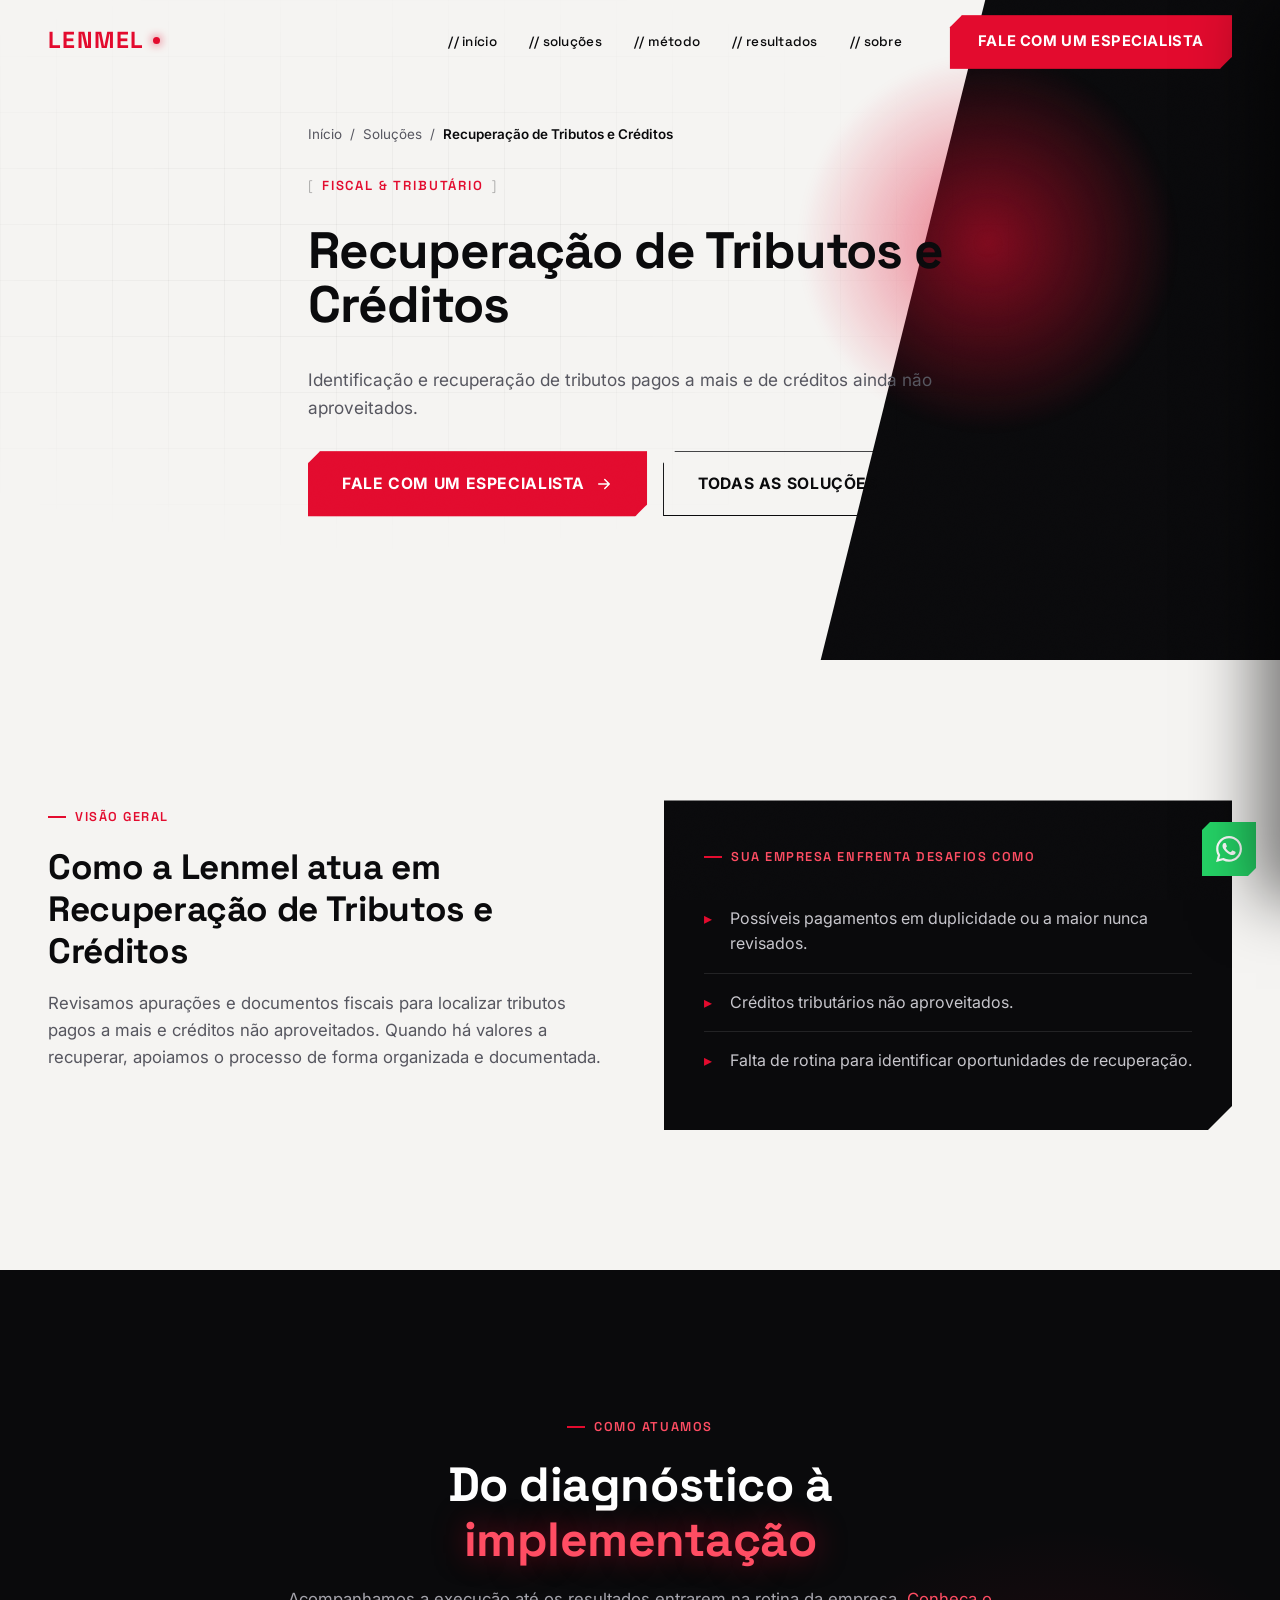
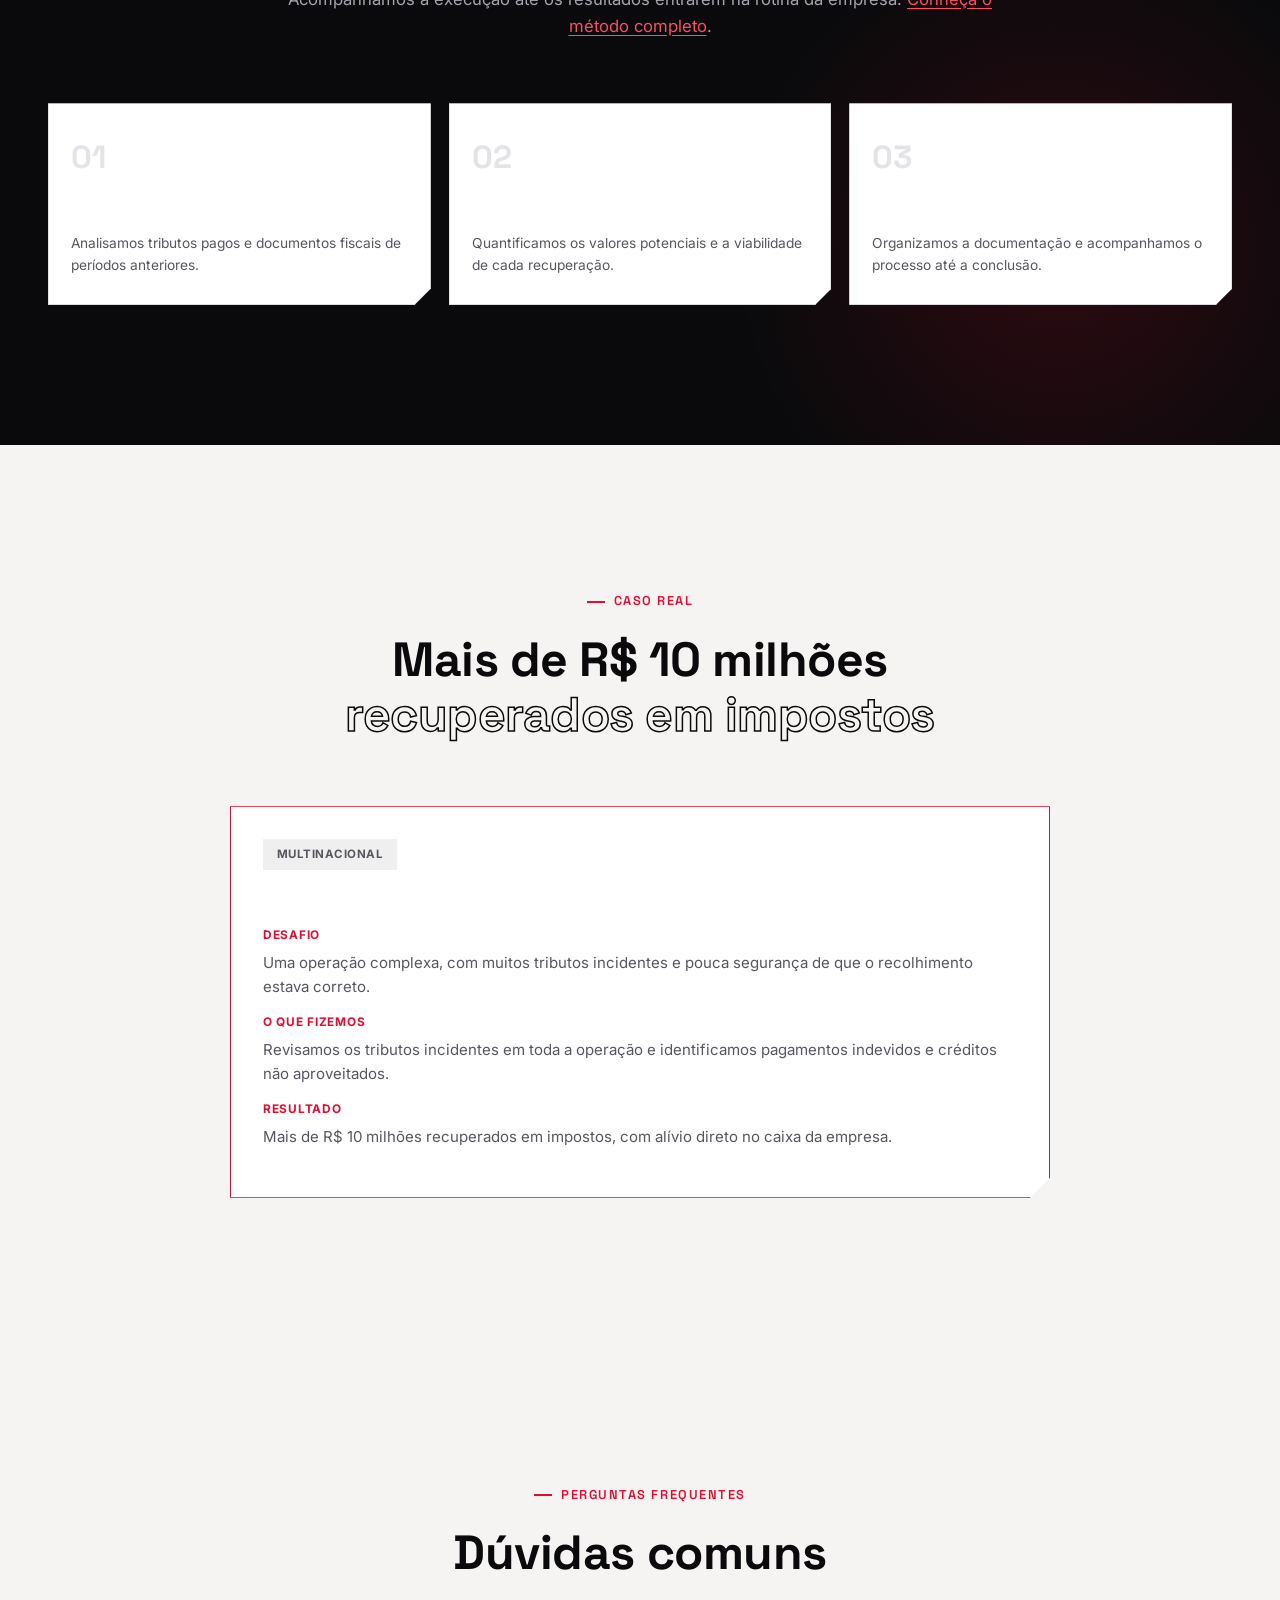
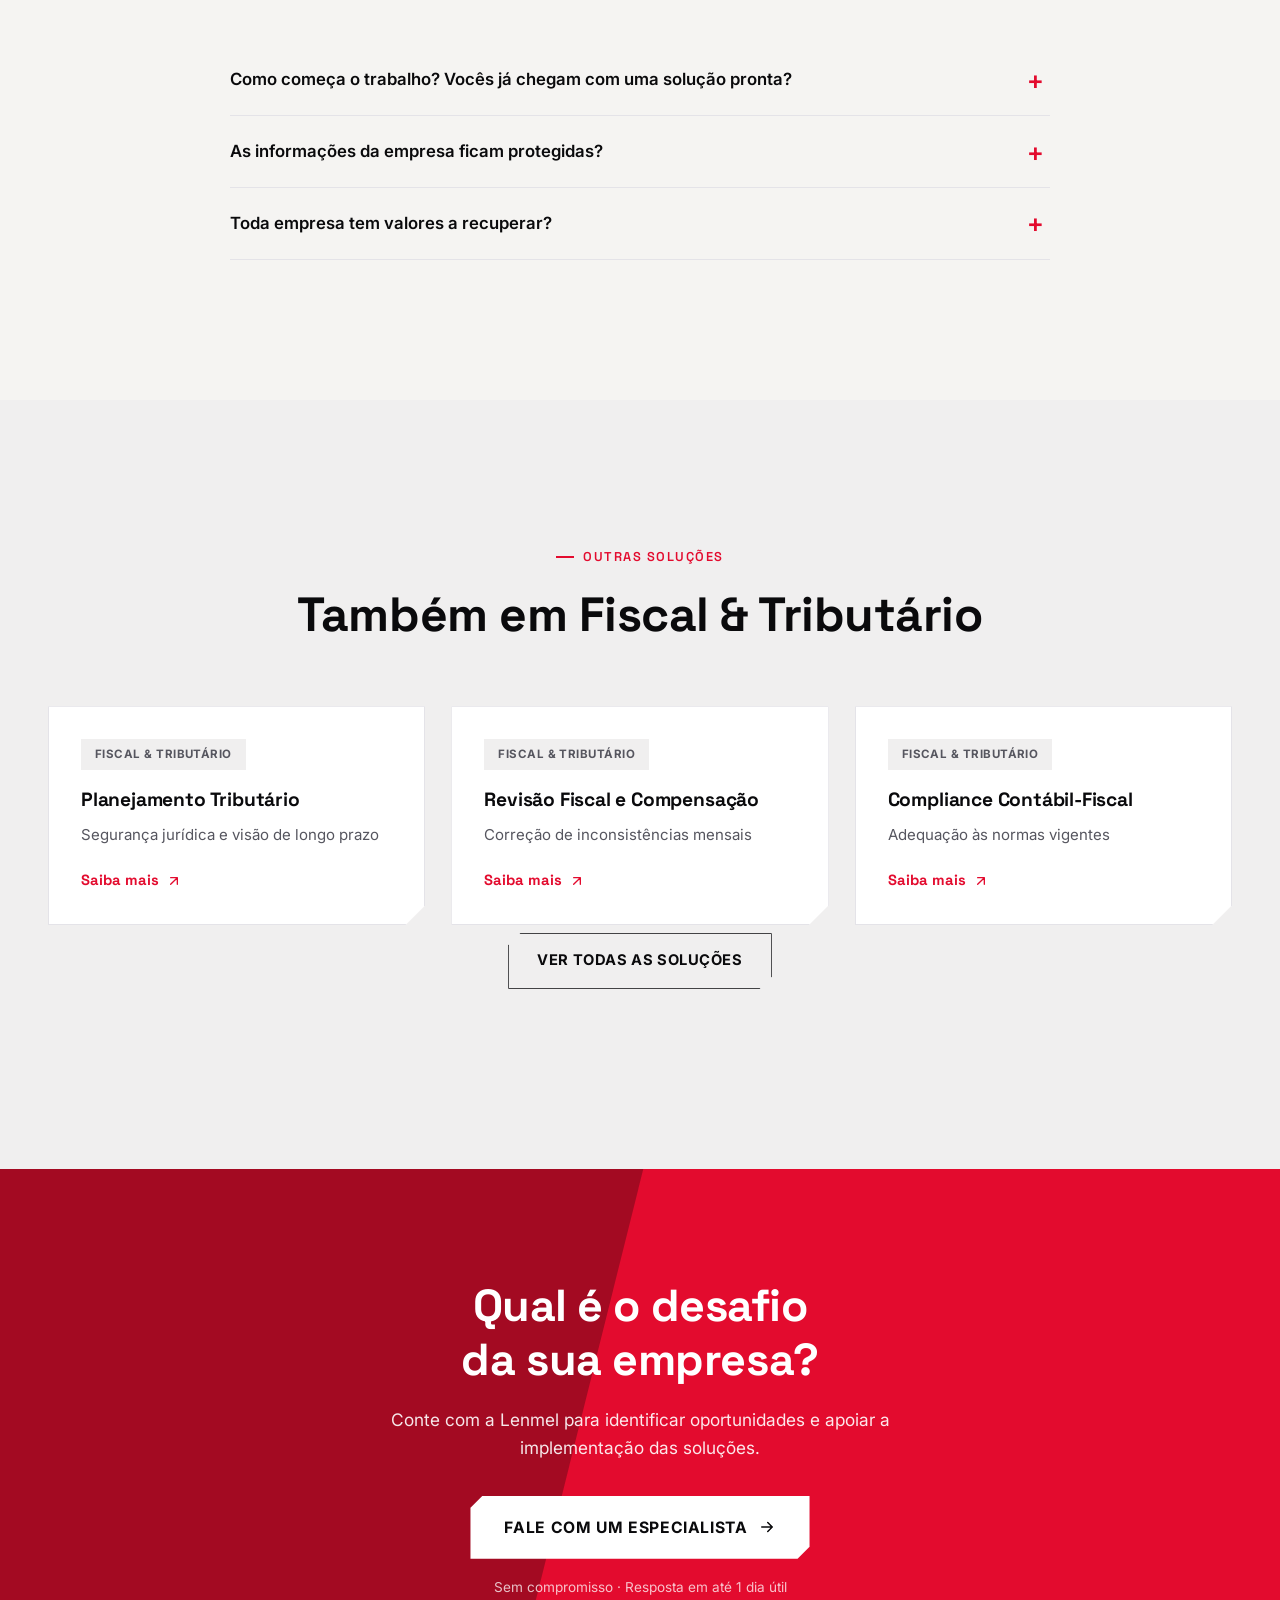
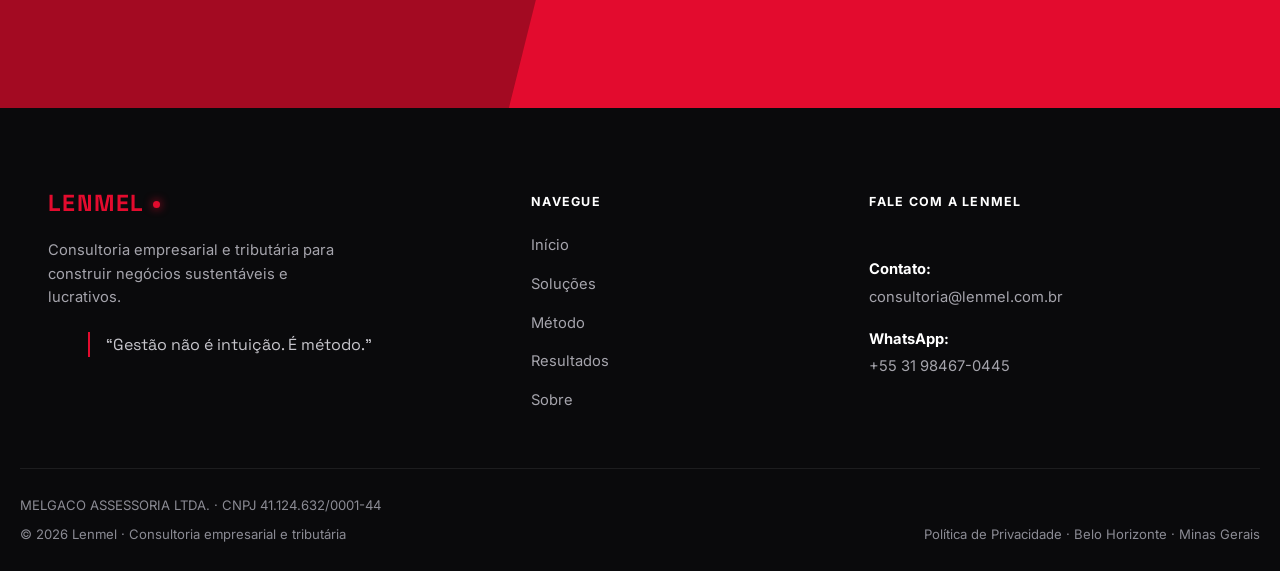
<file: solucao-recuperacao-tributos-creditos.html>
<!DOCTYPE html>
<html lang="pt-BR">

<head>
  <meta charset="UTF-8">
  <meta name="viewport" content="width=device-width, initial-scale=1.0">
  <title>Recuperação de Tributos e Créditos | Lenmel</title>
  <meta name="description" content="Identificação e recuperação de tributos pagos a mais e de créditos ainda não aproveitados.">
  <meta name="theme-color" content="#0A0A0C">
  <meta property="og:type" content="website">
  <meta property="og:site_name" content="Lenmel">
  <meta property="og:locale" content="pt_BR">
  <meta property="og:title" content="Recuperação de Tributos e Créditos | Lenmel">
  <meta property="og:description" content="Identificação e recuperação de tributos pagos a mais e de créditos ainda não aproveitados.">
  <meta property="og:url" content="https://www.lenmel.com.br/solucao-recuperacao-tributos-creditos.html">
  <meta property="og:image" content="https://www.lenmel.com.br/og-image.png">
  <meta property="og:image:width" content="1200">
  <meta property="og:image:height" content="630">
  <meta name="twitter:card" content="summary_large_image">
  <link rel="canonical" href="https://www.lenmel.com.br/solucao-recuperacao-tributos-creditos.html">
  <link rel="icon" href="favicon.svg" type="image/svg+xml">
  <link rel="icon" href="favicon.ico" sizes="any">
  <link rel="icon" href="favicon-32.png" type="image/png" sizes="32x32">
  <link rel="icon" href="favicon-16.png" type="image/png" sizes="16x16">
  <link rel="apple-touch-icon" href="apple-touch-icon.png">
  <link rel="preconnect" href="https://fonts.googleapis.com">
  <link rel="preconnect" href="https://fonts.gstatic.com" crossorigin>
  <link href="https://fonts.googleapis.com/css2?family=Space+Grotesk:wght@400;500;600;700&family=Inter:wght@400;500;600;700;800;900&display=swap" rel="stylesheet">
  <link rel="stylesheet" href="styles.css">
<script type="application/ld+json">{"@context": "https://schema.org", "@type": "FAQPage", "mainEntity": [{"@type": "Question", "name": "Como começa o trabalho? Vocês já chegam com uma solução pronta?", "acceptedAnswer": {"@type": "Answer", "text": "Não. Começamos com uma conversa, presencial ou por vídeo, para entender a realidade da empresa. A partir daí identificamos os principais gargalos e as oportunidades de melhoria e propomos o caminho mais adequado."}}, {"@type": "Question", "name": "As informações da empresa ficam protegidas?", "acceptedAnswer": {"@type": "Answer", "text": "Sim. Tratamos dados e documentos com sigilo e os usamos apenas para a finalidade do trabalho contratado."}}, {"@type": "Question", "name": "Toda empresa tem valores a recuperar?", "acceptedAnswer": {"@type": "Answer", "text": "Nem toda empresa tem. Por isso começamos com uma análise para verificar se há oportunidades e se compensa recuperá-las."}}]}</script>
</head>

<body>

  <div class="noise-overlay" aria-hidden="true"></div>
  <div class="scroll-progress" id="scroll-progress" aria-hidden="true"></div>

  <header class="site-header" id="site-header">
    <div class="container header-inner">
      <a href="index.html" class="brand" aria-label="Lenmel"><span class="brand-logo">LENMEL<i></i></span></a>
      <nav class="main-nav">
        <a href="index.html" class="nav-link">// início</a>
        <a href="solucoes.html" class="nav-link">// soluções</a>
        <a href="index.html#metodo" class="nav-link">// método</a>
        <a href="index.html#resultados" class="nav-link">// resultados</a>
        <a href="index.html#sobre" class="nav-link">// sobre</a>
      </nav>
      <a href="index.html#contato" class="btn btn-primary header-cta js-open-specialist">Fale com um especialista</a>
      <button class="menu-toggle" id="menu-toggle" aria-label="Abrir menu" aria-expanded="false">
        <span></span><span></span><span></span>
      </button>
    </div>
  </header>

  <div class="mobile-nav" id="mobile-nav">
    <a href="index.html" class="nav-link">Início</a>
    <a href="solucoes.html" class="nav-link">Soluções</a>
    <a href="index.html#metodo" class="nav-link">Método</a>
    <a href="index.html#resultados" class="nav-link">Resultados</a>
    <a href="index.html#sobre" class="nav-link">Sobre</a>
    <a href="index.html#contato" class="btn btn-primary mobile-cta js-open-specialist">Fale com um especialista</a>
  </div>
  <div class="mobile-nav-backdrop" id="mobile-nav-backdrop"></div>

  <main>
    <section class="hero page-hero">
      <div class="hero-diagonal" aria-hidden="true"></div>
      <div class="hero-glow hero-glow-1" aria-hidden="true"></div>
      <div class="hero-grid" aria-hidden="true"></div>
      <div class="container hero-inner">
        <nav class="breadcrumb" aria-label="Você está em"><a href="index.html">Início</a><span>/</span><a href="solucoes.html">Soluções</a><span>/</span><span>Recuperação de Tributos e Créditos</span></nav>
        <span class="tagline reveal"><span class="tagline-bracket">[</span> FISCAL & TRIBUTÁRIO <span class="tagline-bracket">]</span></span>
        <h1 class="hero-title reveal">Recuperação de Tributos e Créditos</h1>
        <div class="hero-foot reveal reveal-delay-1">
          <p class="hero-lede">Identificação e recuperação de tributos pagos a mais e de créditos ainda não aproveitados.</p>
          <div class="hero-actions">
            <a href="index.html#contato" class="btn btn-primary btn-lg magnetic js-open-specialist"><span>Fale com um especialista</span>
              <svg viewBox="0 0 24 24" class="icon-arrow"><path d="M5 12h14M13 6l6 6-6 6" /></svg></a>
            <a href="solucoes.html" class="btn btn-outline btn-lg magnetic">Todas as soluções</a>
          </div>
        </div>
      </div>
    </section>

    <section class="section">
      <div class="container grid grid-2 detail-intro">
        <div class="reveal">
          <span class="eyebrow"><i></i>Visão geral</span>
          <h2 class="detail-title">Como a Lenmel atua em Recuperação de Tributos e Créditos</h2>
          <p class="detail-text">Revisamos apurações e documentos fiscais para localizar tributos pagos a mais e créditos não aproveitados. Quando há valores a recuperar, apoiamos o processo de forma organizada e documentada.</p>
        </div>
        <div class="challenge-card reveal">
          <span class="eyebrow eyebrow-light"><i></i>Sua empresa enfrenta desafios como</span>
          <ul class="challenge-list">
            <li>Possíveis pagamentos em duplicidade ou a maior nunca revisados.</li>
            <li>Créditos tributários não aproveitados.</li>
            <li>Falta de rotina para identificar oportunidades de recuperação.</li>
          </ul>
        </div>
      </div>
    </section>

    <section class="section section-dark">
      <div class="dark-glow dark-glow-alt" aria-hidden="true"></div>
      <div class="container">
        <div class="section-head reveal">
          <span class="eyebrow eyebrow-light"><i></i>Como atuamos</span>
          <h2 class="text-light">Do diagnóstico à<br><span class="text-accent-glow">implementação</span></h2>
          <p class="text-muted-light">Acompanhamos a execução até os resultados entrarem na rotina da empresa. <a class="inline-link" href="index.html#metodo">Conheça o método completo</a>.</p>
        </div>
        <ol class="method-rail method-rail-3 reveal-group">
          <li class="method-step reveal"><span class="method-num">01</span><h3>Revisamos as apurações</h3><p>Analisamos tributos pagos e documentos fiscais de períodos anteriores.</p></li>
          <li class="method-step reveal"><span class="method-num">02</span><h3>Identificamos oportunidades</h3><p>Quantificamos os valores potenciais e a viabilidade de cada recuperação.</p></li>
          <li class="method-step reveal"><span class="method-num">03</span><h3>Apoiamos a recuperação</h3><p>Organizamos a documentação e acompanhamos o processo até a conclusão.</p></li>
        </ol>
      </div>
    </section>

    <section class="section">
      <div class="container">
        <div class="section-head reveal"><span class="eyebrow"><i></i>Caso real</span><h2>Mais de R$ 10 milhões<br><span class="text-outline">recuperados em impostos</span></h2></div>
        <article class="case-card case-card-accent case-card-wide reveal">
          <span class="pill pill-neutral">Multinacional</span>
          <dl>
            <dt>Desafio</dt><dd>Uma operação complexa, com muitos tributos incidentes e pouca segurança de que o recolhimento estava correto.</dd>
            <dt>O que fizemos</dt><dd>Revisamos os tributos incidentes em toda a operação e identificamos pagamentos indevidos e créditos não aproveitados.</dd>
            <dt>Resultado</dt><dd>Mais de R$ 10 milhões recuperados em impostos, com alívio direto no caixa da empresa.</dd>
          </dl>
        </article>
      </div>
    </section>

    <section class="section">
      <div class="container">
        <div class="section-head reveal"><span class="eyebrow"><i></i>Perguntas frequentes</span><h2>Dúvidas comuns</h2></div>
        <div class="faq reveal">
          <details><summary>Como começa o trabalho? Vocês já chegam com uma solução pronta?</summary><p>Não. Começamos com uma conversa, presencial ou por vídeo, para entender a realidade da empresa. A partir daí identificamos os principais gargalos e as oportunidades de melhoria e propomos o caminho mais adequado.</p></details>
          <details><summary>As informações da empresa ficam protegidas?</summary><p>Sim. Tratamos dados e documentos com sigilo e os usamos apenas para a finalidade do trabalho contratado.</p></details>
          <details><summary>Toda empresa tem valores a recuperar?</summary><p>Nem toda empresa tem. Por isso começamos com uma análise para verificar se há oportunidades e se compensa recuperá-las.</p></details>
        </div>
      </div>
    </section>

    <section class="section section-tint">
      <div class="container">
        <div class="section-head reveal">
          <span class="eyebrow"><i></i>Outras soluções</span>
          <h2>Também em Fiscal & Tributário</h2>
        </div>
        <div class="grid grid-3 reveal-group">
          <a class="sol-card reveal" href="solucao-planejamento-tributario.html">
            <span class="pill pill-neutral">Fiscal & Tributário</span>
            <h3>Planejamento Tributário</h3>
            <p>Segurança jurídica e visão de longo prazo</p>
            <span class="link-arrow">Saiba mais <svg viewBox="0 0 24 24"><path d="M7 17 17 7M7 7h10v10" /></svg></span>
          </a>
          <a class="sol-card reveal" href="solucao-revisao-fiscal-compensacao.html">
            <span class="pill pill-neutral">Fiscal & Tributário</span>
            <h3>Revisão Fiscal e Compensação</h3>
            <p>Correção de inconsistências mensais</p>
            <span class="link-arrow">Saiba mais <svg viewBox="0 0 24 24"><path d="M7 17 17 7M7 7h10v10" /></svg></span>
          </a>
          <a class="sol-card reveal" href="solucao-compliance-contabil-fiscal.html">
            <span class="pill pill-neutral">Fiscal & Tributário</span>
            <h3>Compliance Contábil-Fiscal</h3>
            <p>Adequação às normas vigentes</p>
            <span class="link-arrow">Saiba mais <svg viewBox="0 0 24 24"><path d="M7 17 17 7M7 7h10v10" /></svg></span>
          </a>
        </div>
        <div class="section-cta reveal"><a href="solucoes.html" class="btn btn-outline">Ver todas as soluções</a></div>
      </div>
    </section>

    <section class="cta-band reveal">
      <div class="cta-band-diagonal" aria-hidden="true"></div>
      <div class="container cta-band-inner">
        <h2>Qual é o desafio<br>da sua empresa?</h2>
        <p>Conte com a Lenmel para identificar oportunidades e apoiar a implementação das soluções.</p>
        <a href="index.html#contato" class="btn btn-light btn-lg magnetic js-open-specialist">Fale com um especialista
          <svg viewBox="0 0 24 24" class="icon-arrow"><path d="M5 12h14M13 6l6 6-6 6" /></svg>
        </a>
        <span class="cta-band-note">Sem compromisso · Resposta em até 1 dia útil</span>
      </div>
    </section>
  </main>

  <footer class="site-footer">
    <div class="container footer-grid">
      <div class="footer-brand">
        <span class="brand-logo">LENMEL<i></i></span>
        <p>Consultoria empresarial e tributária para construir negócios sustentáveis e lucrativos.</p>
        <blockquote class="footer-quote">“Gestão não é intuição. É método.”</blockquote>
      </div>
      <nav class="footer-nav">
        <span class="footer-heading">Navegue</span>
        <ul>
          <li><a href="index.html#inicio">Início</a></li>
          <li><a href="solucoes.html">Soluções</a></li>
          <li><a href="index.html#metodo">Método</a></li>
          <li><a href="index.html#resultados">Resultados</a></li>
          <li><a href="index.html#sobre">Sobre</a></li>
        </ul>
      </nav>
      <div class="footer-contacts">
        <span class="footer-heading">Fale com a Lenmel</span>
        <div class="footer-person">
          <span class="footer-label">Contato:</span>
          <a href="mailto:consultoria@lenmel.com.br">consultoria@lenmel.com.br</a>
          <span class="footer-label">WhatsApp:</span>
          <a href="https://wa.me/5531984670445?text=Ol%C3%A1%2C%20vim%20pelo%20site%20da%20Lenmel%20e%20gostaria%20de%20pedir%20uma%20informa%C3%A7%C3%A3o%21" target="_blank" rel="noopener">+55 31 98467-0445</a>
        </div>
      </div>
    </div>
    <div class="container footer-legal">MELGACO ASSESSORIA LTDA. · CNPJ 41.124.632/0001-44</div>
    <div class="container footer-bottom">
      <span>© <span id="footer-year">2026</span> Lenmel · Consultoria empresarial e tributária</span>
      <span><a href="privacidade.html">Política de Privacidade</a> · Belo Horizonte · Minas Gerais</span>
    </div>
  </footer>

  <a class="wa-float" href="https://wa.me/5531984670445?text=Ol%C3%A1%2C%20vim%20pelo%20site%20da%20Lenmel%20e%20gostaria%20de%20pedir%20uma%20informa%C3%A7%C3%A3o%21" target="_blank" rel="noopener" aria-label="Falar no WhatsApp"><svg class="icon-wa" viewBox="0 0 24 24" aria-hidden="true"><path d="M17.472 14.382c-.297-.149-1.758-.867-2.03-.967-.273-.099-.471-.148-.67.15-.197.297-.767.966-.94 1.164-.173.199-.347.223-.644.075-.297-.15-1.255-.463-2.39-1.475-.883-.788-1.48-1.761-1.653-2.059-.173-.297-.018-.458.13-.606.134-.133.298-.347.446-.52.149-.174.198-.298.298-.497.099-.198.05-.371-.025-.52-.075-.149-.669-1.612-.916-2.207-.242-.579-.487-.5-.669-.51-.173-.008-.371-.01-.57-.01-.198 0-.52.074-.792.372-.272.297-1.04 1.016-1.04 2.479 0 1.462 1.065 2.875 1.213 3.074.149.198 2.096 3.2 5.077 4.487.709.306 1.262.489 1.694.625.712.227 1.36.195 1.871.118.571-.085 1.758-.719 2.006-1.413.248-.694.248-1.289.173-1.413-.074-.124-.272-.198-.57-.347m-5.421 7.403h-.004a9.87 9.87 0 0 1-5.031-1.378l-.361-.214-3.741.982.998-3.648-.235-.374a9.86 9.86 0 0 1-1.51-5.26c.001-5.45 4.436-9.884 9.888-9.884 2.64 0 5.122 1.03 6.988 2.898a9.825 9.825 0 0 1 2.893 6.994c-.003 5.45-4.437 9.884-9.885 9.884m8.413-18.297A11.815 11.815 0 0 0 12.05 0C5.495 0 .16 5.335.157 11.892c0 2.096.547 4.142 1.588 5.945L.057 24l6.305-1.654a11.882 11.882 0 0 0 5.683 1.448h.005c6.554 0 11.89-5.335 11.893-11.893a11.821 11.821 0 0 0-3.48-8.413Z"/></svg></a>

  <button class="back-to-top" id="back-to-top" aria-label="Voltar ao topo">
    <svg viewBox="0 0 24 24"><path d="M12 19V5M5 12l7-7 7 7" /></svg>
  </button>

  <div class="specialist-modal" id="specialist-modal" aria-hidden="true">
    <div class="specialist-modal-backdrop" id="specialist-modal-backdrop"></div>
    <div class="specialist-modal-panel" role="dialog" aria-modal="true" aria-labelledby="specialist-modal-title">
      <button class="specialist-modal-close" id="specialist-modal-close" aria-label="Fechar">
        <svg viewBox="0 0 24 24"><path d="M6 6l12 12M18 6 6 18"/></svg>
      </button>
      <span class="eyebrow specialist-modal-eyebrow"><i></i>Fale com um especialista</span>
      <h3 id="specialist-modal-title">Sobre qual tema você quer falar?</h3>
      <p class="specialist-modal-sub">Escolha o tema e a conversa abre direto no WhatsApp da Lenmel.</p>
      <div class="specialist-cards">
        <a class="specialist-card" href="https://wa.me/5531984670445?text=Ol%C3%A1%2C%20vim%20pelo%20site%20da%20Lenmel%20e%20gostaria%20de%20falar%20sobre%20Gest%C3%A3o%20Empresarial." target="_blank" rel="noopener">
          <span class="specialist-icon"><svg viewBox="0 0 24 24"><path d="M4 20V10M12 20V4M20 20v-7"/></svg></span>
          <div class="specialist-card-body"><strong>Gestão Empresarial</strong><span class="specialist-desc">Orçamento, indicadores e eficiência operacional.</span></div>
          <span class="specialist-card-cta">Chamar no WhatsApp <svg class="icon-wa" viewBox="0 0 24 24" aria-hidden="true"><path d="M17.472 14.382c-.297-.149-1.758-.867-2.03-.967-.273-.099-.471-.148-.67.15-.197.297-.767.966-.94 1.164-.173.199-.347.223-.644.075-.297-.15-1.255-.463-2.39-1.475-.883-.788-1.48-1.761-1.653-2.059-.173-.297-.018-.458.13-.606.134-.133.298-.347.446-.52.149-.174.198-.298.298-.497.099-.198.05-.371-.025-.52-.075-.149-.669-1.612-.916-2.207-.242-.579-.487-.5-.669-.51-.173-.008-.371-.01-.57-.01-.198 0-.52.074-.792.372-.272.297-1.04 1.016-1.04 2.479 0 1.462 1.065 2.875 1.213 3.074.149.198 2.096 3.2 5.077 4.487.709.306 1.262.489 1.694.625.712.227 1.36.195 1.871.118.571-.085 1.758-.719 2.006-1.413.248-.694.248-1.289.173-1.413-.074-.124-.272-.198-.57-.347m-5.421 7.403h-.004a9.87 9.87 0 0 1-5.031-1.378l-.361-.214-3.741.982.998-3.648-.235-.374a9.86 9.86 0 0 1-1.51-5.26c.001-5.45 4.436-9.884 9.888-9.884 2.64 0 5.122 1.03 6.988 2.898a9.825 9.825 0 0 1 2.893 6.994c-.003 5.45-4.437 9.884-9.885 9.884m8.413-18.297A11.815 11.815 0 0 0 12.05 0C5.495 0 .16 5.335.157 11.892c0 2.096.547 4.142 1.588 5.945L.057 24l6.305-1.654a11.882 11.882 0 0 0 5.683 1.448h.005c6.554 0 11.89-5.335 11.893-11.893a11.821 11.821 0 0 0-3.48-8.413Z"/></svg></span>
        </a>
        <a class="specialist-card" href="https://wa.me/5531984670445?text=Ol%C3%A1%2C%20vim%20pelo%20site%20da%20Lenmel%20e%20gostaria%20de%20falar%20sobre%20Fiscal%20e%20Tribut%C3%A1rio." target="_blank" rel="noopener">
          <span class="specialist-icon"><svg viewBox="0 0 24 24"><path d="M12 2 4 5v6c0 5 3.5 8.5 8 11 4.5-2.5 8-6 8-11V5Z"/></svg></span>
          <div class="specialist-card-body"><strong>Fiscal & Tributário</strong><span class="specialist-desc">Planejamento, recuperação de créditos e Reforma Tributária.</span></div>
          <span class="specialist-card-cta">Chamar no WhatsApp <svg class="icon-wa" viewBox="0 0 24 24" aria-hidden="true"><path d="M17.472 14.382c-.297-.149-1.758-.867-2.03-.967-.273-.099-.471-.148-.67.15-.197.297-.767.966-.94 1.164-.173.199-.347.223-.644.075-.297-.15-1.255-.463-2.39-1.475-.883-.788-1.48-1.761-1.653-2.059-.173-.297-.018-.458.13-.606.134-.133.298-.347.446-.52.149-.174.198-.298.298-.497.099-.198.05-.371-.025-.52-.075-.149-.669-1.612-.916-2.207-.242-.579-.487-.5-.669-.51-.173-.008-.371-.01-.57-.01-.198 0-.52.074-.792.372-.272.297-1.04 1.016-1.04 2.479 0 1.462 1.065 2.875 1.213 3.074.149.198 2.096 3.2 5.077 4.487.709.306 1.262.489 1.694.625.712.227 1.36.195 1.871.118.571-.085 1.758-.719 2.006-1.413.248-.694.248-1.289.173-1.413-.074-.124-.272-.198-.57-.347m-5.421 7.403h-.004a9.87 9.87 0 0 1-5.031-1.378l-.361-.214-3.741.982.998-3.648-.235-.374a9.86 9.86 0 0 1-1.51-5.26c.001-5.45 4.436-9.884 9.888-9.884 2.64 0 5.122 1.03 6.988 2.898a9.825 9.825 0 0 1 2.893 6.994c-.003 5.45-4.437 9.884-9.885 9.884m8.413-18.297A11.815 11.815 0 0 0 12.05 0C5.495 0 .16 5.335.157 11.892c0 2.096.547 4.142 1.588 5.945L.057 24l6.305-1.654a11.882 11.882 0 0 0 5.683 1.448h.005c6.554 0 11.89-5.335 11.893-11.893a11.821 11.821 0 0 0-3.48-8.413Z"/></svg></span>
        </a>
        <a class="specialist-card" href="https://wa.me/5531984670445?text=Ol%C3%A1%2C%20vim%20pelo%20site%20da%20Lenmel%20e%20gostaria%20de%20pedir%20uma%20informa%C3%A7%C3%A3o%21" target="_blank" rel="noopener">
          <span class="specialist-icon"><svg viewBox="0 0 24 24"><path d="M9 3h6v4h4v6h-4v4H9v-4H5V7h4Z"/></svg></span>
          <div class="specialist-card-body"><strong>Outro assunto</strong><span class="specialist-desc">Conte o seu desafio e direcionamos para o especialista.</span></div>
          <span class="specialist-card-cta">Chamar no WhatsApp <svg class="icon-wa" viewBox="0 0 24 24" aria-hidden="true"><path d="M17.472 14.382c-.297-.149-1.758-.867-2.03-.967-.273-.099-.471-.148-.67.15-.197.297-.767.966-.94 1.164-.173.199-.347.223-.644.075-.297-.15-1.255-.463-2.39-1.475-.883-.788-1.48-1.761-1.653-2.059-.173-.297-.018-.458.13-.606.134-.133.298-.347.446-.52.149-.174.198-.298.298-.497.099-.198.05-.371-.025-.52-.075-.149-.669-1.612-.916-2.207-.242-.579-.487-.5-.669-.51-.173-.008-.371-.01-.57-.01-.198 0-.52.074-.792.372-.272.297-1.04 1.016-1.04 2.479 0 1.462 1.065 2.875 1.213 3.074.149.198 2.096 3.2 5.077 4.487.709.306 1.262.489 1.694.625.712.227 1.36.195 1.871.118.571-.085 1.758-.719 2.006-1.413.248-.694.248-1.289.173-1.413-.074-.124-.272-.198-.57-.347m-5.421 7.403h-.004a9.87 9.87 0 0 1-5.031-1.378l-.361-.214-3.741.982.998-3.648-.235-.374a9.86 9.86 0 0 1-1.51-5.26c.001-5.45 4.436-9.884 9.888-9.884 2.64 0 5.122 1.03 6.988 2.898a9.825 9.825 0 0 1 2.893 6.994c-.003 5.45-4.437 9.884-9.885 9.884m8.413-18.297A11.815 11.815 0 0 0 12.05 0C5.495 0 .16 5.335.157 11.892c0 2.096.547 4.142 1.588 5.945L.057 24l6.305-1.654a11.882 11.882 0 0 0 5.683 1.448h.005c6.554 0 11.89-5.335 11.893-11.893a11.821 11.821 0 0 0-3.48-8.413Z"/></svg></span>
        </a>
      </div>
    </div>
  </div>

  <script src="script.js"></script>
</body>

</html>
</file>
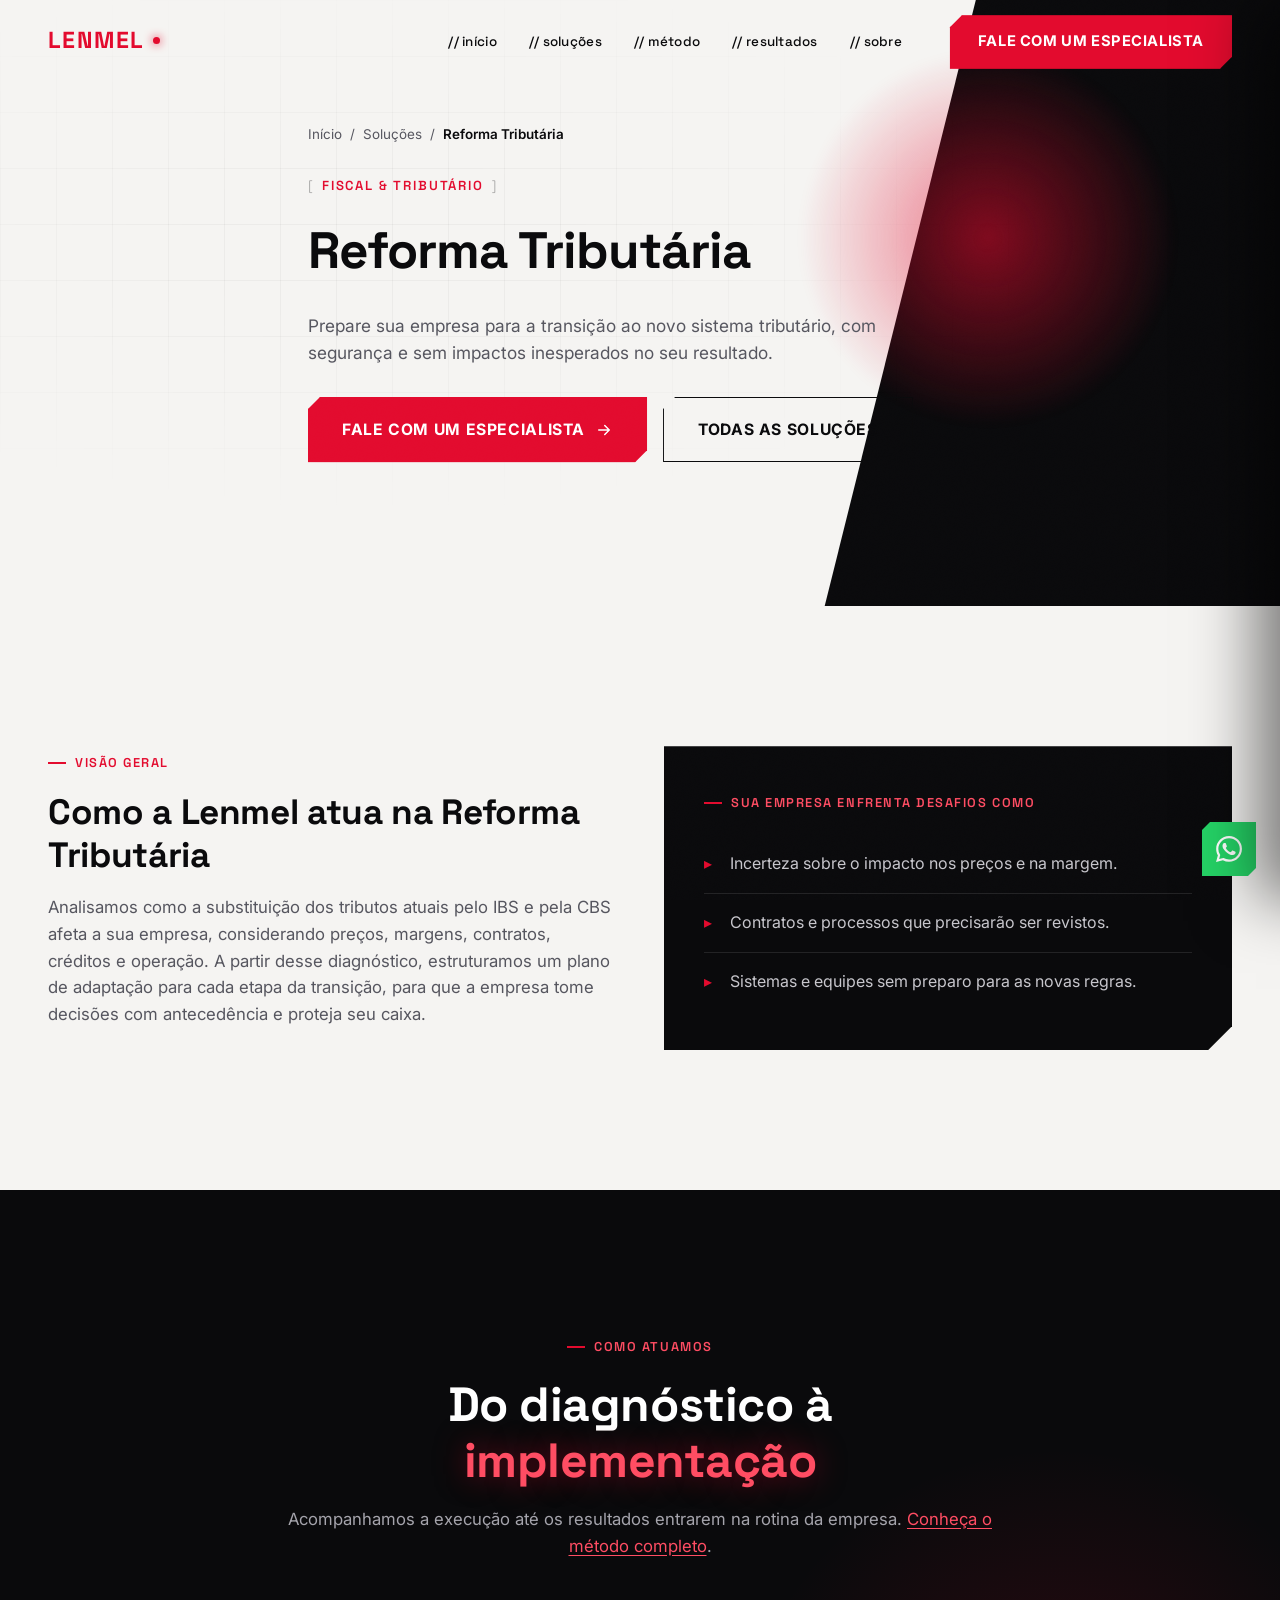
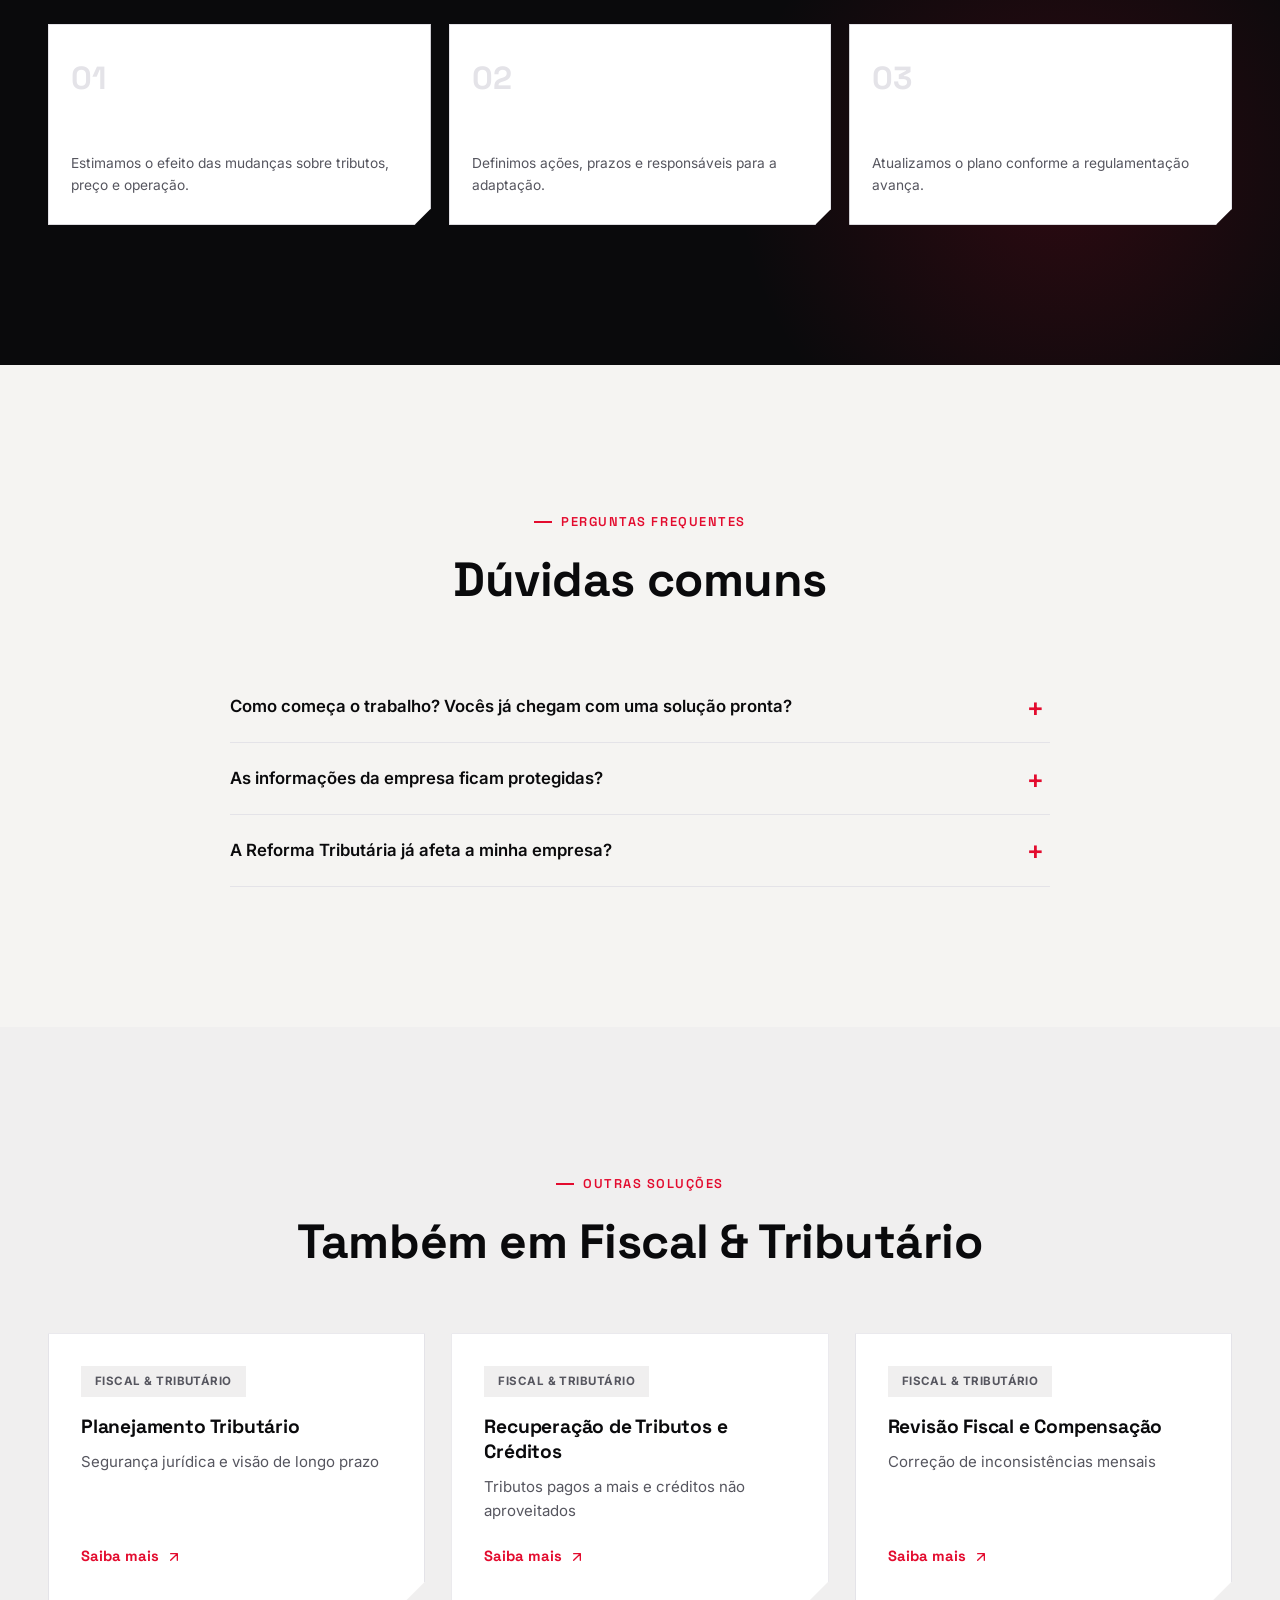
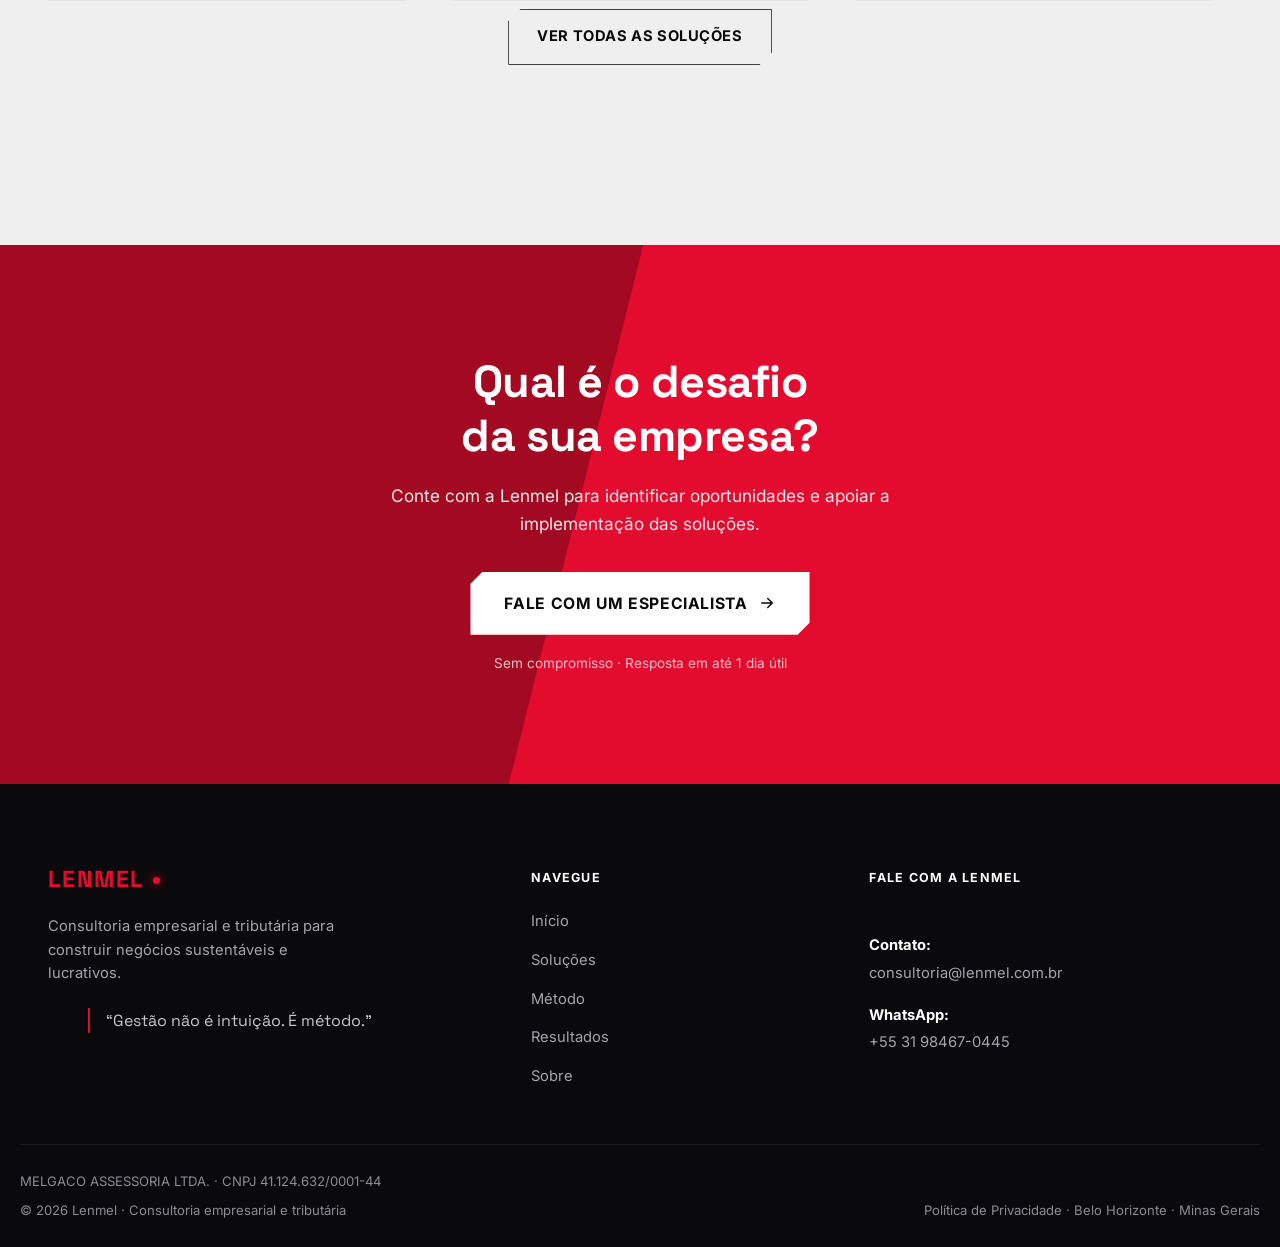
<file: solucao-reforma-tributaria.html>
<!DOCTYPE html>
<html lang="pt-BR">

<head>
  <meta charset="UTF-8">
  <meta name="viewport" content="width=device-width, initial-scale=1.0">
  <title>Reforma Tributária | Lenmel</title>
  <meta name="description" content="Prepare sua empresa para a transição ao novo sistema tributário, com segurança e sem impactos inesperados no seu resultado.">
  <meta name="theme-color" content="#0A0A0C">
  <meta property="og:type" content="website">
  <meta property="og:site_name" content="Lenmel">
  <meta property="og:locale" content="pt_BR">
  <meta property="og:title" content="Reforma Tributária | Lenmel">
  <meta property="og:description" content="Prepare sua empresa para a transição ao novo sistema tributário, com segurança e sem impactos inesperados no seu resultado.">
  <meta property="og:url" content="https://www.lenmel.com.br/solucao-reforma-tributaria.html">
  <meta property="og:image" content="https://www.lenmel.com.br/og-image.png">
  <meta property="og:image:width" content="1200">
  <meta property="og:image:height" content="630">
  <meta name="twitter:card" content="summary_large_image">
  <link rel="canonical" href="https://www.lenmel.com.br/solucao-reforma-tributaria.html">
  <link rel="icon" href="favicon.svg" type="image/svg+xml">
  <link rel="icon" href="favicon.ico" sizes="any">
  <link rel="icon" href="favicon-32.png" type="image/png" sizes="32x32">
  <link rel="icon" href="favicon-16.png" type="image/png" sizes="16x16">
  <link rel="apple-touch-icon" href="apple-touch-icon.png">
  <link rel="preconnect" href="https://fonts.googleapis.com">
  <link rel="preconnect" href="https://fonts.gstatic.com" crossorigin>
  <link href="https://fonts.googleapis.com/css2?family=Space+Grotesk:wght@400;500;600;700&family=Inter:wght@400;500;600;700;800;900&display=swap" rel="stylesheet">
  <link rel="stylesheet" href="styles.css">
<script type="application/ld+json">{"@context": "https://schema.org", "@type": "FAQPage", "mainEntity": [{"@type": "Question", "name": "Como começa o trabalho? Vocês já chegam com uma solução pronta?", "acceptedAnswer": {"@type": "Answer", "text": "Não. Começamos com uma conversa, presencial ou por vídeo, para entender a realidade da empresa. A partir daí identificamos os principais gargalos e as oportunidades de melhoria e propomos o caminho mais adequado."}}, {"@type": "Question", "name": "As informações da empresa ficam protegidas?", "acceptedAnswer": {"@type": "Answer", "text": "Sim. Tratamos dados e documentos com sigilo e os usamos apenas para a finalidade do trabalho contratado."}}, {"@type": "Question", "name": "A Reforma Tributária já afeta a minha empresa?", "acceptedAnswer": {"@type": "Answer", "text": "As mudanças são graduais, com período de transição. Por isso é importante avaliar os impactos desde já, mesmo antes de todas as regras estarem em vigor."}}]}</script>
</head>

<body>

  <div class="noise-overlay" aria-hidden="true"></div>
  <div class="scroll-progress" id="scroll-progress" aria-hidden="true"></div>

  <header class="site-header" id="site-header">
    <div class="container header-inner">
      <a href="index.html" class="brand" aria-label="Lenmel"><span class="brand-logo">LENMEL<i></i></span></a>
      <nav class="main-nav">
        <a href="index.html" class="nav-link">// início</a>
        <a href="solucoes.html" class="nav-link">// soluções</a>
        <a href="index.html#metodo" class="nav-link">// método</a>
        <a href="index.html#resultados" class="nav-link">// resultados</a>
        <a href="index.html#sobre" class="nav-link">// sobre</a>
      </nav>
      <a href="index.html#contato" class="btn btn-primary header-cta js-open-specialist">Fale com um especialista</a>
      <button class="menu-toggle" id="menu-toggle" aria-label="Abrir menu" aria-expanded="false">
        <span></span><span></span><span></span>
      </button>
    </div>
  </header>

  <div class="mobile-nav" id="mobile-nav">
    <a href="index.html" class="nav-link">Início</a>
    <a href="solucoes.html" class="nav-link">Soluções</a>
    <a href="index.html#metodo" class="nav-link">Método</a>
    <a href="index.html#resultados" class="nav-link">Resultados</a>
    <a href="index.html#sobre" class="nav-link">Sobre</a>
    <a href="index.html#contato" class="btn btn-primary mobile-cta js-open-specialist">Fale com um especialista</a>
  </div>
  <div class="mobile-nav-backdrop" id="mobile-nav-backdrop"></div>

  <main>
    <section class="hero page-hero">
      <div class="hero-diagonal" aria-hidden="true"></div>
      <div class="hero-glow hero-glow-1" aria-hidden="true"></div>
      <div class="hero-grid" aria-hidden="true"></div>
      <div class="container hero-inner">
        <nav class="breadcrumb" aria-label="Você está em"><a href="index.html">Início</a><span>/</span><a href="solucoes.html">Soluções</a><span>/</span><span>Reforma Tributária</span></nav>
        <span class="tagline reveal"><span class="tagline-bracket">[</span> FISCAL & TRIBUTÁRIO <span class="tagline-bracket">]</span></span>
        <h1 class="hero-title reveal">Reforma Tributária</h1>
        <div class="hero-foot reveal reveal-delay-1">
          <p class="hero-lede">Prepare sua empresa para a transição ao novo sistema tributário, com segurança e sem impactos inesperados no seu resultado.</p>
          <div class="hero-actions">
            <a href="index.html#contato" class="btn btn-primary btn-lg magnetic js-open-specialist"><span>Fale com um especialista</span>
              <svg viewBox="0 0 24 24" class="icon-arrow"><path d="M5 12h14M13 6l6 6-6 6" /></svg></a>
            <a href="solucoes.html" class="btn btn-outline btn-lg magnetic">Todas as soluções</a>
          </div>
        </div>
      </div>
    </section>

    <section class="section">
      <div class="container grid grid-2 detail-intro">
        <div class="reveal">
          <span class="eyebrow"><i></i>Visão geral</span>
          <h2 class="detail-title">Como a Lenmel atua na Reforma Tributária</h2>
          <p class="detail-text">Analisamos como a substituição dos tributos atuais pelo IBS e pela CBS afeta a sua empresa, considerando preços, margens, contratos, créditos e operação. A partir desse diagnóstico, estruturamos um plano de adaptação para cada etapa da transição, para que a empresa tome decisões com antecedência e proteja seu caixa.</p>
        </div>
        <div class="challenge-card reveal">
          <span class="eyebrow eyebrow-light"><i></i>Sua empresa enfrenta desafios como</span>
          <ul class="challenge-list">
            <li>Incerteza sobre o impacto nos preços e na margem.</li>
            <li>Contratos e processos que precisarão ser revistos.</li>
            <li>Sistemas e equipes sem preparo para as novas regras.</li>
          </ul>
        </div>
      </div>
    </section>

    <section class="section section-dark">
      <div class="dark-glow dark-glow-alt" aria-hidden="true"></div>
      <div class="container">
        <div class="section-head reveal">
          <span class="eyebrow eyebrow-light"><i></i>Como atuamos</span>
          <h2 class="text-light">Do diagnóstico à<br><span class="text-accent-glow">implementação</span></h2>
          <p class="text-muted-light">Acompanhamos a execução até os resultados entrarem na rotina da empresa. <a class="inline-link" href="index.html#metodo">Conheça o método completo</a>.</p>
        </div>
        <ol class="method-rail method-rail-3 reveal-group">
          <li class="method-step reveal"><span class="method-num">01</span><h3>Avaliamos os impactos</h3><p>Estimamos o efeito das mudanças sobre tributos, preço e operação.</p></li>
          <li class="method-step reveal"><span class="method-num">02</span><h3>Planejamos a transição</h3><p>Definimos ações, prazos e responsáveis para a adaptação.</p></li>
          <li class="method-step reveal"><span class="method-num">03</span><h3>Acompanhamos a evolução</h3><p>Atualizamos o plano conforme a regulamentação avança.</p></li>
        </ol>
      </div>
    </section>

    <section class="section">
      <div class="container">
        <div class="section-head reveal"><span class="eyebrow"><i></i>Perguntas frequentes</span><h2>Dúvidas comuns</h2></div>
        <div class="faq reveal">
          <details><summary>Como começa o trabalho? Vocês já chegam com uma solução pronta?</summary><p>Não. Começamos com uma conversa, presencial ou por vídeo, para entender a realidade da empresa. A partir daí identificamos os principais gargalos e as oportunidades de melhoria e propomos o caminho mais adequado.</p></details>
          <details><summary>As informações da empresa ficam protegidas?</summary><p>Sim. Tratamos dados e documentos com sigilo e os usamos apenas para a finalidade do trabalho contratado.</p></details>
          <details><summary>A Reforma Tributária já afeta a minha empresa?</summary><p>As mudanças são graduais, com período de transição. Por isso é importante avaliar os impactos desde já, mesmo antes de todas as regras estarem em vigor.</p></details>
        </div>
      </div>
    </section>

    <section class="section section-tint">
      <div class="container">
        <div class="section-head reveal">
          <span class="eyebrow"><i></i>Outras soluções</span>
          <h2>Também em Fiscal & Tributário</h2>
        </div>
        <div class="grid grid-3 reveal-group">
          <a class="sol-card reveal" href="solucao-planejamento-tributario.html">
            <span class="pill pill-neutral">Fiscal & Tributário</span>
            <h3>Planejamento Tributário</h3>
            <p>Segurança jurídica e visão de longo prazo</p>
            <span class="link-arrow">Saiba mais <svg viewBox="0 0 24 24"><path d="M7 17 17 7M7 7h10v10" /></svg></span>
          </a>
          <a class="sol-card reveal" href="solucao-recuperacao-tributos-creditos.html">
            <span class="pill pill-neutral">Fiscal & Tributário</span>
            <h3>Recuperação de Tributos e Créditos</h3>
            <p>Tributos pagos a mais e créditos não aproveitados</p>
            <span class="link-arrow">Saiba mais <svg viewBox="0 0 24 24"><path d="M7 17 17 7M7 7h10v10" /></svg></span>
          </a>
          <a class="sol-card reveal" href="solucao-revisao-fiscal-compensacao.html">
            <span class="pill pill-neutral">Fiscal & Tributário</span>
            <h3>Revisão Fiscal e Compensação</h3>
            <p>Correção de inconsistências mensais</p>
            <span class="link-arrow">Saiba mais <svg viewBox="0 0 24 24"><path d="M7 17 17 7M7 7h10v10" /></svg></span>
          </a>
        </div>
        <div class="section-cta reveal"><a href="solucoes.html" class="btn btn-outline">Ver todas as soluções</a></div>
      </div>
    </section>

    <section class="cta-band reveal">
      <div class="cta-band-diagonal" aria-hidden="true"></div>
      <div class="container cta-band-inner">
        <h2>Qual é o desafio<br>da sua empresa?</h2>
        <p>Conte com a Lenmel para identificar oportunidades e apoiar a implementação das soluções.</p>
        <a href="index.html#contato" class="btn btn-light btn-lg magnetic js-open-specialist">Fale com um especialista
          <svg viewBox="0 0 24 24" class="icon-arrow"><path d="M5 12h14M13 6l6 6-6 6" /></svg>
        </a>
        <span class="cta-band-note">Sem compromisso · Resposta em até 1 dia útil</span>
      </div>
    </section>
  </main>

  <footer class="site-footer">
    <div class="container footer-grid">
      <div class="footer-brand">
        <span class="brand-logo">LENMEL<i></i></span>
        <p>Consultoria empresarial e tributária para construir negócios sustentáveis e lucrativos.</p>
        <blockquote class="footer-quote">“Gestão não é intuição. É método.”</blockquote>
      </div>
      <nav class="footer-nav">
        <span class="footer-heading">Navegue</span>
        <ul>
          <li><a href="index.html#inicio">Início</a></li>
          <li><a href="solucoes.html">Soluções</a></li>
          <li><a href="index.html#metodo">Método</a></li>
          <li><a href="index.html#resultados">Resultados</a></li>
          <li><a href="index.html#sobre">Sobre</a></li>
        </ul>
      </nav>
      <div class="footer-contacts">
        <span class="footer-heading">Fale com a Lenmel</span>
        <div class="footer-person">
          <span class="footer-label">Contato:</span>
          <a href="mailto:consultoria@lenmel.com.br">consultoria@lenmel.com.br</a>
          <span class="footer-label">WhatsApp:</span>
          <a href="https://wa.me/5531984670445?text=Ol%C3%A1%2C%20vim%20pelo%20site%20da%20Lenmel%20e%20gostaria%20de%20pedir%20uma%20informa%C3%A7%C3%A3o%21" target="_blank" rel="noopener">+55 31 98467-0445</a>
        </div>
      </div>
    </div>
    <div class="container footer-legal">MELGACO ASSESSORIA LTDA. · CNPJ 41.124.632/0001-44</div>
    <div class="container footer-bottom">
      <span>© <span id="footer-year">2026</span> Lenmel · Consultoria empresarial e tributária</span>
      <span><a href="privacidade.html">Política de Privacidade</a> · Belo Horizonte · Minas Gerais</span>
    </div>
  </footer>

  <a class="wa-float" href="https://wa.me/5531984670445?text=Ol%C3%A1%2C%20vim%20pelo%20site%20da%20Lenmel%20e%20gostaria%20de%20pedir%20uma%20informa%C3%A7%C3%A3o%21" target="_blank" rel="noopener" aria-label="Falar no WhatsApp"><svg class="icon-wa" viewBox="0 0 24 24" aria-hidden="true"><path d="M17.472 14.382c-.297-.149-1.758-.867-2.03-.967-.273-.099-.471-.148-.67.15-.197.297-.767.966-.94 1.164-.173.199-.347.223-.644.075-.297-.15-1.255-.463-2.39-1.475-.883-.788-1.48-1.761-1.653-2.059-.173-.297-.018-.458.13-.606.134-.133.298-.347.446-.52.149-.174.198-.298.298-.497.099-.198.05-.371-.025-.52-.075-.149-.669-1.612-.916-2.207-.242-.579-.487-.5-.669-.51-.173-.008-.371-.01-.57-.01-.198 0-.52.074-.792.372-.272.297-1.04 1.016-1.04 2.479 0 1.462 1.065 2.875 1.213 3.074.149.198 2.096 3.2 5.077 4.487.709.306 1.262.489 1.694.625.712.227 1.36.195 1.871.118.571-.085 1.758-.719 2.006-1.413.248-.694.248-1.289.173-1.413-.074-.124-.272-.198-.57-.347m-5.421 7.403h-.004a9.87 9.87 0 0 1-5.031-1.378l-.361-.214-3.741.982.998-3.648-.235-.374a9.86 9.86 0 0 1-1.51-5.26c.001-5.45 4.436-9.884 9.888-9.884 2.64 0 5.122 1.03 6.988 2.898a9.825 9.825 0 0 1 2.893 6.994c-.003 5.45-4.437 9.884-9.885 9.884m8.413-18.297A11.815 11.815 0 0 0 12.05 0C5.495 0 .16 5.335.157 11.892c0 2.096.547 4.142 1.588 5.945L.057 24l6.305-1.654a11.882 11.882 0 0 0 5.683 1.448h.005c6.554 0 11.89-5.335 11.893-11.893a11.821 11.821 0 0 0-3.48-8.413Z"/></svg></a>

  <button class="back-to-top" id="back-to-top" aria-label="Voltar ao topo">
    <svg viewBox="0 0 24 24"><path d="M12 19V5M5 12l7-7 7 7" /></svg>
  </button>

  <div class="specialist-modal" id="specialist-modal" aria-hidden="true">
    <div class="specialist-modal-backdrop" id="specialist-modal-backdrop"></div>
    <div class="specialist-modal-panel" role="dialog" aria-modal="true" aria-labelledby="specialist-modal-title">
      <button class="specialist-modal-close" id="specialist-modal-close" aria-label="Fechar">
        <svg viewBox="0 0 24 24"><path d="M6 6l12 12M18 6 6 18"/></svg>
      </button>
      <span class="eyebrow specialist-modal-eyebrow"><i></i>Fale com um especialista</span>
      <h3 id="specialist-modal-title">Sobre qual tema você quer falar?</h3>
      <p class="specialist-modal-sub">Escolha o tema e a conversa abre direto no WhatsApp da Lenmel.</p>
      <div class="specialist-cards">
        <a class="specialist-card" href="https://wa.me/5531984670445?text=Ol%C3%A1%2C%20vim%20pelo%20site%20da%20Lenmel%20e%20gostaria%20de%20falar%20sobre%20Gest%C3%A3o%20Empresarial." target="_blank" rel="noopener">
          <span class="specialist-icon"><svg viewBox="0 0 24 24"><path d="M4 20V10M12 20V4M20 20v-7"/></svg></span>
          <div class="specialist-card-body"><strong>Gestão Empresarial</strong><span class="specialist-desc">Orçamento, indicadores e eficiência operacional.</span></div>
          <span class="specialist-card-cta">Chamar no WhatsApp <svg class="icon-wa" viewBox="0 0 24 24" aria-hidden="true"><path d="M17.472 14.382c-.297-.149-1.758-.867-2.03-.967-.273-.099-.471-.148-.67.15-.197.297-.767.966-.94 1.164-.173.199-.347.223-.644.075-.297-.15-1.255-.463-2.39-1.475-.883-.788-1.48-1.761-1.653-2.059-.173-.297-.018-.458.13-.606.134-.133.298-.347.446-.52.149-.174.198-.298.298-.497.099-.198.05-.371-.025-.52-.075-.149-.669-1.612-.916-2.207-.242-.579-.487-.5-.669-.51-.173-.008-.371-.01-.57-.01-.198 0-.52.074-.792.372-.272.297-1.04 1.016-1.04 2.479 0 1.462 1.065 2.875 1.213 3.074.149.198 2.096 3.2 5.077 4.487.709.306 1.262.489 1.694.625.712.227 1.36.195 1.871.118.571-.085 1.758-.719 2.006-1.413.248-.694.248-1.289.173-1.413-.074-.124-.272-.198-.57-.347m-5.421 7.403h-.004a9.87 9.87 0 0 1-5.031-1.378l-.361-.214-3.741.982.998-3.648-.235-.374a9.86 9.86 0 0 1-1.51-5.26c.001-5.45 4.436-9.884 9.888-9.884 2.64 0 5.122 1.03 6.988 2.898a9.825 9.825 0 0 1 2.893 6.994c-.003 5.45-4.437 9.884-9.885 9.884m8.413-18.297A11.815 11.815 0 0 0 12.05 0C5.495 0 .16 5.335.157 11.892c0 2.096.547 4.142 1.588 5.945L.057 24l6.305-1.654a11.882 11.882 0 0 0 5.683 1.448h.005c6.554 0 11.89-5.335 11.893-11.893a11.821 11.821 0 0 0-3.48-8.413Z"/></svg></span>
        </a>
        <a class="specialist-card" href="https://wa.me/5531984670445?text=Ol%C3%A1%2C%20vim%20pelo%20site%20da%20Lenmel%20e%20gostaria%20de%20falar%20sobre%20Fiscal%20e%20Tribut%C3%A1rio." target="_blank" rel="noopener">
          <span class="specialist-icon"><svg viewBox="0 0 24 24"><path d="M12 2 4 5v6c0 5 3.5 8.5 8 11 4.5-2.5 8-6 8-11V5Z"/></svg></span>
          <div class="specialist-card-body"><strong>Fiscal & Tributário</strong><span class="specialist-desc">Planejamento, recuperação de créditos e Reforma Tributária.</span></div>
          <span class="specialist-card-cta">Chamar no WhatsApp <svg class="icon-wa" viewBox="0 0 24 24" aria-hidden="true"><path d="M17.472 14.382c-.297-.149-1.758-.867-2.03-.967-.273-.099-.471-.148-.67.15-.197.297-.767.966-.94 1.164-.173.199-.347.223-.644.075-.297-.15-1.255-.463-2.39-1.475-.883-.788-1.48-1.761-1.653-2.059-.173-.297-.018-.458.13-.606.134-.133.298-.347.446-.52.149-.174.198-.298.298-.497.099-.198.05-.371-.025-.52-.075-.149-.669-1.612-.916-2.207-.242-.579-.487-.5-.669-.51-.173-.008-.371-.01-.57-.01-.198 0-.52.074-.792.372-.272.297-1.04 1.016-1.04 2.479 0 1.462 1.065 2.875 1.213 3.074.149.198 2.096 3.2 5.077 4.487.709.306 1.262.489 1.694.625.712.227 1.36.195 1.871.118.571-.085 1.758-.719 2.006-1.413.248-.694.248-1.289.173-1.413-.074-.124-.272-.198-.57-.347m-5.421 7.403h-.004a9.87 9.87 0 0 1-5.031-1.378l-.361-.214-3.741.982.998-3.648-.235-.374a9.86 9.86 0 0 1-1.51-5.26c.001-5.45 4.436-9.884 9.888-9.884 2.64 0 5.122 1.03 6.988 2.898a9.825 9.825 0 0 1 2.893 6.994c-.003 5.45-4.437 9.884-9.885 9.884m8.413-18.297A11.815 11.815 0 0 0 12.05 0C5.495 0 .16 5.335.157 11.892c0 2.096.547 4.142 1.588 5.945L.057 24l6.305-1.654a11.882 11.882 0 0 0 5.683 1.448h.005c6.554 0 11.89-5.335 11.893-11.893a11.821 11.821 0 0 0-3.48-8.413Z"/></svg></span>
        </a>
        <a class="specialist-card" href="https://wa.me/5531984670445?text=Ol%C3%A1%2C%20vim%20pelo%20site%20da%20Lenmel%20e%20gostaria%20de%20pedir%20uma%20informa%C3%A7%C3%A3o%21" target="_blank" rel="noopener">
          <span class="specialist-icon"><svg viewBox="0 0 24 24"><path d="M9 3h6v4h4v6h-4v4H9v-4H5V7h4Z"/></svg></span>
          <div class="specialist-card-body"><strong>Outro assunto</strong><span class="specialist-desc">Conte o seu desafio e direcionamos para o especialista.</span></div>
          <span class="specialist-card-cta">Chamar no WhatsApp <svg class="icon-wa" viewBox="0 0 24 24" aria-hidden="true"><path d="M17.472 14.382c-.297-.149-1.758-.867-2.03-.967-.273-.099-.471-.148-.67.15-.197.297-.767.966-.94 1.164-.173.199-.347.223-.644.075-.297-.15-1.255-.463-2.39-1.475-.883-.788-1.48-1.761-1.653-2.059-.173-.297-.018-.458.13-.606.134-.133.298-.347.446-.52.149-.174.198-.298.298-.497.099-.198.05-.371-.025-.52-.075-.149-.669-1.612-.916-2.207-.242-.579-.487-.5-.669-.51-.173-.008-.371-.01-.57-.01-.198 0-.52.074-.792.372-.272.297-1.04 1.016-1.04 2.479 0 1.462 1.065 2.875 1.213 3.074.149.198 2.096 3.2 5.077 4.487.709.306 1.262.489 1.694.625.712.227 1.36.195 1.871.118.571-.085 1.758-.719 2.006-1.413.248-.694.248-1.289.173-1.413-.074-.124-.272-.198-.57-.347m-5.421 7.403h-.004a9.87 9.87 0 0 1-5.031-1.378l-.361-.214-3.741.982.998-3.648-.235-.374a9.86 9.86 0 0 1-1.51-5.26c.001-5.45 4.436-9.884 9.888-9.884 2.64 0 5.122 1.03 6.988 2.898a9.825 9.825 0 0 1 2.893 6.994c-.003 5.45-4.437 9.884-9.885 9.884m8.413-18.297A11.815 11.815 0 0 0 12.05 0C5.495 0 .16 5.335.157 11.892c0 2.096.547 4.142 1.588 5.945L.057 24l6.305-1.654a11.882 11.882 0 0 0 5.683 1.448h.005c6.554 0 11.89-5.335 11.893-11.893a11.821 11.821 0 0 0-3.48-8.413Z"/></svg></span>
        </a>
      </div>
    </div>
  </div>

  <script src="script.js"></script>
</body>

</html>
</file>
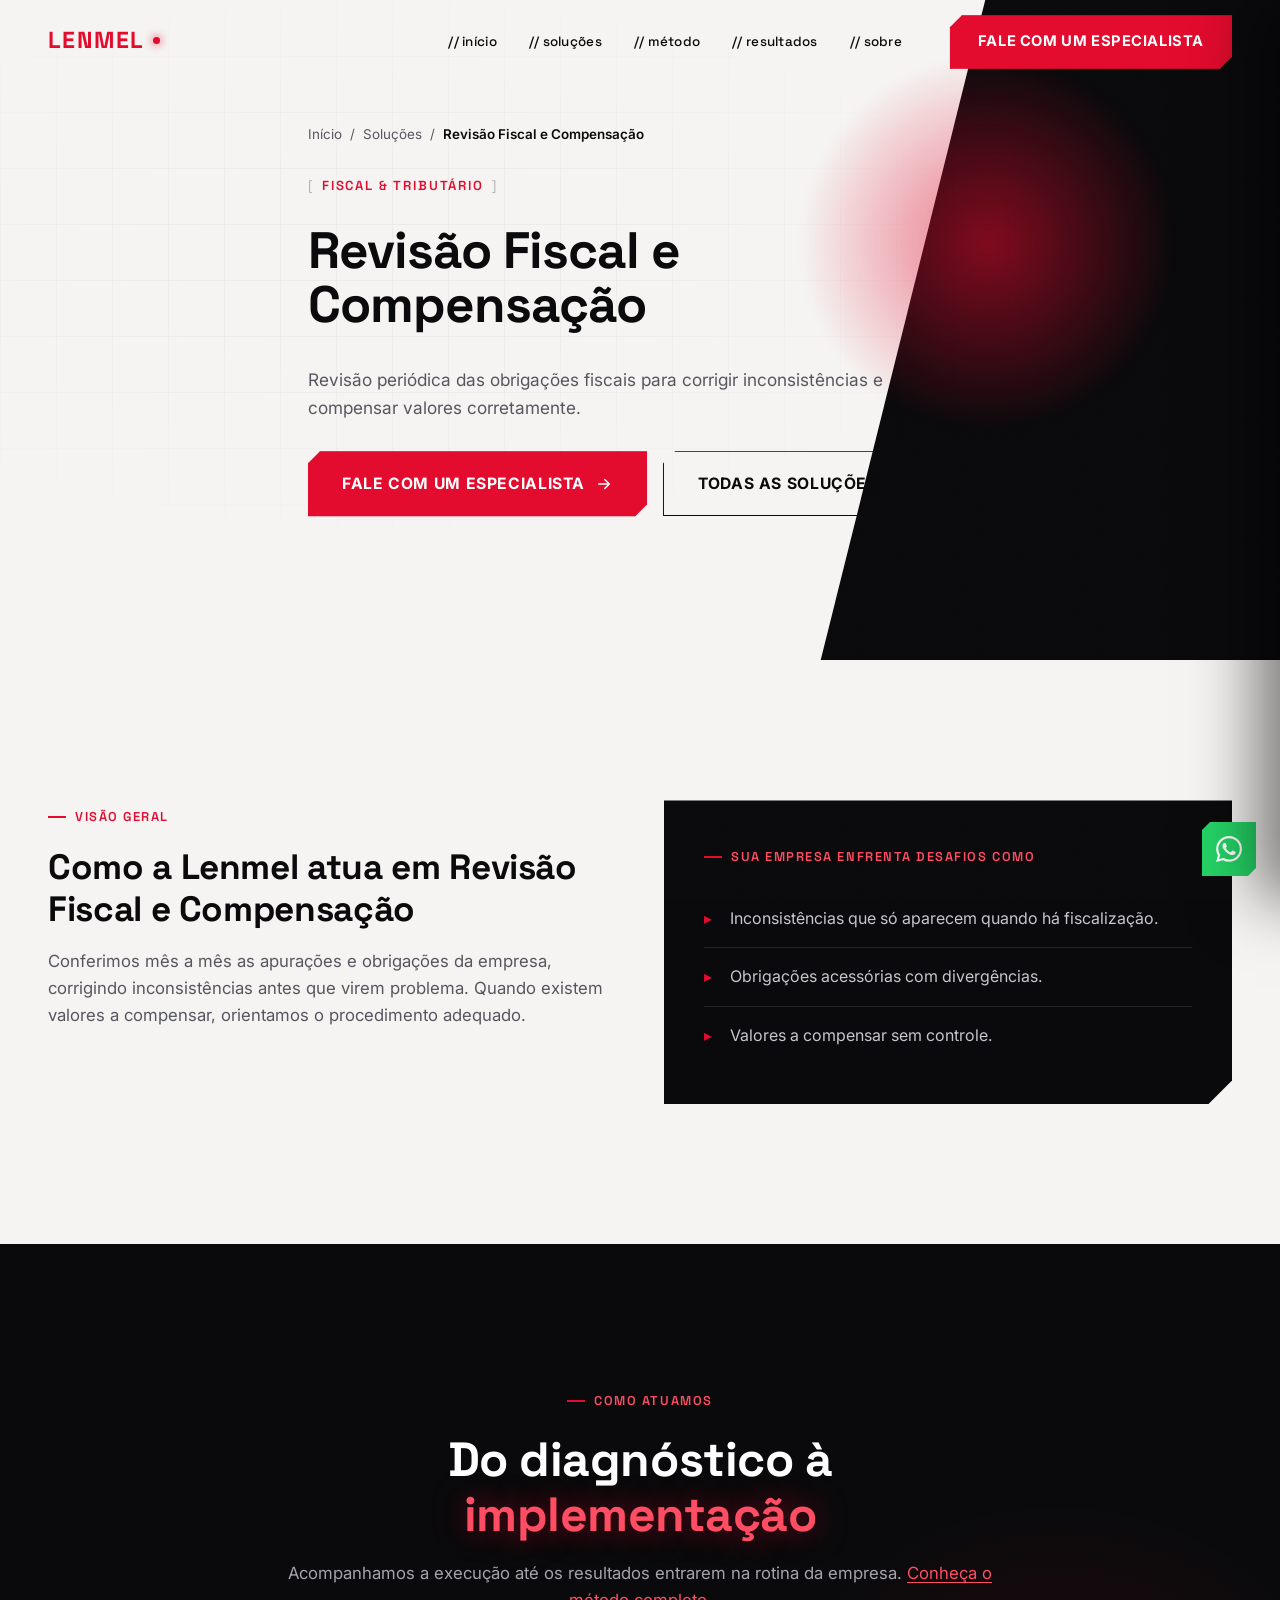
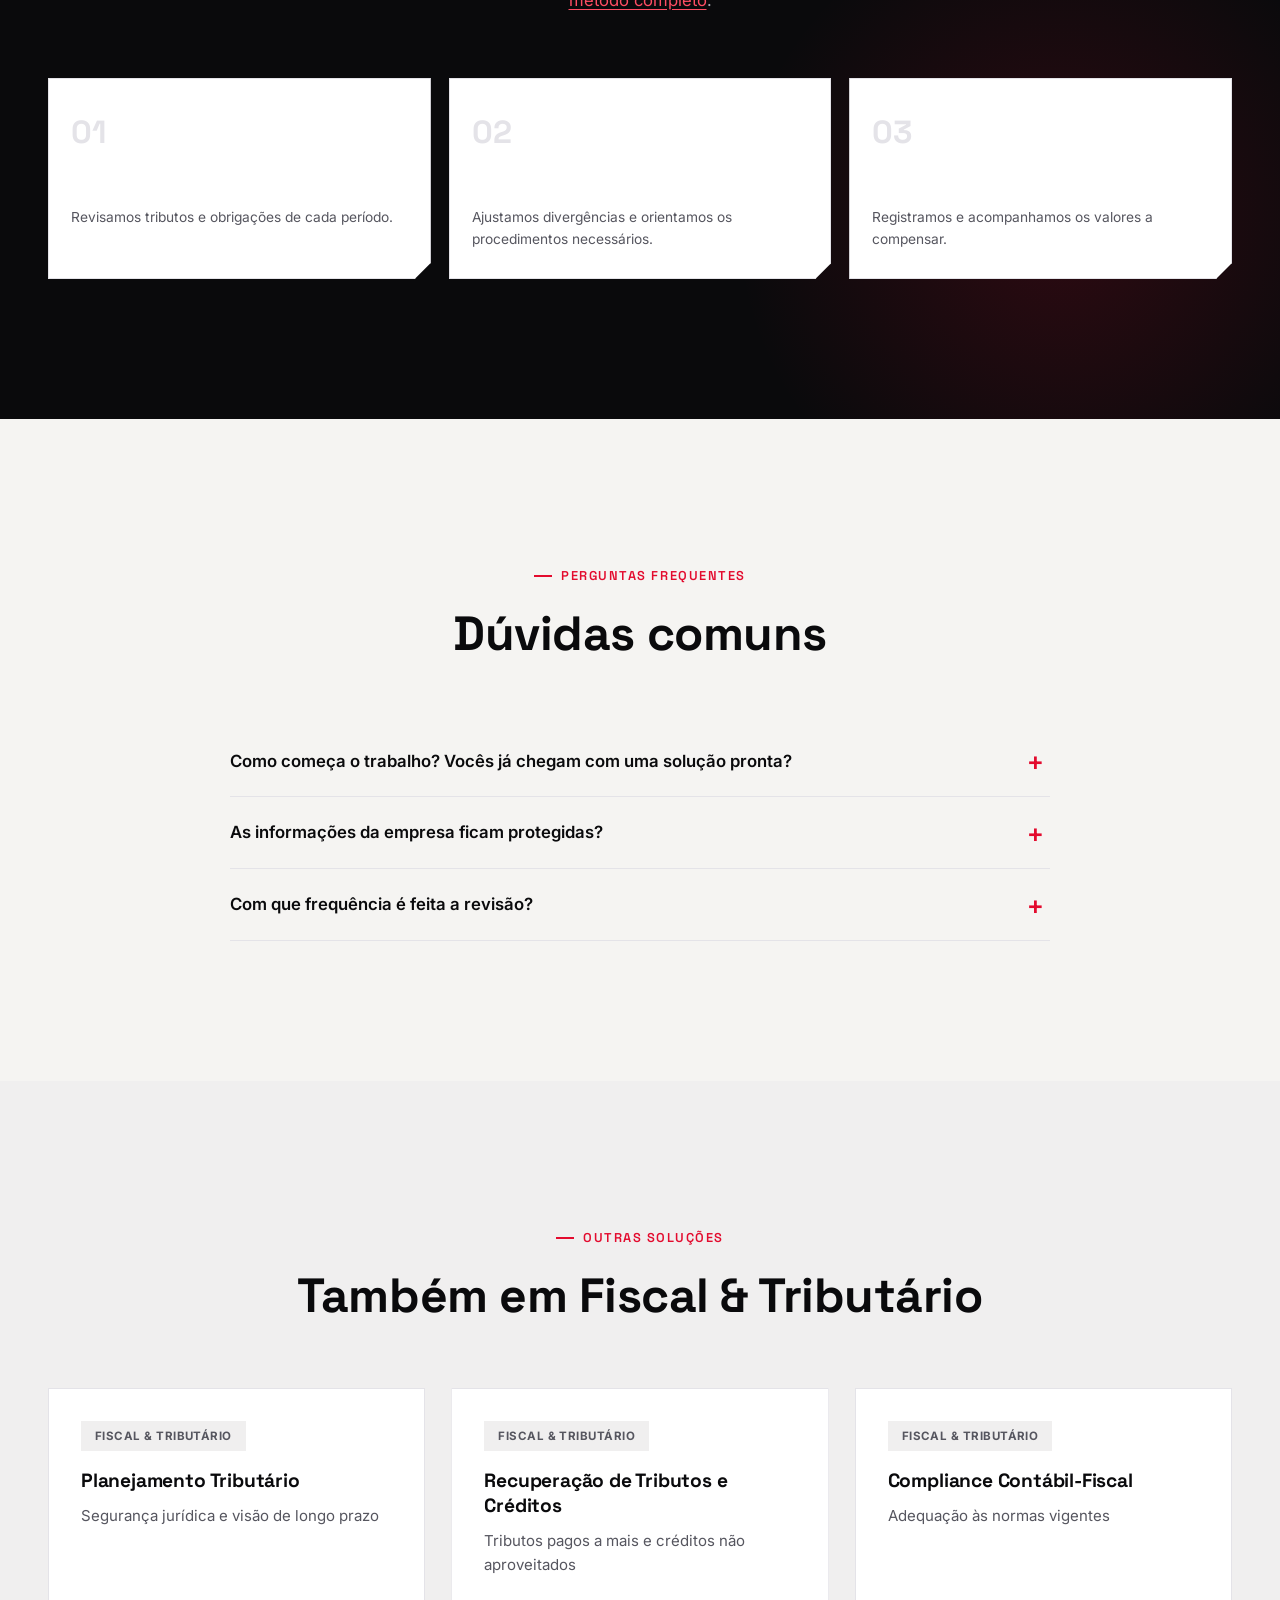
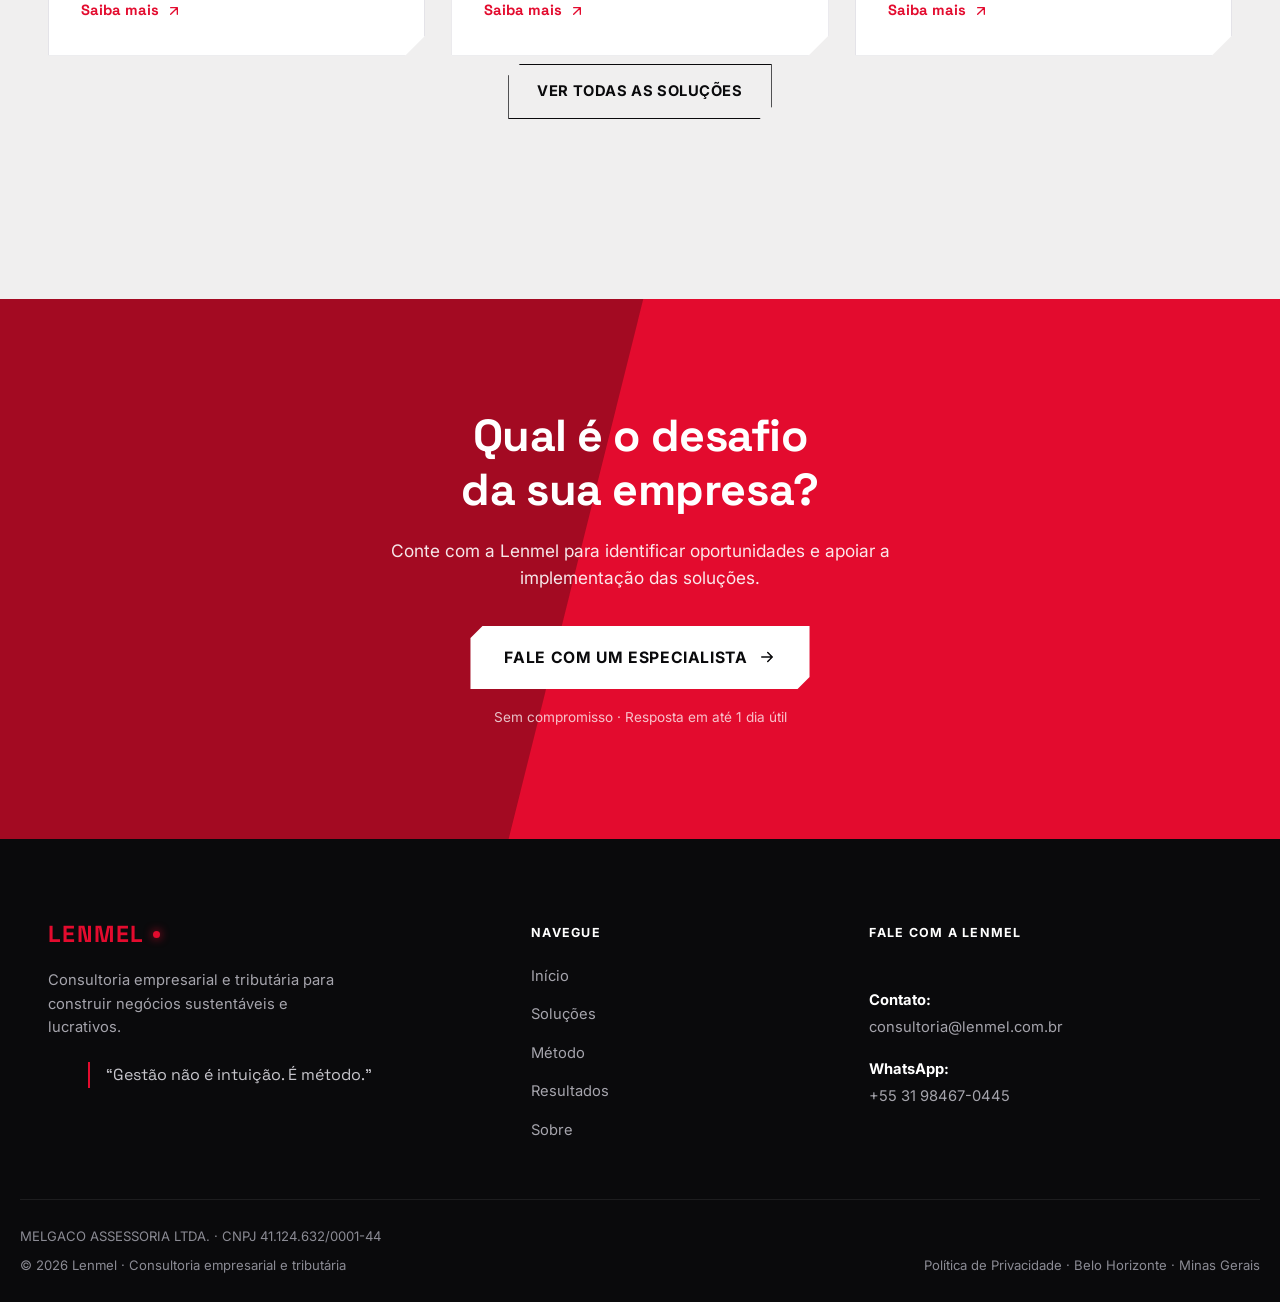
<file: solucao-revisao-fiscal-compensacao.html>
<!DOCTYPE html>
<html lang="pt-BR">

<head>
  <meta charset="UTF-8">
  <meta name="viewport" content="width=device-width, initial-scale=1.0">
  <title>Revisão Fiscal e Compensação | Lenmel</title>
  <meta name="description" content="Revisão periódica das obrigações fiscais para corrigir inconsistências e compensar valores corretamente.">
  <meta name="theme-color" content="#0A0A0C">
  <meta property="og:type" content="website">
  <meta property="og:site_name" content="Lenmel">
  <meta property="og:locale" content="pt_BR">
  <meta property="og:title" content="Revisão Fiscal e Compensação | Lenmel">
  <meta property="og:description" content="Revisão periódica das obrigações fiscais para corrigir inconsistências e compensar valores corretamente.">
  <meta property="og:url" content="https://www.lenmel.com.br/solucao-revisao-fiscal-compensacao.html">
  <meta property="og:image" content="https://www.lenmel.com.br/og-image.png">
  <meta property="og:image:width" content="1200">
  <meta property="og:image:height" content="630">
  <meta name="twitter:card" content="summary_large_image">
  <link rel="canonical" href="https://www.lenmel.com.br/solucao-revisao-fiscal-compensacao.html">
  <link rel="icon" href="favicon.svg" type="image/svg+xml">
  <link rel="icon" href="favicon.ico" sizes="any">
  <link rel="icon" href="favicon-32.png" type="image/png" sizes="32x32">
  <link rel="icon" href="favicon-16.png" type="image/png" sizes="16x16">
  <link rel="apple-touch-icon" href="apple-touch-icon.png">
  <link rel="preconnect" href="https://fonts.googleapis.com">
  <link rel="preconnect" href="https://fonts.gstatic.com" crossorigin>
  <link href="https://fonts.googleapis.com/css2?family=Space+Grotesk:wght@400;500;600;700&family=Inter:wght@400;500;600;700;800;900&display=swap" rel="stylesheet">
  <link rel="stylesheet" href="styles.css">
<script type="application/ld+json">{"@context": "https://schema.org", "@type": "FAQPage", "mainEntity": [{"@type": "Question", "name": "Como começa o trabalho? Vocês já chegam com uma solução pronta?", "acceptedAnswer": {"@type": "Answer", "text": "Não. Começamos com uma conversa, presencial ou por vídeo, para entender a realidade da empresa. A partir daí identificamos os principais gargalos e as oportunidades de melhoria e propomos o caminho mais adequado."}}, {"@type": "Question", "name": "As informações da empresa ficam protegidas?", "acceptedAnswer": {"@type": "Answer", "text": "Sim. Tratamos dados e documentos com sigilo e os usamos apenas para a finalidade do trabalho contratado."}}, {"@type": "Question", "name": "Com que frequência é feita a revisão?", "acceptedAnswer": {"@type": "Answer", "text": "Normalmente todo mês, acompanhando o fechamento das apurações, mas a periodicidade é definida conforme a necessidade da empresa."}}]}</script>
</head>

<body>

  <div class="noise-overlay" aria-hidden="true"></div>
  <div class="scroll-progress" id="scroll-progress" aria-hidden="true"></div>

  <header class="site-header" id="site-header">
    <div class="container header-inner">
      <a href="index.html" class="brand" aria-label="Lenmel"><span class="brand-logo">LENMEL<i></i></span></a>
      <nav class="main-nav">
        <a href="index.html" class="nav-link">// início</a>
        <a href="solucoes.html" class="nav-link">// soluções</a>
        <a href="index.html#metodo" class="nav-link">// método</a>
        <a href="index.html#resultados" class="nav-link">// resultados</a>
        <a href="index.html#sobre" class="nav-link">// sobre</a>
      </nav>
      <a href="index.html#contato" class="btn btn-primary header-cta js-open-specialist">Fale com um especialista</a>
      <button class="menu-toggle" id="menu-toggle" aria-label="Abrir menu" aria-expanded="false">
        <span></span><span></span><span></span>
      </button>
    </div>
  </header>

  <div class="mobile-nav" id="mobile-nav">
    <a href="index.html" class="nav-link">Início</a>
    <a href="solucoes.html" class="nav-link">Soluções</a>
    <a href="index.html#metodo" class="nav-link">Método</a>
    <a href="index.html#resultados" class="nav-link">Resultados</a>
    <a href="index.html#sobre" class="nav-link">Sobre</a>
    <a href="index.html#contato" class="btn btn-primary mobile-cta js-open-specialist">Fale com um especialista</a>
  </div>
  <div class="mobile-nav-backdrop" id="mobile-nav-backdrop"></div>

  <main>
    <section class="hero page-hero">
      <div class="hero-diagonal" aria-hidden="true"></div>
      <div class="hero-glow hero-glow-1" aria-hidden="true"></div>
      <div class="hero-grid" aria-hidden="true"></div>
      <div class="container hero-inner">
        <nav class="breadcrumb" aria-label="Você está em"><a href="index.html">Início</a><span>/</span><a href="solucoes.html">Soluções</a><span>/</span><span>Revisão Fiscal e Compensação</span></nav>
        <span class="tagline reveal"><span class="tagline-bracket">[</span> FISCAL & TRIBUTÁRIO <span class="tagline-bracket">]</span></span>
        <h1 class="hero-title reveal">Revisão Fiscal e Compensação</h1>
        <div class="hero-foot reveal reveal-delay-1">
          <p class="hero-lede">Revisão periódica das obrigações fiscais para corrigir inconsistências e compensar valores corretamente.</p>
          <div class="hero-actions">
            <a href="index.html#contato" class="btn btn-primary btn-lg magnetic js-open-specialist"><span>Fale com um especialista</span>
              <svg viewBox="0 0 24 24" class="icon-arrow"><path d="M5 12h14M13 6l6 6-6 6" /></svg></a>
            <a href="solucoes.html" class="btn btn-outline btn-lg magnetic">Todas as soluções</a>
          </div>
        </div>
      </div>
    </section>

    <section class="section">
      <div class="container grid grid-2 detail-intro">
        <div class="reveal">
          <span class="eyebrow"><i></i>Visão geral</span>
          <h2 class="detail-title">Como a Lenmel atua em Revisão Fiscal e Compensação</h2>
          <p class="detail-text">Conferimos mês a mês as apurações e obrigações da empresa, corrigindo inconsistências antes que virem problema. Quando existem valores a compensar, orientamos o procedimento adequado.</p>
        </div>
        <div class="challenge-card reveal">
          <span class="eyebrow eyebrow-light"><i></i>Sua empresa enfrenta desafios como</span>
          <ul class="challenge-list">
            <li>Inconsistências que só aparecem quando há fiscalização.</li>
            <li>Obrigações acessórias com divergências.</li>
            <li>Valores a compensar sem controle.</li>
          </ul>
        </div>
      </div>
    </section>

    <section class="section section-dark">
      <div class="dark-glow dark-glow-alt" aria-hidden="true"></div>
      <div class="container">
        <div class="section-head reveal">
          <span class="eyebrow eyebrow-light"><i></i>Como atuamos</span>
          <h2 class="text-light">Do diagnóstico à<br><span class="text-accent-glow">implementação</span></h2>
          <p class="text-muted-light">Acompanhamos a execução até os resultados entrarem na rotina da empresa. <a class="inline-link" href="index.html#metodo">Conheça o método completo</a>.</p>
        </div>
        <ol class="method-rail method-rail-3 reveal-group">
          <li class="method-step reveal"><span class="method-num">01</span><h3>Conferimos as apurações</h3><p>Revisamos tributos e obrigações de cada período.</p></li>
          <li class="method-step reveal"><span class="method-num">02</span><h3>Corrigimos inconsistências</h3><p>Ajustamos divergências e orientamos os procedimentos necessários.</p></li>
          <li class="method-step reveal"><span class="method-num">03</span><h3>Controlamos as compensações</h3><p>Registramos e acompanhamos os valores a compensar.</p></li>
        </ol>
      </div>
    </section>

    <section class="section">
      <div class="container">
        <div class="section-head reveal"><span class="eyebrow"><i></i>Perguntas frequentes</span><h2>Dúvidas comuns</h2></div>
        <div class="faq reveal">
          <details><summary>Como começa o trabalho? Vocês já chegam com uma solução pronta?</summary><p>Não. Começamos com uma conversa, presencial ou por vídeo, para entender a realidade da empresa. A partir daí identificamos os principais gargalos e as oportunidades de melhoria e propomos o caminho mais adequado.</p></details>
          <details><summary>As informações da empresa ficam protegidas?</summary><p>Sim. Tratamos dados e documentos com sigilo e os usamos apenas para a finalidade do trabalho contratado.</p></details>
          <details><summary>Com que frequência é feita a revisão?</summary><p>Normalmente todo mês, acompanhando o fechamento das apurações, mas a periodicidade é definida conforme a necessidade da empresa.</p></details>
        </div>
      </div>
    </section>

    <section class="section section-tint">
      <div class="container">
        <div class="section-head reveal">
          <span class="eyebrow"><i></i>Outras soluções</span>
          <h2>Também em Fiscal & Tributário</h2>
        </div>
        <div class="grid grid-3 reveal-group">
          <a class="sol-card reveal" href="solucao-planejamento-tributario.html">
            <span class="pill pill-neutral">Fiscal & Tributário</span>
            <h3>Planejamento Tributário</h3>
            <p>Segurança jurídica e visão de longo prazo</p>
            <span class="link-arrow">Saiba mais <svg viewBox="0 0 24 24"><path d="M7 17 17 7M7 7h10v10" /></svg></span>
          </a>
          <a class="sol-card reveal" href="solucao-recuperacao-tributos-creditos.html">
            <span class="pill pill-neutral">Fiscal & Tributário</span>
            <h3>Recuperação de Tributos e Créditos</h3>
            <p>Tributos pagos a mais e créditos não aproveitados</p>
            <span class="link-arrow">Saiba mais <svg viewBox="0 0 24 24"><path d="M7 17 17 7M7 7h10v10" /></svg></span>
          </a>
          <a class="sol-card reveal" href="solucao-compliance-contabil-fiscal.html">
            <span class="pill pill-neutral">Fiscal & Tributário</span>
            <h3>Compliance Contábil-Fiscal</h3>
            <p>Adequação às normas vigentes</p>
            <span class="link-arrow">Saiba mais <svg viewBox="0 0 24 24"><path d="M7 17 17 7M7 7h10v10" /></svg></span>
          </a>
        </div>
        <div class="section-cta reveal"><a href="solucoes.html" class="btn btn-outline">Ver todas as soluções</a></div>
      </div>
    </section>

    <section class="cta-band reveal">
      <div class="cta-band-diagonal" aria-hidden="true"></div>
      <div class="container cta-band-inner">
        <h2>Qual é o desafio<br>da sua empresa?</h2>
        <p>Conte com a Lenmel para identificar oportunidades e apoiar a implementação das soluções.</p>
        <a href="index.html#contato" class="btn btn-light btn-lg magnetic js-open-specialist">Fale com um especialista
          <svg viewBox="0 0 24 24" class="icon-arrow"><path d="M5 12h14M13 6l6 6-6 6" /></svg>
        </a>
        <span class="cta-band-note">Sem compromisso · Resposta em até 1 dia útil</span>
      </div>
    </section>
  </main>

  <footer class="site-footer">
    <div class="container footer-grid">
      <div class="footer-brand">
        <span class="brand-logo">LENMEL<i></i></span>
        <p>Consultoria empresarial e tributária para construir negócios sustentáveis e lucrativos.</p>
        <blockquote class="footer-quote">“Gestão não é intuição. É método.”</blockquote>
      </div>
      <nav class="footer-nav">
        <span class="footer-heading">Navegue</span>
        <ul>
          <li><a href="index.html#inicio">Início</a></li>
          <li><a href="solucoes.html">Soluções</a></li>
          <li><a href="index.html#metodo">Método</a></li>
          <li><a href="index.html#resultados">Resultados</a></li>
          <li><a href="index.html#sobre">Sobre</a></li>
        </ul>
      </nav>
      <div class="footer-contacts">
        <span class="footer-heading">Fale com a Lenmel</span>
        <div class="footer-person">
          <span class="footer-label">Contato:</span>
          <a href="mailto:consultoria@lenmel.com.br">consultoria@lenmel.com.br</a>
          <span class="footer-label">WhatsApp:</span>
          <a href="https://wa.me/5531984670445?text=Ol%C3%A1%2C%20vim%20pelo%20site%20da%20Lenmel%20e%20gostaria%20de%20pedir%20uma%20informa%C3%A7%C3%A3o%21" target="_blank" rel="noopener">+55 31 98467-0445</a>
        </div>
      </div>
    </div>
    <div class="container footer-legal">MELGACO ASSESSORIA LTDA. · CNPJ 41.124.632/0001-44</div>
    <div class="container footer-bottom">
      <span>© <span id="footer-year">2026</span> Lenmel · Consultoria empresarial e tributária</span>
      <span><a href="privacidade.html">Política de Privacidade</a> · Belo Horizonte · Minas Gerais</span>
    </div>
  </footer>

  <a class="wa-float" href="https://wa.me/5531984670445?text=Ol%C3%A1%2C%20vim%20pelo%20site%20da%20Lenmel%20e%20gostaria%20de%20pedir%20uma%20informa%C3%A7%C3%A3o%21" target="_blank" rel="noopener" aria-label="Falar no WhatsApp"><svg class="icon-wa" viewBox="0 0 24 24" aria-hidden="true"><path d="M17.472 14.382c-.297-.149-1.758-.867-2.03-.967-.273-.099-.471-.148-.67.15-.197.297-.767.966-.94 1.164-.173.199-.347.223-.644.075-.297-.15-1.255-.463-2.39-1.475-.883-.788-1.48-1.761-1.653-2.059-.173-.297-.018-.458.13-.606.134-.133.298-.347.446-.52.149-.174.198-.298.298-.497.099-.198.05-.371-.025-.52-.075-.149-.669-1.612-.916-2.207-.242-.579-.487-.5-.669-.51-.173-.008-.371-.01-.57-.01-.198 0-.52.074-.792.372-.272.297-1.04 1.016-1.04 2.479 0 1.462 1.065 2.875 1.213 3.074.149.198 2.096 3.2 5.077 4.487.709.306 1.262.489 1.694.625.712.227 1.36.195 1.871.118.571-.085 1.758-.719 2.006-1.413.248-.694.248-1.289.173-1.413-.074-.124-.272-.198-.57-.347m-5.421 7.403h-.004a9.87 9.87 0 0 1-5.031-1.378l-.361-.214-3.741.982.998-3.648-.235-.374a9.86 9.86 0 0 1-1.51-5.26c.001-5.45 4.436-9.884 9.888-9.884 2.64 0 5.122 1.03 6.988 2.898a9.825 9.825 0 0 1 2.893 6.994c-.003 5.45-4.437 9.884-9.885 9.884m8.413-18.297A11.815 11.815 0 0 0 12.05 0C5.495 0 .16 5.335.157 11.892c0 2.096.547 4.142 1.588 5.945L.057 24l6.305-1.654a11.882 11.882 0 0 0 5.683 1.448h.005c6.554 0 11.89-5.335 11.893-11.893a11.821 11.821 0 0 0-3.48-8.413Z"/></svg></a>

  <button class="back-to-top" id="back-to-top" aria-label="Voltar ao topo">
    <svg viewBox="0 0 24 24"><path d="M12 19V5M5 12l7-7 7 7" /></svg>
  </button>

  <div class="specialist-modal" id="specialist-modal" aria-hidden="true">
    <div class="specialist-modal-backdrop" id="specialist-modal-backdrop"></div>
    <div class="specialist-modal-panel" role="dialog" aria-modal="true" aria-labelledby="specialist-modal-title">
      <button class="specialist-modal-close" id="specialist-modal-close" aria-label="Fechar">
        <svg viewBox="0 0 24 24"><path d="M6 6l12 12M18 6 6 18"/></svg>
      </button>
      <span class="eyebrow specialist-modal-eyebrow"><i></i>Fale com um especialista</span>
      <h3 id="specialist-modal-title">Sobre qual tema você quer falar?</h3>
      <p class="specialist-modal-sub">Escolha o tema e a conversa abre direto no WhatsApp da Lenmel.</p>
      <div class="specialist-cards">
        <a class="specialist-card" href="https://wa.me/5531984670445?text=Ol%C3%A1%2C%20vim%20pelo%20site%20da%20Lenmel%20e%20gostaria%20de%20falar%20sobre%20Gest%C3%A3o%20Empresarial." target="_blank" rel="noopener">
          <span class="specialist-icon"><svg viewBox="0 0 24 24"><path d="M4 20V10M12 20V4M20 20v-7"/></svg></span>
          <div class="specialist-card-body"><strong>Gestão Empresarial</strong><span class="specialist-desc">Orçamento, indicadores e eficiência operacional.</span></div>
          <span class="specialist-card-cta">Chamar no WhatsApp <svg class="icon-wa" viewBox="0 0 24 24" aria-hidden="true"><path d="M17.472 14.382c-.297-.149-1.758-.867-2.03-.967-.273-.099-.471-.148-.67.15-.197.297-.767.966-.94 1.164-.173.199-.347.223-.644.075-.297-.15-1.255-.463-2.39-1.475-.883-.788-1.48-1.761-1.653-2.059-.173-.297-.018-.458.13-.606.134-.133.298-.347.446-.52.149-.174.198-.298.298-.497.099-.198.05-.371-.025-.52-.075-.149-.669-1.612-.916-2.207-.242-.579-.487-.5-.669-.51-.173-.008-.371-.01-.57-.01-.198 0-.52.074-.792.372-.272.297-1.04 1.016-1.04 2.479 0 1.462 1.065 2.875 1.213 3.074.149.198 2.096 3.2 5.077 4.487.709.306 1.262.489 1.694.625.712.227 1.36.195 1.871.118.571-.085 1.758-.719 2.006-1.413.248-.694.248-1.289.173-1.413-.074-.124-.272-.198-.57-.347m-5.421 7.403h-.004a9.87 9.87 0 0 1-5.031-1.378l-.361-.214-3.741.982.998-3.648-.235-.374a9.86 9.86 0 0 1-1.51-5.26c.001-5.45 4.436-9.884 9.888-9.884 2.64 0 5.122 1.03 6.988 2.898a9.825 9.825 0 0 1 2.893 6.994c-.003 5.45-4.437 9.884-9.885 9.884m8.413-18.297A11.815 11.815 0 0 0 12.05 0C5.495 0 .16 5.335.157 11.892c0 2.096.547 4.142 1.588 5.945L.057 24l6.305-1.654a11.882 11.882 0 0 0 5.683 1.448h.005c6.554 0 11.89-5.335 11.893-11.893a11.821 11.821 0 0 0-3.48-8.413Z"/></svg></span>
        </a>
        <a class="specialist-card" href="https://wa.me/5531984670445?text=Ol%C3%A1%2C%20vim%20pelo%20site%20da%20Lenmel%20e%20gostaria%20de%20falar%20sobre%20Fiscal%20e%20Tribut%C3%A1rio." target="_blank" rel="noopener">
          <span class="specialist-icon"><svg viewBox="0 0 24 24"><path d="M12 2 4 5v6c0 5 3.5 8.5 8 11 4.5-2.5 8-6 8-11V5Z"/></svg></span>
          <div class="specialist-card-body"><strong>Fiscal & Tributário</strong><span class="specialist-desc">Planejamento, recuperação de créditos e Reforma Tributária.</span></div>
          <span class="specialist-card-cta">Chamar no WhatsApp <svg class="icon-wa" viewBox="0 0 24 24" aria-hidden="true"><path d="M17.472 14.382c-.297-.149-1.758-.867-2.03-.967-.273-.099-.471-.148-.67.15-.197.297-.767.966-.94 1.164-.173.199-.347.223-.644.075-.297-.15-1.255-.463-2.39-1.475-.883-.788-1.48-1.761-1.653-2.059-.173-.297-.018-.458.13-.606.134-.133.298-.347.446-.52.149-.174.198-.298.298-.497.099-.198.05-.371-.025-.52-.075-.149-.669-1.612-.916-2.207-.242-.579-.487-.5-.669-.51-.173-.008-.371-.01-.57-.01-.198 0-.52.074-.792.372-.272.297-1.04 1.016-1.04 2.479 0 1.462 1.065 2.875 1.213 3.074.149.198 2.096 3.2 5.077 4.487.709.306 1.262.489 1.694.625.712.227 1.36.195 1.871.118.571-.085 1.758-.719 2.006-1.413.248-.694.248-1.289.173-1.413-.074-.124-.272-.198-.57-.347m-5.421 7.403h-.004a9.87 9.87 0 0 1-5.031-1.378l-.361-.214-3.741.982.998-3.648-.235-.374a9.86 9.86 0 0 1-1.51-5.26c.001-5.45 4.436-9.884 9.888-9.884 2.64 0 5.122 1.03 6.988 2.898a9.825 9.825 0 0 1 2.893 6.994c-.003 5.45-4.437 9.884-9.885 9.884m8.413-18.297A11.815 11.815 0 0 0 12.05 0C5.495 0 .16 5.335.157 11.892c0 2.096.547 4.142 1.588 5.945L.057 24l6.305-1.654a11.882 11.882 0 0 0 5.683 1.448h.005c6.554 0 11.89-5.335 11.893-11.893a11.821 11.821 0 0 0-3.48-8.413Z"/></svg></span>
        </a>
        <a class="specialist-card" href="https://wa.me/5531984670445?text=Ol%C3%A1%2C%20vim%20pelo%20site%20da%20Lenmel%20e%20gostaria%20de%20pedir%20uma%20informa%C3%A7%C3%A3o%21" target="_blank" rel="noopener">
          <span class="specialist-icon"><svg viewBox="0 0 24 24"><path d="M9 3h6v4h4v6h-4v4H9v-4H5V7h4Z"/></svg></span>
          <div class="specialist-card-body"><strong>Outro assunto</strong><span class="specialist-desc">Conte o seu desafio e direcionamos para o especialista.</span></div>
          <span class="specialist-card-cta">Chamar no WhatsApp <svg class="icon-wa" viewBox="0 0 24 24" aria-hidden="true"><path d="M17.472 14.382c-.297-.149-1.758-.867-2.03-.967-.273-.099-.471-.148-.67.15-.197.297-.767.966-.94 1.164-.173.199-.347.223-.644.075-.297-.15-1.255-.463-2.39-1.475-.883-.788-1.48-1.761-1.653-2.059-.173-.297-.018-.458.13-.606.134-.133.298-.347.446-.52.149-.174.198-.298.298-.497.099-.198.05-.371-.025-.52-.075-.149-.669-1.612-.916-2.207-.242-.579-.487-.5-.669-.51-.173-.008-.371-.01-.57-.01-.198 0-.52.074-.792.372-.272.297-1.04 1.016-1.04 2.479 0 1.462 1.065 2.875 1.213 3.074.149.198 2.096 3.2 5.077 4.487.709.306 1.262.489 1.694.625.712.227 1.36.195 1.871.118.571-.085 1.758-.719 2.006-1.413.248-.694.248-1.289.173-1.413-.074-.124-.272-.198-.57-.347m-5.421 7.403h-.004a9.87 9.87 0 0 1-5.031-1.378l-.361-.214-3.741.982.998-3.648-.235-.374a9.86 9.86 0 0 1-1.51-5.26c.001-5.45 4.436-9.884 9.888-9.884 2.64 0 5.122 1.03 6.988 2.898a9.825 9.825 0 0 1 2.893 6.994c-.003 5.45-4.437 9.884-9.885 9.884m8.413-18.297A11.815 11.815 0 0 0 12.05 0C5.495 0 .16 5.335.157 11.892c0 2.096.547 4.142 1.588 5.945L.057 24l6.305-1.654a11.882 11.882 0 0 0 5.683 1.448h.005c6.554 0 11.89-5.335 11.893-11.893a11.821 11.821 0 0 0-3.48-8.413Z"/></svg></span>
        </a>
      </div>
    </div>
  </div>

  <script src="script.js"></script>
</body>

</html>
</file>
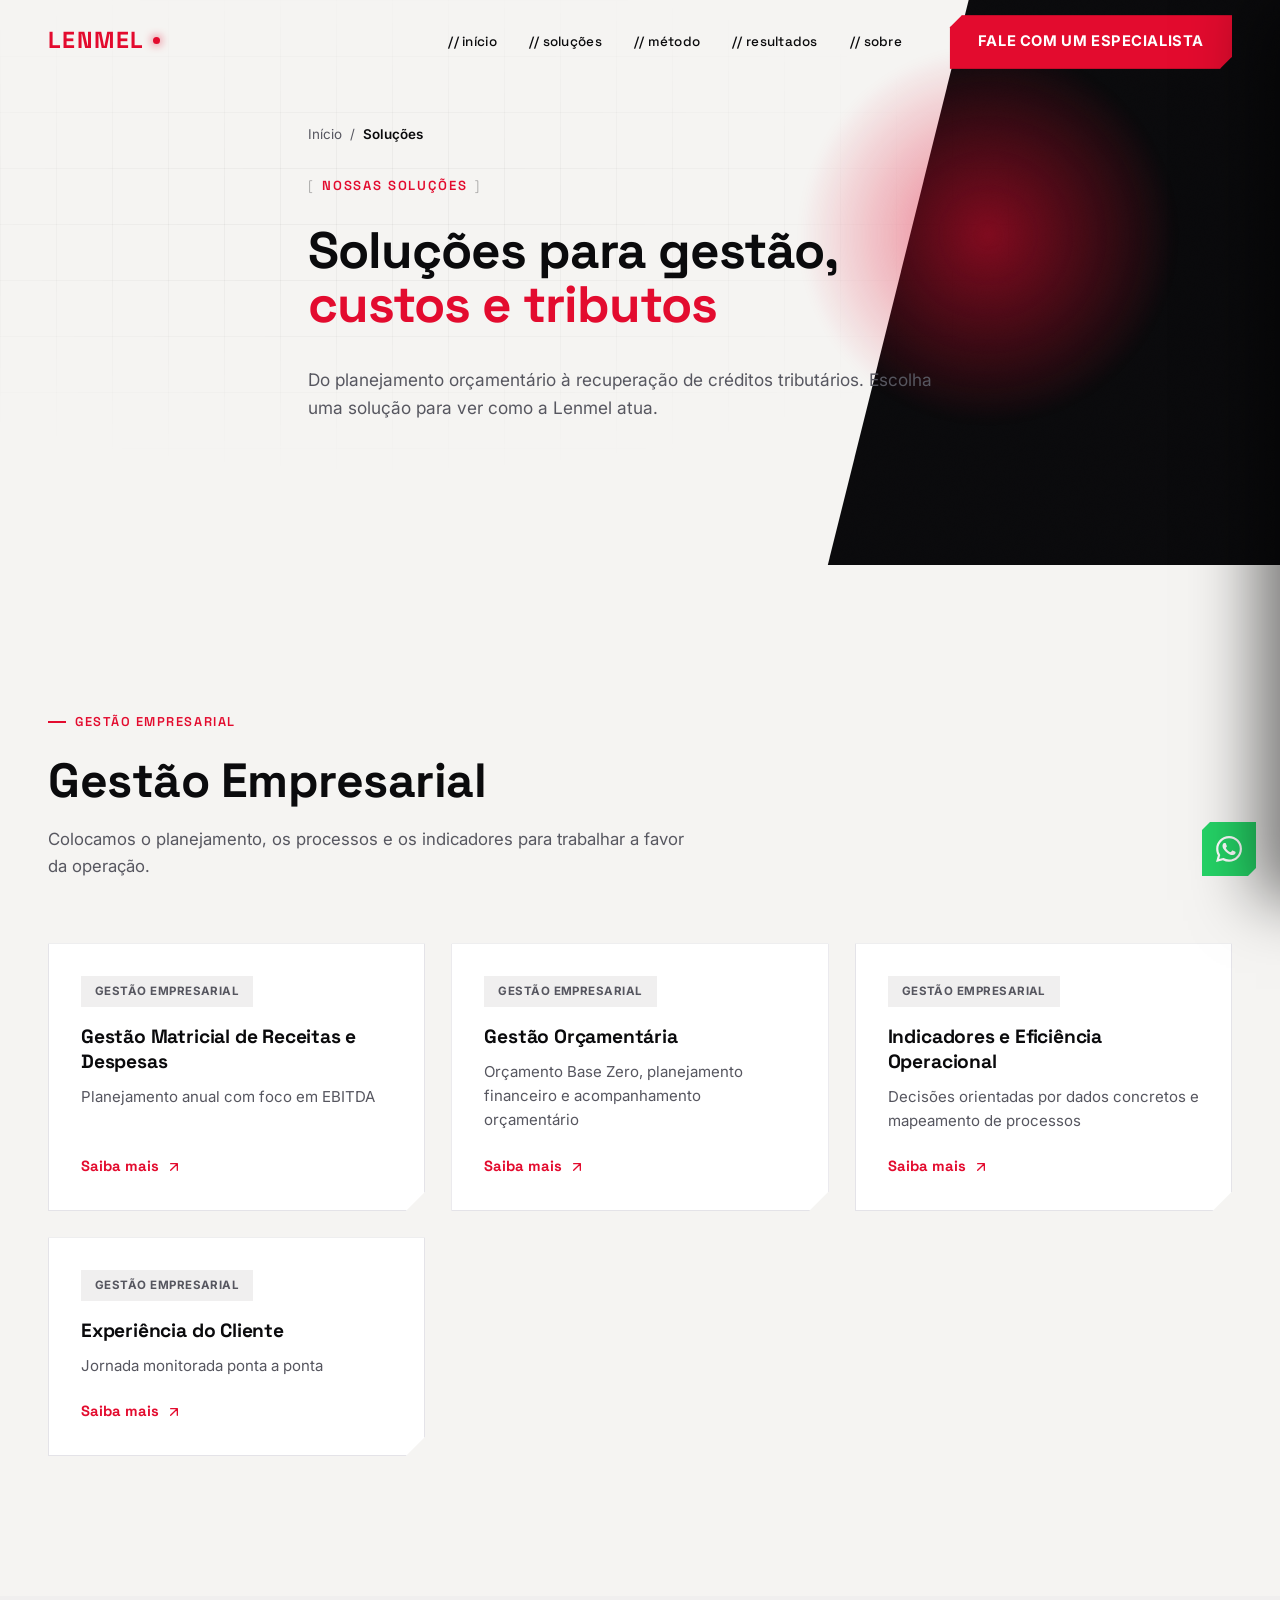
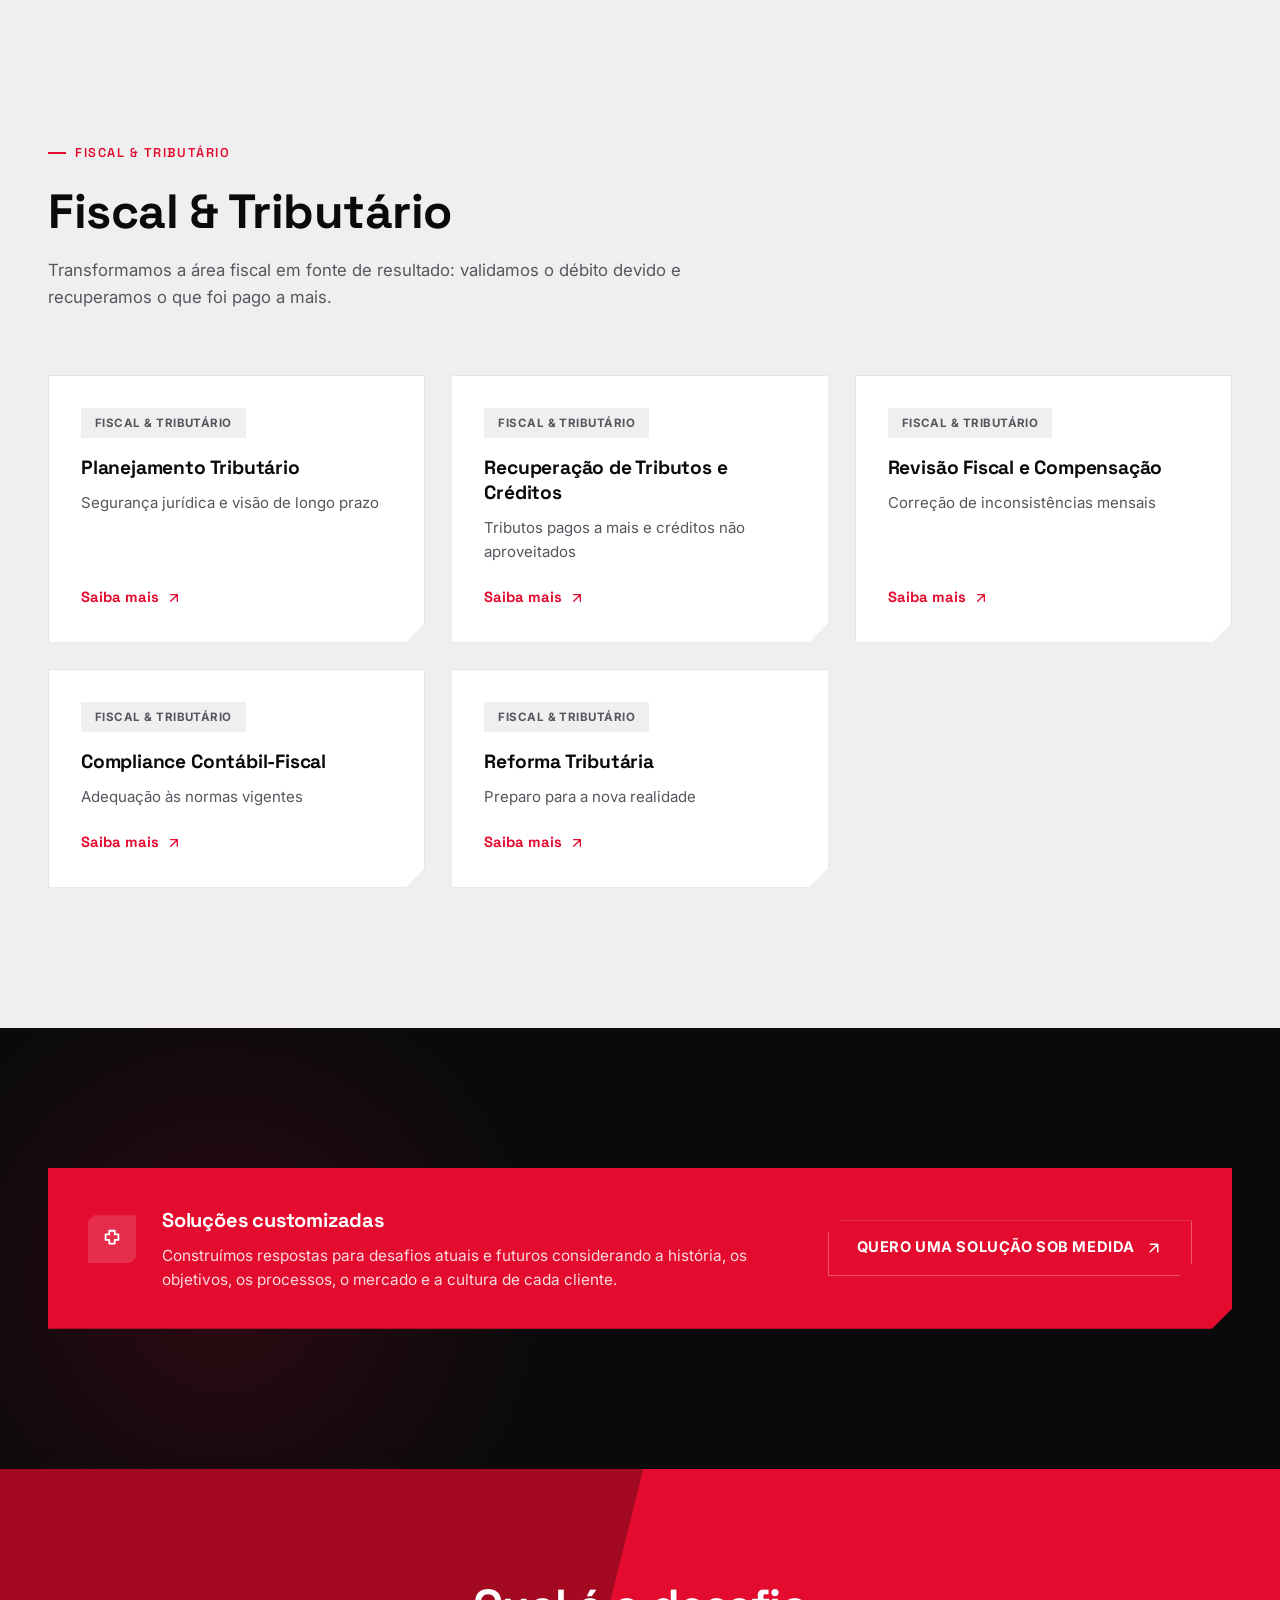
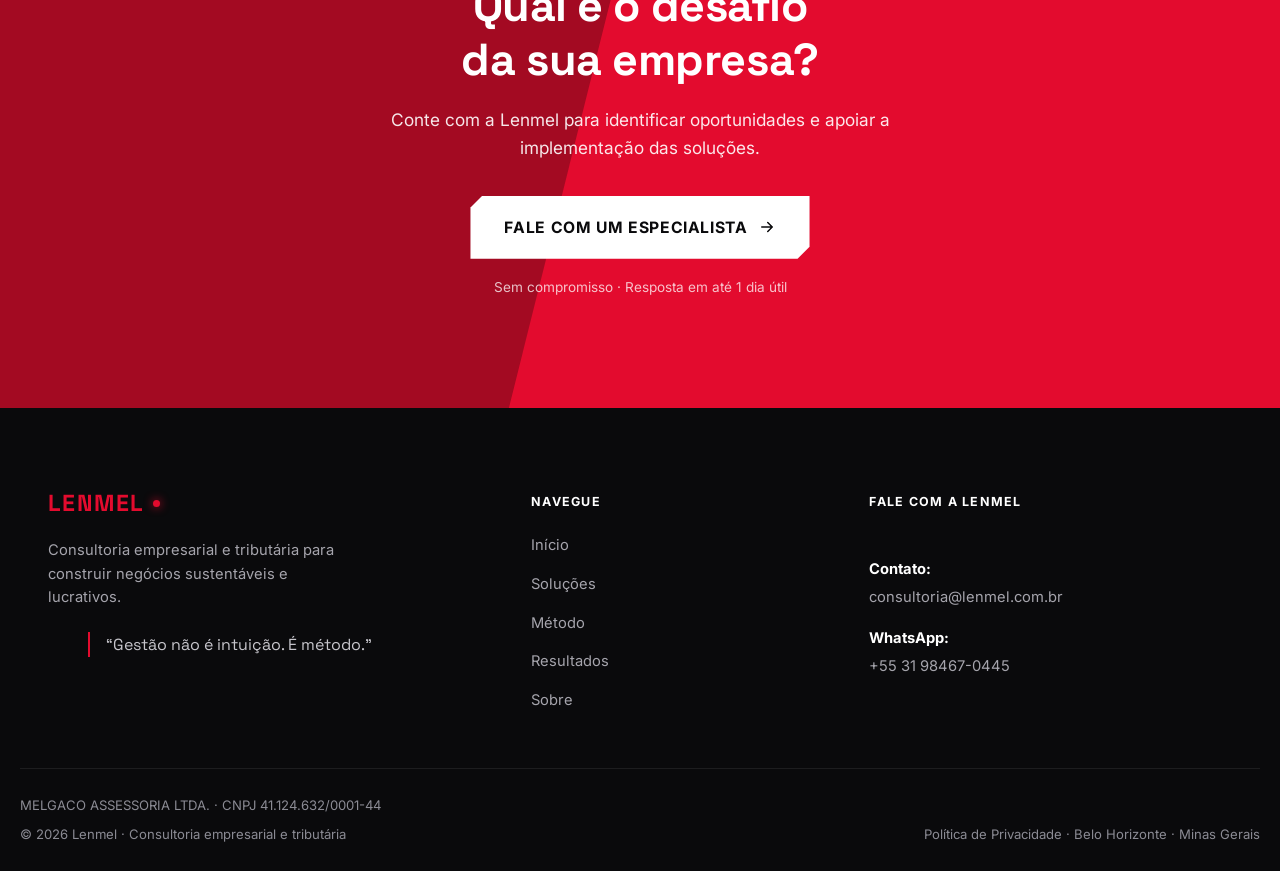
<file: solucoes.html>
<!DOCTYPE html>
<html lang="pt-BR">

<head>
  <meta charset="UTF-8">
  <meta name="viewport" content="width=device-width, initial-scale=1.0">
  <title>Soluções | Lenmel Consultoria Empresarial e Tributária</title>
  <meta name="description" content="Conheça as soluções da Lenmel em gestão empresarial e em estratégia fiscal e tributária.">
  <meta name="theme-color" content="#0A0A0C">
  <meta property="og:type" content="website">
  <meta property="og:site_name" content="Lenmel">
  <meta property="og:locale" content="pt_BR">
  <meta property="og:title" content="Soluções | Lenmel Consultoria Empresarial e Tributária">
  <meta property="og:description" content="Conheça as soluções da Lenmel em gestão empresarial e em estratégia fiscal e tributária.">
  <meta property="og:url" content="https://www.lenmel.com.br/solucoes.html">
  <meta property="og:image" content="https://www.lenmel.com.br/og-image.png">
  <meta property="og:image:width" content="1200">
  <meta property="og:image:height" content="630">
  <meta name="twitter:card" content="summary_large_image">
  <link rel="canonical" href="https://www.lenmel.com.br/solucoes.html">
  <link rel="icon" href="favicon.svg" type="image/svg+xml">
  <link rel="icon" href="favicon.ico" sizes="any">
  <link rel="icon" href="favicon-32.png" type="image/png" sizes="32x32">
  <link rel="icon" href="favicon-16.png" type="image/png" sizes="16x16">
  <link rel="apple-touch-icon" href="apple-touch-icon.png">
  <link rel="preconnect" href="https://fonts.googleapis.com">
  <link rel="preconnect" href="https://fonts.gstatic.com" crossorigin>
  <link href="https://fonts.googleapis.com/css2?family=Space+Grotesk:wght@400;500;600;700&family=Inter:wght@400;500;600;700;800;900&display=swap" rel="stylesheet">
  <link rel="stylesheet" href="styles.css">
</head>

<body>

  <div class="noise-overlay" aria-hidden="true"></div>
  <div class="scroll-progress" id="scroll-progress" aria-hidden="true"></div>

  <header class="site-header" id="site-header">
    <div class="container header-inner">
      <a href="index.html" class="brand" aria-label="Lenmel"><span class="brand-logo">LENMEL<i></i></span></a>
      <nav class="main-nav">
        <a href="index.html" class="nav-link">// início</a>
        <a href="solucoes.html" class="nav-link">// soluções</a>
        <a href="index.html#metodo" class="nav-link">// método</a>
        <a href="index.html#resultados" class="nav-link">// resultados</a>
        <a href="index.html#sobre" class="nav-link">// sobre</a>
      </nav>
      <a href="index.html#contato" class="btn btn-primary header-cta js-open-specialist">Fale com um especialista</a>
      <button class="menu-toggle" id="menu-toggle" aria-label="Abrir menu" aria-expanded="false">
        <span></span><span></span><span></span>
      </button>
    </div>
  </header>

  <div class="mobile-nav" id="mobile-nav">
    <a href="index.html" class="nav-link">Início</a>
    <a href="solucoes.html" class="nav-link">Soluções</a>
    <a href="index.html#metodo" class="nav-link">Método</a>
    <a href="index.html#resultados" class="nav-link">Resultados</a>
    <a href="index.html#sobre" class="nav-link">Sobre</a>
    <a href="index.html#contato" class="btn btn-primary mobile-cta js-open-specialist">Fale com um especialista</a>
  </div>
  <div class="mobile-nav-backdrop" id="mobile-nav-backdrop"></div>

  <main>
    <section class="hero page-hero">
      <div class="hero-diagonal" aria-hidden="true"></div>
      <div class="hero-glow hero-glow-1" aria-hidden="true"></div>
      <div class="hero-grid" aria-hidden="true"></div>
      <div class="container hero-inner">
        <nav class="breadcrumb" aria-label="Você está em"><a href="index.html">Início</a><span>/</span><span>Soluções</span></nav>
        <span class="tagline reveal"><span class="tagline-bracket">[</span> NOSSAS SOLUÇÕES <span class="tagline-bracket">]</span></span>
        <h1 class="hero-title reveal">Soluções para gestão,<br><span class="line-accent">custos e tributos</span></h1>
        <div class="hero-foot reveal reveal-delay-1">
          <p class="hero-lede">Do planejamento orçamentário à recuperação de créditos tributários. Escolha uma solução para ver como a Lenmel atua.</p>
          
        </div>
      </div>
    </section>

    <section class="section" id="gestao-empresarial">
      <div class="container">
        <div class="section-head section-head-left reveal">
          <span class="eyebrow"><i></i>Gestão Empresarial</span>
          <h2>Gestão Empresarial</h2>
          <p>Colocamos o planejamento, os processos e os indicadores para trabalhar a favor da operação.</p>
        </div>
        <div class="grid grid-3 reveal-group">
          <a class="sol-card reveal" href="solucao-gestao-matricial-receitas-despesas.html">
            <span class="pill pill-neutral">Gestão Empresarial</span>
            <h3>Gestão Matricial de Receitas e Despesas</h3>
            <p>Planejamento anual com foco em EBITDA</p>
            <span class="link-arrow">Saiba mais <svg viewBox="0 0 24 24"><path d="M7 17 17 7M7 7h10v10" /></svg></span>
          </a>
          <a class="sol-card reveal" href="solucao-gestao-orcamentaria.html">
            <span class="pill pill-neutral">Gestão Empresarial</span>
            <h3>Gestão Orçamentária</h3>
            <p>Orçamento Base Zero, planejamento financeiro e acompanhamento orçamentário</p>
            <span class="link-arrow">Saiba mais <svg viewBox="0 0 24 24"><path d="M7 17 17 7M7 7h10v10" /></svg></span>
          </a>
          <a class="sol-card reveal" href="solucao-indicadores-eficiencia-operacional.html">
            <span class="pill pill-neutral">Gestão Empresarial</span>
            <h3>Indicadores e Eficiência Operacional</h3>
            <p>Decisões orientadas por dados concretos e mapeamento de processos</p>
            <span class="link-arrow">Saiba mais <svg viewBox="0 0 24 24"><path d="M7 17 17 7M7 7h10v10" /></svg></span>
          </a>
          <a class="sol-card reveal" href="solucao-experiencia-do-cliente.html">
            <span class="pill pill-neutral">Gestão Empresarial</span>
            <h3>Experiência do Cliente</h3>
            <p>Jornada monitorada ponta a ponta</p>
            <span class="link-arrow">Saiba mais <svg viewBox="0 0 24 24"><path d="M7 17 17 7M7 7h10v10" /></svg></span>
          </a>
        </div>
      </div>
    </section>

    <section class="section section-tint" id="fiscal-tributario">
      <div class="container">
        <div class="section-head section-head-left reveal">
          <span class="eyebrow"><i></i>Fiscal & Tributário</span>
          <h2>Fiscal & Tributário</h2>
          <p>Transformamos a área fiscal em fonte de resultado: validamos o débito devido e recuperamos o que foi pago a mais.</p>
        </div>
        <div class="grid grid-3 reveal-group">
          <a class="sol-card reveal" href="solucao-planejamento-tributario.html">
            <span class="pill pill-neutral">Fiscal & Tributário</span>
            <h3>Planejamento Tributário</h3>
            <p>Segurança jurídica e visão de longo prazo</p>
            <span class="link-arrow">Saiba mais <svg viewBox="0 0 24 24"><path d="M7 17 17 7M7 7h10v10" /></svg></span>
          </a>
          <a class="sol-card reveal" href="solucao-recuperacao-tributos-creditos.html">
            <span class="pill pill-neutral">Fiscal & Tributário</span>
            <h3>Recuperação de Tributos e Créditos</h3>
            <p>Tributos pagos a mais e créditos não aproveitados</p>
            <span class="link-arrow">Saiba mais <svg viewBox="0 0 24 24"><path d="M7 17 17 7M7 7h10v10" /></svg></span>
          </a>
          <a class="sol-card reveal" href="solucao-revisao-fiscal-compensacao.html">
            <span class="pill pill-neutral">Fiscal & Tributário</span>
            <h3>Revisão Fiscal e Compensação</h3>
            <p>Correção de inconsistências mensais</p>
            <span class="link-arrow">Saiba mais <svg viewBox="0 0 24 24"><path d="M7 17 17 7M7 7h10v10" /></svg></span>
          </a>
          <a class="sol-card reveal" href="solucao-compliance-contabil-fiscal.html">
            <span class="pill pill-neutral">Fiscal & Tributário</span>
            <h3>Compliance Contábil-Fiscal</h3>
            <p>Adequação às normas vigentes</p>
            <span class="link-arrow">Saiba mais <svg viewBox="0 0 24 24"><path d="M7 17 17 7M7 7h10v10" /></svg></span>
          </a>
          <a class="sol-card reveal" href="solucao-reforma-tributaria.html">
            <span class="pill pill-neutral">Fiscal & Tributário</span>
            <h3>Reforma Tributária</h3>
            <p>Preparo para a nova realidade</p>
            <span class="link-arrow">Saiba mais <svg viewBox="0 0 24 24"><path d="M7 17 17 7M7 7h10v10" /></svg></span>
          </a>
        </div>
      </div>
    </section>

    <section class="section section-dark">
      <div class="dark-glow" aria-hidden="true"></div>
      <div class="container">
        <div class="custom-solution reveal">
          <span class="card-icon card-icon-light"><svg viewBox="0 0 24 24"><path d="M9 3h6v4h4v6h-4v4H9v-4H5V7h4Z" /></svg></span>
          <div class="custom-solution-copy">
            <h3>Soluções customizadas</h3>
            <p>Construímos respostas para desafios atuais e futuros considerando a história, os objetivos, os processos, o mercado e a cultura de cada cliente.</p>
          </div>
          <a href="index.html#contato" class="btn btn-outline-light custom-solution-cta js-open-specialist">Quero uma solução sob medida <svg viewBox="0 0 24 24"><path d="M7 17 17 7M7 7h10v10" /></svg></a>
        </div>
      </div>
    </section>

    <section class="cta-band reveal">
      <div class="cta-band-diagonal" aria-hidden="true"></div>
      <div class="container cta-band-inner">
        <h2>Qual é o desafio<br>da sua empresa?</h2>
        <p>Conte com a Lenmel para identificar oportunidades e apoiar a implementação das soluções.</p>
        <a href="index.html#contato" class="btn btn-light btn-lg magnetic js-open-specialist">Fale com um especialista
          <svg viewBox="0 0 24 24" class="icon-arrow"><path d="M5 12h14M13 6l6 6-6 6" /></svg>
        </a>
        <span class="cta-band-note">Sem compromisso · Resposta em até 1 dia útil</span>
      </div>
    </section>
  </main>

  <footer class="site-footer">
    <div class="container footer-grid">
      <div class="footer-brand">
        <span class="brand-logo">LENMEL<i></i></span>
        <p>Consultoria empresarial e tributária para construir negócios sustentáveis e lucrativos.</p>
        <blockquote class="footer-quote">“Gestão não é intuição. É método.”</blockquote>
      </div>
      <nav class="footer-nav">
        <span class="footer-heading">Navegue</span>
        <ul>
          <li><a href="index.html#inicio">Início</a></li>
          <li><a href="solucoes.html">Soluções</a></li>
          <li><a href="index.html#metodo">Método</a></li>
          <li><a href="index.html#resultados">Resultados</a></li>
          <li><a href="index.html#sobre">Sobre</a></li>
        </ul>
      </nav>
      <div class="footer-contacts">
        <span class="footer-heading">Fale com a Lenmel</span>
        <div class="footer-person">
          <span class="footer-label">Contato:</span>
          <a href="mailto:consultoria@lenmel.com.br">consultoria@lenmel.com.br</a>
          <span class="footer-label">WhatsApp:</span>
          <a href="https://wa.me/5531984670445?text=Ol%C3%A1%2C%20vim%20pelo%20site%20da%20Lenmel%20e%20gostaria%20de%20pedir%20uma%20informa%C3%A7%C3%A3o%21" target="_blank" rel="noopener">+55 31 98467-0445</a>
        </div>
      </div>
    </div>
    <div class="container footer-legal">MELGACO ASSESSORIA LTDA. · CNPJ 41.124.632/0001-44</div>
    <div class="container footer-bottom">
      <span>© <span id="footer-year">2026</span> Lenmel · Consultoria empresarial e tributária</span>
      <span><a href="privacidade.html">Política de Privacidade</a> · Belo Horizonte · Minas Gerais</span>
    </div>
  </footer>

  <a class="wa-float" href="https://wa.me/5531984670445?text=Ol%C3%A1%2C%20vim%20pelo%20site%20da%20Lenmel%20e%20gostaria%20de%20pedir%20uma%20informa%C3%A7%C3%A3o%21" target="_blank" rel="noopener" aria-label="Falar no WhatsApp"><svg class="icon-wa" viewBox="0 0 24 24" aria-hidden="true"><path d="M17.472 14.382c-.297-.149-1.758-.867-2.03-.967-.273-.099-.471-.148-.67.15-.197.297-.767.966-.94 1.164-.173.199-.347.223-.644.075-.297-.15-1.255-.463-2.39-1.475-.883-.788-1.48-1.761-1.653-2.059-.173-.297-.018-.458.13-.606.134-.133.298-.347.446-.52.149-.174.198-.298.298-.497.099-.198.05-.371-.025-.52-.075-.149-.669-1.612-.916-2.207-.242-.579-.487-.5-.669-.51-.173-.008-.371-.01-.57-.01-.198 0-.52.074-.792.372-.272.297-1.04 1.016-1.04 2.479 0 1.462 1.065 2.875 1.213 3.074.149.198 2.096 3.2 5.077 4.487.709.306 1.262.489 1.694.625.712.227 1.36.195 1.871.118.571-.085 1.758-.719 2.006-1.413.248-.694.248-1.289.173-1.413-.074-.124-.272-.198-.57-.347m-5.421 7.403h-.004a9.87 9.87 0 0 1-5.031-1.378l-.361-.214-3.741.982.998-3.648-.235-.374a9.86 9.86 0 0 1-1.51-5.26c.001-5.45 4.436-9.884 9.888-9.884 2.64 0 5.122 1.03 6.988 2.898a9.825 9.825 0 0 1 2.893 6.994c-.003 5.45-4.437 9.884-9.885 9.884m8.413-18.297A11.815 11.815 0 0 0 12.05 0C5.495 0 .16 5.335.157 11.892c0 2.096.547 4.142 1.588 5.945L.057 24l6.305-1.654a11.882 11.882 0 0 0 5.683 1.448h.005c6.554 0 11.89-5.335 11.893-11.893a11.821 11.821 0 0 0-3.48-8.413Z"/></svg></a>

  <button class="back-to-top" id="back-to-top" aria-label="Voltar ao topo">
    <svg viewBox="0 0 24 24"><path d="M12 19V5M5 12l7-7 7 7" /></svg>
  </button>

  <div class="specialist-modal" id="specialist-modal" aria-hidden="true">
    <div class="specialist-modal-backdrop" id="specialist-modal-backdrop"></div>
    <div class="specialist-modal-panel" role="dialog" aria-modal="true" aria-labelledby="specialist-modal-title">
      <button class="specialist-modal-close" id="specialist-modal-close" aria-label="Fechar">
        <svg viewBox="0 0 24 24"><path d="M6 6l12 12M18 6 6 18"/></svg>
      </button>
      <span class="eyebrow specialist-modal-eyebrow"><i></i>Fale com um especialista</span>
      <h3 id="specialist-modal-title">Sobre qual tema você quer falar?</h3>
      <p class="specialist-modal-sub">Escolha o tema e a conversa abre direto no WhatsApp da Lenmel.</p>
      <div class="specialist-cards">
        <a class="specialist-card" href="https://wa.me/5531984670445?text=Ol%C3%A1%2C%20vim%20pelo%20site%20da%20Lenmel%20e%20gostaria%20de%20falar%20sobre%20Gest%C3%A3o%20Empresarial." target="_blank" rel="noopener">
          <span class="specialist-icon"><svg viewBox="0 0 24 24"><path d="M4 20V10M12 20V4M20 20v-7"/></svg></span>
          <div class="specialist-card-body"><strong>Gestão Empresarial</strong><span class="specialist-desc">Orçamento, indicadores e eficiência operacional.</span></div>
          <span class="specialist-card-cta">Chamar no WhatsApp <svg class="icon-wa" viewBox="0 0 24 24" aria-hidden="true"><path d="M17.472 14.382c-.297-.149-1.758-.867-2.03-.967-.273-.099-.471-.148-.67.15-.197.297-.767.966-.94 1.164-.173.199-.347.223-.644.075-.297-.15-1.255-.463-2.39-1.475-.883-.788-1.48-1.761-1.653-2.059-.173-.297-.018-.458.13-.606.134-.133.298-.347.446-.52.149-.174.198-.298.298-.497.099-.198.05-.371-.025-.52-.075-.149-.669-1.612-.916-2.207-.242-.579-.487-.5-.669-.51-.173-.008-.371-.01-.57-.01-.198 0-.52.074-.792.372-.272.297-1.04 1.016-1.04 2.479 0 1.462 1.065 2.875 1.213 3.074.149.198 2.096 3.2 5.077 4.487.709.306 1.262.489 1.694.625.712.227 1.36.195 1.871.118.571-.085 1.758-.719 2.006-1.413.248-.694.248-1.289.173-1.413-.074-.124-.272-.198-.57-.347m-5.421 7.403h-.004a9.87 9.87 0 0 1-5.031-1.378l-.361-.214-3.741.982.998-3.648-.235-.374a9.86 9.86 0 0 1-1.51-5.26c.001-5.45 4.436-9.884 9.888-9.884 2.64 0 5.122 1.03 6.988 2.898a9.825 9.825 0 0 1 2.893 6.994c-.003 5.45-4.437 9.884-9.885 9.884m8.413-18.297A11.815 11.815 0 0 0 12.05 0C5.495 0 .16 5.335.157 11.892c0 2.096.547 4.142 1.588 5.945L.057 24l6.305-1.654a11.882 11.882 0 0 0 5.683 1.448h.005c6.554 0 11.89-5.335 11.893-11.893a11.821 11.821 0 0 0-3.48-8.413Z"/></svg></span>
        </a>
        <a class="specialist-card" href="https://wa.me/5531984670445?text=Ol%C3%A1%2C%20vim%20pelo%20site%20da%20Lenmel%20e%20gostaria%20de%20falar%20sobre%20Fiscal%20e%20Tribut%C3%A1rio." target="_blank" rel="noopener">
          <span class="specialist-icon"><svg viewBox="0 0 24 24"><path d="M12 2 4 5v6c0 5 3.5 8.5 8 11 4.5-2.5 8-6 8-11V5Z"/></svg></span>
          <div class="specialist-card-body"><strong>Fiscal & Tributário</strong><span class="specialist-desc">Planejamento, recuperação de créditos e Reforma Tributária.</span></div>
          <span class="specialist-card-cta">Chamar no WhatsApp <svg class="icon-wa" viewBox="0 0 24 24" aria-hidden="true"><path d="M17.472 14.382c-.297-.149-1.758-.867-2.03-.967-.273-.099-.471-.148-.67.15-.197.297-.767.966-.94 1.164-.173.199-.347.223-.644.075-.297-.15-1.255-.463-2.39-1.475-.883-.788-1.48-1.761-1.653-2.059-.173-.297-.018-.458.13-.606.134-.133.298-.347.446-.52.149-.174.198-.298.298-.497.099-.198.05-.371-.025-.52-.075-.149-.669-1.612-.916-2.207-.242-.579-.487-.5-.669-.51-.173-.008-.371-.01-.57-.01-.198 0-.52.074-.792.372-.272.297-1.04 1.016-1.04 2.479 0 1.462 1.065 2.875 1.213 3.074.149.198 2.096 3.2 5.077 4.487.709.306 1.262.489 1.694.625.712.227 1.36.195 1.871.118.571-.085 1.758-.719 2.006-1.413.248-.694.248-1.289.173-1.413-.074-.124-.272-.198-.57-.347m-5.421 7.403h-.004a9.87 9.87 0 0 1-5.031-1.378l-.361-.214-3.741.982.998-3.648-.235-.374a9.86 9.86 0 0 1-1.51-5.26c.001-5.45 4.436-9.884 9.888-9.884 2.64 0 5.122 1.03 6.988 2.898a9.825 9.825 0 0 1 2.893 6.994c-.003 5.45-4.437 9.884-9.885 9.884m8.413-18.297A11.815 11.815 0 0 0 12.05 0C5.495 0 .16 5.335.157 11.892c0 2.096.547 4.142 1.588 5.945L.057 24l6.305-1.654a11.882 11.882 0 0 0 5.683 1.448h.005c6.554 0 11.89-5.335 11.893-11.893a11.821 11.821 0 0 0-3.48-8.413Z"/></svg></span>
        </a>
        <a class="specialist-card" href="https://wa.me/5531984670445?text=Ol%C3%A1%2C%20vim%20pelo%20site%20da%20Lenmel%20e%20gostaria%20de%20pedir%20uma%20informa%C3%A7%C3%A3o%21" target="_blank" rel="noopener">
          <span class="specialist-icon"><svg viewBox="0 0 24 24"><path d="M9 3h6v4h4v6h-4v4H9v-4H5V7h4Z"/></svg></span>
          <div class="specialist-card-body"><strong>Outro assunto</strong><span class="specialist-desc">Conte o seu desafio e direcionamos para o especialista.</span></div>
          <span class="specialist-card-cta">Chamar no WhatsApp <svg class="icon-wa" viewBox="0 0 24 24" aria-hidden="true"><path d="M17.472 14.382c-.297-.149-1.758-.867-2.03-.967-.273-.099-.471-.148-.67.15-.197.297-.767.966-.94 1.164-.173.199-.347.223-.644.075-.297-.15-1.255-.463-2.39-1.475-.883-.788-1.48-1.761-1.653-2.059-.173-.297-.018-.458.13-.606.134-.133.298-.347.446-.52.149-.174.198-.298.298-.497.099-.198.05-.371-.025-.52-.075-.149-.669-1.612-.916-2.207-.242-.579-.487-.5-.669-.51-.173-.008-.371-.01-.57-.01-.198 0-.52.074-.792.372-.272.297-1.04 1.016-1.04 2.479 0 1.462 1.065 2.875 1.213 3.074.149.198 2.096 3.2 5.077 4.487.709.306 1.262.489 1.694.625.712.227 1.36.195 1.871.118.571-.085 1.758-.719 2.006-1.413.248-.694.248-1.289.173-1.413-.074-.124-.272-.198-.57-.347m-5.421 7.403h-.004a9.87 9.87 0 0 1-5.031-1.378l-.361-.214-3.741.982.998-3.648-.235-.374a9.86 9.86 0 0 1-1.51-5.26c.001-5.45 4.436-9.884 9.888-9.884 2.64 0 5.122 1.03 6.988 2.898a9.825 9.825 0 0 1 2.893 6.994c-.003 5.45-4.437 9.884-9.885 9.884m8.413-18.297A11.815 11.815 0 0 0 12.05 0C5.495 0 .16 5.335.157 11.892c0 2.096.547 4.142 1.588 5.945L.057 24l6.305-1.654a11.882 11.882 0 0 0 5.683 1.448h.005c6.554 0 11.89-5.335 11.893-11.893a11.821 11.821 0 0 0-3.48-8.413Z"/></svg></span>
        </a>
      </div>
    </div>
  </div>

  <script src="script.js"></script>
</body>

</html>
</file>
<file: styles.css>
/* ==================================================================
   LENMEL — Edição "Console" (inspirada em linguagens tech/gamer,
   como Opera GX, adaptada 100% à paleta e conteúdo da Lenmel).
   Preto profundo + vermelho institucional + branco.
   ================================================================== */

/* ---------------- 00. TOKENS ---------------- */
:root {
  --red: #E30B2E;
  --red-dark: #A30A22;
  --red-light: #FF4D63;
  --black: #0A0A0C;
  --black-soft: #131318;
  --black-card: #1A1A21;
  --white: #FFFFFF;
  --off-white: #F5F4F2;
  --gray-400: #8B8B94;
  --gray-600: #56565F;
  --gray-200: #E4E3E8;
  --gray-100: #F0EFEF;

  --font-display: 'Space Grotesk', 'Inter', sans-serif;
  --font-body: 'Inter', -apple-system, sans-serif;

  --container-w: 1240px;
  --header-h: 84px;
  --ease: cubic-bezier(.16, 1, .3, 1);
  --ease-spring: cubic-bezier(.34, 1.56, .64, 1);
}

* { box-sizing: border-box; }
html { scroll-behavior: smooth; scroll-padding-top: var(--header-h); }

body {
  margin: 0;
  font-family: var(--font-body);
  color: var(--black);
  background: var(--off-white);
  line-height: 1.6;
  -webkit-font-smoothing: antialiased;
  overflow-x: hidden;
}

h1, h2, h3, h4 { font-family: var(--font-display); margin: 0; font-weight: 700; letter-spacing: -.01em; }
p { margin: 0; }
ul, ol { margin: 0; padding: 0; list-style: none; }
a { color: inherit; text-decoration: none; }
svg { width: 1em; height: 1em; fill: none; stroke: currentColor; stroke-width: 2; stroke-linecap: round; stroke-linejoin: round; }
button { font-family: inherit; cursor: pointer; border: none; background: none; }
input, textarea { font-family: inherit; font-size: 1rem; }

.container { width: 100%; max-width: var(--container-w); margin: 0 auto; padding: 0 28px; position: relative; z-index: 1; }

.text-light { color: var(--white); }
.text-muted-light { color: #A5A4AC; }
.text-accent-glow { color: var(--red-light); text-shadow: 0 0 30px rgba(227,11,46,.5); }
.text-outline {
  -webkit-text-stroke: 1.5px var(--black);
  color: transparent;
}
.section-dark .text-outline { -webkit-text-stroke: 1.5px var(--white); }

@media (prefers-reduced-motion: reduce) {
  * { animation-duration: .001ms !important; animation-iteration-count: 1 !important; transition-duration: .001ms !important; scroll-behavior: auto !important; }
}
:focus-visible { outline: 2px solid var(--red); outline-offset: 3px; }
::selection { background: var(--red); color: var(--white); }

/* textura de ruído sutil por cima de tudo */
.noise-overlay {
  position: fixed; inset: 0; pointer-events: none; z-index: 300; opacity: .025; mix-blend-mode: overlay;
  background-image: url("data:image/svg+xml,%3Csvg xmlns='http://www.w3.org/2000/svg' width='120' height='120'%3E%3Cfilter id='n'%3E%3CfeTurbulence type='fractalNoise' baseFrequency='0.9' numOctaves='2' stitchTiles='stitch'/%3E%3C/filter%3E%3Crect width='100%25' height='100%25' filter='url(%23n)'/%3E%3C/svg%3E");
}

.scroll-progress {
  position: fixed; top: 0; left: 0; height: 3px; width: 0%;
  background: linear-gradient(90deg, var(--red-dark), var(--red), var(--red-light));
  box-shadow: 0 0 12px rgba(227,11,46,.6);
  z-index: 900; transition: width .1s linear;
}

/* ---------------- 01. BOTÕES ---------------- */
.btn {
  display: inline-flex; align-items: center; gap: 10px;
  padding: 15px 28px; font-weight: 700; font-size: .92rem;
  text-transform: uppercase; letter-spacing: .04em;
  white-space: nowrap; position: relative; isolation: isolate; overflow: hidden;
  clip-path: polygon(12px 0, 100% 0, 100% calc(100% - 12px), calc(100% - 12px) 100%, 0 100%, 0 12px);
  transition: transform .3s var(--ease-spring), box-shadow .3s var(--ease), background-color .3s var(--ease), color .3s var(--ease);
}
.btn-lg { padding: 19px 34px; font-size: .98rem; }
.btn svg { width: 18px; height: 18px; transition: transform .25s var(--ease); flex-shrink: 0; }
.btn:hover svg.icon-arrow { transform: translateX(4px); }
.btn span { position: relative; z-index: 1; }

.btn-primary { background: var(--red); color: var(--white); box-shadow: 0 0 0 1px rgba(227,11,46,.4), 0 8px 24px rgba(227,11,46,.35); }
.btn-primary:hover { background: var(--red-light); transform: translateY(-3px); box-shadow: 0 0 0 1px rgba(227,11,46,.6), 0 14px 32px rgba(227,11,46,.45); }

.btn-outline { background: transparent; color: var(--black); border: 1.5px solid var(--black); }
.btn-outline:hover { background: var(--black); color: var(--white); transform: translateY(-3px); }

.btn-outline-light { background: transparent; color: var(--white); border: 1.5px solid rgba(255,255,255,.3); }
.btn-outline-light:hover { background: var(--white); color: var(--black); transform: translateY(-2px); }

.btn-light { background: var(--white); color: var(--black); }
.btn-light:hover { transform: translateY(-3px); box-shadow: 0 16px 32px rgba(0,0,0,.35); }

.magnetic { transform: translate(var(--mx, 0), var(--my, 0)); }

/* ---------------- 02. HEADER ---------------- */
.site-header {
  position: fixed; top: 0; left: 0; right: 0; z-index: 500;
  background: rgba(10,10,12,0); backdrop-filter: blur(0px);
  transition: background-color .35s var(--ease), backdrop-filter .35s var(--ease), border-color .35s var(--ease);
  border-bottom: 1px solid transparent;
}
.site-header.is-scrolled {
  background: rgba(10,10,12,.85);
  backdrop-filter: blur(16px) saturate(160%);
  border-bottom-color: rgba(255,255,255,.08);
}
.header-inner { height: var(--header-h); display: flex; align-items: center; gap: 40px; }

.brand-logo i { width: 7px; height: 7px; border-radius: 50%; background: var(--red); margin-left: 9px; box-shadow: 0 0 10px var(--red); animation: blink-dot 2s infinite; }
@keyframes blink-dot { 0%, 100% { opacity: 1; } 50% { opacity: .3; } }
.brand { margin-right: auto; }

.main-nav { display: flex; gap: 32px; }
.nav-link {
  font-family: var(--font-display); font-size: .84rem; font-weight: 500;
  color: rgba(255,255,255,.68); letter-spacing: .02em;
  transition: color .25s var(--ease);
}
.site-header:not(.is-scrolled) .nav-link { color: var(--black); }
.nav-link:hover { color: var(--red-light); }
.site-header:not(.is-scrolled) .nav-link:hover { color: var(--red); }

.header-cta { margin-left: 8px; }
.menu-toggle { display: none; flex-direction: column; justify-content: center; gap: 5px; width: 40px; height: 40px; z-index: 601; }
.menu-toggle span { width: 24px; height: 2px; background: var(--black); border-radius: 1px; transition: transform .3s var(--ease), opacity .3s var(--ease), background-color .3s; }
.site-header.is-scrolled .menu-toggle span { background: var(--white); }
.menu-toggle.is-open span { background: var(--white) !important; }
.menu-toggle.is-open span:nth-child(1) { transform: translateY(7px) rotate(45deg); }
.menu-toggle.is-open span:nth-child(2) { opacity: 0; }
.menu-toggle.is-open span:nth-child(3) { transform: translateY(-7px) rotate(-45deg); }

.mobile-nav {
  position: fixed; top: 0; right: 0; height: 100vh; width: min(360px, 86vw);
  background: var(--black); box-shadow: -24px 0 60px rgba(0,0,0,.5);
  padding: 110px 32px 32px; display: flex; flex-direction: column; gap: 10px;
  transform: translateX(100%); transition: transform .4s var(--ease); z-index: 600;
}
.mobile-nav.is-open { transform: translateX(0); }
.mobile-nav .nav-link {
  color: var(--white); font-size: 1.2rem; padding: 14px 4px;
  border-bottom: 1px solid rgba(255,255,255,.1);
  opacity: 0; transform: translateX(20px);
}
.mobile-nav > :nth-child(1) { --i: 0; }
.mobile-nav > :nth-child(2) { --i: 1; }
.mobile-nav > :nth-child(3) { --i: 2; }
.mobile-nav > :nth-child(4) { --i: 3; }
.mobile-nav > :nth-child(5) { --i: 4; }
.mobile-nav > :nth-child(6) { --i: 5; }
.mobile-nav.is-open .nav-link { animation: mobile-in .5s var(--ease) forwards; animation-delay: calc(var(--i) * .06s + .1s); }
@keyframes mobile-in { to { opacity: 1; transform: translateX(0); } }
.mobile-cta { margin-top: 20px; justify-content: center; opacity: 0; animation: mobile-in .5s var(--ease) forwards; animation-delay: calc(var(--i) * .06s + .1s); }
.mobile-nav-backdrop { position: fixed; inset: 0; background: rgba(0,0,0,.6); backdrop-filter: blur(2px); z-index: 550; opacity: 0; visibility: hidden; transition: opacity .3s var(--ease), visibility .3s var(--ease); }
.mobile-nav-backdrop.is-open { opacity: 1; visibility: visible; }

@media (max-width: 980px) {
  .main-nav, .header-cta { display: none; }
  .menu-toggle { display: flex; }
}

/* side dots nav */
.side-dots {
  position: fixed; right: 28px; top: 50%; transform: translateY(-50%);
  display: flex; flex-direction: column; gap: 16px; z-index: 400;
}
.side-dots a {
  position: relative; width: 8px; height: 8px; border-radius: 50%;
  background: rgba(0,0,0,.2); transition: background-color .3s var(--ease), transform .3s var(--ease);
}
.side-dots a:hover, .side-dots a.is-active { background: var(--red); transform: scale(1.5); }
.side-dots a::after {
  content: attr(data-label); position: absolute; right: 18px; top: 50%; transform: translateY(-50%);
  font-size: .72rem; font-weight: 600; white-space: nowrap; background: var(--black); color: var(--white);
  padding: 5px 10px; border-radius: 4px; opacity: 0; pointer-events: none; transition: opacity .2s var(--ease);
}
.side-dots a:hover::after { opacity: 1; }
@media (max-width: 980px) { .side-dots { display: none; } }

/* ---------------- 03. SEÇÕES GERAIS ---------------- */
.section { padding: 140px 0; position: relative; }
.section-tint { background: var(--gray-100); }
.section-dark { background: var(--black); color: var(--white); overflow: hidden; }
.dark-glow { position: absolute; top: -20%; left: -10%; width: 700px; height: 700px; background: radial-gradient(circle, rgba(227,11,46,.16), transparent 65%); z-index: 0; pointer-events: none; }
.dark-glow-alt { top: auto; bottom: -20%; right: -10%; left: auto; }

.section-head { max-width: 720px; margin: 0 auto 64px; text-align: center; }
.section-head h2 { font-size: clamp(2rem, 4vw, 3rem); line-height: 1.15; margin: 20px 0 18px; }
.section-head p { color: var(--gray-600); font-size: 1.05rem; }
.section-dark .section-head p { color: #A5A4AC; }

.eyebrow {
  display: inline-flex; align-items: center; gap: 9px;
  font-family: var(--font-display); font-size: .8rem; font-weight: 600;
  letter-spacing: .12em; text-transform: uppercase; color: var(--red);
}
.eyebrow i { width: 18px; height: 2px; background: var(--red); display: inline-block; }
.eyebrow-light { color: var(--red-light); }
.eyebrow-dark { color: var(--red-light); }

.grid { display: grid; gap: 26px; }
.grid-2 { grid-template-columns: repeat(2, 1fr); }
.grid-3 { grid-template-columns: repeat(3, 1fr); }
@media (max-width: 900px) { .grid-2, .grid-3 { grid-template-columns: 1fr; } .section { padding: 92px 0; } }

/* ---------------- 04. HERO ---------------- */
.hero {
  position: relative; overflow: hidden; min-height: 100vh;
  display: flex; flex-direction: column; justify-content: center;
  padding: calc(var(--header-h) + 40px) 0 0;
  background: var(--off-white);
}
.hero-diagonal {
  position: absolute; top: 0; right: -10%; width: 42%; height: 140%;
  background: var(--black);
  transform: skewX(-14deg) translateY(-6%);
  z-index: 0;
}
.hero-glow { position: absolute; border-radius: 50%; filter: blur(4px); z-index: 1; pointer-events: none; }
.hero-glow-1 { width: 380px; height: 380px; top: 8%; right: 8%; background: radial-gradient(circle, rgba(227,11,46,.55), transparent 70%); animation: pulse-glow 6s ease-in-out infinite; }
.hero-glow-2 { width: 220px; height: 220px; top: 55%; right: 30%; background: radial-gradient(circle, rgba(227,11,46,.35), transparent 70%); animation: pulse-glow 8s ease-in-out infinite reverse; }
@keyframes pulse-glow { 0%, 100% { opacity: .6; transform: scale(1); } 50% { opacity: 1; transform: scale(1.15); } }
.hero-grid {
  position: absolute; inset: 0; z-index: 0;
  background-image: linear-gradient(to right, rgba(0,0,0,.035) 1px, transparent 1px), linear-gradient(to bottom, rgba(0,0,0,.035) 1px, transparent 1px);
  background-size: 56px 56px;
  mask-image: radial-gradient(ellipse 70% 60% at 30% 40%, black 20%, transparent 75%);
}

.hero-inner { position: relative; z-index: 2; padding-bottom: 56px; max-width: 600px; }

.tagline {
  display: inline-flex; align-items: center; gap: 8px;
  font-family: var(--font-display); font-size: .82rem; font-weight: 600;
  letter-spacing: .14em; color: var(--red); margin-bottom: 28px;
}
.tagline-bracket { color: var(--black); opacity: .3; font-weight: 400; }

.hero-title { font-size: clamp(2.1rem, 4.6vw, 3.4rem); line-height: 1.06; letter-spacing: -.02em; margin-bottom: 34px; }
.hero-title .line { display: block; }
.hero-title .line-outline { -webkit-text-stroke: 2px var(--black); color: transparent; }
.hero-title .line-accent { color: var(--red); }

.glitch { position: relative; display: inline-block; }
.glitch::before, .glitch::after {
  content: attr(data-text); position: absolute; top: 0; left: 0; width: 100%; height: 100%;
  overflow: hidden; opacity: 0;
}
.glitch::before { color: #00E5FF; left: -2px; animation: glitch-anim 4s infinite; }
.glitch::after { color: var(--red-light); left: 2px; animation: glitch-anim 4s infinite reverse; animation-delay: .15s; }
@keyframes glitch-anim {
  0%, 92%, 100% { opacity: 0; transform: translate(0); clip-path: inset(0 0 0 0); }
  93% { opacity: .7; clip-path: inset(10% 0 60% 0); transform: translate(-2px, 1px); }
  95% { opacity: .7; clip-path: inset(60% 0 5% 0); transform: translate(2px, -1px); }
  97% { opacity: .5; clip-path: inset(30% 0 40% 0); transform: translate(-1px, 0); }
}

.hero-foot { display: flex; flex-direction: column; gap: 30px; max-width: 640px; margin-bottom: 56px; }
.hero-lede { color: var(--gray-600); font-size: 1.08rem; }
.hero-actions { display: flex; flex-wrap: wrap; gap: 16px; }

.hero-stats {
  display: grid;
  grid-template-columns: repeat(2, auto);
  column-gap: 40px;
  row-gap: 22px;
  max-width: 380px;
}
.stat { display: flex; flex-direction: column; gap: 4px; padding-top: 18px; border-top: 1px solid var(--gray-200); }
.stat-num-row { display: flex; align-items: baseline; gap: 2px; }
.stat-num { font-family: var(--font-display); font-size: 2rem; font-weight: 700; color: var(--black); line-height: 1; }
.stat-suffix { font-family: var(--font-display); font-size: 2rem; font-weight: 700; color: var(--red); line-height: 1; }
.stat-prefix { font-family: var(--font-display); font-size: 1.1rem; font-weight: 700; color: var(--black); margin-right: 4px; }
.stat-label { font-size: .72rem; color: var(--gray-600); text-transform: uppercase; letter-spacing: .03em; }
@media (max-width: 700px) {
  .hero-stats { column-gap: 20px; row-gap: 18px; }
}

.hero-marquee {
  position: relative; z-index: 2; border-top: 1px solid rgba(0,0,0,.1);
  padding: 20px 0; overflow: hidden; background: var(--black);
}
.marquee-track {
  display: flex; gap: 20px; white-space: nowrap; width: max-content;
  animation: marquee 28s linear infinite;
  font-family: var(--font-display); font-size: .95rem; font-weight: 600;
  letter-spacing: .06em; color: var(--white);
}
.marquee-track span:nth-child(2n) { color: var(--red); }
@keyframes marquee { from { transform: translateX(0); } to { transform: translateX(-50%); } }

@media (max-width: 860px) {
  .hero { min-height: auto; padding-top: calc(var(--header-h) + 28px); }
  .hero-diagonal { display: none; }
  .hero-glow-1 { top: 4%; right: -10%; width: 260px; height: 260px; opacity: .35; }
  .hero-glow-2 { display: none; }
  .hero-inner { max-width: 100%; }
}

/* ---------------- 05. BENTO (Problemas) ---------------- */
.bento { display: grid; grid-template-columns: repeat(3, 1fr); grid-auto-rows: minmax(200px, auto); gap: 20px; }
.bento-lg { grid-column: span 2; }
@media (max-width: 900px) { .bento { grid-template-columns: 1fr; } .bento-lg { grid-column: span 1; } }

.bento-card {
  position: relative; background: var(--white); border: 1px solid var(--gray-200);
  padding: 32px; display: flex; flex-direction: column; justify-content: flex-end;
  clip-path: polygon(0 0, 100% 0, 100% calc(100% - 20px), calc(100% - 20px) 100%, 0 100%);
  transition: transform .35s var(--ease), box-shadow .35s var(--ease), border-color .35s var(--ease), background-color .35s var(--ease);
  overflow: hidden;
}
.bento-card::before {
  content: ''; position: absolute; inset: 0; background: linear-gradient(135deg, rgba(227,11,46,.06), transparent 60%);
  opacity: 0; transition: opacity .35s var(--ease);
}
.bento-card:hover::before { opacity: 1; }
.bento-card:hover { transform: translateY(-6px); box-shadow: 0 20px 50px rgba(0,0,0,.12); border-color: var(--black); }
.bento-accent { background: var(--black); color: var(--white); border-color: var(--black); }
.bento-accent .bento-index { color: rgba(255,255,255,.15); }
.bento-accent p { color: #C7C6CC; }
.bento-accent .card-icon { background: var(--red); color: var(--white); }

.bento-index { font-family: var(--font-display); font-size: 2.6rem; font-weight: 700; color: var(--gray-200); position: absolute; top: 20px; right: 26px; line-height: 1; z-index: 0; }
.bento-card .card-icon, .bento-card h3, .bento-card p { position: relative; z-index: 1; }
.card-icon {
  display: inline-flex; align-items: center; justify-content: center; width: 48px; height: 48px;
  background: #FBE7EA; color: var(--red); margin-bottom: 18px;
  clip-path: polygon(6px 0, 100% 0, 100% calc(100% - 6px), calc(100% - 6px) 100%, 0 100%, 0 6px);
  transition: transform .3s var(--ease-spring), background-color .3s var(--ease), color .3s var(--ease);
}
.bento-card:hover .card-icon { transform: scale(1.1) rotate(-6deg); background: var(--red); color: var(--white); }
.card-icon svg { width: 22px; height: 22px; }
.card-icon-light { background: rgba(255,255,255,.14); color: var(--white); }
.bento-card h3 { font-size: 1.15rem; margin-bottom: 10px; line-height: 1.3; }
.bento-card p { color: var(--gray-600); font-size: .94rem; }

/* ---------------- 06. SOLUÇÕES (painéis) ---------------- */
.panels { display: grid; grid-template-columns: repeat(2, 1fr); gap: 24px; margin-bottom: 24px; }
@media (max-width: 900px) { .panels { grid-template-columns: 1fr; } }

.panel {
  position: relative; background: var(--black-soft); border: 1px solid rgba(255,255,255,.08);
  padding: 40px; overflow: hidden;
  clip-path: polygon(0 0, 100% 0, 100% calc(100% - 28px), calc(100% - 28px) 100%, 0 100%);
  transition: transform .35s var(--ease), border-color .35s var(--ease);
}
.panel:hover { transform: translateY(-6px); border-color: rgba(227,11,46,.4); }
.panel-red { background: linear-gradient(160deg, #1A0709, var(--black-soft) 55%); }
.panel-glow { position: absolute; top: -40%; right: -20%; width: 300px; height: 300px; background: radial-gradient(circle, rgba(227,11,46,.25), transparent 70%); pointer-events: none; }
.panel-head { display: flex; flex-direction: column; gap: 8px; margin-bottom: 18px; position: relative; z-index: 1; }
.panel-tag { font-family: var(--font-display); font-size: .74rem; font-weight: 600; letter-spacing: .1em; color: var(--red-light); }
.panel-head h3 { color: var(--white); font-size: 1.7rem; }
.panel-lede { color: #A5A4AC; margin-bottom: 26px; position: relative; z-index: 1; }
.panel-list { position: relative; z-index: 1; }
.panel-list li { padding: 15px 0; border-top: 1px solid rgba(255,255,255,.09); display: flex; flex-direction: column; gap: 4px; transition: padding-left .3s var(--ease); }
.panel-list li:hover { padding-left: 8px; }
.panel-list li:first-child { border-top: none; }
.panel-list strong { color: var(--white); font-size: 1rem; display: flex; align-items: center; gap: 8px; }
.panel-list strong::before { content: '▸'; color: var(--red); }
.panel-list span { color: #8B8B94; font-size: .86rem; }

.link-arrow { display: inline-flex; align-items: center; gap: 7px; margin-top: 26px; font-weight: 700; color: var(--red-light); font-family: var(--font-display); font-size: .92rem; position: relative; z-index: 1; }
.link-arrow svg { width: 16px; height: 16px; transition: transform .25s var(--ease); }
.link-arrow:hover svg { transform: translate(3px, -3px); }

.custom-solution {
  display: flex; align-items: center; gap: 26px; flex-wrap: wrap;
  background: var(--red); color: var(--white); padding: 36px 40px;
  clip-path: polygon(0 0, 100% 0, 100% calc(100% - 20px), calc(100% - 20px) 100%, 0 100%);
  position: relative; overflow: hidden;
}
.custom-solution-copy { flex: 1; min-width: 240px; }
.custom-solution h3 { color: var(--white); font-size: 1.25rem; margin-bottom: 8px; }
.custom-solution p { color: rgba(255,255,255,.85); font-size: .96rem; }
.custom-solution-cta { flex-shrink: 0; }
@media (max-width: 640px) { .custom-solution { flex-direction: column; align-items: flex-start; } .custom-solution-cta { width: 100%; justify-content: center; } }

/* ---------------- 07. MÉTODO (trilho) ---------------- */
.method-rail { display: grid; grid-template-columns: repeat(6, 1fr); gap: 18px; }
@media (max-width: 980px) { .method-rail { grid-template-columns: repeat(2, 1fr); } }
@media (max-width: 560px) { .method-rail { grid-template-columns: 1fr; } }

.method-step {
  background: var(--white); border: 1px solid var(--gray-200); padding: 28px 22px;
  clip-path: polygon(0 0, 100% 0, 100% calc(100% - 16px), calc(100% - 16px) 100%, 0 100%);
  transition: transform .3s var(--ease), border-color .3s var(--ease), box-shadow .3s var(--ease);
}
.method-step:hover { transform: translateY(-6px); box-shadow: 0 16px 36px rgba(0,0,0,.1); border-color: var(--black); }
.method-num { font-family: var(--font-display); font-size: 2rem; font-weight: 700; color: var(--gray-200); display: block; margin-bottom: 14px; }
.method-step h3 { font-size: 1.02rem; margin-bottom: 8px; }
.method-step p { font-size: .86rem; color: var(--gray-600); }
.method-step-final { background: var(--black); border-color: var(--black); }
.method-step-final .method-num { color: var(--red); }
.method-step-final h3 { color: var(--white); }
.method-step-final p { color: #A5A4AC; }

.timeline-cta { text-align: center; margin-top: 52px; }

/* ---------------- 08. RESULTADOS ---------------- */
.reserved-note {
  display: flex; align-items: center; gap: 12px; max-width: 660px; margin: 0 auto 44px;
  padding: 16px 20px; border: 1px dashed var(--gray-400); color: var(--gray-600); font-size: .9rem; background: var(--white);
}
.reserved-note svg { flex-shrink: 0; width: 22px; height: 22px; color: var(--gray-400); }

.case-card {
  background: var(--white); border: 1px solid var(--gray-200); padding: 32px;
  clip-path: polygon(0 0, 100% 0, 100% calc(100% - 18px), calc(100% - 18px) 100%, 0 100%);
  transition: transform .3s var(--ease), box-shadow .3s var(--ease);
}
.case-card:hover { transform: translateY(-6px); box-shadow: 0 20px 44px rgba(0,0,0,.1); }
.case-card-accent { background: var(--black); border-color: var(--black); }
.case-card-accent .case-metric, .case-card-accent .case-metric-label { color: var(--white); }
.case-card-accent .case-details dt { color: #8B8B94; }
.case-card-accent .case-details dd { color: #C7C6CC; }
.case-card-accent .case-details div { border-color: rgba(255,255,255,.1); }

.pill { display: inline-flex; align-items: center; font-size: .72rem; font-weight: 700; letter-spacing: .04em; text-transform: uppercase; padding: 6px 14px; margin-bottom: 22px; }
.pill-neutral { background: var(--gray-100); color: var(--gray-600); }
.pill-light { background: rgba(255,255,255,.12); color: var(--white); }

.case-metric { font-family: var(--font-display); font-size: 2.6rem; font-weight: 700; color: var(--black); }
.case-metric span { color: var(--red); }
.case-metric-label { font-size: .8rem; color: var(--gray-600); margin: 8px 0 22px; }
.case-details div { padding: 10px 0; border-top: 1px solid var(--gray-100); }
.case-details div:first-child { border-top: none; }
.case-details dt { font-size: .7rem; font-weight: 700; text-transform: uppercase; letter-spacing: .05em; color: var(--gray-400); margin-bottom: 3px; }
.case-details dd { font-size: .87rem; color: var(--gray-600); font-style: italic; }

.results-numbers { display: grid; grid-template-columns: repeat(4, 1fr); gap: 28px; margin-bottom: 56px; }
.results-numbers li { border-top: 2px solid var(--red); padding-top: 18px; }
.results-numbers strong { display: block; font-family: var(--font-display); font-size: clamp(2rem, 3.2vw, 2.6rem); line-height: 1; color: var(--black); }
.results-numbers span { display: block; margin-top: 6px; font-size: .78rem; font-weight: 600; text-transform: uppercase; letter-spacing: .04em; color: var(--red); }
.results-numbers p { margin-top: 10px; color: var(--gray-600); font-size: .92rem; }
.case-grid { display: grid; grid-template-columns: repeat(2, 1fr); gap: 24px; }
.case-card { background: var(--white); border: 1px solid var(--gray-200); padding: 32px; clip-path: polygon(0 0, 100% 0, 100% calc(100% - 20px), calc(100% - 20px) 100%, 0 100%); transition: transform .35s var(--ease), border-color .35s var(--ease); }
.case-card:hover { transform: translateY(-4px); border-color: var(--black); }
.case-card-accent { border-color: var(--red); }
.case-card-wide { max-width: 820px; margin: 0 auto; }
.case-card h3 { font-size: 1.2rem; line-height: 1.3; margin: 16px 0 18px; }
.case-card dl { display: grid; gap: 6px; }
.case-card dt { font-size: .74rem; font-weight: 700; text-transform: uppercase; letter-spacing: .06em; color: var(--red); margin-top: 8px; }
.case-card-wide dt:first-child { margin-top: 18px; }
.case-card dd { margin: 0; color: var(--gray-600); font-size: .94rem; }
@media (max-width: 900px) { .results-numbers { grid-template-columns: repeat(2, 1fr); } .case-grid { grid-template-columns: 1fr; } }
.indicators-card { margin-top: 48px; background: var(--black); padding: 40px 44px; position: relative; overflow: hidden; clip-path: polygon(0 0, 100% 0, 100% calc(100% - 24px), calc(100% - 24px) 100%, 0 100%); }
.indicators-card::before { content: ''; position: absolute; bottom: -50%; right: -10%; width: 340px; height: 340px; background: radial-gradient(circle, rgba(227,11,46,.3), transparent 70%); }
.indicators-card .eyebrow { display: inline-flex; margin-bottom: 20px; position: relative; }
.pill-tags { display: flex; flex-wrap: wrap; gap: 12px; position: relative; }
.pill-tags li { font-size: .86rem; font-weight: 500; color: var(--white); border: 1px solid rgba(255,255,255,.22); padding: 10px 18px; transition: border-color .25s var(--ease), background-color .25s var(--ease), transform .25s var(--ease); }
.pill-tags li:hover { border-color: var(--red); background: rgba(227,11,46,.15); transform: translateY(-2px); }

/* ---------------- 09. POR QUE A LENMEL ---------------- */
.why-list { display: flex; flex-direction: column; }
.why-row { display: flex; align-items: flex-start; gap: 32px; padding: 30px 0; border-top: 1px solid var(--gray-200); transition: padding-left .35s var(--ease); }
.why-row:last-child { border-bottom: 1px solid var(--gray-200); }
.why-row:hover { padding-left: 14px; }
.why-num { font-family: var(--font-display); font-size: 2.2rem; font-weight: 700; color: var(--gray-200); flex-shrink: 0; width: 70px; transition: color .3s var(--ease); }
.why-row:hover .why-num { color: var(--red); }
.why-row h3 { font-size: 1.15rem; margin-bottom: 6px; }
.why-row p { color: var(--gray-600); font-size: .95rem; max-width: 60ch; }

/* ---------------- 10. SOBRE / EQUIPE ---------------- */
.team-solo { max-width: 920px; margin: 0 auto; }
.founder-card { display: grid; grid-template-columns: 1fr auto; align-items: center; gap: 56px; padding: 48px 56px; background: var(--black-card); border: 1px solid rgba(255,255,255,.08); clip-path: polygon(0 0, 100% 0, 100% calc(100% - 20px), calc(100% - 20px) 100%, 0 100%); }
.founder-quote { position: relative; padding-left: 52px; }
.founder-quote::before { content: '\201C'; position: absolute; left: 0; top: -14px; font-family: var(--font-display); font-size: 5rem; line-height: 1; color: var(--red); }
.founder-quote p { font-family: var(--font-display); font-size: clamp(1.35rem, 2.4vw, 1.9rem); line-height: 1.35; color: var(--white); }
.founder-quote p::after { content: '\201D'; color: var(--red); margin-left: 4px; }
.founder-profile { display: flex; flex-direction: column; align-items: center; text-align: center; gap: 6px; min-width: 220px; }
.founder-photo { width: 168px; height: 168px; border-radius: 50%; object-fit: cover; margin-bottom: 12px; border: 3px solid rgba(227,11,46,.6); }
.founder-name { font-family: var(--font-display); font-size: 1.2rem; color: var(--white); }
.founder-role { font-size: .84rem; color: var(--red-light); font-weight: 600; }
.founder-profile .team-social { margin-top: 10px; }
@media (max-width: 760px) {
  .founder-card { grid-template-columns: 1fr; gap: 32px; padding: 36px 28px; }
  .founder-profile { order: -1; }
}
.team-card {
  background: var(--black-card); border: 1px solid rgba(255,255,255,.08); padding: 34px;
  clip-path: polygon(0 0, 100% 0, 100% calc(100% - 20px), calc(100% - 20px) 100%, 0 100%);
  transition: transform .35s var(--ease), border-color .35s var(--ease);
}
.team-card:hover { transform: translateY(-6px); border-color: rgba(227,11,46,.4); }
.team-card-head { display: flex; align-items: center; gap: 16px; margin-bottom: 20px; }
.avatar {
  flex-shrink: 0; width: 56px; height: 56px; background: linear-gradient(135deg, var(--red), var(--red-dark));
  color: var(--white); display: flex; align-items: center; justify-content: center;
  font-family: var(--font-display); font-weight: 700; font-size: 1.05rem;
  clip-path: polygon(8px 0, 100% 0, 100% calc(100% - 8px), calc(100% - 8px) 100%, 0 100%, 0 8px);
  object-fit: cover; object-position: center top;
  box-shadow: 0 0 0 2px rgba(227,11,46,.35);
}
.team-card h3 { color: var(--white); font-size: 1.15rem; margin-bottom: 2px; }
.team-role { font-size: .82rem; color: var(--red-light); font-weight: 600; }
.team-card p { color: #A5A4AC; font-size: .92rem; margin-bottom: 12px; }
.team-card-footer { display: flex; align-items: center; justify-content: space-between; flex-wrap: wrap; gap: 12px; margin-top: 18px; padding-top: 18px; border-top: 1px solid rgba(255,255,255,.09); }
.team-social { display: flex; align-items: center; gap: 14px; }
.team-social a { width: 34px; height: 34px; display: flex; align-items: center; justify-content: center; background: rgba(255,255,255,.06); color: var(--white); transition: background-color .25s var(--ease), transform .25s var(--ease-spring); }
.team-social a:hover { background: var(--red); transform: translateY(-2px); }
.team-social svg { width: 16px; height: 16px; }
.team-social span { font-size: .85rem; color: #A5A4AC; margin-left: 4px; }
.team-email { font-size: .85rem; color: #A5A4AC; }

.quote-block {
  max-width: 760px; margin: 60px auto 0; text-align: center; font-family: var(--font-display);
  font-size: 1.35rem; line-height: 1.5; color: var(--white); padding: 0 20px; position: relative;
}

/* ---------------- 11. CTA FAIXA ---------------- */
.cta-band { position: relative; overflow: hidden; background: var(--red); padding: 110px 0; }
.cta-band-diagonal { position: absolute; top: 0; left: -10%; width: 55%; height: 100%; background: var(--red-dark); transform: skewX(-14deg); }
.cta-band-inner { position: relative; text-align: center; max-width: 680px; }
.cta-band h2 { color: var(--white); font-size: clamp(2rem, 4vw, 2.8rem); line-height: 1.2; margin-bottom: 20px; }
.cta-band p { color: rgba(255,255,255,.9); font-size: 1.08rem; margin-bottom: 34px; }
.cta-band-note { display: block; margin-top: 18px; font-size: .85rem; color: rgba(255,255,255,.75); }

/* ---------------- 12. CONTATO ---------------- */
.contact-grid { display: grid; grid-template-columns: 1.3fr .9fr; gap: 32px; align-items: start; }
.contact-form { background: var(--white); border: 1px solid var(--gray-200); padding: 40px; clip-path: polygon(0 0, 100% 0, 100% calc(100% - 20px), calc(100% - 20px) 100%, 0 100%); }
.contact-form h3 { font-size: 1.35rem; margin-bottom: 6px; }
.contact-form-sub { color: var(--gray-600); font-size: .92rem; margin-bottom: 28px; }
.form-row { display: grid; grid-template-columns: 1fr 1fr; gap: 18px; margin-bottom: 18px; }
.form-field { display: flex; flex-direction: column; gap: 8px; margin-bottom: 18px; }
.form-row .form-field { margin-bottom: 0; }
.form-field label { font-size: .84rem; font-weight: 700; text-transform: uppercase; letter-spacing: .03em; }
.form-field input, .form-field textarea { padding: 14px 16px; border: 1.5px solid var(--gray-200); background: var(--white); transition: border-color .2s var(--ease), box-shadow .2s var(--ease); resize: vertical; }
.form-field input:focus, .form-field textarea:focus { outline: none; border-color: var(--red); box-shadow: 0 0 0 4px rgba(227,11,46,.12); }
.form-submit { width: 100%; justify-content: center; margin-top: 8px; }
.form-submit.is-sent { background: #1f9d55; }
.form-footnote { margin-top: 16px; font-size: .78rem; color: var(--gray-400); text-align: center; }

.contact-aside { display: flex; flex-direction: column; gap: 20px; }
.contact-person { display: flex; gap: 14px; background: var(--black); color: var(--white); padding: 22px; clip-path: polygon(0 0, 100% 0, 100% calc(100% - 14px), calc(100% - 14px) 100%, 0 100%); transition: transform .3s var(--ease); }
.contact-person:hover { transform: translateY(-3px); }
.contact-person strong { display: block; font-size: 1rem; }
.contact-person .team-role { display: block; margin: 2px 0 10px; }
.contact-person .team-social span { display: block; width: 100%; margin: 8px 0 0; }

.contact-badges { display: flex; flex-direction: column; gap: 12px; }
.contact-badges li { display: flex; align-items: center; gap: 10px; font-size: .88rem; font-weight: 500; background: var(--white); border: 1px solid var(--gray-200); padding: 15px 16px; transition: border-color .25s var(--ease); }
.contact-badges li:hover { border-color: var(--red); }
.contact-badges svg { width: 18px; height: 18px; color: var(--red); flex-shrink: 0; }

@media (max-width: 900px) { .contact-grid { grid-template-columns: 1fr; } .form-row { grid-template-columns: 1fr; } }

/* ---------------- 13. RODAPÉ ---------------- */
.site-footer { background: var(--black); color: #A5A4AC; padding: 84px 0 0; }
.footer-grid { display: grid; grid-template-columns: 1.2fr .8fr 1fr; gap: 48px; padding-bottom: 56px; border-bottom: 1px solid rgba(255,255,255,.08); }
.footer-brand p { margin: 20px 0 22px; font-size: .92rem; max-width: 34ch; }
.footer-quote { font-family: var(--font-display); font-size: 1rem; padding-left: 16px; border-left: 2px solid var(--red); color: #C7C6CC; }
.footer-quote cite { display: block; margin-top: 6px; font-family: var(--font-body); font-size: .78rem; color: var(--gray-400); }
.footer-heading { display: block; font-size: .78rem; font-weight: 700; letter-spacing: .1em; text-transform: uppercase; color: var(--white); margin-bottom: 20px; }
.footer-nav ul { display: flex; flex-direction: column; gap: 13px; }
.footer-nav a { font-size: .92rem; transition: color .2s var(--ease), padding-left .2s var(--ease); }
.footer-nav a:hover { color: var(--white); padding-left: 4px; }
.footer-contacts { display: flex; flex-direction: column; gap: 26px; }
.footer-person strong { display: block; color: var(--white); font-size: .95rem; margin-bottom: 10px; }
.footer-person ul { display: flex; flex-wrap: wrap; gap: 10px 18px; }
.footer-person a { font-size: .86rem; transition: color .2s var(--ease); }
.footer-person a:hover { color: var(--white); }
.footer-bottom { display: flex; justify-content: space-between; flex-wrap: wrap; gap: 10px; padding: 26px 0; font-size: .82rem; color: var(--gray-400); }
@media (max-width: 860px) { .footer-grid { grid-template-columns: 1fr; gap: 36px; } }

/* ---------------- 14. VOLTAR AO TOPO ---------------- */
.back-to-top {
  position: fixed; right: 26px; bottom: 90px; width: 50px; height: 50px; background: var(--black); color: var(--white);
  display: flex; align-items: center; justify-content: center;
  clip-path: polygon(8px 0, 100% 0, 100% calc(100% - 8px), calc(100% - 8px) 100%, 0 100%, 0 8px);
  box-shadow: 0 10px 28px rgba(0,0,0,.3); opacity: 0; visibility: hidden; transform: translateY(14px) scale(.9);
  transition: opacity .3s var(--ease), transform .3s var(--ease-spring), visibility .3s var(--ease), background-color .3s var(--ease);
  z-index: 400;
}
.back-to-top.is-visible { opacity: 1; visibility: visible; transform: translateY(0) scale(1); }
.back-to-top:hover { background: var(--red); }
.back-to-top svg { width: 20px; height: 20px; }

/* ---------------- 15. REVEAL ---------------- */
.reveal { opacity: 0; transform: translateY(30px); transition: opacity .8s var(--ease), transform .8s var(--ease); }
.reveal.is-visible { opacity: 1; transform: translateY(0); }
.reveal-delay-1.is-visible { transition-delay: .12s; }
.reveal-delay-2.is-visible { transition-delay: .24s; }
.reveal-group .reveal:nth-child(1) { transition-delay: 0s; }
.reveal-group .reveal:nth-child(2) { transition-delay: .06s; }
.reveal-group .reveal:nth-child(3) { transition-delay: .12s; }
.reveal-group .reveal:nth-child(4) { transition-delay: .18s; }
.reveal-group .reveal:nth-child(5) { transition-delay: .24s; }
.reveal-group .reveal:nth-child(6) { transition-delay: .3s; }

/* ---------------- 16. MODAL "FALE COM UM ESPECIALISTA" ---------------- */
.specialist-modal {
  position: fixed; inset: 0; z-index: 800;
  display: flex; align-items: center; justify-content: center;
  padding: 24px;
  opacity: 0; visibility: hidden;
  transition: opacity .35s var(--ease), visibility .35s var(--ease);
}
.specialist-modal.is-open { opacity: 1; visibility: visible; }

.specialist-modal-backdrop {
  position: absolute; inset: 0;
  background: rgba(10,10,12,.6);
  backdrop-filter: blur(10px) saturate(120%);
  -webkit-backdrop-filter: blur(10px) saturate(120%);
}

.specialist-modal-panel {
  position: relative; z-index: 1;
  width: 100%; max-width: 760px;
  background: var(--black);
  border: 1px solid rgba(255,255,255,.08);
  padding: 48px 44px;
  clip-path: polygon(0 0, 100% 0, 100% calc(100% - 28px), calc(100% - 28px) 100%, 0 100%);
  transform: translateY(24px) scale(.97);
  opacity: 0;
  transition: transform .4s var(--ease-spring), opacity .35s var(--ease);
  max-height: 88vh; overflow-y: auto;
}
.specialist-modal.is-open .specialist-modal-panel { transform: translateY(0) scale(1); opacity: 1; }

.specialist-modal-close {
  position: absolute; top: 20px; right: 20px;
  width: 38px; height: 38px;
  display: flex; align-items: center; justify-content: center;
  background: rgba(255,255,255,.06); color: var(--white);
  transition: background-color .25s var(--ease), transform .25s var(--ease-spring);
}
.specialist-modal-close:hover { background: var(--red); transform: rotate(90deg); }
.specialist-modal-close svg { width: 18px; height: 18px; }

.specialist-modal-eyebrow { margin-bottom: 16px; }
.specialist-modal-panel h3 { color: var(--white); font-size: 1.7rem; margin-bottom: 10px; }
.specialist-modal-sub { color: #A5A4AC; font-size: .95rem; margin-bottom: 32px; }

.specialist-cards { display: grid; grid-template-columns: repeat(2, 1fr); gap: 20px; }
@media (max-width: 640px) { .specialist-cards { grid-template-columns: 1fr; } }

.specialist-card {
  display: flex; flex-direction: column; align-items: center; text-align: center;
  background: var(--black-card); border: 1px solid rgba(255,255,255,.08);
  padding: 32px 24px 26px;
  clip-path: polygon(0 0, 100% 0, 100% calc(100% - 18px), calc(100% - 18px) 100%, 0 100%);
  transition: transform .3s var(--ease-spring), border-color .3s var(--ease), background-color .3s var(--ease);
}
.specialist-card:hover { transform: translateY(-6px); border-color: rgba(227,11,46,.5); background: #1F1F27; }

.specialist-photo {
  width: 108px; height: 108px; border-radius: 50%; object-fit: cover; object-position: center top;
  box-shadow: 0 0 0 3px rgba(227,11,46,.4), 0 12px 28px rgba(0,0,0,.4);
  margin-bottom: 20px;
}

.specialist-card-body { display: flex; flex-direction: column; gap: 4px; margin-bottom: 26px; }
.specialist-card-body strong { color: var(--white); font-size: 1.1rem; font-family: var(--font-display); }
.specialist-card-body .team-role { font-size: .82rem; }

.specialist-card-cta {
  margin-top: auto; display: inline-flex; align-items: center; gap: 8px;
  background: var(--red); color: var(--white); font-weight: 700; font-size: .85rem;
  text-transform: uppercase; letter-spacing: .03em;
  padding: 12px 20px;
  clip-path: polygon(6px 0, 100% 0, 100% calc(100% - 6px), calc(100% - 6px) 100%, 0 100%, 0 6px);
  transition: background-color .25s var(--ease), transform .25s var(--ease);
}
.specialist-card-cta svg { width: 16px; height: 16px; }
.specialist-card:hover .specialist-card-cta { background: var(--red-light); transform: scale(1.04); }

body.modal-open { overflow: hidden; }

/* ---------------- 17. LOGO (letras vermelhas, sem fundo) ---------------- */
.brand-logo {
  display: inline-flex; align-items: center;
  font-family: var(--font-display); font-weight: 700; font-size: 1.45rem;
  letter-spacing: .06em; color: var(--red); line-height: 1;
}

/* ---------------- 18. SOLUÇÕES: links, cards e páginas internas ---------------- */
.panel-list a { display: flex; flex-direction: column; gap: 4px; }
.panel-list a:hover strong { color: var(--red-light); }
.section-cta { text-align: center; margin: 8px 0 40px; }
.section-head-left { text-align: left; margin-left: 0; max-width: 640px; }
.inline-link { color: var(--red-light); text-decoration: underline; text-underline-offset: 3px; }

.sol-card {
  position: relative; display: flex; flex-direction: column; align-items: flex-start;
  background: var(--white); border: 1px solid var(--gray-200); padding: 32px;
  clip-path: polygon(0 0, 100% 0, 100% calc(100% - 20px), calc(100% - 20px) 100%, 0 100%);
  transition: transform .35s var(--ease), box-shadow .35s var(--ease), border-color .35s var(--ease);
}
.sol-card:hover { transform: translateY(-6px); box-shadow: 0 20px 50px rgba(0,0,0,.12); border-color: var(--black); }
.sol-card .pill { margin-bottom: 18px; }
.sol-card h3 { font-size: 1.2rem; line-height: 1.3; margin-bottom: 10px; }
.sol-card p { color: var(--gray-600); font-size: .94rem; margin-bottom: 22px; }
.sol-card .link-arrow { margin-top: auto; color: var(--red); }
.sol-card:hover .link-arrow svg { transform: translate(3px, -3px); }

.page-hero { min-height: auto; padding-bottom: 88px; }
.page-hero .hero-inner { max-width: 720px; padding-bottom: 0; }
.page-hero .hero-title { font-size: clamp(2rem, 4.2vw, 3.2rem); }
.page-hero .line-accent { color: var(--red); }
.breadcrumb { display: flex; flex-wrap: wrap; gap: 8px; margin-bottom: 26px; font-size: .84rem; color: var(--gray-600); }
.breadcrumb a:hover { color: var(--red); }
.breadcrumb span:last-child { color: var(--black); font-weight: 600; }

.detail-intro { align-items: start; gap: 48px; }
.detail-title { font-size: clamp(1.6rem, 3vw, 2.2rem); line-height: 1.2; margin: 18px 0 18px; }
.detail-text { color: var(--gray-600); font-size: 1.05rem; max-width: 60ch; }
.challenge-card { background: var(--black); color: var(--white); padding: 40px; clip-path: polygon(0 0, 100% 0, 100% calc(100% - 24px), calc(100% - 24px) 100%, 0 100%); }
.challenge-list { margin-top: 22px; }
.challenge-list li { padding: 16px 0 16px 26px; border-top: 1px solid rgba(255,255,255,.1); position: relative; color: #C7C6CC; }
.challenge-list li:first-child { border-top: none; }
.challenge-list li::before { content: '\25B8'; position: absolute; left: 0; color: var(--red); }
.method-rail-3 { grid-template-columns: repeat(3, 1fr); }
@media (max-width: 900px) { .method-rail-3 { grid-template-columns: 1fr; } }

/* ---------------- 19. FORMULÁRIO: select ---------------- */
.form-field select { padding: 14px 16px; border: 1.5px solid var(--gray-200); background: var(--white); font-family: inherit; font-size: 1rem; }
.form-field select:focus { outline: none; border-color: var(--red); box-shadow: 0 0 0 4px rgba(227,11,46,.12); }

/* ---------------- 21. RODAPÉ: contato ---------------- */
.footer-person { display: flex; flex-direction: column; gap: 4px; }
.footer-label { color: var(--white); font-weight: 700; font-size: .92rem; margin-top: 14px; }
.footer-label:first-child { margin-top: 0; }
.footer-person a { font-size: .92rem; }

/* ---------------- 20. MODAL por tema ---------------- */
.specialist-modal-panel { max-width: 940px; }
.specialist-cards { grid-template-columns: repeat(3, 1fr); }
@media (max-width: 860px) { .specialist-cards { grid-template-columns: 1fr; } }
.specialist-icon { display: inline-flex; align-items: center; justify-content: center; width: 64px; height: 64px; margin-bottom: 20px; background: rgba(227,11,46,.16); color: var(--red-light); clip-path: polygon(8px 0, 100% 0, 100% calc(100% - 8px), calc(100% - 8px) 100%, 0 100%, 0 8px); }
.specialist-icon svg { width: 28px; height: 28px; }
.specialist-desc { color: #A5A4AC; font-size: .86rem; }

/* ---------------- 22. TEXTO LONGO (PRIVACIDADE), FAQ, WHATSAPP FLUTUANTE, RODAPÉ ---------------- */
.article { max-width: 780px; }
.article h2 { font-size: 1.5rem; margin: 40px 0 14px; }
.article p { color: var(--gray-600); font-size: 1.05rem; margin-bottom: 16px; }
.article ul { margin: 0 0 20px; }
.article li { position: relative; padding: 8px 0 8px 24px; color: var(--gray-600); font-size: 1.02rem; }
.article li::before { content: '\25B8'; position: absolute; left: 0; color: var(--red); }
.article strong { color: var(--black); }
.faq { max-width: 820px; margin: 0 auto; }
.faq details { border-bottom: 1px solid var(--gray-200); }
.faq summary { cursor: pointer; list-style: none; padding: 22px 40px 22px 0; font-weight: 600; font-size: 1.05rem; position: relative; }
.faq summary::-webkit-details-marker { display: none; }
.faq summary::after { content: '+'; position: absolute; right: 6px; top: 50%; transform: translateY(-50%); font-size: 1.6rem; color: var(--red); transition: transform .3s var(--ease); }
.faq details[open] summary::after { content: '\2212'; }
.faq details p { color: var(--gray-600); padding: 0 40px 22px 0; }
.wa-float { position: fixed; right: 24px; bottom: 24px; width: 54px; height: 54px; z-index: 400; background: #25D366; color: #fff; display: flex; align-items: center; justify-content: center; box-shadow: 0 10px 28px rgba(0,0,0,.28); clip-path: polygon(8px 0, 100% 0, 100% calc(100% - 8px), calc(100% - 8px) 100%, 0 100%, 0 8px); transition: transform .3s var(--ease-spring); }
.wa-float:hover { transform: scale(1.08); }
.wa-float svg { width: 26px; height: 26px; }
.icon-wa { fill: currentColor; stroke: none; }
.footer-legal { padding: 26px 0 0; color: var(--gray-400); font-size: .82rem; }
.footer-legal + .footer-bottom { padding-top: 8px; }
.footer-bottom a:hover { color: var(--white); }
</file>
